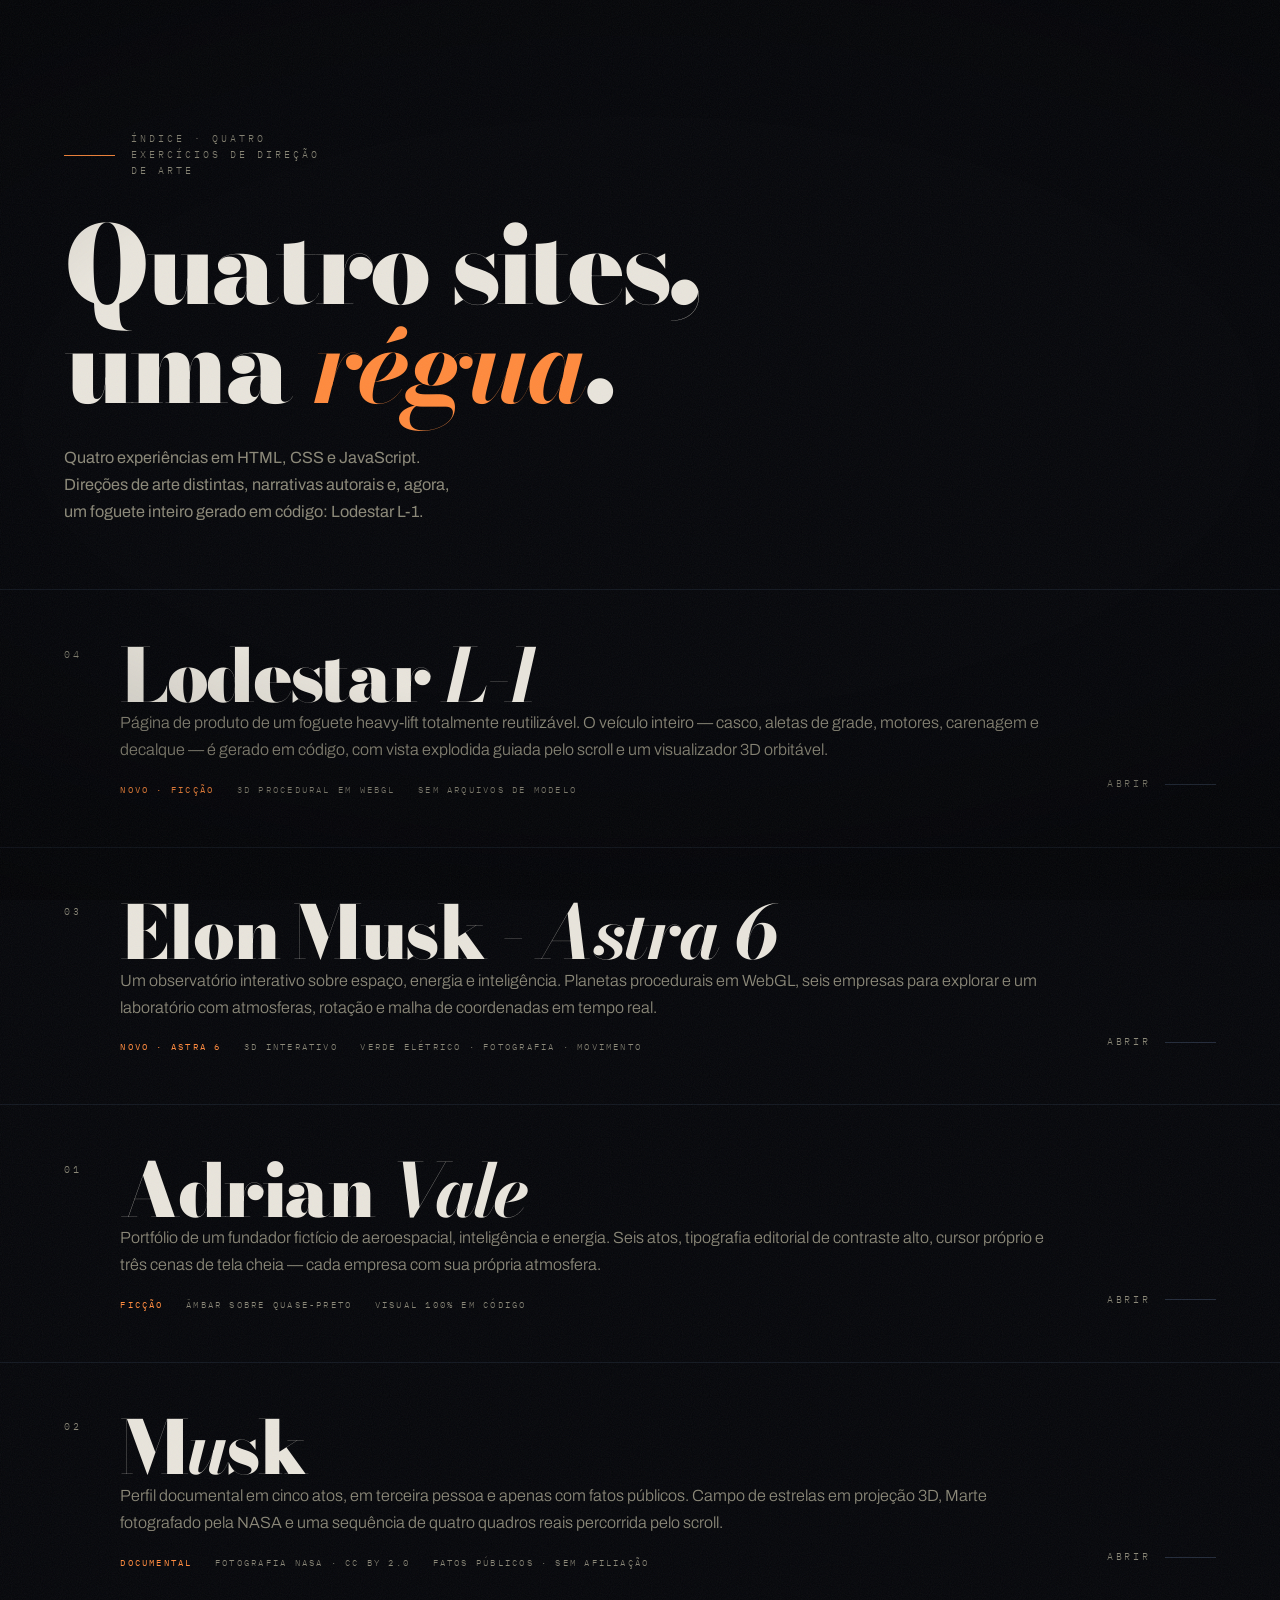
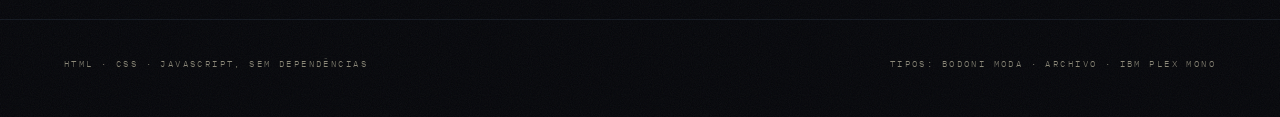
<file: index.html>
<!DOCTYPE html>
<html lang="pt-BR">
<head>
<meta charset="UTF-8">
<meta name="viewport" content="width=device-width, initial-scale=1">
<title>Índice — Experimentos de direção de arte</title>
<meta name="description" content="Experimentos de direção de arte: Lodestar L-1, Elon Musk - Astra 6, Adrian Vale e MUSK.">
<meta name="color-scheme" content="dark">
<link rel="preconnect" href="https://fonts.googleapis.com">
<link rel="preconnect" href="https://fonts.gstatic.com" crossorigin>
<link href="https://fonts.googleapis.com/css2?family=Bodoni+Moda:ital,opsz,wght@0,6..96,700;0,6..96,900;1,6..96,700&family=Archivo:wght@300;400&family=IBM+Plex+Mono:wght@300;400&display=swap" rel="stylesheet">
<style>
/* ==============================================================
   INDICE - porta de entrada dos dois projetos
   ============================================================== */

:root{
  --void:  #06070b;
  --deep:  #0b0d14;
  --ink:   #e9e5dc;
  --dim:   #8b8878;
  --burn:  #ff8a3d;
  --line:      rgba(61,74,99,.55);
  --line-soft: rgba(61,74,99,.26);

  --display: "Bodoni Moda", "Didot", Georgia, serif;
  --body:    "Archivo", "Helvetica Neue", Arial, sans-serif;
  --tele:    "IBM Plex Mono", ui-monospace, "Courier New", monospace;

  --exp: cubic-bezier(.16,1,.3,1);
  --pad: clamp(1.25rem, 5vw, 6rem);
}

*,*::before,*::after{ box-sizing:border-box; }

html{ background:var(--void); -webkit-text-size-adjust:100%; }

body{
  margin:0;
  min-height:100svh;
  background:var(--void);
  color:var(--ink);
  font-family:var(--body);
  font-weight:300;
  font-size:clamp(1rem,.68rem + .42vw,1.075rem);
  line-height:1.66;
  overflow-x:hidden;
  display:flex; flex-direction:column;
  -webkit-font-smoothing:antialiased;
  -moz-osx-font-smoothing:grayscale;
}

::selection{ background:var(--burn); color:var(--void); }
:focus-visible{ outline:2px solid var(--burn); outline-offset:6px; }

h1,h2,h3,p{ margin:0; font-weight:400; }
img{ display:block; }
a{ color:inherit; text-decoration:none; }

/* -- textura ---------------------------------------------------- */

.grain,.vignette{ position:fixed; pointer-events:none; }

.grain{
  inset:-120%; z-index:9999;
  background-image:url("data:image/svg+xml;utf8,%3Csvg xmlns='http://www.w3.org/2000/svg' width='320' height='320'%3E%3Cfilter id='g'%3E%3CfeTurbulence type='fractalNoise' baseFrequency='0.9' numOctaves='4' stitchTiles='stitch'/%3E%3CfeComponentTransfer%3E%3CfeFuncA type='linear' slope='0.06'/%3E%3C/feComponentTransfer%3E%3C/filter%3E%3Crect width='320' height='320' filter='url(%23g)'/%3E%3C/svg%3E");
  animation:grain-shift 900ms steps(1) infinite;
  will-change:transform;
}
@keyframes grain-shift{
  0%{transform:translate3d(0,0,0)}      20%{transform:translate3d(-4%,3%,0)}
  40%{transform:translate3d(3%,-4%,0)}  60%{transform:translate3d(-3%,-2%,0)}
  80%{transform:translate3d(4%,2%,0)}   100%{transform:translate3d(0,0,0)}
}

.vignette{
  inset:0; z-index:9998;
  background:radial-gradient(120% 82% at 50% 46%, transparent 40%, rgba(0,0,0,.28) 74%, rgba(0,0,0,.55) 100%);
}

/* -- cabecalho -------------------------------------------------- */

.tele{
  font-family:var(--tele); font-weight:300;
  font-size:.62rem; letter-spacing:.3em; text-transform:uppercase;
  color:var(--dim);
}

header{
  padding:clamp(3.5rem,11vh,7rem) var(--pad) clamp(2.5rem,7vh,4.5rem);
  position:relative; z-index:5;
}

.eyebrow{ display:flex; align-items:center; gap:1rem; }
.eyebrow::before{
  content:""; width:clamp(28px,4vw,64px); height:1px;
  background:var(--burn); flex:none;
}

header h1{
  margin-top:clamp(1.6rem,4vh,2.6rem);
  font-family:var(--display); font-weight:900;
  font-size:clamp(2.6rem,8.4vw,7.5rem);
  line-height:.92; letter-spacing:-.035em;
  max-width:14ch;
}
header h1 em{ font-style:italic; color:var(--burn); font-weight:700; }

header p{
  margin-top:clamp(1.4rem,3.5vh,2.2rem);
  max-width:44ch; color:var(--dim);
}

/* -- lista de projetos ------------------------------------------ */

.index{
  position:relative; z-index:5;
  border-top:1px solid var(--line-soft);
  margin-top:auto;
}

.row{
  position:relative;
  display:block;
  border-bottom:1px solid var(--line-soft);
  overflow:hidden;
  isolation:isolate;
}

/* plano de fundo que acende no hover */
.row .bg{
  position:absolute; inset:0; z-index:0;
  opacity:0;
  transition:opacity 900ms var(--exp);
  pointer-events:none;
}
.row .bg img{
  width:100%; height:100%;
  object-fit:cover; object-position:64% 50%;
  filter:grayscale(1) contrast(1.3) brightness(.42);
  transform:scale(1.08);
  transition:transform 1600ms var(--exp);
}
.row .bg::after{
  content:""; position:absolute; inset:0;
  background:
    linear-gradient(90deg, var(--void) 6%, rgba(6,7,11,.82) 42%, rgba(6,7,11,.45) 100%),
    radial-gradient(90% 120% at 8% 50%, rgba(255,138,61,.10), transparent 60%);
}
.row:hover .bg,.row:focus-visible .bg{ opacity:1; }
.row:hover .bg img{ transform:scale(1); }

/* a variante sem foto: luz e geometria */
.row .bg--art{
  background:
    radial-gradient(70% 130% at 78% 50%, rgba(255,138,61,.16), transparent 62%),
    linear-gradient(90deg, var(--void), var(--deep));
}
.row .bg--art svg{
  position:absolute; right:clamp(1rem,7vw,9rem); top:50%;
  translate:0 -50%;
  width:clamp(180px,26vw,340px); height:auto;
  opacity:.55;
}
.row .bg--art circle,.row .bg--art ellipse{ fill:none; stroke:rgba(255,138,61,.5); }

.row-inner{
  position:relative; z-index:2;
  display:grid;
  grid-template-columns:auto 1fr auto;
  align-items:center;
  gap:clamp(1rem,3vw,3rem);
  padding:clamp(2rem,5.5vh,3.4rem) var(--pad);
  transition:transform 900ms var(--exp);
}
.row:hover .row-inner{ transform:translateX(clamp(4px,1vw,18px)); }

.row .no{
  font-family:var(--tele); font-size:.62rem; letter-spacing:.3em;
  color:var(--dim);
  transition:color 700ms var(--exp);
  align-self:start;
  padding-top:.7em;
}
.row:hover .no{ color:var(--burn); }

.row h2{
  font-family:var(--display); font-weight:900;
  font-size:clamp(2rem,6.4vw,4.6rem);
  line-height:.96; letter-spacing:-.035em;
}
.row h2 em{ font-style:italic; font-weight:700; }

.row .sub{
  margin-top:.7rem;
  color:var(--dim);
  font-size:clamp(.92rem,.85rem + .2vw,1.02rem);
  max-width:52ch;
}
.row .meta{
  margin-top:1.1rem;
  display:flex; flex-wrap:wrap; gap:.4rem 1.4rem;
  font-family:var(--tele); font-size:.58rem;
  letter-spacing:.24em; text-transform:uppercase; color:var(--dim);
}
.row .meta b{ color:var(--burn); font-weight:400; }

.row .go{
  display:flex; align-items:center; gap:.9rem;
  font-family:var(--tele); font-size:.6rem;
  letter-spacing:.28em; text-transform:uppercase;
  color:var(--dim); white-space:nowrap;
  align-self:end; padding-bottom:.5em;
  transition:color 700ms var(--exp);
}
.row:hover .go{ color:var(--ink); }
.row .go i{
  display:block; width:clamp(28px,4vw,62px); height:1px;
  background:var(--line);
  transform-origin:0 50%;
  transition:transform 900ms var(--exp), background-color 700ms var(--exp);
}
.row:hover .go i{ transform:scaleX(1.5); background:var(--burn); }

@media (max-width:760px){
  .row-inner{ grid-template-columns:auto 1fr; }
  .row .go{ grid-column:2; justify-self:start; margin-top:1.4rem; align-self:auto; padding-bottom:0; }
  .row .bg--art svg{ opacity:.28; }
}

/* -- rodape ------------------------------------------------------ */

footer{
  position:relative; z-index:5;
  padding:clamp(1.6rem,4vh,2.4rem) var(--pad) clamp(2rem,5vh,3rem);
  display:flex; flex-wrap:wrap; gap:.7rem 2.2rem; justify-content:space-between;
  font-family:var(--tele); font-size:.58rem;
  letter-spacing:.26em; text-transform:uppercase; color:var(--dim);
}

/* -- entrada ----------------------------------------------------- */

.rise{
  opacity:0; transform:translateY(26px);
  animation:rise 1000ms var(--exp) forwards;
  animation-delay:var(--delay,0ms);
}
@keyframes rise{ to{ opacity:1; transform:none } }

@media (prefers-reduced-motion:reduce){
  *,*::before,*::after{ animation:none !important; transition:none !important; }
  .rise{ opacity:1; transform:none; }
  .row .bg{ opacity:.35; }
}
</style>
</head>
<body>

<div class="vignette" aria-hidden="true"></div>
<div class="grain" aria-hidden="true"></div>

<header>
  <p class="tele eyebrow rise">Índice · quatro exercícios de direção de arte</p>
  <h1 class="rise" style="--delay:120ms">Quatro sites,<br>uma <em>régua</em>.</h1>
  <p class="rise" style="--delay:240ms">
    Quatro experiências em HTML, CSS e JavaScript. Direções de arte distintas,
    narrativas autorais e, agora, um foguete inteiro gerado em código: Lodestar L-1.
  </p>
</header>

<nav class="index" aria-label="Projetos">

  <a class="row rise" style="--delay:300ms" href="lodestar/">
    <span class="bg bg--art" aria-hidden="true">
      <svg viewBox="0 0 400 400" aria-hidden="true">
        <circle cx="200" cy="200" r="176" stroke-width="1"/>
        <ellipse cx="200" cy="200" rx="176" ry="54" stroke-width="1" transform="rotate(-18 200 200)"/>
        <path d="M200 44 L226 118 L226 284 L174 284 L174 118 Z" fill="none"
              stroke="rgba(255,138,61,.5)" stroke-width="1"/>
        <path d="M174 152 H226 M174 212 H226" fill="none" stroke="rgba(255,138,61,.3)" stroke-width="1"/>
        <path d="M174 284 L156 308 M226 284 L244 308" fill="none" stroke="rgba(255,138,61,.5)" stroke-width="1"/>
        <path d="M150 332 H250" fill="none" stroke="rgba(236,232,225,.2)" stroke-width="1" stroke-dasharray="3 7"/>
        <circle cx="200" cy="200" r="5" fill="#ff8a3d" stroke="none"/>
      </svg>
    </span>

    <span class="row-inner">
      <span class="no">04</span>
      <span>
        <h2>Lodestar <em>L-1</em></h2>
        <span class="sub">
          Página de produto de um foguete heavy-lift totalmente
          reutilizável. O veículo inteiro — casco, aletas de grade,
          motores, carenagem e decalque — é gerado em código, com vista
          explodida guiada pelo scroll e um visualizador 3D orbitável.
        </span>
        <span class="meta">
          <span><b>Novo · Ficção</b></span>
          <span>3D procedural em WebGL</span>
          <span>Sem arquivos de modelo</span>
        </span>
      </span>
      <span class="go">Abrir <i></i></span>
    </span>
  </a>

  <a class="row rise" style="--delay:380ms" href="astra-6/">
    <span class="bg" aria-hidden="true">
      <img src="musk/img/earth-limb.jpg" width="1920" height="1280" alt="" loading="lazy" decoding="async">
    </span>
    <span class="row-inner">
      <span class="no">03</span>
      <span>
        <h2>Elon Musk - <em>Astra 6</em></h2>
        <span class="sub">Um observatório interativo sobre espaço, energia e inteligência.
          Planetas procedurais em WebGL, seis empresas para explorar e um laboratório
          com atmosferas, rotação e malha de coordenadas em tempo real.</span>
        <span class="meta"><span><b>Novo · Astra 6</b></span><span>3D interativo</span><span>Verde elétrico · fotografia · movimento</span></span>
      </span>
      <span class="go">Abrir <i></i></span>
    </span>
  </a>


  <a class="row rise" style="--delay:460ms" href="vale/">
    <span class="bg bg--art" aria-hidden="true">
      <svg viewBox="0 0 400 400" aria-hidden="true">
        <circle cx="200" cy="200" r="176" stroke-width="1"/>
        <circle cx="200" cy="200" r="119" stroke-width="1" transform="rotate(-24 200 200)"/>
        <ellipse cx="200" cy="200" rx="176" ry="62" stroke-width="1" transform="rotate(-24 200 200)"/>
        <ellipse cx="200" cy="200" rx="176" ry="112" stroke-width="1" transform="rotate(38 200 200)"/>
        <circle cx="200" cy="200" r="5" fill="#ff8a3d" stroke="none"/>
      </svg>
    </span>

    <span class="row-inner">
      <span class="no">01</span>
      <span>
        <h2>Adrian <em>Vale</em></h2>
        <span class="sub">
          Portfólio de um fundador fictício de aeroespacial, inteligência
          e energia. Seis atos, tipografia editorial de contraste alto,
          cursor próprio e três cenas de tela cheia — cada empresa com sua
          própria atmosfera.
        </span>
        <span class="meta">
          <span><b>Ficção</b></span>
          <span>Âmbar sobre quase-preto</span>
          <span>Visual 100% em código</span>
        </span>
      </span>
      <span class="go">Abrir <i></i></span>
    </span>
  </a>

  <a class="row rise" style="--delay:540ms" href="musk/">
    <span class="bg" aria-hidden="true">
      <img src="musk/img/launch-streak.jpg" width="1920" height="1280" alt="" loading="lazy" decoding="async">
    </span>

    <span class="row-inner">
      <span class="no">02</span>
      <span>
        <h2>M<em>u</em>sk</h2>
        <span class="sub">
          Perfil documental em cinco atos, em terceira pessoa e apenas com
          fatos públicos. Campo de estrelas em projeção 3D, Marte
          fotografado pela NASA e uma sequência de quatro quadros reais
          percorrida pelo scroll.
        </span>
        <span class="meta">
          <span><b>Documental</b></span>
          <span>Fotografia NASA · CC BY 2.0</span>
          <span>Fatos públicos · sem afiliação</span>
        </span>
      </span>
      <span class="go">Abrir <i></i></span>
    </span>
  </a>

</nav>

<footer>
  <span>HTML · CSS · JavaScript, sem dependências</span>
  <span>Tipos: Bodoni Moda · Archivo · IBM Plex Mono</span>
</footer>

</body>
</html>
</file>
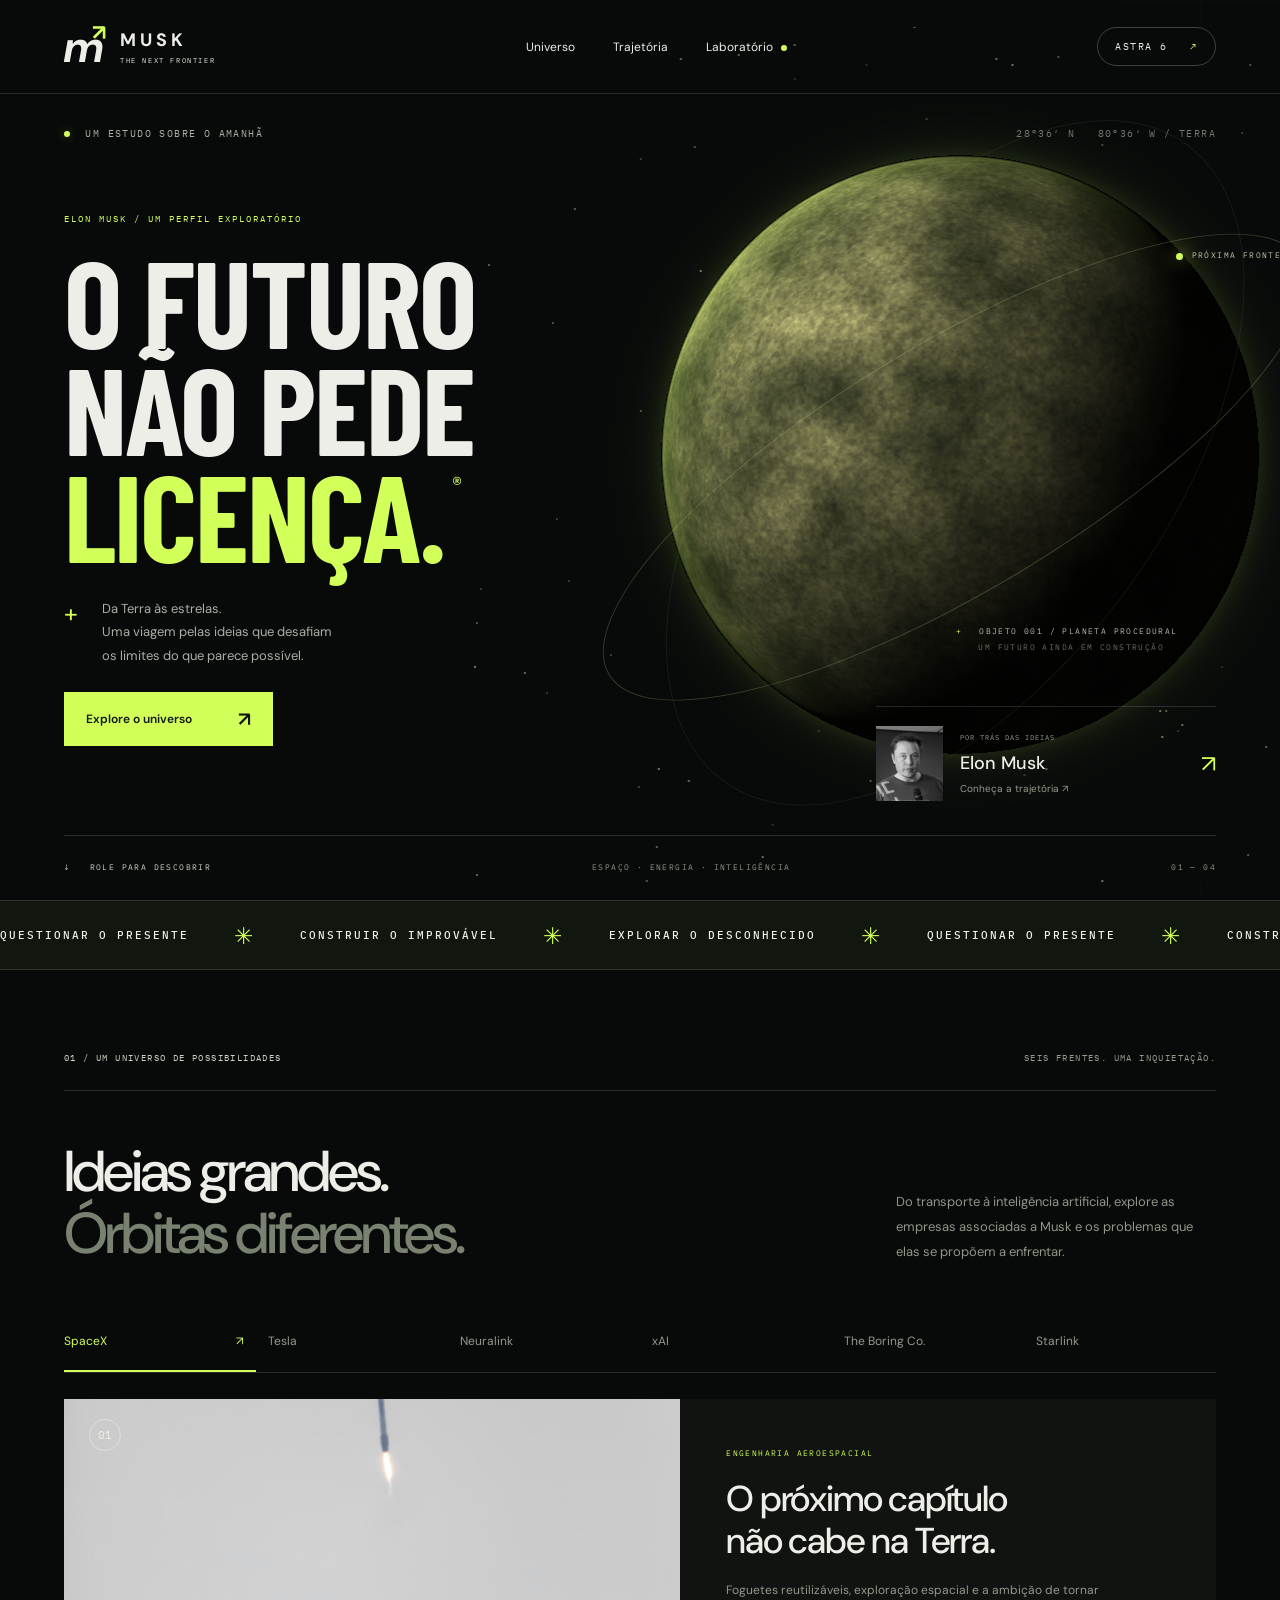
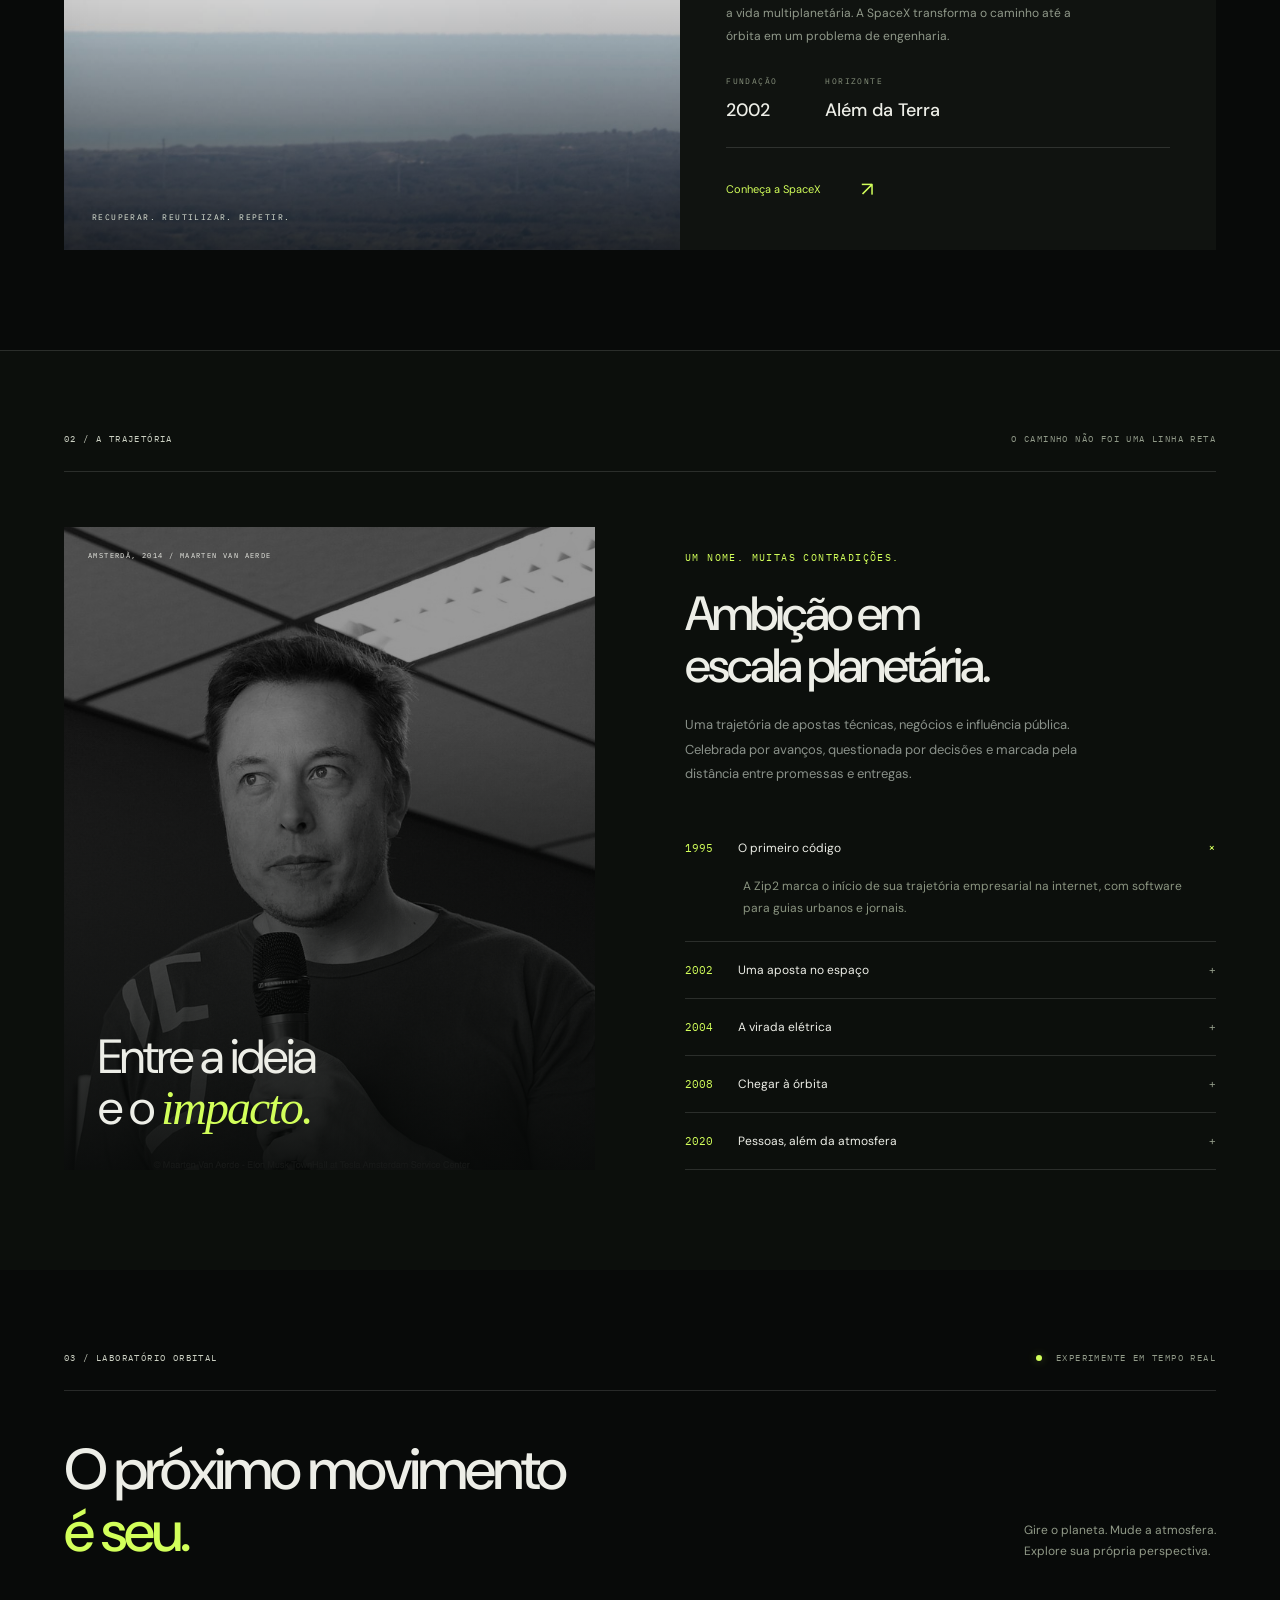
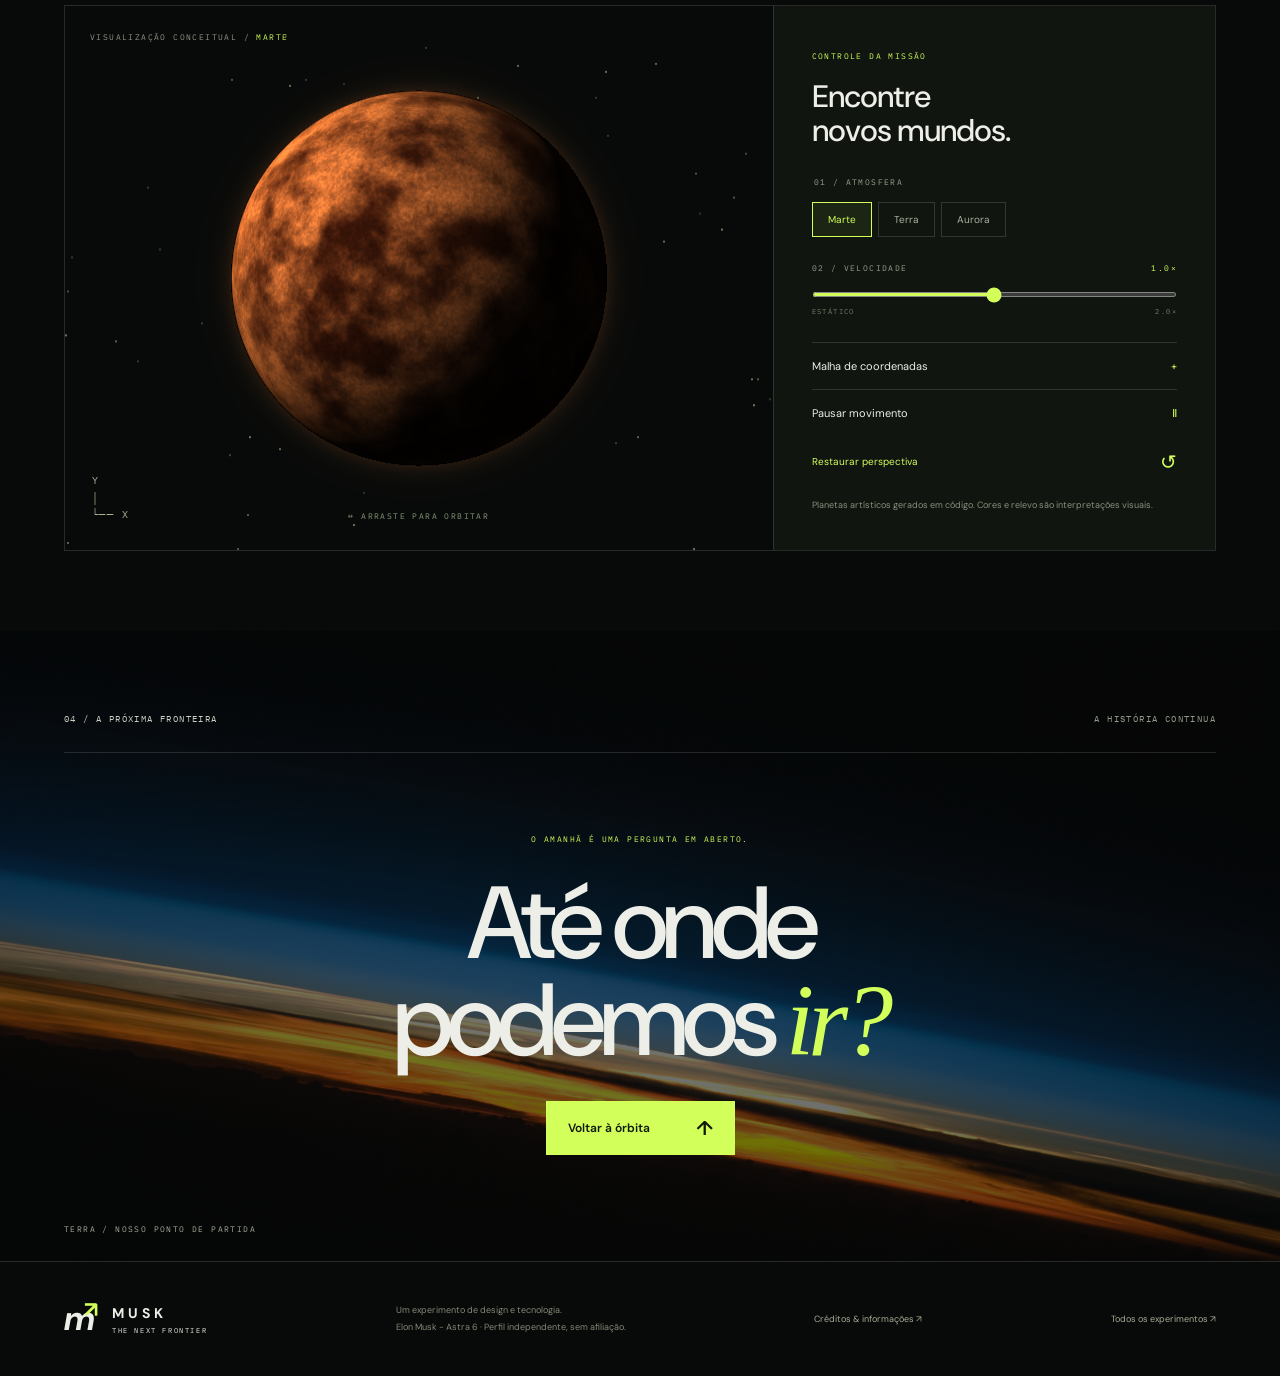
<file: astra-6/index.html>
<!DOCTYPE html>
<html lang="pt-BR">
<head>
<meta charset="UTF-8">
<meta name="viewport" content="width=device-width, initial-scale=1">
<meta name="theme-color" content="#080a09">
<meta name="description" content="Elon Musk - Astra 6. Uma experiência interativa sobre espaço, energia e as ideias que tentam redesenhar o amanhã.">
<title>Elon Musk - Astra 6</title>
<link rel="stylesheet" href="style.css">
<script src="app.js" defer></script>
</head>
<body>
<a class="skip" href="#universo">Pular para o conteúdo</a>
<div class="progress" aria-hidden="true"></div>
<header class="header">
<a class="brand" href="#inicio" aria-label="Musk, início"><span class="brand-icon">m<span>↗</span></span><span>MUSK<span class="brand-edition">THE NEXT FRONTIER</span></span></a>
<nav aria-label="Navegação principal"><a href="#universo">Universo</a><a href="#trajetoria">Trajetória</a><a href="#laboratorio">Laboratório <span class="nav-dot"></span></a></nav>
<a class="edition" href="../index.html">ASTRA 6 <span>↗</span></a>
</header>
<main>
<section id="inicio" class="hero">
<div class="hero-grid" aria-hidden="true"></div>
<div class="hero-top mono"><span><i class="live-dot"></i> UM ESTUDO SOBRE O AMANHÃ</span><span class="hero-coordinate">28°36′ N &nbsp; 80°36′ W / TERRA</span></div>
<div class="planet-scene" id="hero-scene" aria-hidden="true"><div class="planet-fallback"></div><canvas id="planet"></canvas><div class="orbit orbit-one"></div><div class="orbit orbit-two"></div><div class="orbit-marker"><i></i><span class="mono">PRÓXIMA FRONTEIRA</span></div></div>
<div class="hero-copy"><p class="eyebrow">ELON MUSK / UM PERFIL EXPLORATÓRIO</p><h1>O FUTURO<br>NÃO PEDE<br><span>LICENÇA.</span><sup>®</sup></h1><div class="hero-description"><span class="cross">+</span><p>Da Terra às estrelas.<br>Uma viagem pelas ideias que desafiam<br>os limites do que parece possível.</p></div><a class="button primary" href="#universo">Explore o universo <span>↗</span></a></div>
<div class="hero-note mono"><span class="tiny-cross">+</span> OBJETO 001 / PLANETA PROCEDURAL<br><span>UM FUTURO AINDA EM CONSTRUÇÃO</span></div>
<a class="portrait-label" href="#trajetoria"><img src="../musk/img/pose-1.jpg" alt="Elon Musk em evento da Tesla em Amsterdã, 2014" width="1280" height="853"><span><small class="mono">POR TRÁS DAS IDEIAS</small><strong>Elon Musk</strong><small>Conheça a trajetória ↗</small></span><span class="portrait-arrow">↗</span></a>
<div class="hero-bottom mono"><a href="#universo">↓ &nbsp; ROLE PARA DESCOBRIR</a><span>ESPAÇO · ENERGIA · INTELIGÊNCIA</span><span>01 — 04</span></div>
</section>
<div class="ticker" aria-hidden="true"><div>QUESTIONAR O PRESENTE <span>✳</span> CONSTRUIR O IMPROVÁVEL <span>✳</span> EXPLORAR O DESCONHECIDO <span>✳</span> QUESTIONAR O PRESENTE <span>✳</span> CONSTRUIR O IMPROVÁVEL <span>✳</span> EXPLORAR O DESCONHECIDO <span>✳</span></div></div>
<section class="universe section" id="universo">
<div class="section-top mono"><span>01 / UM UNIVERSO DE POSSIBILIDADES</span><span>SEIS FRENTES. UMA INQUIETAÇÃO.</span></div>
<div class="section-heading reveal"><h2>Ideias grandes.<br><span>Órbitas diferentes.</span></h2><p>Do transporte à inteligência artificial, explore as empresas associadas a Musk e os problemas que elas se propõem a enfrentar.</p></div>
<div class="company-tabs" role="tablist" aria-label="Empresas"><button role="tab" id="tab-spacex" aria-selected="true" aria-controls="company-panel" data-company="spacex">SpaceX <span>↗</span></button><button role="tab" id="tab-tesla" aria-selected="false" aria-controls="company-panel" tabindex="-1" data-company="tesla">Tesla <span>↗</span></button><button role="tab" id="tab-neuralink" aria-selected="false" aria-controls="company-panel" tabindex="-1" data-company="neuralink">Neuralink <span>↗</span></button><button role="tab" id="tab-xai" aria-selected="false" aria-controls="company-panel" tabindex="-1" data-company="xai">xAI <span>↗</span></button><button role="tab" id="tab-boring" aria-selected="false" aria-controls="company-panel" tabindex="-1" data-company="boring">The Boring Co. <span>↗</span></button><button role="tab" id="tab-starlink" aria-selected="false" aria-controls="company-panel" tabindex="-1" data-company="starlink">Starlink <span>↗</span></button></div>
<div class="company-panel" id="company-panel" role="tabpanel" aria-labelledby="tab-spacex" tabindex="0">
<div class="company-art" data-art="spacex"><img id="company-image" src="../musk/img/booster-landing.jpg" alt="Primeiro estágio de um foguete em descida propulsada" width="1200" height="800" loading="lazy"><div class="technical-art" aria-hidden="true"><div class="tech-ring r1"></div><div class="tech-ring r2"></div><div class="tech-ring r3"></div><span class="tech-symbol">ϟ</span><div class="tech-grid"></div></div><span class="art-corner mono" id="art-caption">RECUPERAR. REUTILIZAR. REPETIR.</span><span class="art-number" id="art-number">01</span></div>
<div class="company-copy"><span class="eyebrow" id="company-sector">ENGENHARIA AEROESPACIAL</span><h3 id="company-title">O próximo capítulo<br>não cabe na Terra.</h3><p id="company-description">Foguetes reutilizáveis, exploração espacial e a ambição de tornar a vida multiplanetária. A SpaceX transforma o caminho até a órbita em um problema de engenharia.</p><div class="company-facts"><div><small class="mono" id="fact-label">FUNDAÇÃO</small><strong id="fact-value">2002</strong></div><div><small class="mono">HORIZONTE</small><strong id="company-horizon">Além da Terra</strong></div></div><a id="company-link" class="text-link" href="https://www.spacex.com/" target="_blank" rel="noopener noreferrer">Conheça a SpaceX <span>↗</span></a></div>
</div>
</section>
<section class="journey section" id="trajetoria">
<div class="section-top mono"><span>02 / A TRAJETÓRIA</span><span>O CAMINHO NÃO FOI UMA LINHA RETA</span></div>
<div class="journey-layout"><div class="journey-photo reveal"><img src="../musk/img/pose-3.jpg" alt="Elon Musk falando em encontro da Tesla em 2014" width="1280" height="853" loading="lazy"><span class="photo-caption mono">AMSTERDÃ, 2014 / MAARTEN VAN AERDE</span><div class="photo-title">Entre a ideia<br>e o <em>impacto.</em></div></div><div class="journey-copy"><span class="eyebrow">UM NOME. MUITAS CONTRADIÇÕES.</span><h2>Ambição em<br>escala planetária.</h2><p>Uma trajetória de apostas técnicas, negócios e influência pública. Celebrada por avanços, questionada por decisões e marcada pela distância entre promessas e entregas.</p><div class="timeline"><details open><summary><span>1995</span>O primeiro código <i>+</i></summary><p>A Zip2 marca o início de sua trajetória empresarial na internet, com software para guias urbanos e jornais.</p></details><details><summary><span>2002</span>Uma aposta no espaço <i>+</i></summary><p>Musk funda a SpaceX. A reutilização de foguetes se tornaria uma das principais frentes da empresa.</p></details><details><summary><span>2004</span>A virada elétrica <i>+</i></summary><p>Entra na Tesla como investidor e presidente do conselho. A empresa havia sido fundada em 2003.</p></details><details><summary><span>2008</span>Chegar à órbita <i>+</i></summary><p>O Falcon 1 alcança a órbita na quarta tentativa, após três lançamentos malsucedidos.</p></details><details><summary><span>2020</span>Pessoas, além da atmosfera <i>+</i></summary><p>A missão Demo-2 leva dois astronautas da NASA à Estação Espacial Internacional a bordo da Crew Dragon.</p></details></div></div></div>
</section>
<section class="lab section" id="laboratorio">
<div class="section-top mono"><span>03 / LABORATÓRIO ORBITAL</span><span><i class="live-dot"></i> EXPERIMENTE EM TEMPO REAL</span></div>
<div class="lab-heading"><h2>O próximo movimento<br><span>é seu.</span></h2><p>Gire o planeta. Mude a atmosfera.<br>Explore sua própria perspectiva.</p></div>
<div class="lab-console"><div class="lab-viewport"><div class="lab-grid" aria-hidden="true"></div><canvas id="lab-planet" tabindex="0" role="img" aria-label="Planeta 3D interativo. Arraste ou use as setas esquerda e direita para girar."></canvas><div class="lab-fallback" hidden>Visualização 3D indisponível neste navegador.</div><span class="mono view-tag">VISUALIZAÇÃO CONCEITUAL / <b id="view-name">MARTE</b></span><div class="view-axis mono" aria-hidden="true">Y<br>│<br>└── X</div><span class="drag-hint mono">↔ ARRASTE PARA ORBITAR</span></div><div class="lab-controls"><span class="eyebrow">CONTROLE DA MISSÃO</span><h3>Encontre<br>novos mundos.</h3><fieldset><legend class="mono">01 / ATMOSFERA</legend><div class="world-options"><button data-world="0" aria-pressed="true">Marte</button><button data-world="1" aria-pressed="false">Terra</button><button data-world="2" aria-pressed="false">Aurora</button></div></fieldset><label class="range-label mono" for="rotation">02 / VELOCIDADE <output id="speed-value" for="rotation">1.0×</output></label><input type="range" id="rotation" min="0" max="2" step="0.1" value="1"><div class="range-extremes mono"><span>ESTÁTICO</span><span>2.0×</span></div><button id="wireframe" class="control-button" aria-pressed="false">Malha de coordenadas <span>+</span></button><button id="pause" class="control-button" aria-pressed="false">Pausar movimento <span>Ⅱ</span></button><button id="reset" class="text-link">Restaurar perspectiva <span>↺</span></button><p class="lab-disclaimer">Planetas artísticos gerados em código. Cores e relevo são interpretações visuais.</p></div></div>
</section>
<section class="closing section"><div class="section-top mono"><span>04 / A PRÓXIMA FRONTEIRA</span><span>A HISTÓRIA CONTINUA</span></div><div class="closing-image" aria-hidden="true"></div><div class="closing-content reveal"><span class="eyebrow">O AMANHÃ É UMA PERGUNTA EM ABERTO.</span><h2>Até onde<br>podemos <em>ir?</em></h2><a class="button primary" href="#inicio">Voltar à órbita <span>↑</span></a></div><span class="closing-coordinates mono">TERRA / NOSSO PONTO DE PARTIDA</span></section>
</main>
<footer class="footer"><a class="brand" href="#inicio"><span class="brand-icon">m<span>↗</span></span><span>MUSK<span class="brand-edition">THE NEXT FRONTIER</span></span></a><p>Um experimento de design e tecnologia.<br>Elon Musk - Astra 6 · Perfil independente, sem afiliação.</p><button class="credits-button" id="open-credits">Créditos & informações ↗</button><a class="index-link" href="../index.html">Todos os experimentos ↗</a></footer>
<dialog id="credits"><div class="dialog-top"><span class="eyebrow">SOBRE ESTE EXPERIMENTO</span><button id="close-credits" aria-label="Fechar créditos">✕</button></div><h2>Design que<br>se pode explorar.</h2><p>Uma interpretação editorial do tema Elon Musk. O conteúdo não representa apoio, endosso ou comunicação oficial das pessoas e empresas citadas.</p><h3>Fotografias</h3><p>Retratos: Maarten Van Aerde / Tesla Owners Club Belgium, Amsterdã, 31.01.2014. <a href="https://creativecommons.org/licenses/by/2.0/" target="_blank" rel="noopener noreferrer">CC BY 2.0</a>. Imagens reenquadradas e exibidas em preto e branco.</p><p>Foguete: NASA / Kim Shiflett, KSC-20240130-PH-KLS01_0111. Terra: NASA, ISS023E057948. Lançamento: NASA, KSC-20250115-PH-FMX02_0001. Imagens em domínio público, reutilizadas do projeto MUSK deste repositório.</p><h3>Experiência</h3><p>Planetas procedurais em WebGL, iluminação em tempo real e interação por mouse, toque e teclado. Sem bibliotecas externas. A preferência por movimento reduzido é respeitada.</p></dialog>
</body>
</html>
</file>
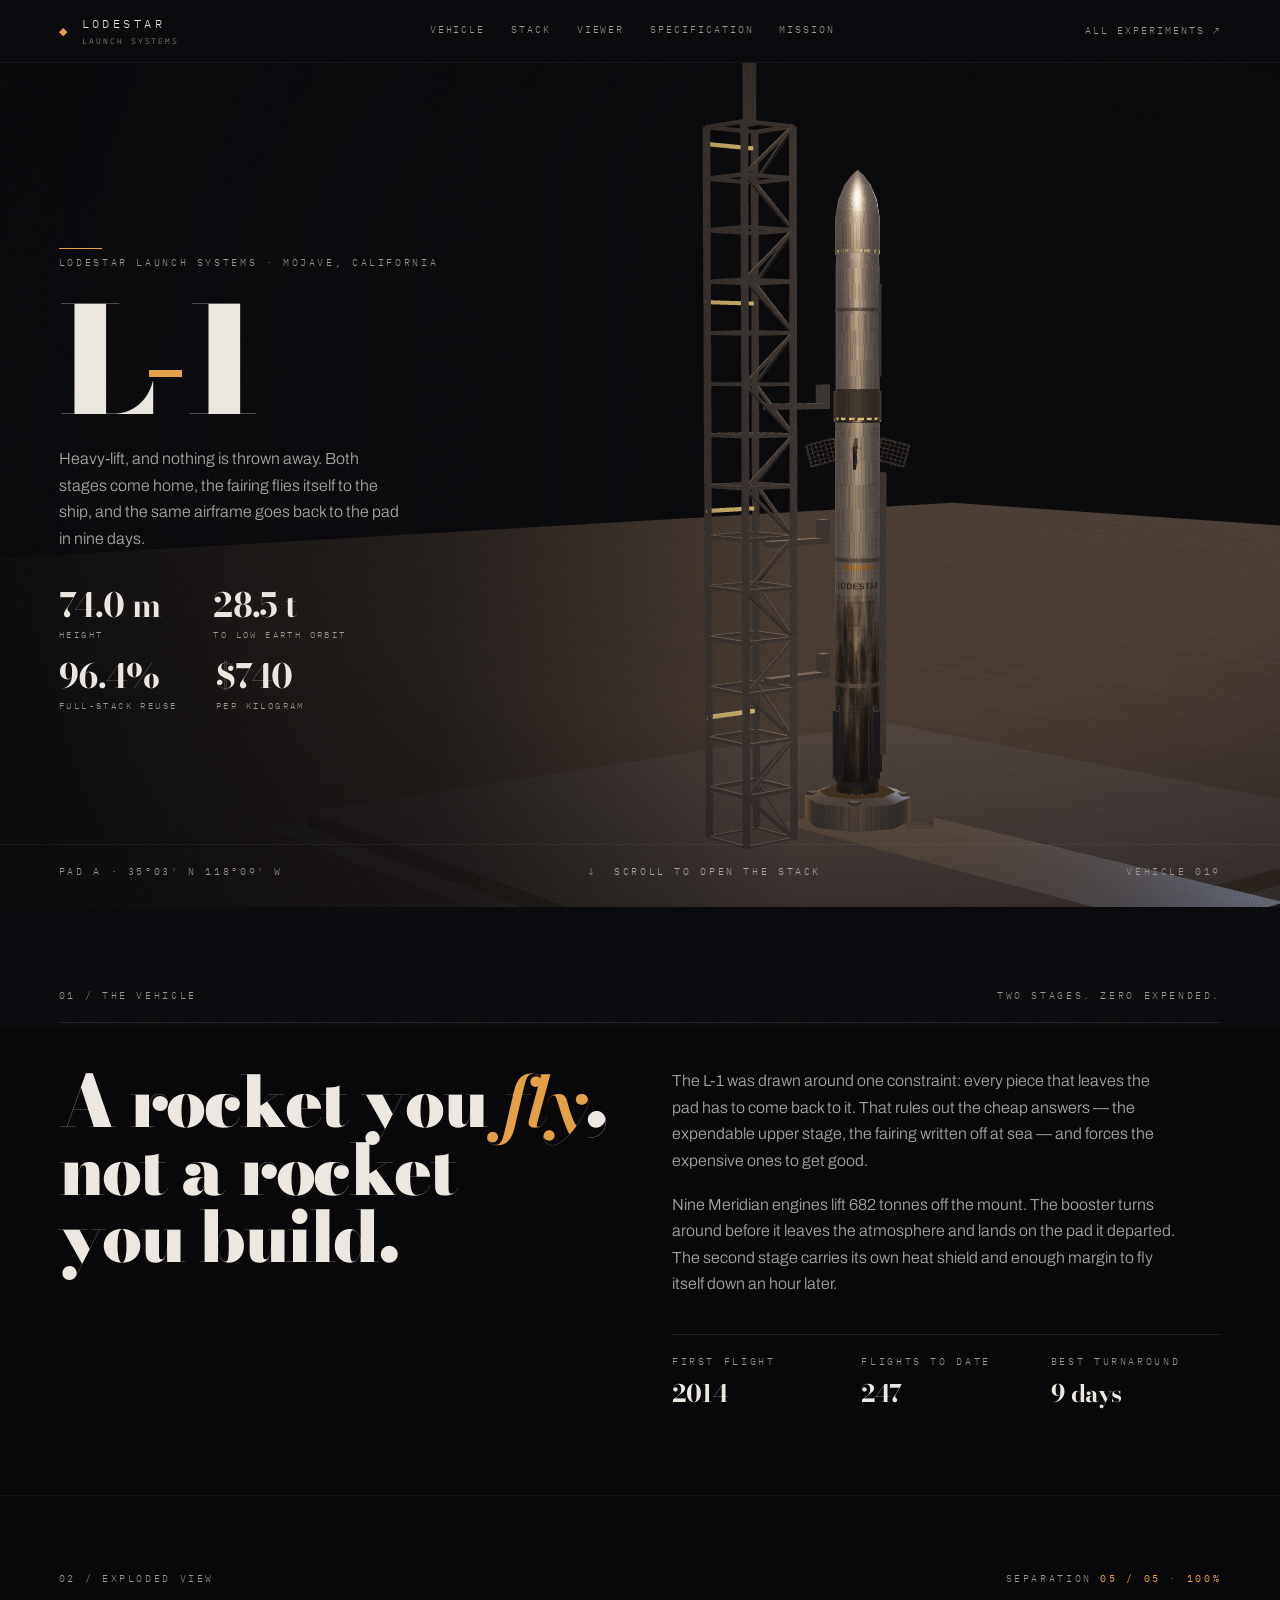
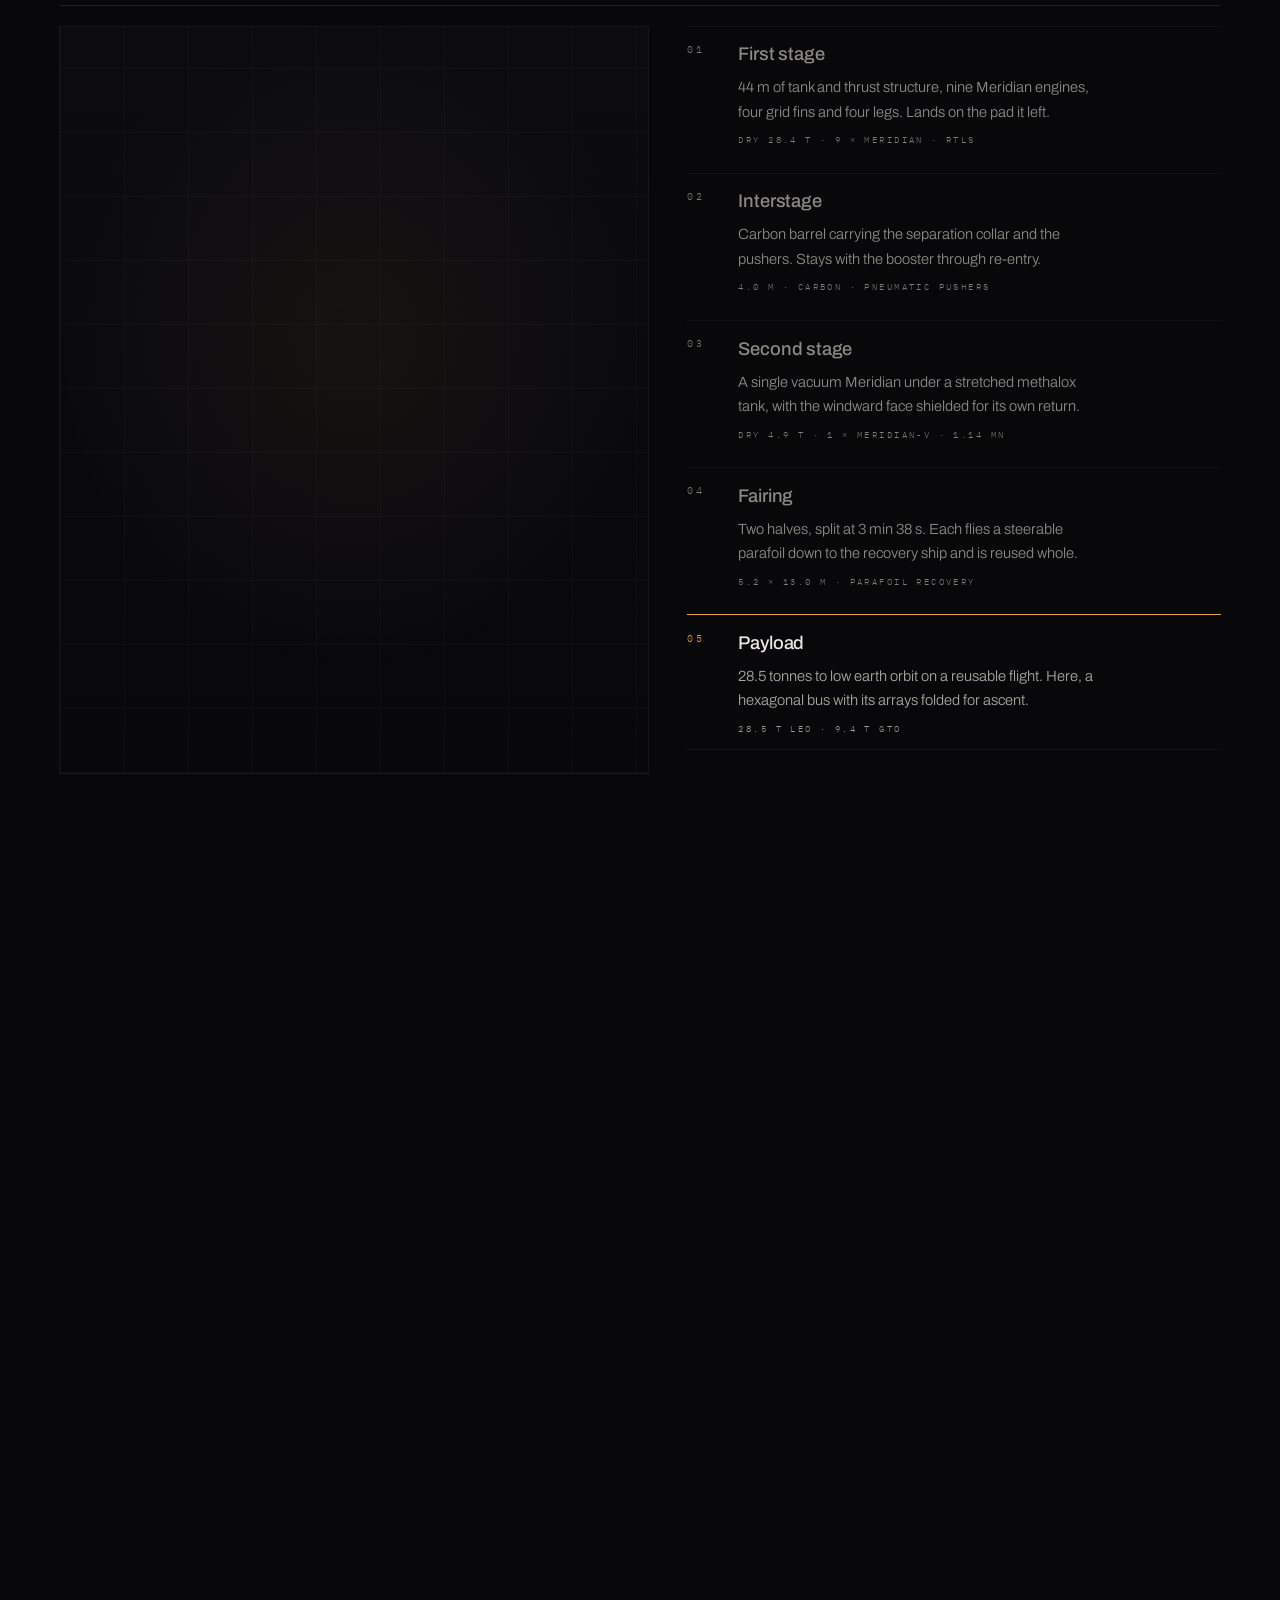
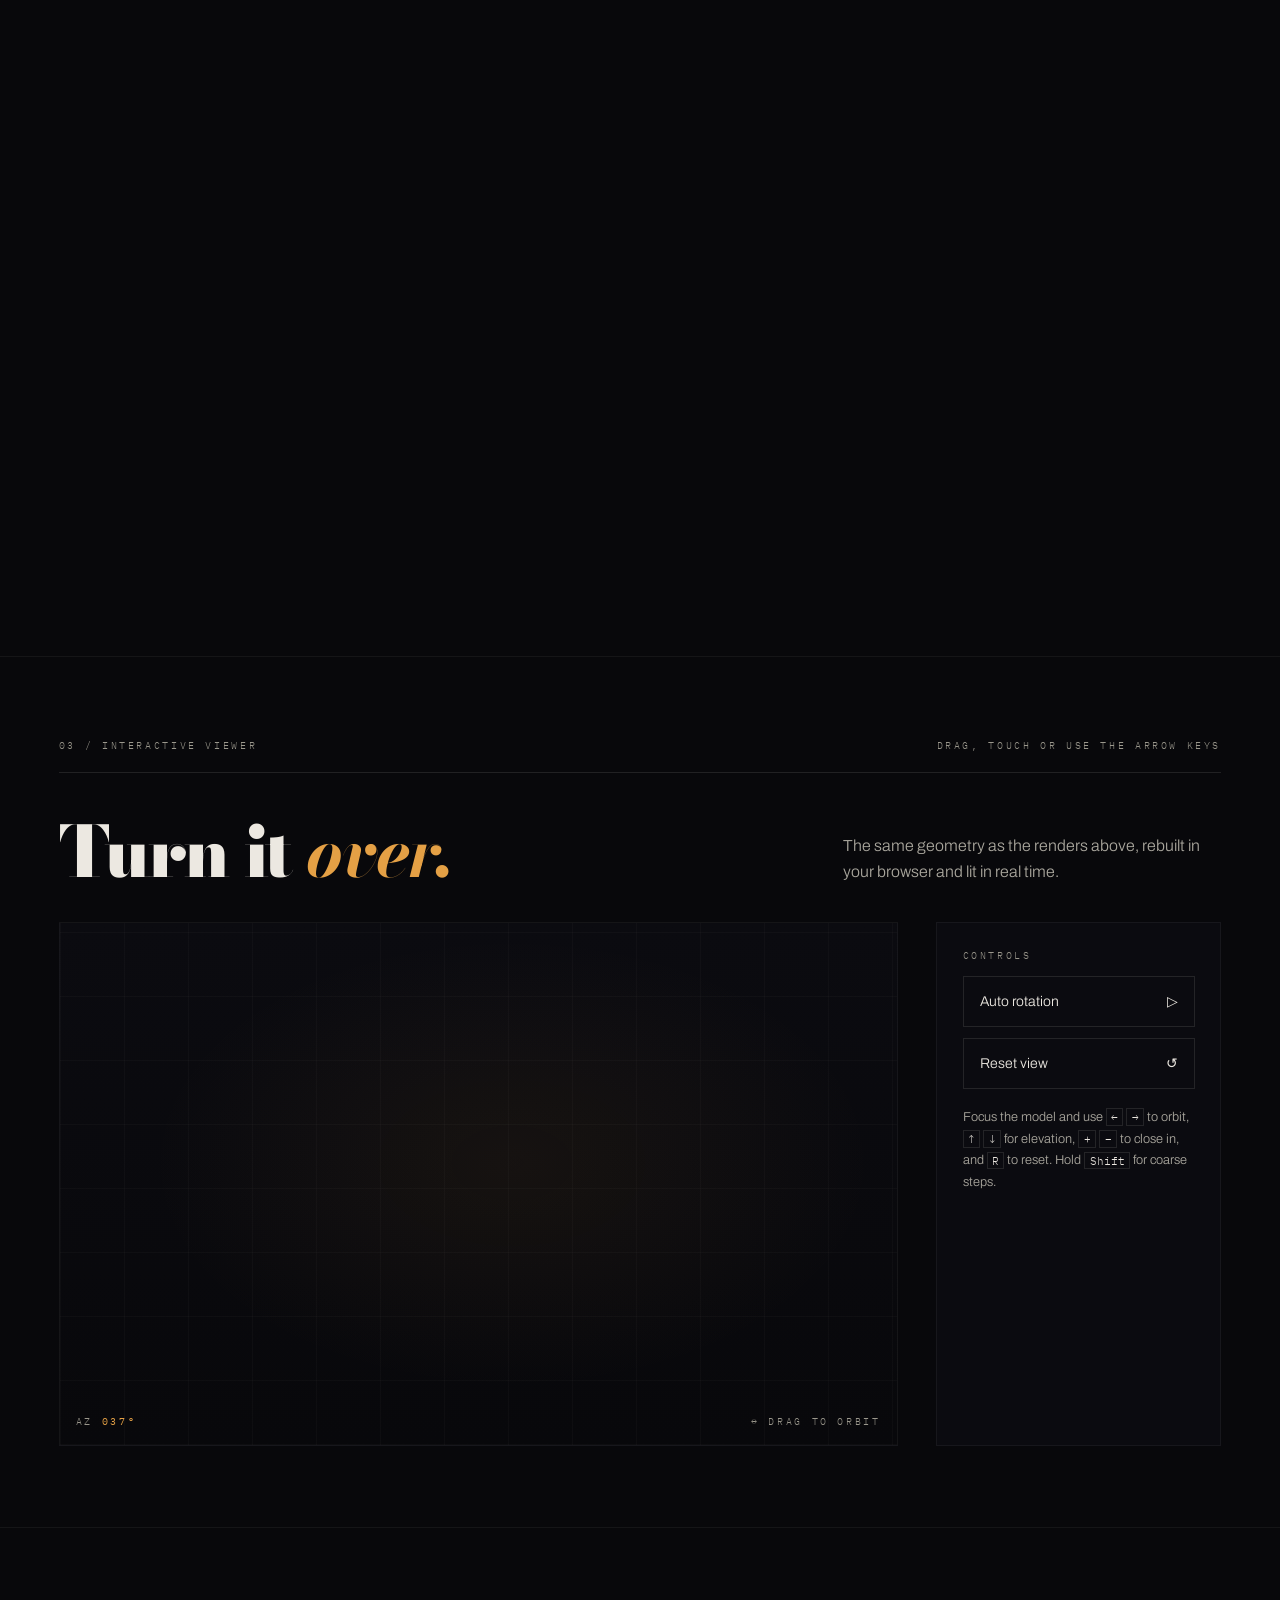
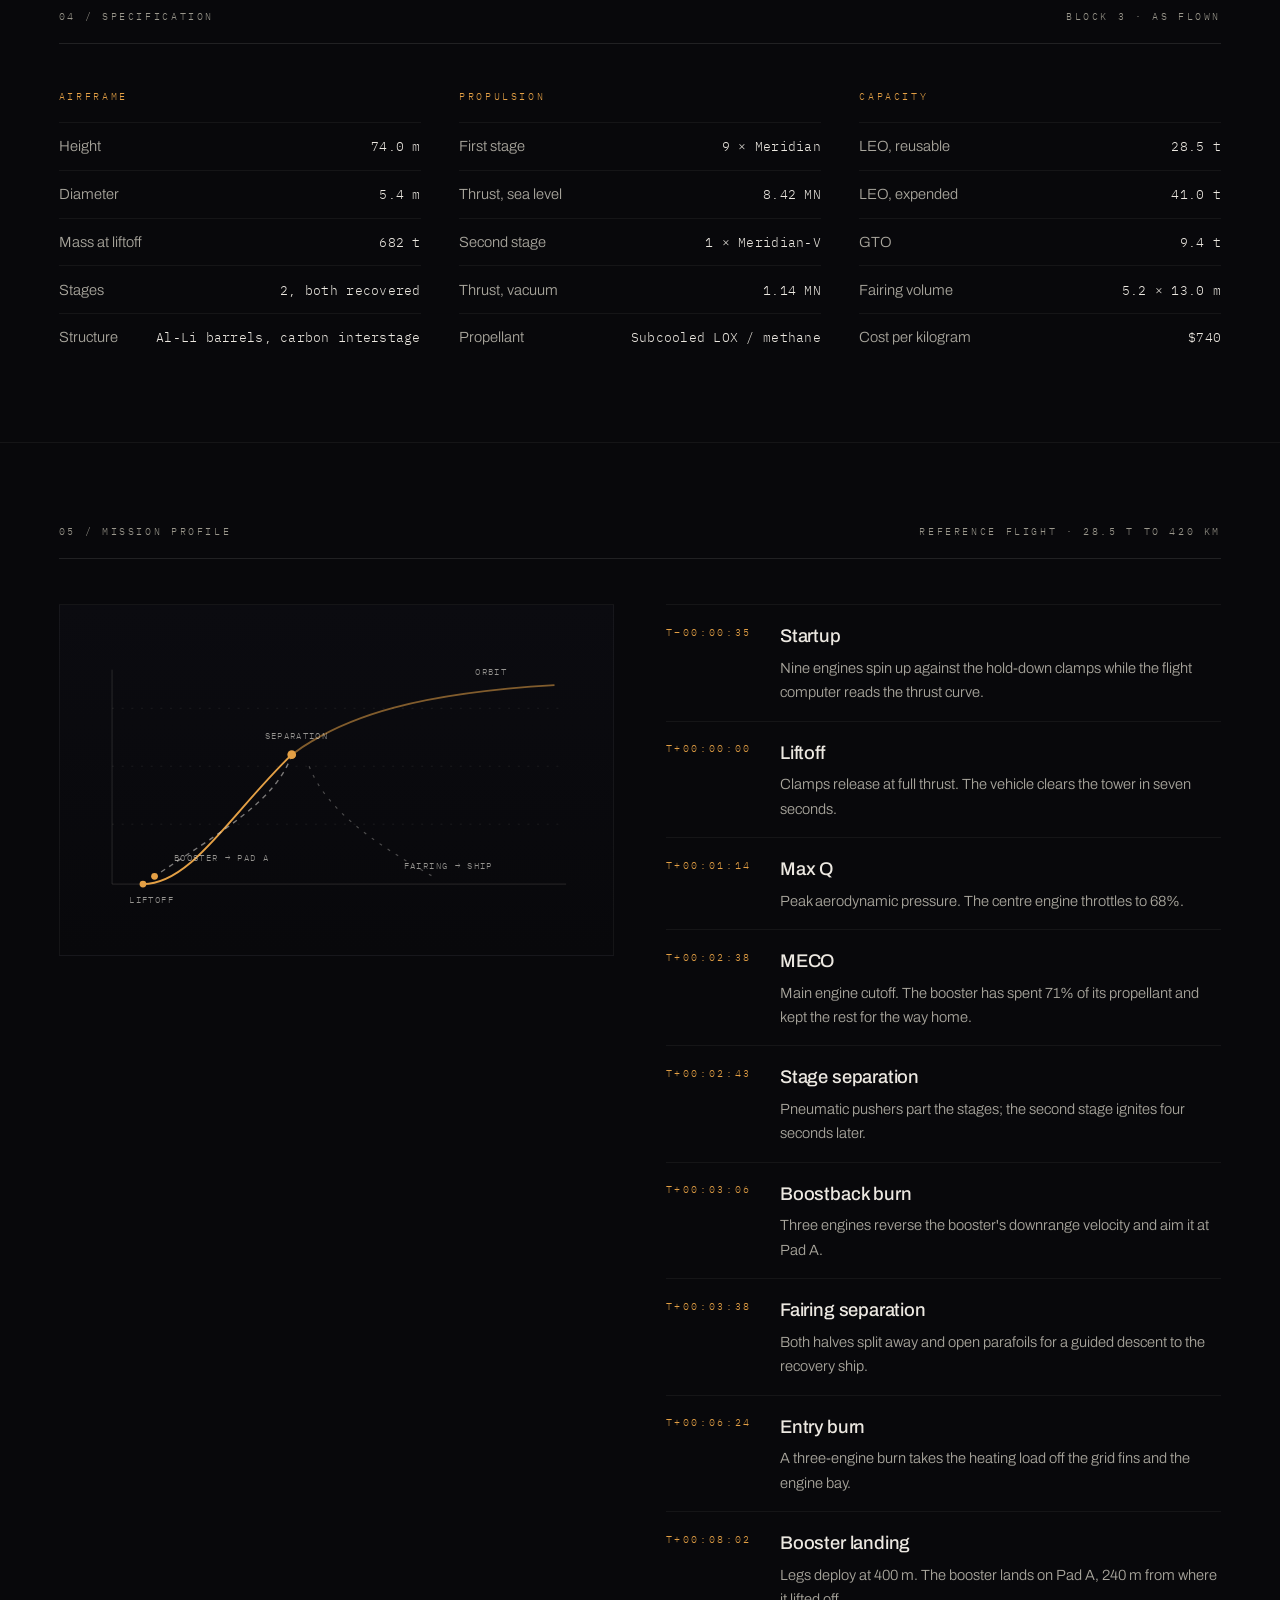
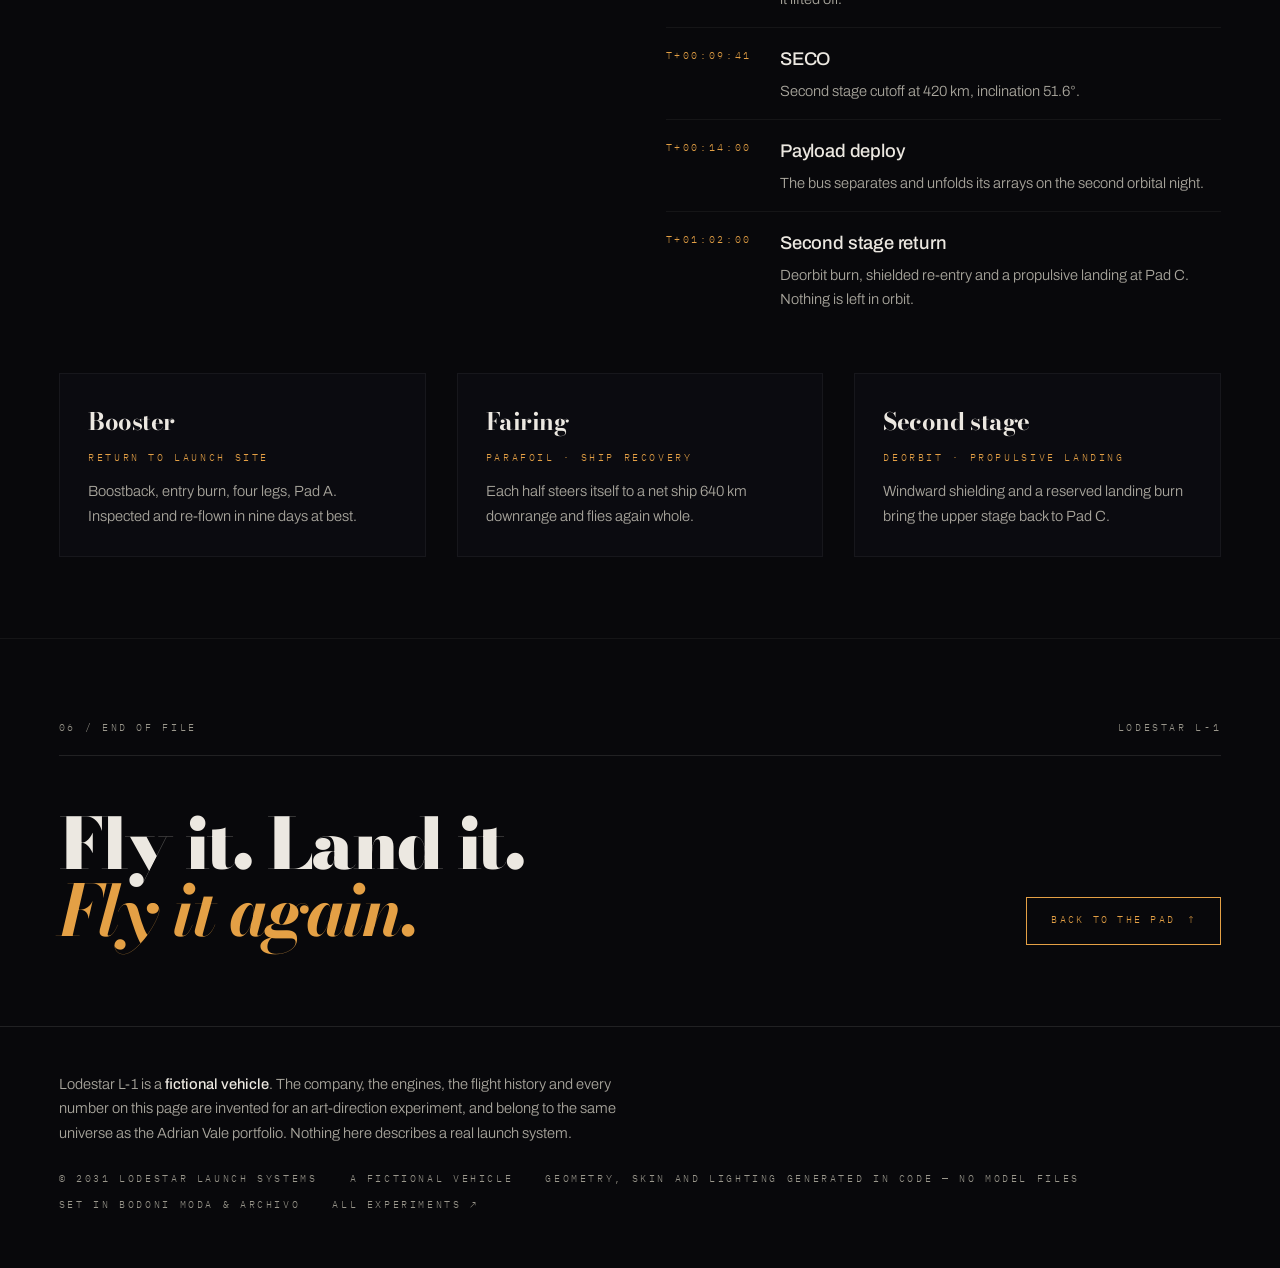
<file: lodestar/index.html>
<!DOCTYPE html>
<html lang="en">
<head>
<meta charset="UTF-8">
<meta name="viewport" content="width=device-width, initial-scale=1">
<meta name="theme-color" content="#08080b">
<meta name="color-scheme" content="dark">
<title>Lodestar L-1 — Fully reusable heavy-lift</title>
<meta name="description" content="Lodestar L-1: a fictional fully reusable heavy-lift launch vehicle. Procedural 3D in plain WebGL — hull, grid fins, engines and fairing generated in code.">
<link rel="icon" href="data:image/svg+xml,%3Csvg xmlns='http://www.w3.org/2000/svg' viewBox='0 0 32 32'%3E%3Crect width='32' height='32' fill='%2308080b'/%3E%3Cpath d='M16 4 L21 14 L21 26 L11 26 L11 14 Z' fill='%23e4a045'/%3E%3C/svg%3E">
<link rel="preconnect" href="https://fonts.googleapis.com">
<link rel="preconnect" href="https://fonts.gstatic.com" crossorigin>
<!-- The webfont sheet is the one render-blocking request worth dodging:
     display=swap means the page paints in the fallback stack either way. -->
<link rel="preload" as="style" href="https://fonts.googleapis.com/css2?family=Bodoni+Moda:ital,opsz,wght@0,6..96,700;0,6..96,900;1,6..96,700&amp;family=Archivo:wght@300;400;500;700&amp;family=IBM+Plex+Mono:wght@300;400&amp;display=swap">
<link rel="stylesheet" href="https://fonts.googleapis.com/css2?family=Bodoni+Moda:ital,opsz,wght@0,6..96,700;0,6..96,900;1,6..96,700&amp;family=Archivo:wght@300;400;500;700&amp;family=IBM+Plex+Mono:wght@300;400&amp;display=swap" media="print" onload="this.media='all'">
<noscript><link rel="stylesheet" href="https://fonts.googleapis.com/css2?family=Bodoni+Moda:ital,opsz,wght@0,6..96,700;0,6..96,900;1,6..96,700&amp;family=Archivo:wght@300;400;500;700&amp;family=IBM+Plex+Mono:wght@300;400&amp;display=swap"></noscript>
<link rel="stylesheet" href="style.css">
<script src="app.js" defer></script>
</head>
<body>

<a class="skip" href="#overview">Skip to content</a>
<div class="progress" aria-hidden="true"></div>
<div class="grain" aria-hidden="true"></div>

<header class="topbar">
  <a class="brand" href="#top">
    <span class="brand-mark" aria-hidden="true">◆</span>
    <span>LODESTAR<small>LAUNCH SYSTEMS</small></span>
  </a>
  <nav aria-label="Sections">
    <a href="#overview">Vehicle</a>
    <a href="#stack">Stack</a>
    <a href="#viewer">Viewer</a>
    <a href="#specs">Specification</a>
    <a href="#mission">Mission</a>
  </nav>
  <a class="back" href="../index.html">All experiments <span aria-hidden="true">↗</span></a>
</header>

<main>

<!-- ─────────────────────────────  HERO  ───────────────────────────── -->
<section class="hero" id="top">
  <div class="hero-stage">
    <canvas id="hero-canvas" role="img"
      aria-label="The Lodestar L-1 standing on Pad A at dawn: a 74-metre two-stage rocket with a sooted first stage, four grid fins near the top, nine engine bells over the launch mount, and the service tower to its left."></canvas>
    <div class="fallback" role="img" aria-label="Technical elevation of the Lodestar L-1: first stage, interstage, second stage, fairing and payload stacked bottom to top.">
      <svg viewBox="0 0 120 420" aria-hidden="true">
        <g fill="none" stroke="#e4a045" stroke-width="1" opacity=".8">
          <path d="M60 14 L78 72 L78 300 L72 356 L48 356 L42 300 L42 72 Z"/>
          <path d="M42 120 H78 M42 170 H78 M42 250 H78"/>
          <path d="M42 290 L30 300 L30 346 M78 290 L90 300 L90 346"/>
        </g>
        <g fill="none" stroke="rgba(236,232,225,.38)" stroke-width=".8">
          <path d="M48 356 L48 372 M60 356 L60 376 M72 356 L72 372"/>
          <path d="M26 388 H94"/>
          <path d="M42 96 L22 104 L22 126 L42 132 M78 96 L98 104 L98 126 L78 132"/>
        </g>
      </svg>
      <p>WebGL is unavailable, so the vehicle is drawn as a technical elevation.</p>
    </div>
    <div class="hero-vignette" aria-hidden="true"></div>
  </div>

  <div class="hero-copy">
    <p class="tele eyebrow"><span>Lodestar Launch Systems · Mojave, California</span></p>
    <h1>L<em>-</em>1</h1>
    <p class="lede">
      Heavy-lift, and nothing is thrown away. Both stages come home,
      the fairing flies itself to the ship, and the same airframe goes
      back to the pad in nine days.
    </p>
    <div class="hero-stats">
      <div><b>74.0 m</b><span class="tele">Height</span></div>
      <div><b>28.5 t</b><span class="tele">To low earth orbit</span></div>
      <div><b>96.4%</b><span class="tele">Full-stack reuse</span></div>
      <div><b>$740</b><span class="tele">Per kilogram</span></div>
    </div>
  </div>

  <div class="hero-foot tele">
    <span>Pad A · 35°03′ N 118°09′ W</span>
    <a href="#overview">↓ &nbsp;Scroll to open the stack</a>
    <span>Vehicle 019</span>
  </div>
</section>

<!-- ───────────────────────────  OVERVIEW  ─────────────────────────── -->
<section class="overview section" id="overview">
  <div class="section-top tele">
    <span>01 / The vehicle</span>
    <span>Two stages. Zero expended.</span>
  </div>
  <div class="overview-grid">
    <h2 class="reveal">A rocket you <em>fly</em>,<br>not a rocket<br>you build.</h2>
    <div class="overview-copy reveal">
      <p>
        The L-1 was drawn around one constraint: every piece that leaves
        the pad has to come back to it. That rules out the cheap answers —
        the expendable upper stage, the fairing written off at sea — and
        forces the expensive ones to get good.
      </p>
      <p>
        Nine Meridian engines lift 682 tonnes off the mount. The booster
        turns around before it leaves the atmosphere and lands on the pad
        it departed. The second stage carries its own heat shield and
        enough margin to fly itself down an hour later.
      </p>
      <dl class="overview-facts">
        <div><dt class="tele">First flight</dt><dd>2014</dd></div>
        <div><dt class="tele">Flights to date</dt><dd>247</dd></div>
        <div><dt class="tele">Best turnaround</dt><dd>9 days</dd></div>
      </dl>
    </div>
  </div>
</section>

<!-- ─────────────────────────  EXPLODED VIEW  ──────────────────────── -->
<section class="explode" id="stack">
  <div class="explode-track">
    <div class="explode-sticky">
      <div class="section-top tele">
        <span>02 / Exploded view</span>
        <span class="readout">SEPARATION <b id="readout-step">01 / 05</b> · <b id="readout-value">0%</b></span>
      </div>

      <div class="explode-layout">
        <div class="explode-stage">
          <canvas id="explode-canvas" role="img"
            aria-label="The L-1 stack separating: first stage, interstage, second stage, the two fairing halves and the payload drift apart along the flight axis as the page scrolls."></canvas>
          <div class="fallback" role="img" aria-label="Exploded diagram of the five assemblies of the L-1, separated along the vertical axis.">
            <svg viewBox="0 0 120 460" aria-hidden="true">
              <g fill="none" stroke="#e4a045" stroke-width="1" opacity=".85">
                <path d="M60 10 L74 46 L74 70 L46 70 L46 46 Z"/>
                <path d="M46 96 H74 V150 H46 Z"/>
                <path d="M46 176 H74 V246 H46 Z"/>
                <path d="M46 272 H74 V300 H46 Z"/>
                <path d="M44 326 H76 V436 H44 Z"/>
              </g>
              <g fill="none" stroke="rgba(236,232,225,.3)" stroke-width=".7" stroke-dasharray="2 6">
                <path d="M60 70 V96 M60 150 V176 M60 246 V272 M60 300 V326"/>
              </g>
            </svg>
            <p>WebGL is unavailable. The five assemblies are listed beside this diagram.</p>
          </div>
        </div>

        <div class="explode-side">
          <ol class="stage-list">
            <li class="stage-item is-active" aria-current="step">
              <span class="tele num">01</span>
              <h3>First stage</h3>
              <p>44 m of tank and thrust structure, nine Meridian engines, four grid fins and four legs. Lands on the pad it left.</p>
              <span class="tele spec">Dry 28.4 t · 9 × Meridian · RTLS</span>
            </li>
            <li class="stage-item" aria-current="false">
              <span class="tele num">02</span>
              <h3>Interstage</h3>
              <p>Carbon barrel carrying the separation collar and the pushers. Stays with the booster through re-entry.</p>
              <span class="tele spec">4.0 m · Carbon · Pneumatic pushers</span>
            </li>
            <li class="stage-item" aria-current="false">
              <span class="tele num">03</span>
              <h3>Second stage</h3>
              <p>A single vacuum Meridian under a stretched methalox tank, with the windward face shielded for its own return.</p>
              <span class="tele spec">Dry 4.9 t · 1 × Meridian-V · 1.14 MN</span>
            </li>
            <li class="stage-item" aria-current="false">
              <span class="tele num">04</span>
              <h3>Fairing</h3>
              <p>Two halves, split at 3 min 38 s. Each flies a steerable parafoil down to the recovery ship and is reused whole.</p>
              <span class="tele spec">5.2 × 13.0 m · Parafoil recovery</span>
            </li>
            <li class="stage-item" aria-current="false">
              <span class="tele num">05</span>
              <h3>Payload</h3>
              <p>28.5 tonnes to low earth orbit on a reusable flight. Here, a hexagonal bus with its arrays folded for ascent.</p>
              <span class="tele spec">28.5 t LEO · 9.4 t GTO</span>
            </li>
          </ol>

          <div class="stepper" role="group" aria-label="Separation steps">
            <p class="tele">Reduced motion · choose a frame</p>
            <div class="stepper-buttons">
              <button type="button" data-step="0" aria-pressed="true">Stacked</button>
              <button type="button" data-step="1" aria-pressed="false">Stage sep</button>
              <button type="button" data-step="2" aria-pressed="false">Upper stage</button>
              <button type="button" data-step="3" aria-pressed="false">Fairing</button>
              <button type="button" data-step="4" aria-pressed="false">Payload</button>
            </div>
          </div>
        </div>
      </div>
    </div>
  </div>
</section>

<!-- ────────────────────────────  VIEWER  ──────────────────────────── -->
<section class="viewer section" id="viewer">
  <div class="section-top tele">
    <span>03 / Interactive viewer</span>
    <span>Drag, touch or use the arrow keys</span>
  </div>

  <div class="viewer-heading reveal">
    <h2>Turn it <em>over.</em></h2>
    <p>The same geometry as the renders above, rebuilt in your browser and lit in real time.</p>
  </div>

  <div class="viewer-shell">
    <div class="viewer-stage">
      <canvas id="viewer-canvas" tabindex="0" role="img" aria-describedby="viewer-help"
        aria-label="Interactive 3D model of the Lodestar L-1. Drag with the pointer, or use the left and right arrow keys to orbit, up and down to change elevation, and R to reset the view."></canvas>
      <div class="fallback" role="img" aria-label="Technical elevation of the Lodestar L-1 shown in place of the interactive model.">
        <svg viewBox="0 0 120 420" aria-hidden="true">
          <g fill="none" stroke="#e4a045" stroke-width="1" opacity=".8">
            <path d="M60 14 L78 72 L78 300 L72 356 L48 356 L42 300 L42 72 Z"/>
            <path d="M42 120 H78 M42 170 H78 M42 250 H78"/>
            <path d="M42 290 L30 300 L30 346 M78 290 L90 300 L90 346"/>
          </g>
          <g fill="none" stroke="rgba(236,232,225,.38)" stroke-width=".8">
            <path d="M42 96 L22 104 L22 126 L42 132 M78 96 L98 104 L98 126 L78 132"/>
            <path d="M26 388 H94"/>
          </g>
        </svg>
        <p>WebGL is unavailable in this browser, so the interactive model is replaced by a static elevation.</p>
      </div>
      <span class="viewer-angle tele" aria-hidden="true">AZ <b id="viewer-angle">000°</b></span>
      <span class="viewer-hint tele" aria-hidden="true">↔ drag to orbit</span>
    </div>

    <div class="viewer-controls">
      <p class="tele">Controls</p>
      <button type="button" id="viewer-spin" class="control" aria-pressed="false">Auto rotation <span aria-hidden="true">▷</span></button>
      <button type="button" id="viewer-reset" class="control">Reset view <span aria-hidden="true">↺</span></button>
      <p class="help" id="viewer-help">
        Focus the model and use <kbd>←</kbd> <kbd>→</kbd> to orbit, <kbd>↑</kbd> <kbd>↓</kbd> for elevation,
        <kbd>+</kbd> <kbd>−</kbd> to close in, and <kbd>R</kbd> to reset. Hold <kbd>Shift</kbd> for coarse steps.
      </p>
    </div>
  </div>
</section>

<!-- ────────────────────────────  SPECS  ───────────────────────────── -->
<section class="specs section" id="specs">
  <div class="section-top tele">
    <span>04 / Specification</span>
    <span>Block 3 · as flown</span>
  </div>

  <div class="specs-grid">
    <div class="spec-group reveal">
      <h3 class="tele">Airframe</h3>
      <dl>
        <div><dt>Height</dt><dd>74.0 m</dd></div>
        <div><dt>Diameter</dt><dd>5.4 m</dd></div>
        <div><dt>Mass at liftoff</dt><dd>682 t</dd></div>
        <div><dt>Stages</dt><dd>2, both recovered</dd></div>
        <div><dt>Structure</dt><dd>Al-Li barrels, carbon interstage</dd></div>
      </dl>
    </div>

    <div class="spec-group reveal">
      <h3 class="tele">Propulsion</h3>
      <dl>
        <div><dt>First stage</dt><dd>9 × Meridian</dd></div>
        <div><dt>Thrust, sea level</dt><dd>8.42 MN</dd></div>
        <div><dt>Second stage</dt><dd>1 × Meridian-V</dd></div>
        <div><dt>Thrust, vacuum</dt><dd>1.14 MN</dd></div>
        <div><dt>Propellant</dt><dd>Subcooled LOX / methane</dd></div>
      </dl>
    </div>

    <div class="spec-group reveal">
      <h3 class="tele">Capacity</h3>
      <dl>
        <div><dt>LEO, reusable</dt><dd>28.5 t</dd></div>
        <div><dt>LEO, expended</dt><dd>41.0 t</dd></div>
        <div><dt>GTO</dt><dd>9.4 t</dd></div>
        <div><dt>Fairing volume</dt><dd>5.2 × 13.0 m</dd></div>
        <div><dt>Cost per kilogram</dt><dd>$740</dd></div>
      </dl>
    </div>
  </div>
</section>

<!-- ────────────────────────  MISSION PROFILE  ─────────────────────── -->
<section class="mission section" id="mission">
  <div class="section-top tele">
    <span>05 / Mission profile</span>
    <span>Reference flight · 28.5 t to 420 km</span>
  </div>

  <div class="mission-layout">
    <div class="mission-chart reveal">
      <svg viewBox="0 0 520 300" role="img" aria-labelledby="chart-title chart-desc">
        <title id="chart-title">Reference flight profile of the Lodestar L-1</title>
        <desc id="chart-desc">The vehicle climbs from the pad, the booster separates at two minutes thirty-eight and loops back to land at the pad, the fairing halves descend under parafoils to a ship, and the second stage continues to orbit before returning an hour later.</desc>
        <g stroke="rgba(236,232,225,.14)" stroke-width="1">
          <path d="M28 262 H498"/>
          <path d="M28 262 V40" />
        </g>
        <g stroke="rgba(236,232,225,.08)" stroke-width="1" stroke-dasharray="2 8">
          <path d="M28 200 H498 M28 140 H498 M28 80 H498"/>
        </g>
        <path d="M60 262 C 110 262, 150 190, 214 128" fill="none" stroke="#e4a045" stroke-width="2"/>
        <path d="M214 128 C 270 86, 350 64, 486 56" fill="none" stroke="#e4a045" stroke-width="2" opacity=".55"/>
        <path d="M214 128 C 198 176, 140 208, 72 254" fill="none" stroke="rgba(236,232,225,.5)" stroke-width="1.4" stroke-dasharray="5 5"/>
        <path d="M232 140 C 250 186, 300 220, 360 254" fill="none" stroke="rgba(236,232,225,.3)" stroke-width="1.2" stroke-dasharray="3 7"/>
        <g fill="#e4a045">
          <circle cx="60" cy="262" r="3.5"/>
          <circle cx="214" cy="128" r="4.5"/>
          <circle cx="72" cy="254" r="3.5"/>
        </g>
        <g fill="rgba(236,232,225,.62)" font-family="IBM Plex Mono, monospace" font-size="9" letter-spacing="1.4">
          <text x="46" y="282">LIFTOFF</text>
          <text x="186" y="112">SEPARATION</text>
          <text x="330" y="246">FAIRING → SHIP</text>
          <text x="404" y="46">ORBIT</text>
          <text x="92" y="238">BOOSTER → PAD A</text>
        </g>
      </svg>
    </div>

    <ol class="mission-list">
      <li class="reveal"><span class="tele t">T−00:00:35</span><div><h3>Startup</h3><p>Nine engines spin up against the hold-down clamps while the flight computer reads the thrust curve.</p></div></li>
      <li class="reveal"><span class="tele t">T+00:00:00</span><div><h3>Liftoff</h3><p>Clamps release at full thrust. The vehicle clears the tower in seven seconds.</p></div></li>
      <li class="reveal"><span class="tele t">T+00:01:14</span><div><h3>Max Q</h3><p>Peak aerodynamic pressure. The centre engine throttles to 68%.</p></div></li>
      <li class="reveal"><span class="tele t">T+00:02:38</span><div><h3>MECO</h3><p>Main engine cutoff. The booster has spent 71% of its propellant and kept the rest for the way home.</p></div></li>
      <li class="reveal"><span class="tele t">T+00:02:43</span><div><h3>Stage separation</h3><p>Pneumatic pushers part the stages; the second stage ignites four seconds later.</p></div></li>
      <li class="reveal"><span class="tele t">T+00:03:06</span><div><h3>Boostback burn</h3><p>Three engines reverse the booster's downrange velocity and aim it at Pad A.</p></div></li>
      <li class="reveal"><span class="tele t">T+00:03:38</span><div><h3>Fairing separation</h3><p>Both halves split away and open parafoils for a guided descent to the recovery ship.</p></div></li>
      <li class="reveal"><span class="tele t">T+00:06:24</span><div><h3>Entry burn</h3><p>A three-engine burn takes the heating load off the grid fins and the engine bay.</p></div></li>
      <li class="reveal"><span class="tele t">T+00:08:02</span><div><h3>Booster landing</h3><p>Legs deploy at 400 m. The booster lands on Pad A, 240 m from where it lifted off.</p></div></li>
      <li class="reveal"><span class="tele t">T+00:09:41</span><div><h3>SECO</h3><p>Second stage cutoff at 420 km, inclination 51.6°.</p></div></li>
      <li class="reveal"><span class="tele t">T+00:14:00</span><div><h3>Payload deploy</h3><p>The bus separates and unfolds its arrays on the second orbital night.</p></div></li>
      <li class="reveal"><span class="tele t">T+01:02:00</span><div><h3>Second stage return</h3><p>Deorbit burn, shielded re-entry and a propulsive landing at Pad C. Nothing is left in orbit.</p></div></li>
    </ol>
  </div>

  <div class="recovery">
    <article class="reveal"><h3>Booster</h3><p class="tele">RETURN TO LAUNCH SITE</p><p>Boostback, entry burn, four legs, Pad A. Inspected and re-flown in nine days at best.</p></article>
    <article class="reveal"><h3>Fairing</h3><p class="tele">PARAFOIL · SHIP RECOVERY</p><p>Each half steers itself to a net ship 640 km downrange and flies again whole.</p></article>
    <article class="reveal"><h3>Second stage</h3><p class="tele">DEORBIT · PROPULSIVE LANDING</p><p>Windward shielding and a reserved landing burn bring the upper stage back to Pad C.</p></article>
  </div>
</section>

<!-- ───────────────────────────  CLOSING  ──────────────────────────── -->
<section class="closing section">
  <div class="section-top tele"><span>06 / End of file</span><span>Lodestar L-1</span></div>
  <div class="closing-inner reveal">
    <h2>Fly it. Land it.<br><em>Fly it again.</em></h2>
    <a class="button" href="#top">Back to the pad <span aria-hidden="true">↑</span></a>
  </div>
</section>

</main>

<footer class="footer">
  <div class="footer-note">
    <p>
      Lodestar L-1 is a <strong>fictional vehicle</strong>. The company, the engines,
      the flight history and every number on this page are invented for an art-direction
      experiment, and belong to the same universe as the Adrian Vale portfolio.
      Nothing here describes a real launch system.
    </p>
  </div>
  <div class="colophon tele">
    <span>© 2031 Lodestar Launch Systems</span>
    <span>A fictional vehicle</span>
    <span>Geometry, skin and lighting generated in code — no model files</span>
    <span>Set in Bodoni Moda &amp; Archivo</span>
    <a href="../index.html">All experiments ↗</a>
  </div>
</footer>

</body>
</html>
</file>
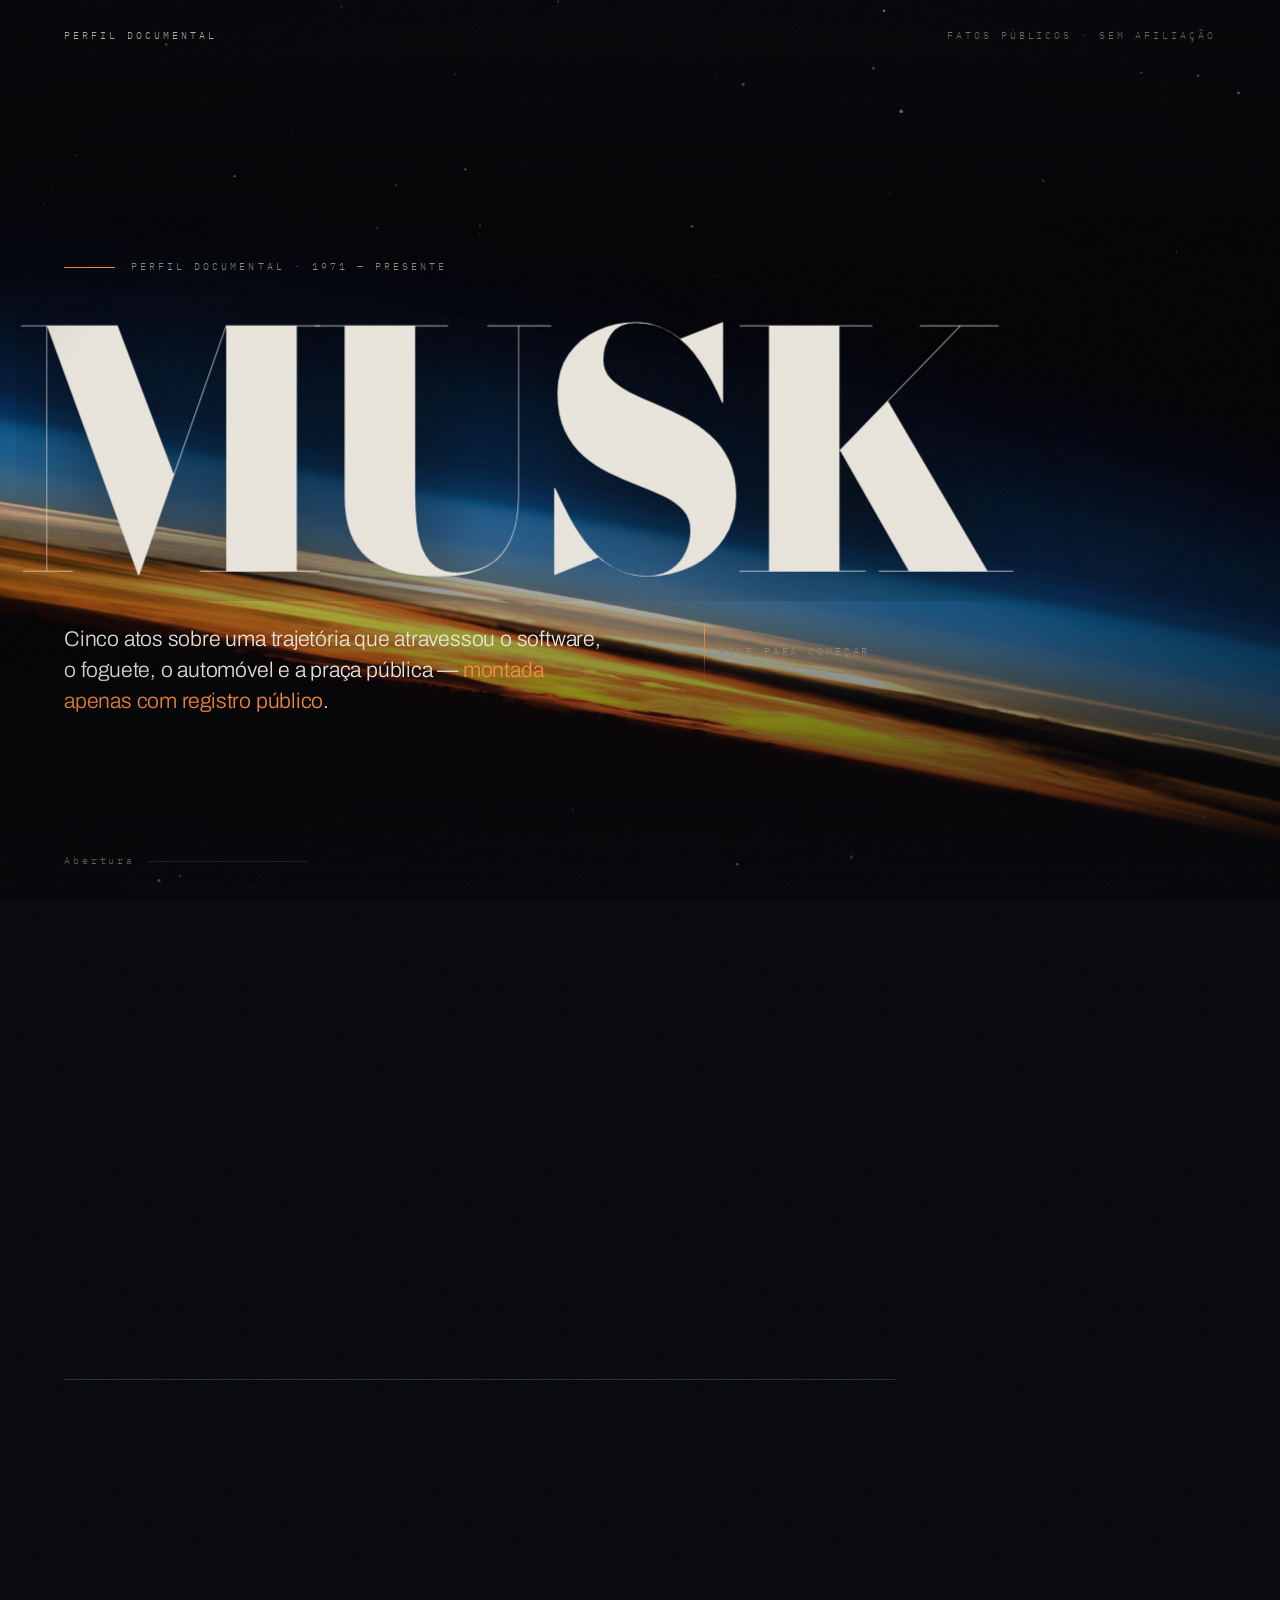
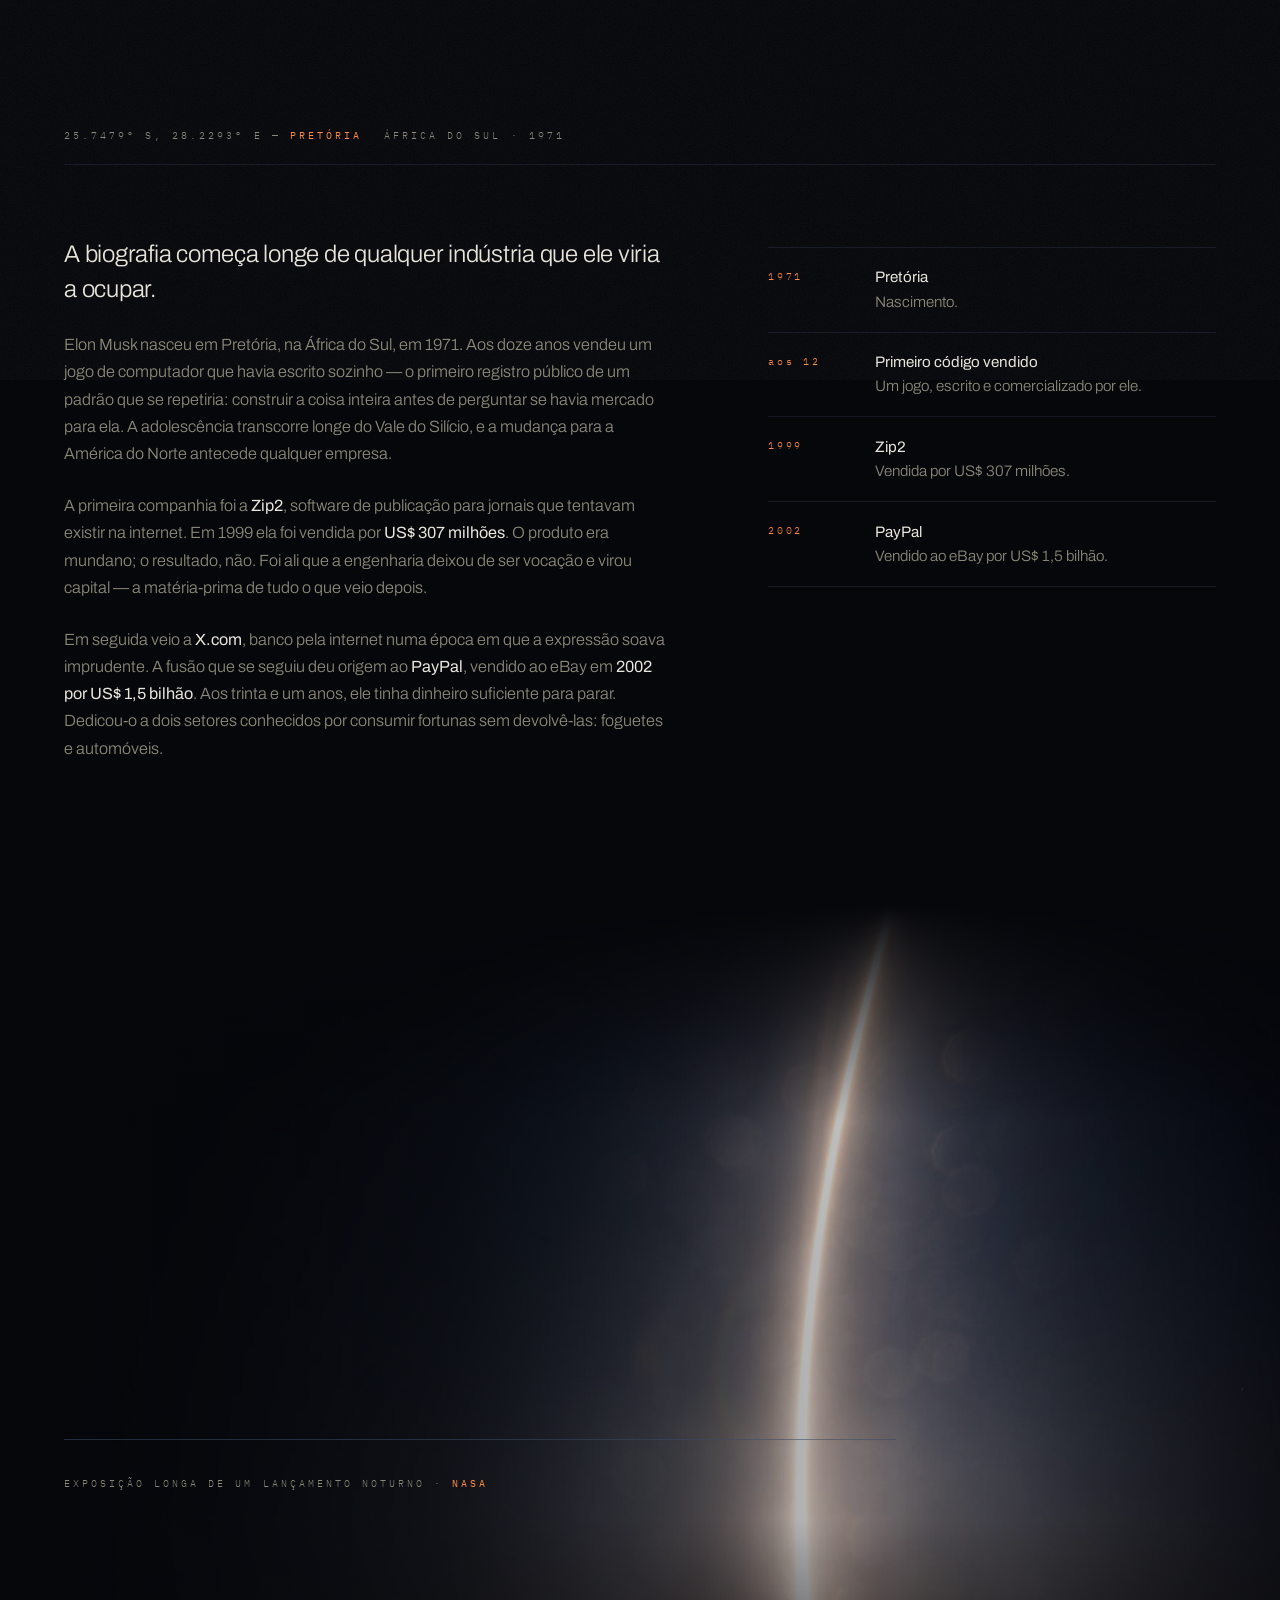
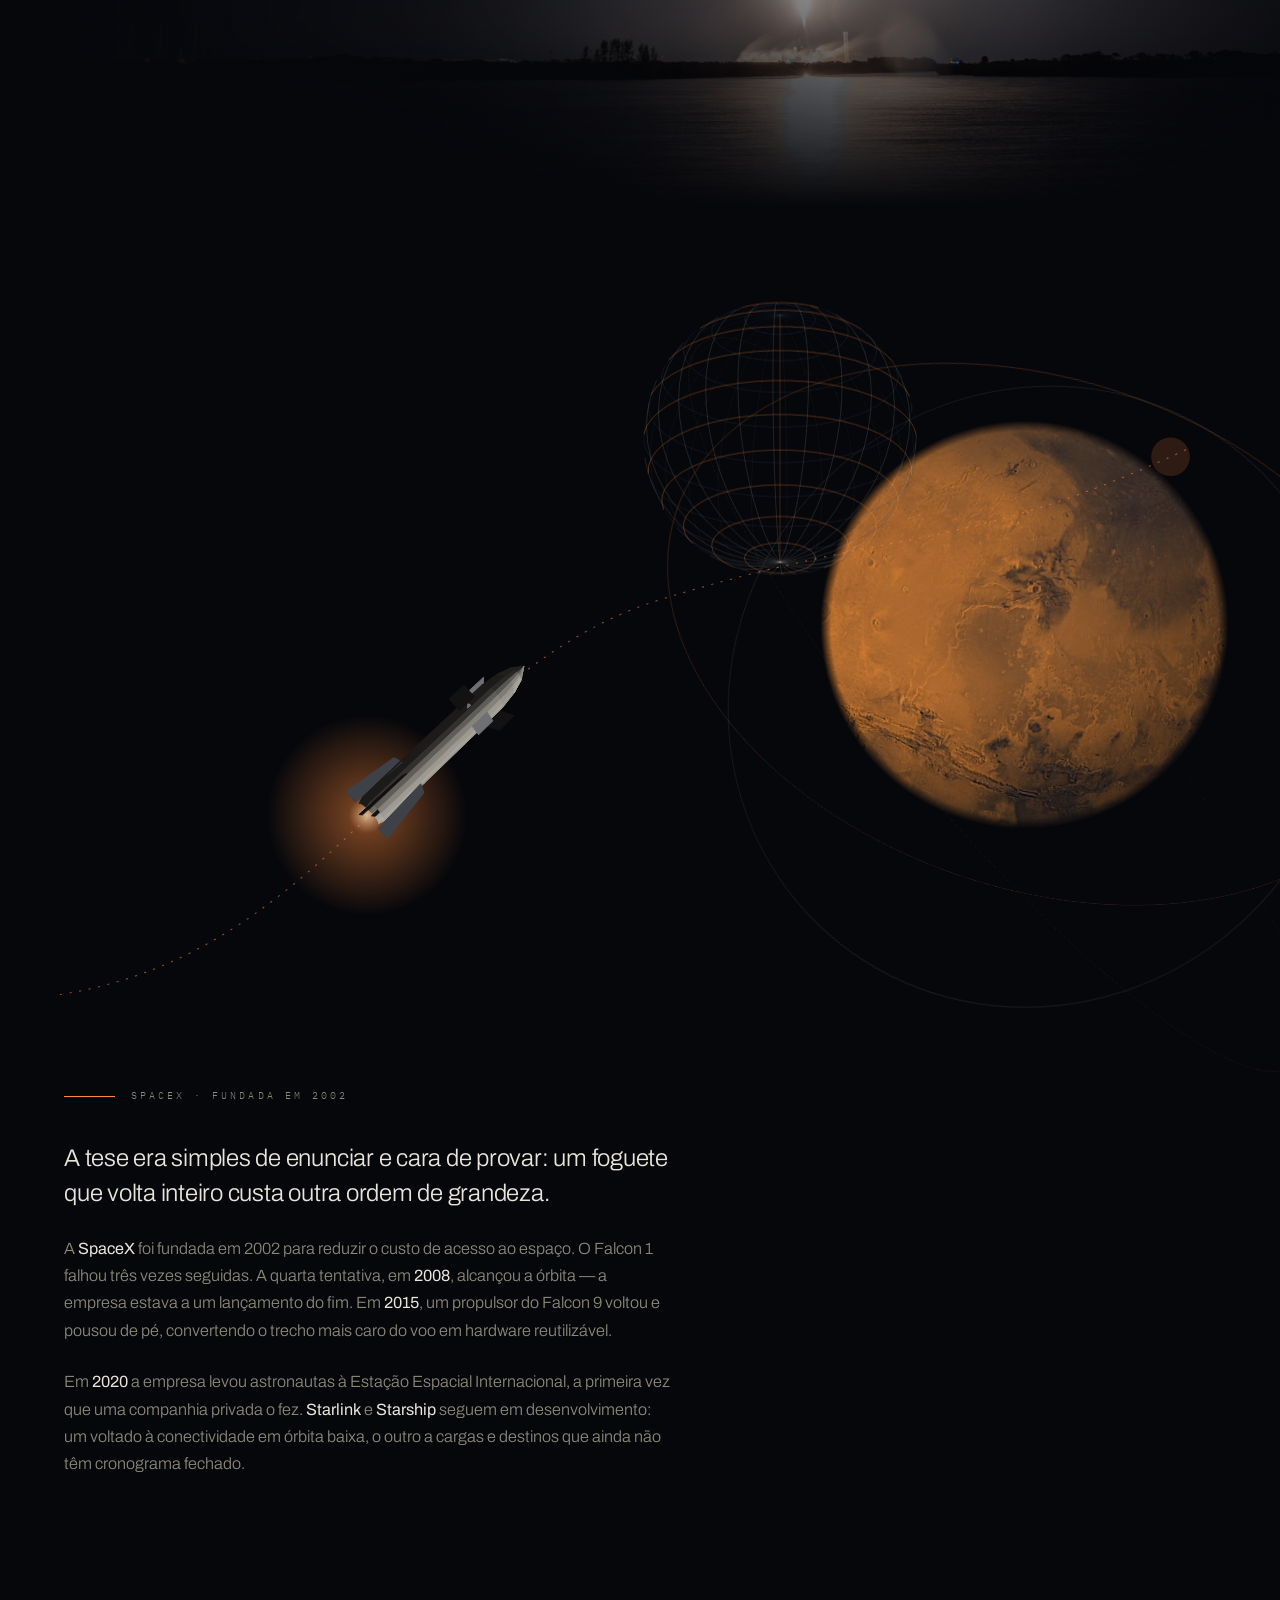
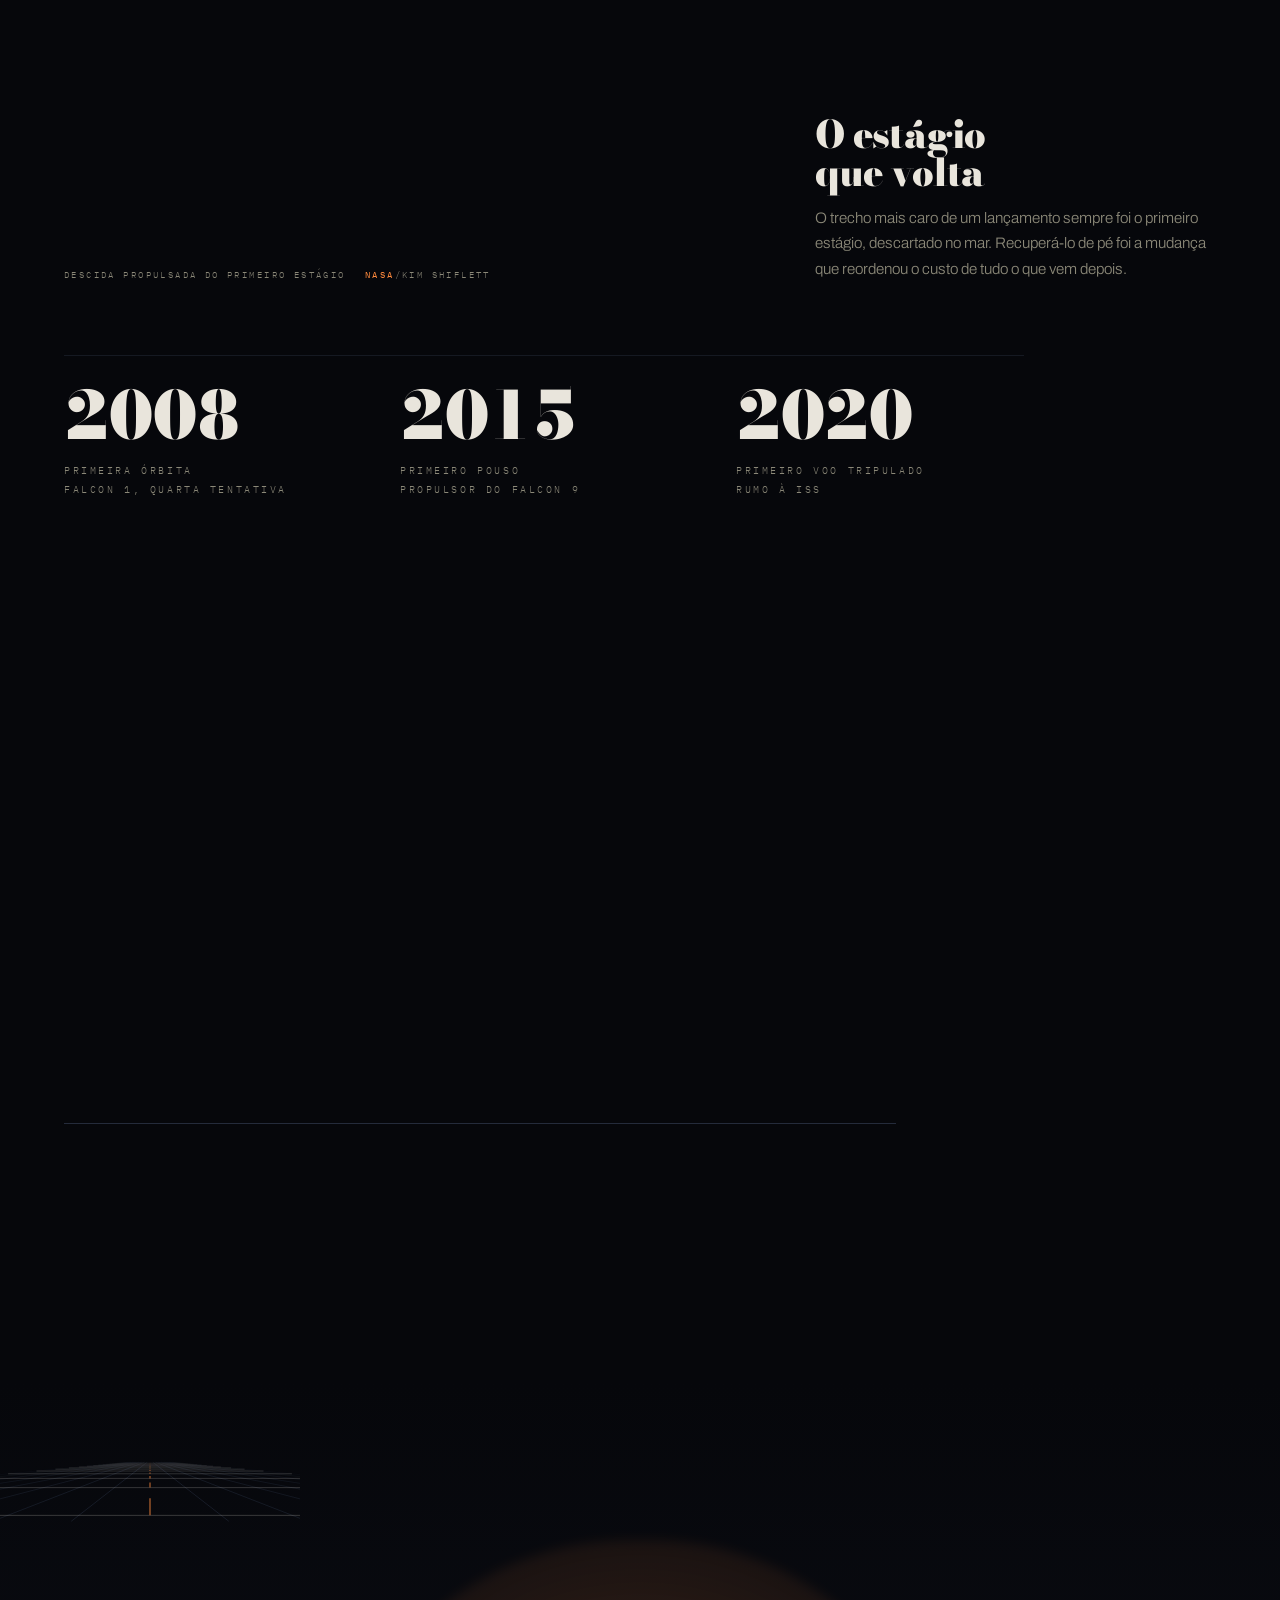
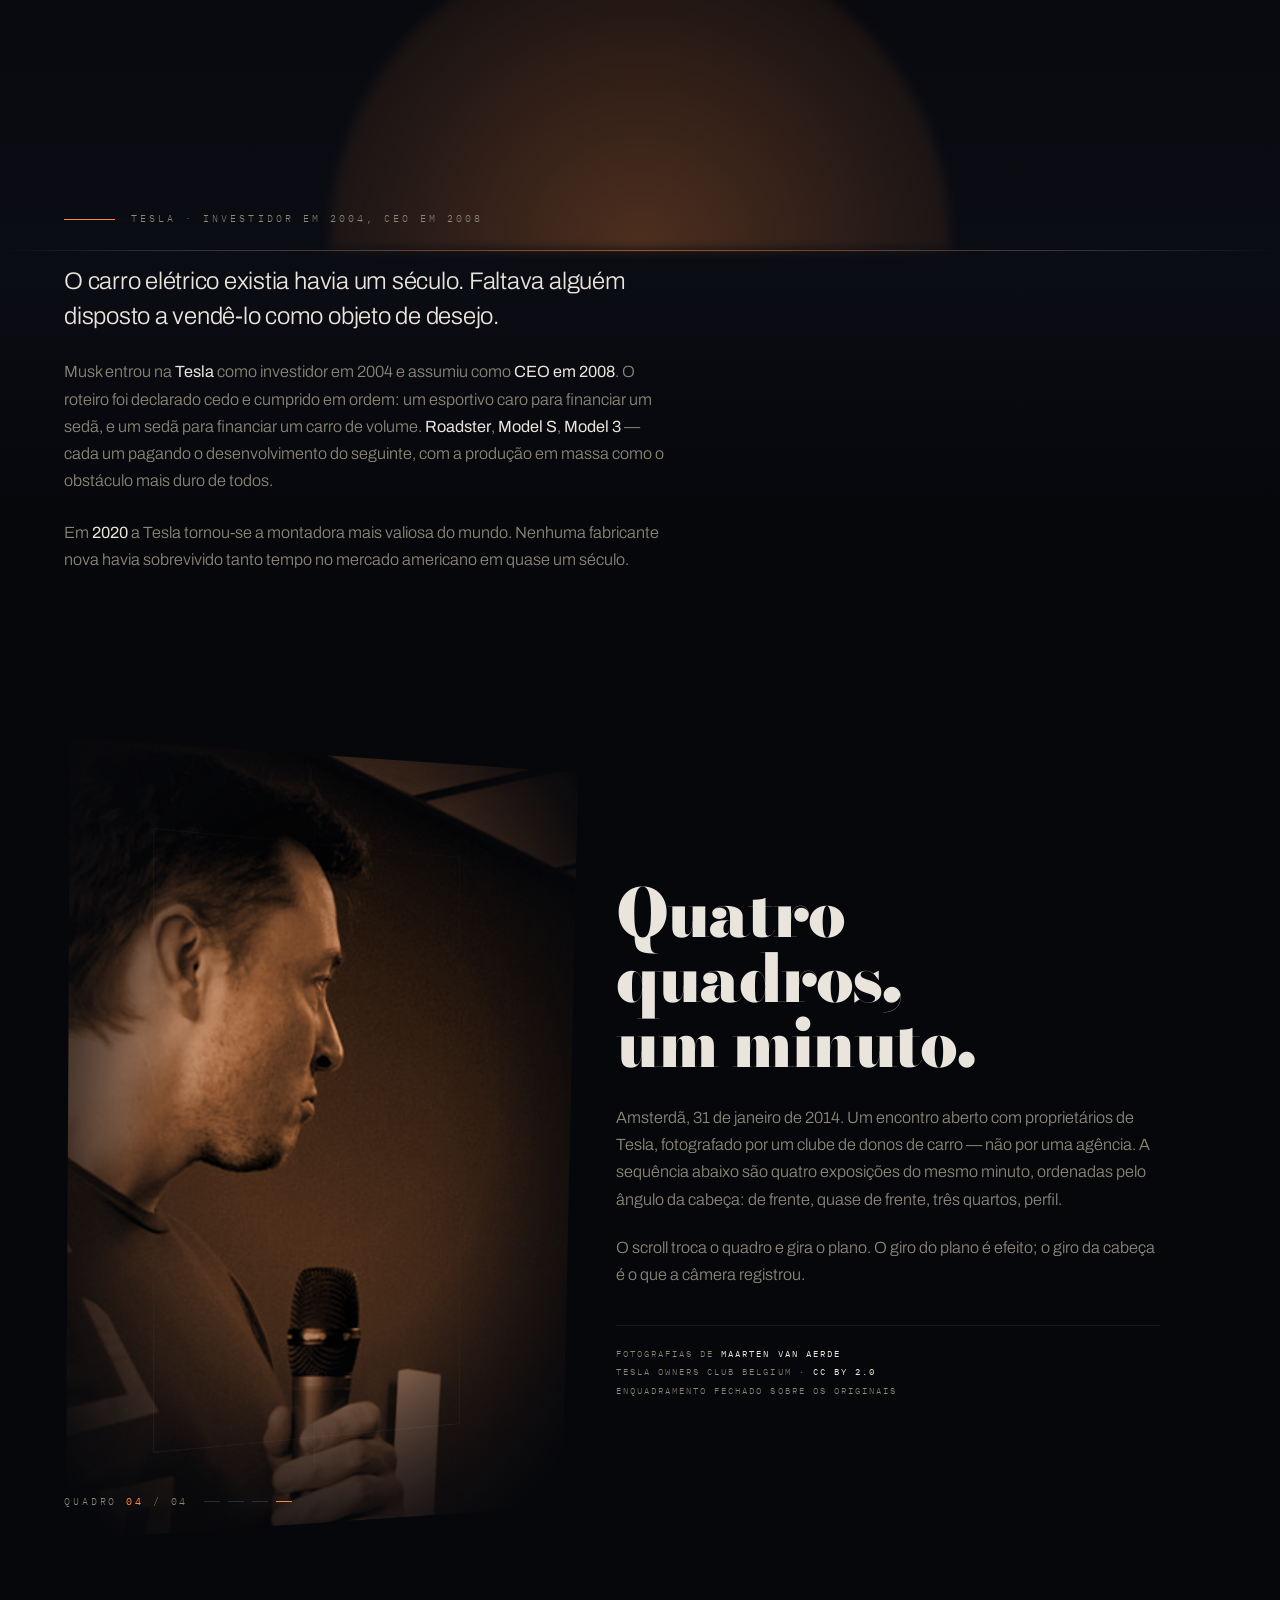
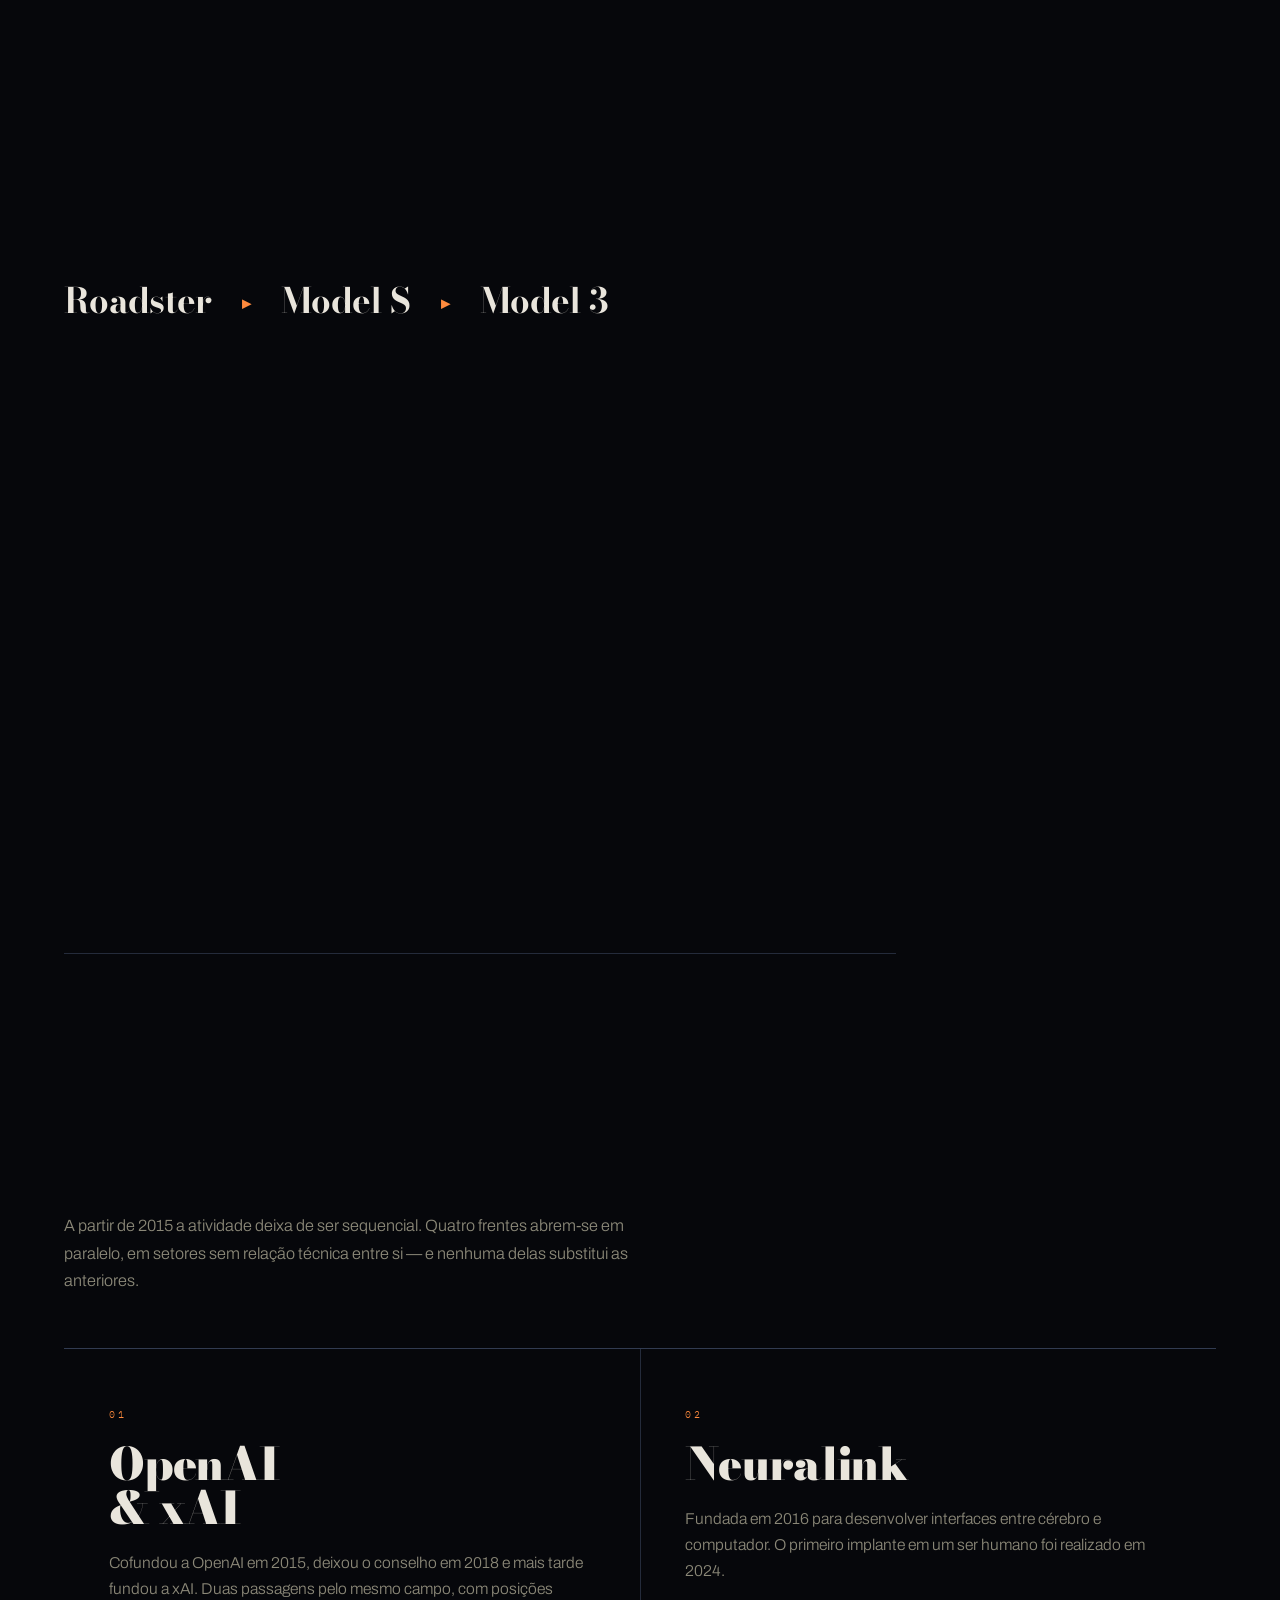
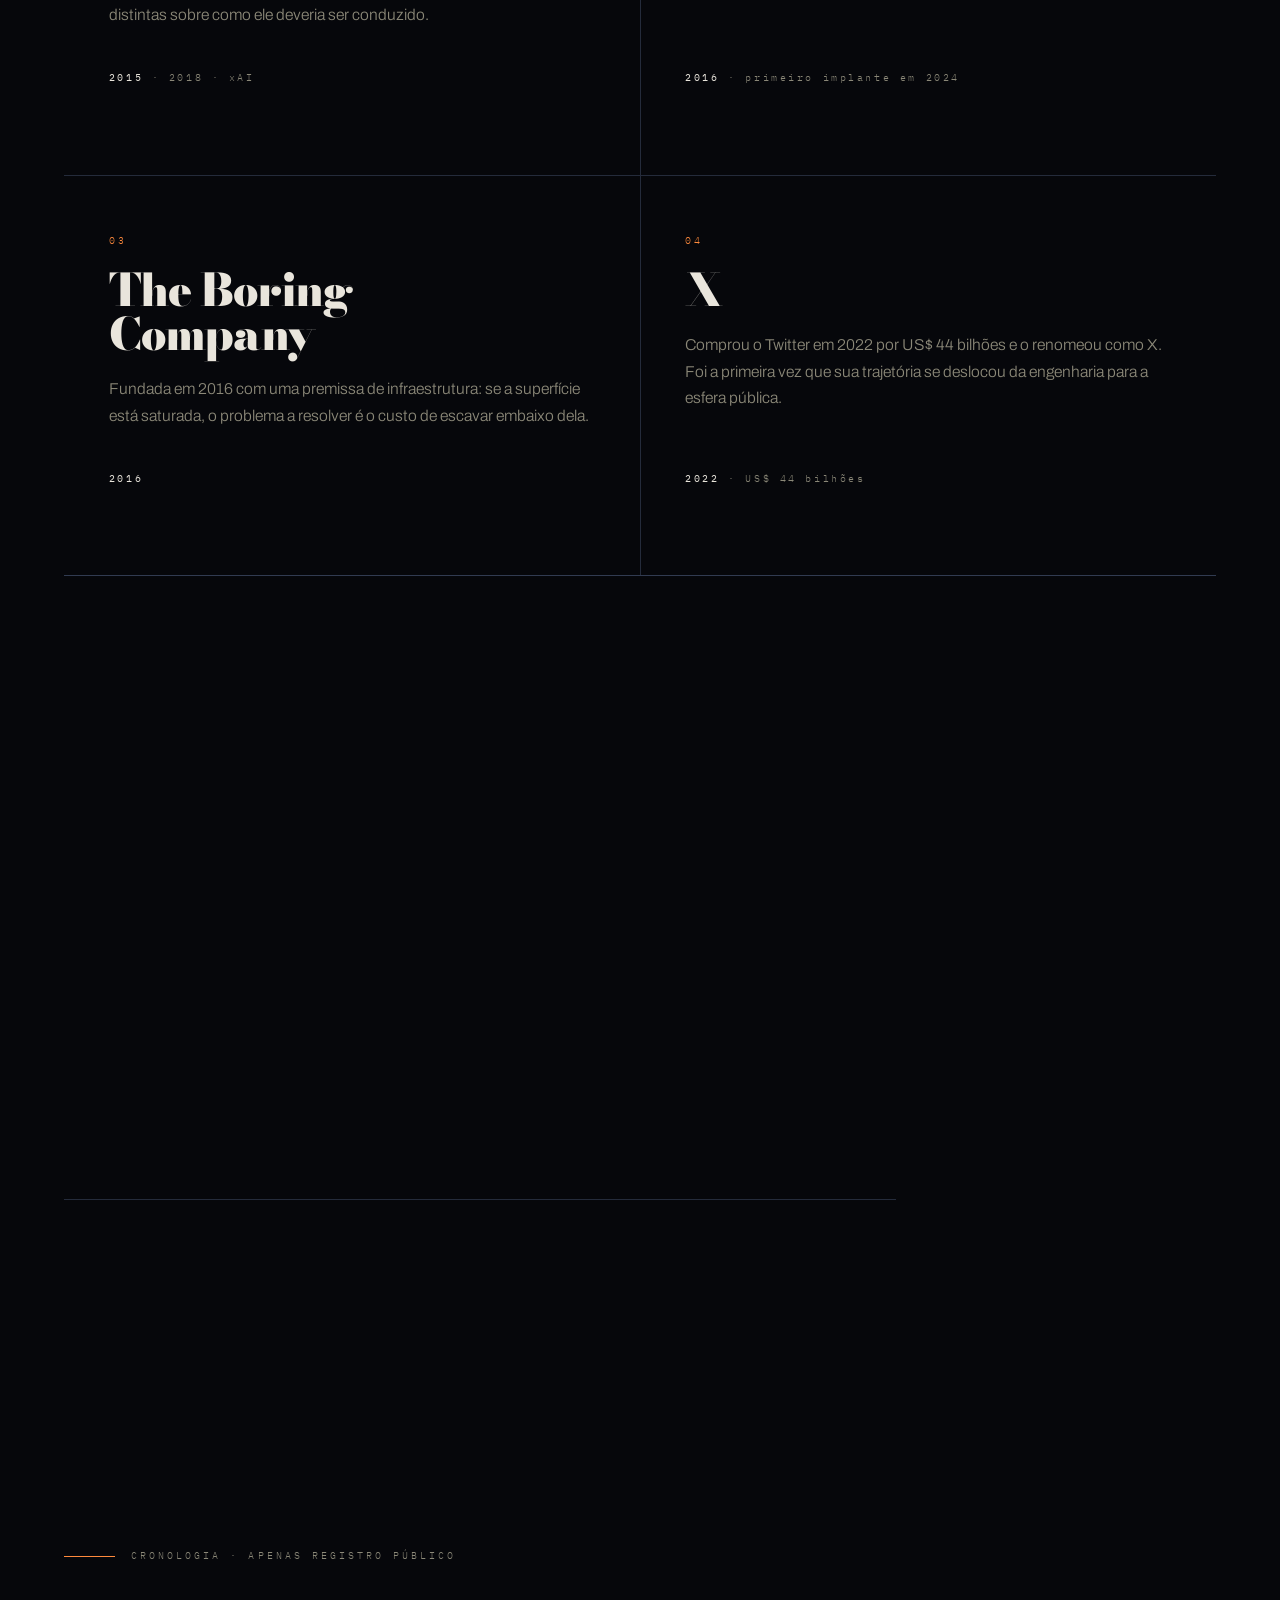
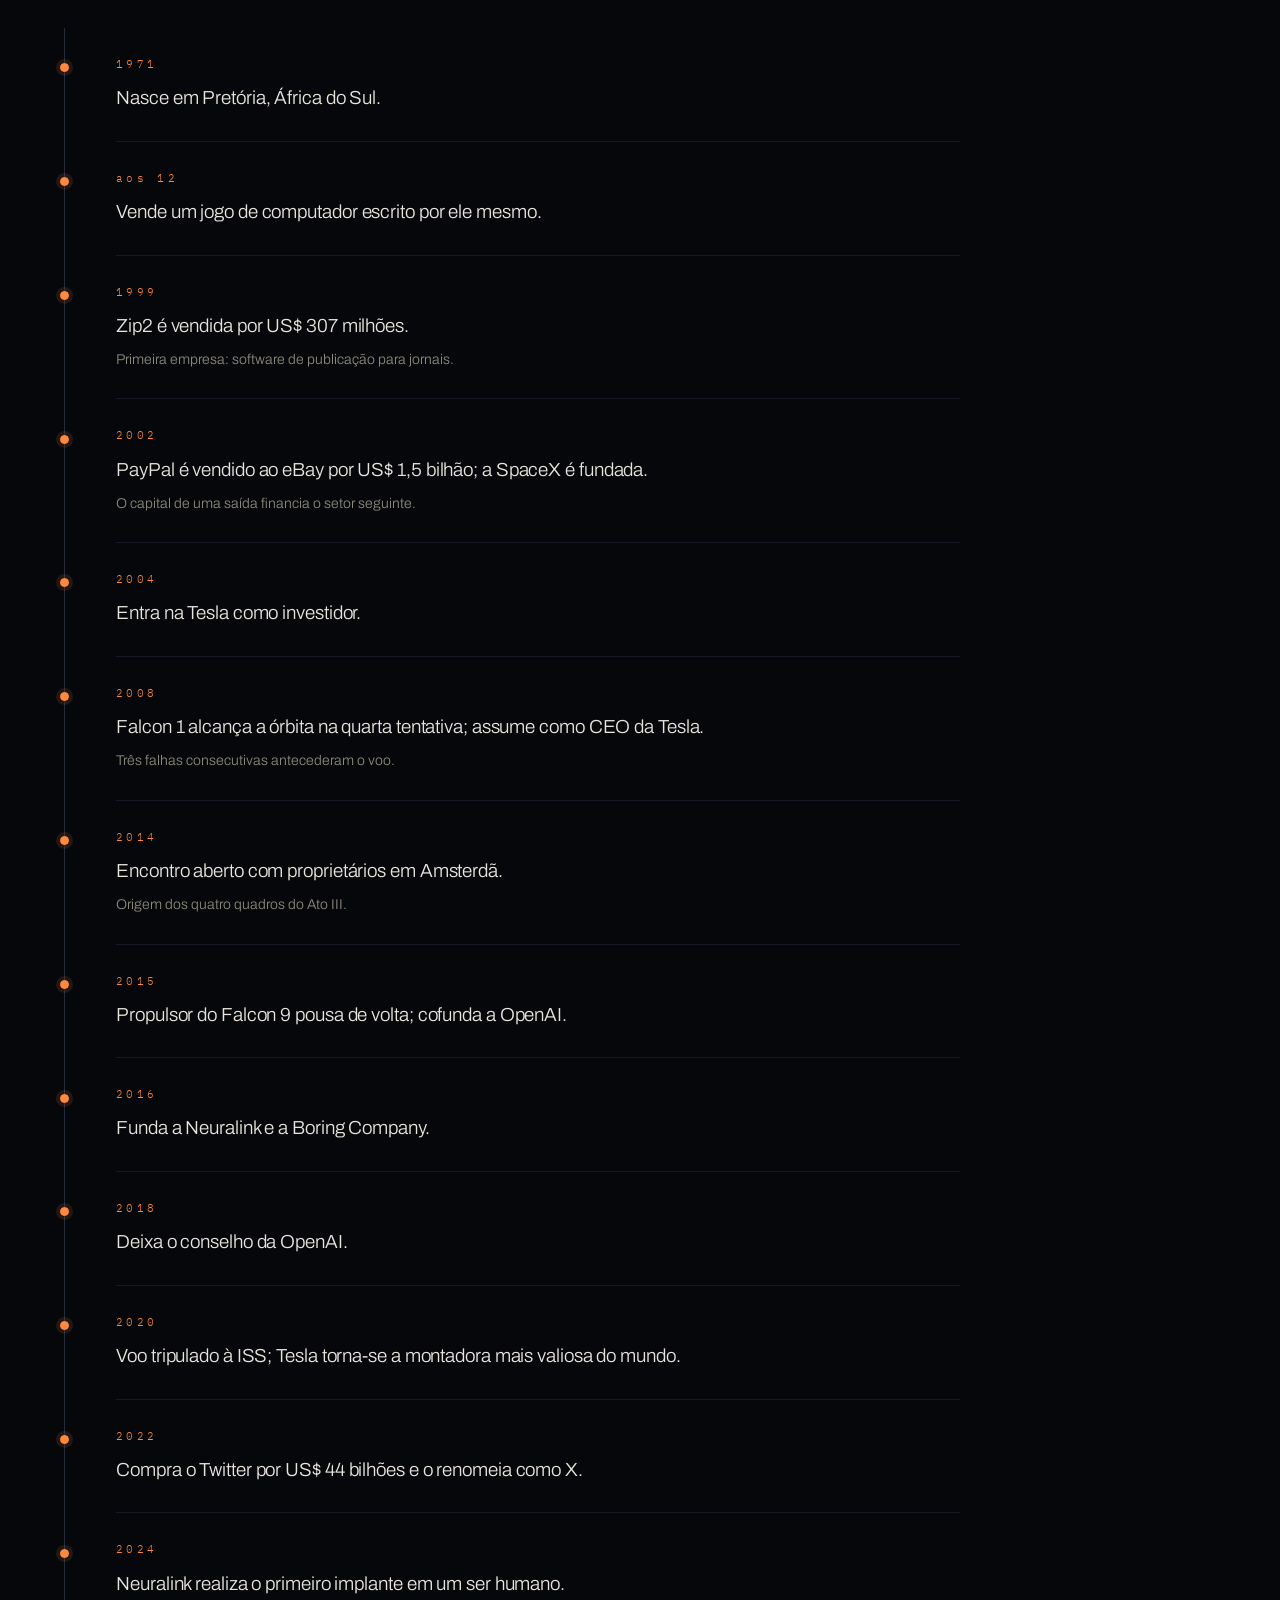
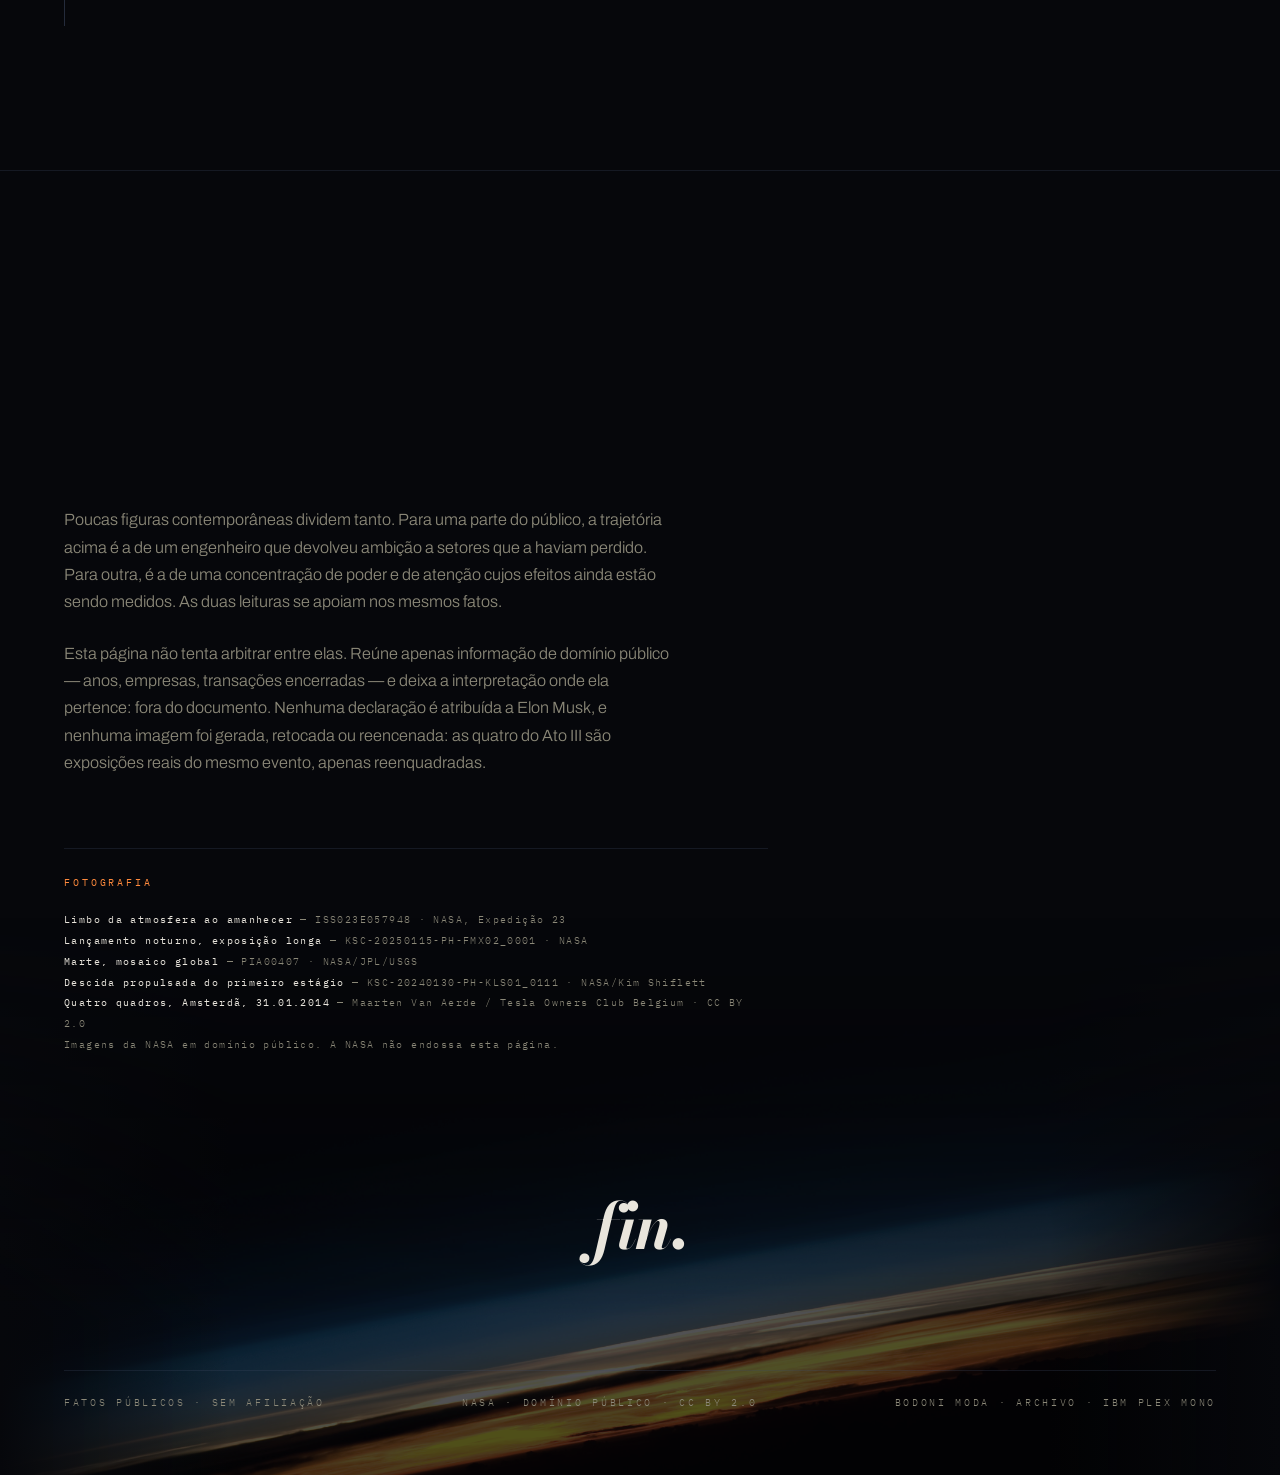
<file: musk/index.html>
<!DOCTYPE html>
<html lang="pt-BR">
<head>
<meta charset="UTF-8">
<meta name="viewport" content="width=device-width, initial-scale=1">
<title>MUSK — Perfil documental em cinco atos</title>
<meta name="description" content="Perfil documental de Elon Musk em cinco atos. Fatos públicos, sem afiliação.">
<meta name="color-scheme" content="dark">
<link rel="preconnect" href="https://fonts.googleapis.com">
<link rel="preconnect" href="https://fonts.gstatic.com" crossorigin>
<link rel="preload" as="image" href="img/earth-limb.jpg">
<link href="https://fonts.googleapis.com/css2?family=Bodoni+Moda:ital,opsz,wght@0,6..96,700;0,6..96,900;1,6..96,700&family=Archivo:wght@300;400&family=IBM+Plex+Mono:wght@300;400&display=swap" rel="stylesheet">
<style>
/* ==============================================================
   MUSK - perfil documental - cinco atos
   Fotografia: NASA (dominio publico) + CC BY 2.0 creditada.
   ============================================================== */

:root{
  --void:  #06070b;
  --deep:  #0b0d14;
  --ink:   #e9e5dc;
  --dim:   #8b8878;
  --burn:  #ff8a3d;
  --mars:  #c1543a;
  --steel: #3d4a63;

  --line:      rgba(61,74,99,.55);
  --line-soft: rgba(61,74,99,.28);

  --display: "Bodoni Moda", "Didot", Georgia, serif;
  --body:    "Archivo", "Helvetica Neue", Arial, sans-serif;
  --tele:    "IBM Plex Mono", ui-monospace, "Courier New", monospace;

  --exp: cubic-bezier(.16,1,.3,1);
  --pad: clamp(1.25rem, 5vw, 6rem);
  --measure: 38rem;
}

*,*::before,*::after{ box-sizing:border-box; }

html{ background:var(--void); -webkit-text-size-adjust:100%; }

body{
  margin:0;
  background:var(--void);
  color:var(--ink);
  font-family:var(--body);
  font-weight:300;
  font-size:clamp(1rem,.68rem + .42vw,1.125rem);
  line-height:1.68;
  overflow-x:hidden;
  -webkit-font-smoothing:antialiased;
  -moz-osx-font-smoothing:grayscale;
}

::selection{ background:var(--burn); color:var(--void); }
:focus-visible{ outline:2px solid var(--burn); outline-offset:4px; }

h1,h2,h3,h4,p,figure,blockquote{ margin:0; }
h1,h2,h3,h4{ font-weight:400; }
img,svg,canvas{ display:block; }
a{ color:inherit; text-decoration:none; }

/* -- textura: grao + vinheta ----------------------------------- */

.grain,.vignette{ position:fixed; pointer-events:none; }

.grain{
  inset:-120%;
  z-index:9999;
  background-image:url("data:image/svg+xml;utf8,%3Csvg xmlns='http://www.w3.org/2000/svg' width='320' height='320'%3E%3Cfilter id='g'%3E%3CfeTurbulence type='fractalNoise' baseFrequency='0.9' numOctaves='4' stitchTiles='stitch'/%3E%3CfeComponentTransfer%3E%3CfeFuncA type='linear' slope='0.06'/%3E%3C/feComponentTransfer%3E%3C/filter%3E%3Crect width='320' height='320' filter='url(%23g)'/%3E%3C/svg%3E");
  animation:grain-shift 900ms steps(1) infinite;
  will-change:transform;
}
@keyframes grain-shift{
  0%{transform:translate3d(0,0,0)}      20%{transform:translate3d(-4%,3%,0)}
  40%{transform:translate3d(3%,-4%,0)}  60%{transform:translate3d(-3%,-2%,0)}
  80%{transform:translate3d(4%,2%,0)}   100%{transform:translate3d(0,0,0)}
}

.vignette{
  inset:0; z-index:9998;
  background:radial-gradient(120% 82% at 50% 48%, transparent 38%, rgba(0,0,0,.30) 72%, rgba(0,0,0,.55) 100%);
}

/* -- starfield 3D ---------------------------------------------- */

#stars{ position:fixed; inset:0; width:100%; height:100%; z-index:0; }

/* ==============================================================
   SISTEMA DE TOMADAS
   Toda foto perde a borda: mascara de esfumado nas quatro bordas.
   ============================================================== */

.shot{ position:relative; overflow:hidden; background:var(--void); }
.shot img{ width:100%; height:100%; object-fit:cover; transform-origin:50% 50%; }

.shot--film img{ filter:contrast(1.08) saturate(.9) brightness(.92); }

.shot--duo img{ filter:grayscale(1) contrast(1.34) brightness(.62); }
.shot--duo::before{
  content:""; position:absolute; inset:0; z-index:2;
  background:var(--burn); mix-blend-mode:color; opacity:.55;
}

.shot::after{
  content:""; position:absolute; inset:0; z-index:3;
  background:radial-gradient(100% 78% at 50% 45%, transparent 34%, rgba(6,7,11,.62) 100%);
  pointer-events:none;
}

/* letterbox 2.39:1, com moldura assumida (hairline) em vez de corte seco */
.shot--scope{ aspect-ratio:2.39/1; box-shadow:inset 0 0 0 1px var(--line-soft); }
.shot--scope img{ object-position:50% 30%; }

.shot--reveal{ clip-path:inset(0 0 100% 0); transition:clip-path 1500ms var(--exp); }
.shot--reveal.on{ clip-path:inset(0 0 0 0); }

figcaption{
  margin-top:.9rem;
  font-family:var(--tele); font-weight:300;
  font-size:.58rem; letter-spacing:.26em; text-transform:uppercase;
  color:var(--dim);
  display:flex; flex-wrap:wrap; gap:.4rem 1.2rem;
}
figcaption b{ color:var(--burn); font-weight:400; }

/* -- HUD fixo -------------------------------------------------- */

.hud{
  position:fixed; top:0; left:0; right:0; z-index:60;
  padding:clamp(1rem,2.2vw,1.9rem) var(--pad);
  display:flex; justify-content:space-between; gap:1rem;
  font-family:var(--tele); font-weight:300; font-size:.62rem;
  letter-spacing:.3em; text-transform:uppercase;
  color:var(--dim); mix-blend-mode:difference;
}
.hud .id{ color:var(--ink); }
@media (max-width:560px){ .hud .sys{ display:none; } }

.rail{
  position:fixed; z-index:60;
  left:var(--pad); bottom:clamp(1rem,2.4vw,2rem);
  font-family:var(--tele); font-size:.6rem; letter-spacing:.3em;
  color:var(--dim);
  display:flex; align-items:center; gap:.75rem;
  mix-blend-mode:difference;
}
.rail .track{
  width:clamp(60px,14vw,160px); height:1px; background:var(--line);
  position:relative; overflow:hidden;
}
.rail .track i{
  position:absolute; inset:0; background:var(--burn);
  transform:scaleX(0); transform-origin:0 50%;
}
@media (max-width:560px){ .rail{ display:none; } }

/* -- tipografia ------------------------------------------------ */

.tele{
  font-family:var(--tele); font-weight:300;
  font-size:clamp(.6rem,.55rem + .1vw,.7rem);
  letter-spacing:.3em; text-transform:uppercase; color:var(--dim);
}
.tele b{ color:var(--burn); font-weight:400; }

.eyebrow{ display:flex; align-items:center; gap:1rem; }
.eyebrow::before{
  content:""; width:clamp(28px,4vw,64px); height:1px;
  background:var(--burn); flex:none;
}

.display{ font-family:var(--display); font-weight:900; line-height:.9; letter-spacing:-.02em; }

.prose{ max-width:var(--measure); }
.prose p + p{ margin-top:1.5em; }
.prose p{ color:var(--dim); }
.prose p.lead{
  color:var(--ink);
  font-size:clamp(1.15rem,.9rem + .8vw,1.5rem);
  line-height:1.45; font-weight:300; letter-spacing:-.01em;
}
.prose strong{ color:var(--ink); font-weight:400; }

section{ position:relative; z-index:2; }
.solid{ background:var(--void); }

/* -- primitivas de revelacao ----------------------------------- */

.mask{
  clip-path:inset(0 0 100% 0);
  transition:clip-path 1200ms var(--exp);
  transition-delay:var(--delay,0ms);
}
.mask.on{ clip-path:inset(0 0 0 0); }

.rise{
  opacity:0; transform:translateY(36px);
  transition:opacity 900ms var(--exp), transform 900ms var(--exp);
  transition-delay:var(--delay,0ms);
}
.rise.on{ opacity:1; transform:none; }

.draw{
  transform:scaleX(0); transform-origin:0 50%;
  transition:transform 1200ms var(--exp);
  transition-delay:var(--delay,0ms);
}
.draw.on{ transform:scaleX(1); }

/* == ABERTURA ================================================== */

.open{
  position:relative;
  min-height:100svh;
  padding:0 var(--pad);
  display:grid;
  grid-template-rows:1fr auto 1fr;
  align-content:center;
  perspective:1100px;               /* profundidade real do bloco de abertura */
  perspective-origin:50% 45%;
}

.open-shot{
  position:absolute; inset:0; z-index:1;
  overflow:hidden;
  /* esfuma topo E base: nenhuma aresta da foto encontra a secao */
  -webkit-mask-image:linear-gradient(180deg, transparent 0%, #000 42%, #000 88%, transparent 100%);
          mask-image:linear-gradient(180deg, transparent 0%, #000 42%, #000 88%, transparent 100%);
}
.open-shot img{
  position:absolute; left:0; top:0;
  width:100%; height:112%;          /* empurra a barra de ID para fora */
  object-fit:cover;
  object-position:50% 38%;
  filter:contrast(1.08) saturate(.88) brightness(.9);
}
.open-shot::after{
  content:""; position:absolute; inset:0;
  background:linear-gradient(180deg, transparent 45%, rgba(6,7,11,.55) 88%, var(--void) 100%);
}

.open > *:not(.open-shot){ position:relative; z-index:3; }

.open-top{ align-self:end; padding-bottom:clamp(1.5rem,4vh,3rem); }

.open h1{
  font-size:clamp(5rem,24vw,22rem);
  line-height:.9; letter-spacing:-.045em;
  margin-left:-.025em;
  text-shadow:0 0 90px rgba(6,7,11,.85);
  transform-style:preserve-3d;
  will-change:transform;
}

.open-bottom{
  align-self:start;
  padding-top:clamp(1.5rem,4vh,3rem);
  display:grid; gap:clamp(1.6rem,4vh,2.6rem);
}
@media (min-width:860px){
  .open-bottom{
    grid-template-columns:1fr minmax(0,32rem);
    align-items:start; gap:clamp(2rem,6vw,6rem);
  }
}

.open-sub{
  font-size:clamp(1.05rem,.85rem + .6vw,1.35rem);
  line-height:1.45; color:var(--ink);
  font-weight:300; letter-spacing:-.01em; max-width:34rem;
}
.open-sub em{ font-style:normal; color:var(--burn); }

.cue{
  display:flex; align-items:center; gap:.9rem;
  font-family:var(--tele); font-size:.6rem; letter-spacing:.3em;
  text-transform:uppercase; color:var(--dim);
}
.cue .bar{
  width:1px; height:56px;
  background:linear-gradient(var(--burn), rgba(255,138,61,0));
  transform-origin:50% 0;
  animation:cue 2800ms cubic-bezier(.16,1,.3,1) infinite;
}
@keyframes cue{
  0%,100%{ transform:scaleY(.28); opacity:.35 }
  45%    { transform:scaleY(1);   opacity:1 }
}

/* == CARTAO DE TITULO DE ATO =================================== */

.card{
  position:relative;
  min-height:82svh;
  padding:clamp(6rem,16vh,12rem) var(--pad);
  display:flex; flex-direction:column; justify-content:center;
  gap:clamp(1.5rem,4vh,2.4rem);
}
.card > *{ position:relative; z-index:3; }
.card .num{
  font-family:var(--display); font-weight:700; font-style:italic;
  font-size:clamp(1.4rem,1rem + 1.2vw,2.2rem);
  color:var(--burn); letter-spacing:.02em;
}
.card h2{
  font-family:var(--display); font-weight:900;
  font-size:clamp(2.8rem,8vw,7rem);
  line-height:.94; letter-spacing:-.03em; max-width:14ch;
}
.card .rule{ height:1px; background:var(--line); max-width:min(100%,52rem); }

/* -- tipografia extrudada: profundidade real, nao sombra --------
   O titulo do ato vira um solido: N camadas empilhadas em Z dentro
   de um contexto 3D proprio. Gira com o mouse e com o scroll.
   -------------------------------------------------------------- */

.x3d{ perspective:900px; perspective-origin:32% 50%; }
.x3d-stack{
  display:block; position:relative;
  transform-style:preserve-3d;
  will-change:transform;
}
.x3d-face{ display:block; position:relative; z-index:2; }
.x3d-layer{
  display:block;
  position:absolute; left:0; top:0; right:0;
  color:var(--void);
  pointer-events:none;
  user-select:none;
}
/* a camada mais rasa recebe o brilho ambar: a "quina" do solido */
.x3d-layer.edge{ color:var(--burn); }

.card--shot{ min-height:100svh; overflow:hidden; }
.card--shot .card-bg{ position:absolute; inset:0; z-index:1; overflow:hidden; }
.card--shot .card-bg img{
  width:100%; height:100%;
  object-fit:cover; object-position:62% 50%;
  filter:contrast(1.1) saturate(.86) brightness(.9);
}
/* dissolve a foto no --void pelos quatro lados: sem aresta visivel */
.card--shot .card-bg::after{
  content:""; position:absolute; inset:0;
  background:
    linear-gradient(90deg, var(--void) 0%, rgba(6,7,11,.72) 34%, rgba(6,7,11,.10) 70%, rgba(6,7,11,.62) 100%),
    linear-gradient(180deg, var(--void) 0%, transparent 24%, transparent 68%, var(--void) 100%);
}
.card--shot h2{ text-shadow:0 0 70px rgba(6,7,11,.9); }

/* == ATO I - ORIGEM ============================================ */

.act{ padding:clamp(4rem,10vh,9rem) var(--pad) clamp(6rem,16vh,13rem); }

.coords{
  display:flex; flex-wrap:wrap; align-items:center; gap:.6rem 1.4rem;
  padding-bottom:1.2rem;
  border-bottom:1px solid var(--line-soft);
  margin-bottom:clamp(3rem,8vh,6rem);
}

.origin-grid{ display:grid; gap:clamp(2.6rem,7vh,5rem); }
@media (min-width:900px){
  .origin-grid{
    grid-template-columns:minmax(0,7fr) minmax(0,5fr);
    gap:clamp(2rem,6vw,7rem); align-items:start;
  }
  .origin-grid .aside{ padding-top:.6rem; }
}

.ledger{ border-top:1px solid var(--line-soft); margin:0; }
.ledger div{
  display:grid; grid-template-columns:5.5rem 1fr; gap:1.2rem;
  padding:1.1rem 0; border-bottom:1px solid var(--line-soft);
}
.ledger dt{
  font-family:var(--tele); font-size:.62rem; letter-spacing:.28em;
  color:var(--burn); padding-top:.35em;
}
.ledger dd{ margin:0; color:var(--dim); font-size:.95rem; line-height:1.6; }
.ledger dd b{ color:var(--ink); font-weight:400; display:block; }

/* == ATO II - SPACEX ==========================================
   Marte real + armadura orbital em 3D (CSS preserve-3d)
   ============================================================ */

.space{ position:relative; overflow:hidden; }

.orbit-stage{
  position:relative;
  min-height:clamp(420px,74svh,780px);
  margin:clamp(2rem,6vh,4rem) 0 clamp(3rem,8vh,6rem);
}

/* geometria compartilhada entre o planeta e a armadura */
.mars,.rig{
  position:absolute;
  right:-8vw; top:50%;
  width:clamp(300px,46vw,620px);
  aspect-ratio:1;
  translate:0 -50%;
}
@media (max-width:900px){
  .mars,.rig{ right:-30vw; top:auto; bottom:-4%; translate:0 0; width:min(80vw,440px); }
}

/* malha esferica de arame: paralelos e meridianos projetados em 3D.
   Vive dentro de .rig, entao nasce concentrica ao planeta, e um
   pouco maior — circunscreve Marte em vez de sumir atras dele.
   O hemisferio de tras sai mais fraco: e o que da o volume. */
.globe{
  position:absolute; inset:-17%;
  width:auto; height:auto;
  z-index:2;
  pointer-events:none;
}

.mars{
  will-change:transform;
  mix-blend-mode:screen;
  /* recorta exatamente o disco: o preto do JPEG nao vira quadrado no screen */
  -webkit-mask-image:radial-gradient(circle at 50% 50%, #000 46.5%, transparent 49%);
          mask-image:radial-gradient(circle at 50% 50%, #000 46.5%, transparent 49%);
}
.mars img{ width:100%; height:100%; filter:contrast(1.06) saturate(.94) brightness(.86); }
.mars::after{
  content:""; position:absolute; inset:0; border-radius:50%;
  background:radial-gradient(circle at 32% 30%, transparent 34%, rgba(6,7,11,.62) 78%, rgba(6,7,11,.92) 100%);
  mix-blend-mode:multiply;
}

.rig{
  z-index:1;
  perspective:1400px;
  pointer-events:none;
}
.rig-inner{
  position:absolute; inset:-14%;
  transform-style:preserve-3d;
  will-change:transform;
}
.rig-inner i{
  position:absolute; inset:0;
  border:1px solid rgba(255,138,61,.20);
  border-radius:50%;
  transform:rotateX(var(--rx,0deg)) rotateY(var(--ry,0deg));
}
.rig-inner i:nth-child(2){ inset:8%;  border-color:rgba(233,229,220,.10); }
.rig-inner i:nth-child(3){ inset:-9%; border-style:dashed; border-color:rgba(255,138,61,.13); }

/* o veiculo: malha solida com sombreamento e descarte de faces
   traseiras, desenhada sobre a trajetoria */
.rocket{
  position:absolute; inset:0;
  width:100%; height:100%;
  z-index:3;
  pointer-events:none;
}

.traj{ position:absolute; inset:0; width:100%; height:100%; overflow:visible; z-index:2; }
.traj path{
  fill:none; stroke:var(--burn); stroke-width:1;
  stroke-dasharray:2 7; opacity:.55;
}
.traj .glow{ fill:rgba(255,138,61,.16); }

.space-text{ position:relative; z-index:3; max-width:var(--measure); }

.landing{
  position:relative; z-index:3;
  margin-top:clamp(3.5rem,9vh,6rem);
  display:grid; gap:clamp(1.5rem,4vw,3rem);
}
@media (min-width:900px){
  .landing{ grid-template-columns:minmax(0,7fr) minmax(0,4fr); align-items:end; }
}
.landing .note{ color:var(--dim); font-size:.95rem; max-width:30rem; }
.landing .note b{
  display:block;
  font-family:var(--display); font-weight:900;
  font-size:clamp(1.6rem,1.1rem + 1.6vw,2.6rem);
  color:var(--ink); letter-spacing:-.02em; line-height:1;
  margin-bottom:.9rem;
}

.counters{
  position:relative; z-index:3;
  display:grid; gap:clamp(1.6rem,4vw,3rem);
  grid-template-columns:repeat(auto-fit,minmax(190px,1fr));
  margin-top:clamp(3rem,8vh,5rem);
  padding-top:clamp(1.5rem,3vh,2.2rem);
  border-top:1px solid var(--line-soft);
  max-width:60rem;
}
.counter .n{
  font-family:var(--display); font-weight:900;
  font-size:clamp(2.6rem,1.4rem + 3.4vw,4.6rem);
  line-height:1; letter-spacing:-.03em;
  font-variant-numeric:tabular-nums lining-nums;
}
.counter .l{
  margin-top:.85rem;
  font-family:var(--tele); font-size:.62rem; letter-spacing:.26em;
  text-transform:uppercase; color:var(--dim); line-height:1.9;
}

/* == ATO III - TESLA =========================================== */

.road{
  position:relative; min-height:100svh; overflow:hidden;
  display:flex; align-items:flex-end;
  padding:0 var(--pad) clamp(4rem,12vh,9rem);
  background:linear-gradient(180deg, var(--void) 0%, var(--deep) 58%, var(--void) 100%);
}
.horizon{
  position:absolute; left:0; right:0; top:52%; height:1px;
  background:linear-gradient(90deg, transparent, var(--line) 12%, rgba(255,138,61,.55) 50%, var(--line) 88%, transparent);
}
.sun{
  position:absolute; left:50%; top:52%;
  translate:-50% -100%;
  width:min(64vw,620px); aspect-ratio:2/1;
  border-radius:300px 300px 0 0;
  background:radial-gradient(ellipse at 50% 100%, var(--burn), rgba(255,138,61,.35) 62%, rgba(255,138,61,0) 100%);
  filter:blur(6px); opacity:.28;
}
.asphalt{
  position:absolute; left:0; right:0; top:52%; bottom:0;
  background:linear-gradient(180deg, rgba(11,13,20,.2), var(--void) 70%);
}
/* estrada em perspectiva de verdade: um plano no espaco 3D,
   projetado a cada quadro. O ponto de fuga nao e desenhado —
   ele resulta da projecao. */
.roadgrid{
  position:absolute; left:0; right:0; top:0; bottom:0;
  z-index:1;
  pointer-events:none;
  -webkit-mask-image:linear-gradient(180deg, transparent 48%, #000 58%, #000 100%);
          mask-image:linear-gradient(180deg, transparent 48%, #000 58%, #000 100%);
}

.road-copy{ position:relative; z-index:3; max-width:var(--measure); }
.road-copy .tele{ margin-bottom:1.4rem; }

.arc{
  position:relative; z-index:3;
  display:flex; flex-wrap:wrap; align-items:baseline;
  gap:.5rem clamp(1rem,2.4vw,2rem);
  font-family:var(--display); font-weight:700;
  font-size:clamp(1.3rem,.9rem + 1.6vw,2.4rem);
  letter-spacing:-.02em;
}
.arc span{ color:var(--ink); }
.arc i{ color:var(--burn); font-style:normal; font-size:.5em; translate:0 -.25em; }

/* == SEQUENCIA DE QUADROS (scroll scrub, plano em 3D) ==========
   Quatro fotografias reais do mesmo evento, ordenadas pelo
   angulo da cabeca. O scroll troca o quadro; o plano gira de
   verdade em rotateY. Nenhum angulo foi sintetizado.
   ============================================================ */

.poses{ position:relative; height:300vh; background:var(--void); }

.poses-inner{
  position:sticky; top:0;
  height:100svh;
  display:grid; align-items:center;
  padding:clamp(4.5rem,10vh,7rem) var(--pad) clamp(3.5rem,8vh,5rem);
  gap:clamp(1.5rem,4vw,4rem);
  overflow:hidden;
}
@media (min-width:900px){
  .poses-inner{ grid-template-columns:minmax(0,5fr) minmax(0,6fr); }
}

.pose-stage{
  position:relative;
  height:100%;
  min-height:0;
  perspective:1500px;
  perspective-origin:50% 50%;
}

.pose-rig{
  position:absolute; inset:0;
  transform-style:preserve-3d;
  will-change:transform;
}

.pose{
  position:absolute; inset:0;
  overflow:hidden;
  opacity:0;
  backface-visibility:hidden;
  /* esfumado nas quatro bordas: o retrato emerge do fundo, sem moldura */
  -webkit-mask-image:radial-gradient(78% 72% at 50% 46%, #000 42%, transparent 92%);
          mask-image:radial-gradient(78% 72% at 50% 46%, #000 42%, transparent 92%);
}
.pose img{
  width:100%; height:100%;
  object-fit:cover;
  transform:scale(var(--z,1.3));
  transform-origin:50% 24%;
  filter:grayscale(1) contrast(1.3) brightness(.66);
}
.pose::before{
  content:""; position:absolute; inset:0; z-index:2;
  background:var(--burn); mix-blend-mode:color; opacity:.5;
}
.pose::after{
  content:""; position:absolute; inset:0; z-index:3;
  background:radial-gradient(72% 66% at 50% 44%, transparent 30%, rgba(6,7,11,.72) 100%);
}

/* eixo de referencia atras do retrato: da leitura de espaco 3D */
.pose-axis{
  position:absolute; inset:12% 18%;
  border:1px solid var(--line-soft);
  transform:rotateY(0deg);
  pointer-events:none;
}
.pose-axis::before,.pose-axis::after{
  content:""; position:absolute; background:var(--line-soft);
}
.pose-axis::before{ left:50%; top:-6%; bottom:-6%; width:1px; }
.pose-axis::after{ top:50%; left:-6%; right:-6%; height:1px; }

.pose-hud{
  position:absolute; left:0; bottom:0; z-index:6;
  display:flex; align-items:center; gap:1rem;
  font-family:var(--tele); font-size:.6rem; letter-spacing:.3em;
  text-transform:uppercase; color:var(--dim);
}
.pose-hud b{ color:var(--burn); font-weight:400; }
.pose-hud .ticks{ display:flex; gap:.5rem; }
.pose-hud .ticks i{
  width:16px; height:1px; background:var(--line);
  transition:background-color 500ms var(--exp);
}
.pose-hud .ticks i.on{ background:var(--burn); }

.poses-copy{ position:relative; z-index:4; }
.poses-copy h2{
  font-family:var(--display); font-weight:900;
  font-size:clamp(2rem,5.2vw,4.4rem);
  line-height:.98; letter-spacing:-.03em;
  margin-bottom:clamp(1.4rem,3vh,2.2rem);
  max-width:16ch;
}
.poses-copy p{ color:var(--dim); max-width:34rem; }
.poses-copy p + p{ margin-top:1.3em; }
.poses-copy .credit{
  margin-top:clamp(1.8rem,4vh,2.6rem);
  padding-top:1.2rem;
  border-top:1px solid var(--line-soft);
  font-family:var(--tele); font-size:.58rem;
  letter-spacing:.22em; text-transform:uppercase;
  color:var(--dim); line-height:2;
}
.poses-copy .credit b{ color:var(--ink); font-weight:400; }

@media (max-width:899px){
  .poses{ height:240vh; }
  .poses-inner{ grid-template-rows:minmax(0,1fr) auto; }
  .poses-copy h2{ font-size:clamp(1.6rem,7vw,2.4rem); }
  .poses-copy p:not(:first-of-type),.poses-copy .credit{ display:none; }
}

/* == ATO IV - FRENTES PARALELAS ================================ */

.fronts{
  display:grid; gap:1px;
  background:var(--line);
  border-top:1px solid var(--line);
  border-bottom:1px solid var(--line);
  margin-top:clamp(2rem,6vh,4rem);
  perspective:1600px;
  perspective-origin:50% 50%;
}
.fronts-inner{ display:contents; }
@media (min-width:720px){ .fronts{ grid-template-columns:repeat(2,minmax(0,1fr)); } }

.front{
  background:var(--void);
  padding:clamp(2rem,4.5vw,4rem) clamp(1.5rem,3.5vw,3.5rem) clamp(3rem,7vw,5.5rem);
  transition:background-color 1000ms var(--exp),
             opacity 900ms var(--exp), transform 900ms var(--exp);
  display:flex; flex-direction:column; gap:1.2rem;
  min-height:clamp(320px,42vh,440px);
}
.front:hover{
  background:var(--deep);
  transform:translateZ(46px);
  box-shadow:0 40px 90px -30px rgba(0,0,0,.9);
}
.front .ix{ font-family:var(--tele); font-size:.62rem; letter-spacing:.3em; color:var(--burn); }
.front h3{
  font-family:var(--display); font-weight:900;
  font-size:clamp(1.9rem,1.2rem + 2vw,3.2rem);
  line-height:.98; letter-spacing:-.025em;
}
.front p{ color:var(--dim); max-width:34rem; font-size:.98rem; }
.front .yr{
  margin-top:auto;
  font-family:var(--tele); font-size:.62rem; letter-spacing:.26em;
  color:var(--dim); padding-top:1.4rem;
}
.front .yr b{ color:var(--ink); font-weight:400; }

/* == ATO V - CRONOLOGIA ======================================== */

.log{
  margin-top:clamp(2.5rem,7vh,4.5rem);
  border-left:1px solid var(--line);
  padding-left:clamp(1.6rem,4vw,3.4rem);
  max-width:56rem;
}
.entry{ position:relative; padding:clamp(1.3rem,3vh,2rem) 0; }
.entry + .entry{ border-top:1px solid var(--line-soft); }
.entry .dot{
  position:absolute;
  left:calc(-1 * clamp(1.6rem,4vw,3.4rem) - 5px);
  top:calc(clamp(1.3rem,3vh,2rem) + .5em);
  width:9px; height:9px; border-radius:50%;
  border:1px solid var(--line); background:var(--void);
  transition:background-color 800ms var(--exp),
             border-color 800ms var(--exp), box-shadow 800ms var(--exp);
}
.entry.on .dot{
  background:var(--burn); border-color:var(--burn);
  box-shadow:0 0 0 4px rgba(255,138,61,.12);
}
.entry .yr{
  font-family:var(--tele); font-size:.68rem; letter-spacing:.3em;
  color:var(--dim); transition:color 800ms var(--exp);
}
.entry.on .yr{ color:var(--burn); }
.entry .ev{
  margin-top:.55rem;
  font-size:clamp(1.02rem,.9rem + .35vw,1.2rem);
  color:var(--ink); letter-spacing:-.005em; max-width:44rem;
}
.entry .ev small{
  display:block; margin-top:.4rem;
  font-size:.88rem; color:var(--dim); letter-spacing:0;
}

/* == CREDITOS ================================================== */

.credits{
  position:relative;
  padding:clamp(7rem,18vh,15rem) var(--pad) clamp(3rem,7vh,5rem);
  border-top:1px solid var(--line-soft);
  overflow:hidden;
}
.credits-bg{
  position:absolute; left:0; right:0; bottom:0;
  height:min(62vh,620px); z-index:0; overflow:hidden;
  -webkit-mask-image:linear-gradient(180deg, transparent 0%, #000 72%);
          mask-image:linear-gradient(180deg, transparent 0%, #000 72%);
}
/* esfumado lateral por sobreposicao: independe de mask-composite */
.credits-bg::after{
  content:""; position:absolute; inset:0; z-index:2;
  background:linear-gradient(90deg, var(--void) 0%, transparent 18%, transparent 82%, var(--void) 100%);
}
.credits-bg img{
  position:absolute; left:0; top:0;
  width:100%; height:112%;
  object-fit:cover; object-position:50% 42%;
  transform:scaleX(-1);
  filter:contrast(1.05) saturate(.7) brightness(.5);
  opacity:.62;
}
.credits > *:not(.credits-bg){ position:relative; z-index:2; }

.credits h2{
  font-family:var(--display); font-weight:900;
  font-size:clamp(2rem,5vw,4.2rem);
  line-height:1; letter-spacing:-.03em;
  margin-bottom:clamp(2rem,5vh,3.2rem); max-width:18ch;
}
.credits h2 em{ font-style:italic; color:var(--burn); font-weight:700; }

.sources{
  margin-top:clamp(3rem,8vh,5rem);
  padding-top:1.6rem;
  border-top:1px solid var(--line-soft);
  max-width:44rem;
}
.sources h3{
  font-family:var(--tele); font-size:.6rem; letter-spacing:.3em;
  text-transform:uppercase; color:var(--burn); margin-bottom:1.2rem;
}
.sources ul{ margin:0; padding:0; list-style:none; }
.sources li{
  font-family:var(--tele); font-weight:300;
  font-size:.62rem; letter-spacing:.14em;
  color:var(--dim); line-height:2.1;
}
.sources li b{ color:var(--ink); font-weight:400; }

.fin{
  margin-top:clamp(5rem,13vh,9rem);
  font-family:var(--display); font-style:italic; font-weight:700;
  font-size:clamp(2rem,6vw,4rem);
  letter-spacing:-.02em; color:var(--ink); text-align:center;
}

footer{
  margin-top:clamp(4rem,10vh,7rem);
  padding-top:1.5rem;
  border-top:1px solid var(--line-soft);
  display:flex; flex-wrap:wrap; gap:.8rem 2.2rem; justify-content:space-between;
  font-family:var(--tele);
  font-size:.6rem; letter-spacing:.28em; text-transform:uppercase;
  color:var(--dim);
}

/* == MOVIMENTO REDUZIDO ======================================== */

@media (prefers-reduced-motion:reduce){
  *,*::before,*::after{
    animation:none !important;
    transition:none !important;
    scroll-behavior:auto !important;
  }
  .mask{ clip-path:none; }
  .rise{ opacity:1; transform:none; }
  .draw{ transform:scaleX(1); }
  .shot--reveal{ clip-path:none; }
  .cue .bar{ transform:scaleY(1); opacity:1; }
  .entry .dot{ background:var(--burn); border-color:var(--burn); }
  .entry .yr{ color:var(--burn); }
  .mars{ will-change:auto; }
  .x3d-layer{ display:none; }        /* sem extrusao: so a face legivel */
  .front:hover{ transform:none; box-shadow:none; }

  /* a sequencia vira uma prancha de contato estatica */
  .poses{ height:auto; }
  .poses-inner{ position:static; height:auto; display:block; }
  .pose-stage{ height:auto; perspective:none; margin-bottom:2.5rem; }
  .pose-rig{
    position:static; display:grid; gap:1px;
    grid-template-columns:repeat(2,minmax(0,1fr));
    transform:none !important;
  }
  .pose{ position:relative; inset:auto; opacity:1 !important; aspect-ratio:4/5; }
  .pose-axis,.pose-hud{ display:none; }
}
</style>
</head>
<body>

<canvas id="stars" aria-hidden="true"></canvas>
<div class="vignette" aria-hidden="true"></div>
<div class="grain" aria-hidden="true"></div>

<div class="hud" aria-hidden="true">
  <span class="id">Perfil documental</span>
  <span class="sys">Fatos públicos · sem afiliação</span>
</div>

<div class="rail" aria-hidden="true">
  <span id="railAct">Abertura</span>
  <span class="track"><i id="railFill"></i></span>
</div>

<main>

<!-- == ABERTURA ============================================== -->
<section class="open" id="abertura">
  <div class="open-shot" aria-hidden="true">
    <img src="img/earth-limb.jpg" width="4256" height="2913" fetchpriority="high"
         alt="" data-kb="0.06">
  </div>

  <div class="open-top">
    <p class="tele eyebrow rise" style="--delay:120ms">Perfil documental · 1971 — presente</p>
  </div>

  <h1 class="display mask" id="heroTitle">MUSK</h1>

  <div class="open-bottom">
    <p class="open-sub rise" style="--delay:360ms">
      Cinco atos sobre uma trajetória que atravessou o software, o
      foguete, o automóvel e a praça pública — <em>montada apenas
      com registro público</em>.
    </p>
    <div class="cue rise" style="--delay:520ms">
      <span class="bar"></span>
      <span>Role para começar</span>
    </div>
  </div>
</section>

<!-- == ATO I ================================================= -->
<section class="card solid" id="ato-1">
  <p class="num mask">Ato I</p>
  <h2 class="display mask x3d" style="--delay:120ms"><span class="x3d-stack"><span class="x3d-face">Origem</span></span></h2>
  <div class="rule draw" style="--delay:280ms"></div>
</section>

<section class="act solid">
  <div class="coords">
    <span class="tele rise">25.7479° S, 28.2293° E — <b>Pretória</b></span>
    <span class="tele rise" style="--delay:120ms">África do Sul · 1971</span>
  </div>

  <div class="origin-grid">
    <div class="prose">
      <p class="lead rise">
        A biografia começa longe de qualquer indústria que ele viria
        a ocupar.
      </p>
      <p class="rise" style="--delay:120ms">
        Elon Musk nasceu em Pretória, na África do Sul, em 1971.
        Aos doze anos vendeu um jogo de computador que havia escrito
        sozinho — o primeiro registro público de um padrão que se
        repetiria: construir a coisa inteira antes de perguntar se
        havia mercado para ela. A adolescência transcorre longe do
        Vale do Silício, e a mudança para a América do Norte antecede
        qualquer empresa.
      </p>
      <p class="rise" style="--delay:240ms">
        A primeira companhia foi a <strong>Zip2</strong>, software de
        publicação para jornais que tentavam existir na internet. Em
        1999 ela foi vendida por <strong>US$ 307 milhões</strong>. O
        produto era mundano; o resultado, não. Foi ali que a engenharia
        deixou de ser vocação e virou capital — a matéria-prima de
        tudo o que veio depois.
      </p>
      <p class="rise" style="--delay:360ms">
        Em seguida veio a <strong>X.com</strong>, banco pela internet
        numa época em que a expressão soava imprudente. A fusão que se
        seguiu deu origem ao <strong>PayPal</strong>, vendido ao eBay
        em <strong>2002 por US$ 1,5 bilhão</strong>. Aos trinta e um
        anos, ele tinha dinheiro suficiente para parar. Dedicou-o a
        dois setores conhecidos por consumir fortunas sem devolvê-las:
        foguetes e automóveis.
      </p>
    </div>

    <div class="aside">
      <dl class="ledger">
        <div class="rise" style="--delay:120ms">
          <dt>1971</dt>
          <dd><b>Pretória</b>Nascimento.</dd>
        </div>
        <div class="rise" style="--delay:200ms">
          <dt>aos 12</dt>
          <dd><b>Primeiro código vendido</b>Um jogo, escrito e comercializado por ele.</dd>
        </div>
        <div class="rise" style="--delay:280ms">
          <dt>1999</dt>
          <dd><b>Zip2</b>Vendida por US$ 307 milhões.</dd>
        </div>
        <div class="rise" style="--delay:360ms">
          <dt>2002</dt>
          <dd><b>PayPal</b>Vendido ao eBay por US$ 1,5 bilhão.</dd>
        </div>
      </dl>
    </div>
  </div>
</section>

<!-- == ATO II ================================================ -->
<section class="card card--shot" id="ato-2">
  <div class="card-bg" aria-hidden="true">
    <img src="img/launch-streak.jpg" width="1920" height="1280" loading="lazy"
         decoding="async" alt="" data-kb="0.08">
  </div>
  <p class="num mask">Ato II</p>
  <h2 class="display mask x3d" style="--delay:120ms"><span class="x3d-stack"><span class="x3d-face">O foguete</span></span></h2>
  <div class="rule draw" style="--delay:280ms"></div>
  <p class="tele rise" style="--delay:420ms">
    Exposição longa de um lançamento noturno · <b>NASA</b>
  </p>
</section>

<section class="act space" id="spacex">
  <div class="orbit-stage">
    <div class="rig" aria-hidden="true">
      <div class="rig-inner" id="rigInner">
        <i style="--rx:76deg;--ry:0deg"></i>
        <i style="--rx:70deg;--ry:58deg"></i>
        <i style="--rx:22deg;--ry:-34deg"></i>
      </div>
      <canvas class="globe" id="globe"></canvas>
    </div>

    <div class="mars" id="mars" aria-hidden="true">
      <img src="img/mars.jpg" width="1920" height="1920" loading="lazy" decoding="async" alt="">
    </div>

    <svg class="traj" id="traj" viewBox="0 0 1000 620" preserveAspectRatio="xMidYMid meet" aria-hidden="true">
      <path id="trajPath" d="M -40 600 C 220 560, 300 300, 520 232 S 800 190, 1010 92"/>
      <circle id="shipGlow" class="glow" cx="-40" cy="600" r="18"/>
    </svg>

    <canvas class="rocket" id="rocket" aria-hidden="true"></canvas>
  </div>

  <div class="space-text prose">
    <p class="tele eyebrow rise" style="margin-bottom:1.6rem">SpaceX · fundada em 2002</p>
    <p class="lead rise" style="--delay:120ms">
      A tese era simples de enunciar e cara de provar: um foguete que
      volta inteiro custa outra ordem de grandeza.
    </p>
    <p class="rise" style="--delay:240ms">
      A <strong>SpaceX</strong> foi fundada em 2002 para reduzir o
      custo de acesso ao espaço. O Falcon 1 falhou três vezes
      seguidas. A quarta tentativa, em <strong>2008</strong>, alcançou
      a órbita — a empresa estava a um lançamento do fim. Em
      <strong>2015</strong>, um propulsor do Falcon 9 voltou e pousou
      de pé, convertendo o trecho mais caro do voo em hardware
      reutilizável.
    </p>
    <p class="rise" style="--delay:360ms">
      Em <strong>2020</strong> a empresa levou astronautas à Estação
      Espacial Internacional, a primeira vez que uma companhia privada
      o fez. <strong>Starlink</strong> e <strong>Starship</strong>
      seguem em desenvolvimento: um voltado à conectividade em órbita
      baixa, o outro a cargas e destinos que ainda não têm cronograma
      fechado.
    </p>
  </div>

  <div class="landing">
    <figure>
      <div class="shot shot--duo shot--scope shot--reveal">
        <img src="img/booster-landing.jpg" width="1280" height="1920" loading="lazy"
             decoding="async" data-kb="0.1"
             alt="Primeiro estágio de um Falcon 9 descendo sob acionamento de motor, visto de longe sobre a costa.">
      </div>
      <figcaption>
        <span>Descida propulsada do primeiro estágio</span>
        <span><b>NASA</b>/Kim Shiflett</span>
      </figcaption>
    </figure>

    <div class="note rise">
      <b>O estágio<br>que volta</b>
      O trecho mais caro de um lançamento sempre foi o primeiro
      estágio, descartado no mar. Recuperá-lo de pé foi a mudança
      que reordenou o custo de tudo o que vem depois.
    </div>
  </div>

  <div class="counters">
    <div class="counter rise">
      <div class="n" data-count="2008">1948</div>
      <div class="l">Primeira órbita<br>Falcon 1, quarta tentativa</div>
    </div>
    <div class="counter rise" style="--delay:140ms">
      <div class="n" data-count="2015">1955</div>
      <div class="l">Primeiro pouso<br>Propulsor do Falcon 9</div>
    </div>
    <div class="counter rise" style="--delay:280ms">
      <div class="n" data-count="2020">1960</div>
      <div class="l">Primeiro voo tripulado<br>Rumo à ISS</div>
    </div>
  </div>
</section>

<!-- == ATO III =============================================== -->
<section class="card solid" id="ato-3">
  <p class="num mask">Ato III</p>
  <h2 class="display mask x3d" style="--delay:120ms"><span class="x3d-stack"><span class="x3d-face">A estrada</span></span></h2>
  <div class="rule draw" style="--delay:280ms"></div>
</section>

<section class="road" id="tesla">
  <div class="sun" aria-hidden="true"></div>
  <div class="asphalt" aria-hidden="true"></div>
  <canvas class="roadgrid" id="roadgrid" aria-hidden="true"></canvas>
  <div class="horizon" aria-hidden="true"></div>

  <div class="road-copy prose">
    <p class="tele eyebrow rise">Tesla · investidor em 2004, CEO em 2008</p>
    <p class="lead rise" style="--delay:120ms">
      O carro elétrico existia havia um século. Faltava alguém
      disposto a vendê-lo como objeto de desejo.
    </p>
    <p class="rise" style="--delay:240ms">
      Musk entrou na <strong>Tesla</strong> como investidor em 2004 e
      assumiu como <strong>CEO em 2008</strong>. O roteiro foi
      declarado cedo e cumprido em ordem: um esportivo caro para
      financiar um sedã, e um sedã para financiar um carro de volume.
      <strong>Roadster</strong>, <strong>Model S</strong>,
      <strong>Model 3</strong> — cada um pagando o desenvolvimento do
      seguinte, com a produção em massa como o obstáculo mais duro de
      todos.
    </p>
    <p class="rise" style="--delay:360ms">
      Em <strong>2020</strong> a Tesla tornou-se a montadora mais
      valiosa do mundo. Nenhuma fabricante nova havia sobrevivido
      tanto tempo no mercado americano em quase um século.
    </p>
  </div>
</section>

<!-- == SEQUENCIA DE QUADROS ================================== -->
<section class="poses" id="poses">
  <div class="poses-inner">
    <div class="pose-stage">
      <div class="pose-axis" id="poseAxis" aria-hidden="true"></div>

      <div class="pose-rig" id="poseRig">
        <figure class="pose" style="--z:1.28">
          <img src="img/pose-1.jpg" width="1280" height="853" loading="lazy" decoding="async"
               style="object-position:48% 34%"
               alt="Elon Musk de frente para a câmera durante um encontro aberto da Tesla em Amsterdã, 2014.">
        </figure>
        <figure class="pose" style="--z:1.78">
          <img src="img/pose-2.jpg" width="1280" height="853" loading="lazy" decoding="async"
               style="object-position:46% 32%"
               alt="Elon Musk quase de frente, com o microfone na mão, no mesmo encontro.">
        </figure>
        <figure class="pose" style="--z:1.46">
          <img src="img/pose-3.jpg" width="1280" height="853" loading="lazy" decoding="async"
               style="object-position:50% 34%"
               alt="Elon Musk de três quartos, com o rosto voltado para a lateral.">
        </figure>
        <figure class="pose" style="--z:1.66">
          <img src="img/pose-4.jpg" width="1280" height="853" loading="lazy" decoding="async"
               style="object-position:34% 24%"
               alt="Elon Musk de perfil, falando ao microfone.">
        </figure>
      </div>

      <div class="pose-hud" aria-hidden="true">
        <span>Quadro <b id="poseNum">01</b> / 04</span>
        <span class="ticks" id="poseTicks"><i></i><i></i><i></i><i></i></span>
      </div>
    </div>

    <div class="poses-copy">
      <h2 class="display">Quatro<br>quadros,<br>um minuto.</h2>
      <p>
        Amsterdã, 31 de janeiro de 2014. Um encontro aberto com
        proprietários de Tesla, fotografado por um clube de donos de
        carro — não por uma agência. A sequência abaixo são quatro
        exposições do mesmo minuto, ordenadas pelo ângulo da cabeça:
        de frente, quase de frente, três quartos, perfil.
      </p>
      <p>
        O scroll troca o quadro e gira o plano. O giro do plano é
        efeito; o giro da cabeça é o que a câmera registrou.
      </p>
      <p class="credit">
        Fotografias de <b>Maarten Van Aerde</b><br>
        Tesla Owners Club Belgium · <b>CC BY 2.0</b><br>
        Enquadramento fechado sobre os originais
      </p>
    </div>
  </div>
</section>

<section class="act solid">
  <div class="arc">
    <span class="rise">Roadster</span><i class="rise" style="--delay:80ms">&#9656;</i>
    <span class="rise" style="--delay:160ms">Model S</span><i class="rise" style="--delay:240ms">&#9656;</i>
    <span class="rise" style="--delay:320ms">Model 3</span>
  </div>
</section>

<!-- == ATO IV ================================================ -->
<section class="card solid" id="ato-4">
  <p class="num mask">Ato IV</p>
  <h2 class="display mask x3d" style="--delay:120ms"><span class="x3d-stack"><span class="x3d-face">Frentes paralelas</span></span></h2>
  <div class="rule draw" style="--delay:280ms"></div>
</section>

<section class="act solid" style="padding-top:0">
  <div class="prose">
    <p class="rise">
      A partir de 2015 a atividade deixa de ser sequencial. Quatro
      frentes abrem-se em paralelo, em setores sem relação técnica
      entre si — e nenhuma delas substitui as anteriores.
    </p>
  </div>

  <div class="fronts">
    <article class="front rise">
      <p class="ix">01</p>
      <h3>OpenAI<br>&amp; xAI</h3>
      <p>Cofundou a OpenAI em 2015, deixou o conselho em 2018 e mais
         tarde fundou a xAI. Duas passagens pelo mesmo campo, com
         posições distintas sobre como ele deveria ser conduzido.</p>
      <p class="yr"><b>2015</b> · 2018 · xAI</p>
    </article>

    <article class="front rise" style="--delay:120ms">
      <p class="ix">02</p>
      <h3>Neuralink</h3>
      <p>Fundada em 2016 para desenvolver interfaces entre cérebro e
         computador. O primeiro implante em um ser humano foi
         realizado em 2024.</p>
      <p class="yr"><b>2016</b> · primeiro implante em 2024</p>
    </article>

    <article class="front rise" style="--delay:240ms">
      <p class="ix">03</p>
      <h3>The Boring<br>Company</h3>
      <p>Fundada em 2016 com uma premissa de infraestrutura: se a
         superfície está saturada, o problema a resolver é o custo de
         escavar embaixo dela.</p>
      <p class="yr"><b>2016</b></p>
    </article>

    <article class="front rise" style="--delay:360ms">
      <p class="ix">04</p>
      <h3>X</h3>
      <p>Comprou o Twitter em 2022 por US$ 44 bilhões e o renomeou
         como X. Foi a primeira vez que sua trajetória se deslocou da
         engenharia para a esfera pública.</p>
      <p class="yr"><b>2022</b> · US$ 44 bilhões</p>
    </article>
  </div>
</section>

<!-- == ATO V ================================================= -->
<section class="card solid" id="ato-5">
  <p class="num mask">Ato V</p>
  <h2 class="display mask x3d" style="--delay:120ms"><span class="x3d-stack"><span class="x3d-face">Registro de bordo</span></span></h2>
  <div class="rule draw" style="--delay:280ms"></div>
</section>

<section class="act solid">
  <p class="tele eyebrow rise">Cronologia · apenas registro público</p>

  <div class="log">
    <div class="entry"><span class="dot"></span>
      <p class="yr">1971</p>
      <p class="ev">Nasce em Pretória, África do Sul.</p>
    </div>
    <div class="entry"><span class="dot"></span>
      <p class="yr">aos 12</p>
      <p class="ev">Vende um jogo de computador escrito por ele mesmo.</p>
    </div>
    <div class="entry"><span class="dot"></span>
      <p class="yr">1999</p>
      <p class="ev">Zip2 é vendida por US$ 307 milhões.<small>Primeira empresa: software de publicação para jornais.</small></p>
    </div>
    <div class="entry"><span class="dot"></span>
      <p class="yr">2002</p>
      <p class="ev">PayPal é vendido ao eBay por US$ 1,5 bilhão; a SpaceX é fundada.<small>O capital de uma saída financia o setor seguinte.</small></p>
    </div>
    <div class="entry"><span class="dot"></span>
      <p class="yr">2004</p>
      <p class="ev">Entra na Tesla como investidor.</p>
    </div>
    <div class="entry"><span class="dot"></span>
      <p class="yr">2008</p>
      <p class="ev">Falcon 1 alcança a órbita na quarta tentativa; assume como CEO da Tesla.<small>Três falhas consecutivas antecederam o voo.</small></p>
    </div>
    <div class="entry"><span class="dot"></span>
      <p class="yr">2014</p>
      <p class="ev">Encontro aberto com proprietários em Amsterdã.<small>Origem dos quatro quadros do Ato III.</small></p>
    </div>
    <div class="entry"><span class="dot"></span>
      <p class="yr">2015</p>
      <p class="ev">Propulsor do Falcon 9 pousa de volta; cofunda a OpenAI.</p>
    </div>
    <div class="entry"><span class="dot"></span>
      <p class="yr">2016</p>
      <p class="ev">Funda a Neuralink e a Boring Company.</p>
    </div>
    <div class="entry"><span class="dot"></span>
      <p class="yr">2018</p>
      <p class="ev">Deixa o conselho da OpenAI.</p>
    </div>
    <div class="entry"><span class="dot"></span>
      <p class="yr">2020</p>
      <p class="ev">Voo tripulado à ISS; Tesla torna-se a montadora mais valiosa do mundo.</p>
    </div>
    <div class="entry"><span class="dot"></span>
      <p class="yr">2022</p>
      <p class="ev">Compra o Twitter por US$ 44 bilhões e o renomeia como X.</p>
    </div>
    <div class="entry"><span class="dot"></span>
      <p class="yr">2024</p>
      <p class="ev">Neuralink realiza o primeiro implante em um ser humano.</p>
    </div>
  </div>
</section>

<!-- == CREDITOS ============================================== -->
<section class="credits solid" id="creditos">
  <div class="credits-bg" aria-hidden="true">
    <img src="img/earth-limb.jpg" width="4256" height="2913" loading="lazy" decoding="async" alt="">
  </div>

  <h2 class="display mask">Um retrato,<br>não um <em>veredito</em>.</h2>

  <div class="prose">
    <p class="rise">
      Poucas figuras contemporâneas dividem tanto. Para uma parte do
      público, a trajetória acima é a de um engenheiro que devolveu
      ambição a setores que a haviam perdido. Para outra, é a de uma
      concentração de poder e de atenção cujos efeitos ainda estão
      sendo medidos. As duas leituras se apoiam nos mesmos fatos.
    </p>
    <p class="rise" style="--delay:140ms">
      Esta página não tenta arbitrar entre elas. Reúne apenas
      informação de domínio público — anos, empresas, transações
      encerradas — e deixa a interpretação onde ela pertence: fora do
      documento. Nenhuma declaração é atribuída a Elon Musk, e nenhuma
      imagem foi gerada, retocada ou reencenada: as quatro do Ato III
      são exposições reais do mesmo evento, apenas reenquadradas.
    </p>
  </div>

  <div class="sources rise">
    <h3>Fotografia</h3>
    <ul>
      <li><b>Limbo da atmosfera ao amanhecer</b> — ISS023E057948 · NASA, Expedição 23</li>
      <li><b>Lançamento noturno, exposição longa</b> — KSC-20250115-PH-FMX02_0001 · NASA</li>
      <li><b>Marte, mosaico global</b> — PIA00407 · NASA/JPL/USGS</li>
      <li><b>Descida propulsada do primeiro estágio</b> — KSC-20240130-PH-KLS01_0111 · NASA/Kim Shiflett</li>
      <li><b>Quatro quadros, Amsterdã, 31.01.2014</b> — Maarten Van Aerde / Tesla Owners Club Belgium · CC BY 2.0</li>
      <li>Imagens da NASA em domínio público. A NASA não endossa esta página.</li>
    </ul>
  </div>

  <p class="fin rise" style="--delay:280ms">fin.</p>

  <footer>
    <span>Fatos públicos · sem afiliação</span>
    <span>NASA · domínio público · CC BY 2.0</span>
    <span>Bodoni Moda · Archivo · IBM Plex Mono</span>
  </footer>
</section>

</main>

<script>
(function(){
  'use strict';

  var reduced = window.matchMedia('(prefers-reduced-motion: reduce)').matches;

  /* ============================================================
     1. STARFIELD 3D
     Pontos num tronco de piramide, projecao em perspectiva real.
     A camera avanca com o scroll; o mouse orbita em yaw/pitch.
     ============================================================ */

  var canvas = document.getElementById('stars');
  var ctx = canvas.getContext('2d');
  var stars = [];
  var W = 0, H = 0, DPR = 1;
  var DEPTH = 3.4;
  var mouse = { x: 0, y: 0, tx: 0, ty: 0 };

  function buildStars(){
    stars.length = 0;
    for (var i = 0; i < 460; i++){
      var z0 = 0.25 + Math.random() * DEPTH;
      stars.push({
        // x,y proporcionais a z0: cobertura uniforme em toda a profundidade
        x: (Math.random() * 2 - 1) * z0 * 1.25,
        y: (Math.random() * 2 - 1) * z0 * 1.25,
        z: z0,
        r: 0.4 + Math.random() * 1.05,
        phase: Math.random() * Math.PI * 2,
        warm: Math.random() < 0.07
      });
    }
  }

  function sizeCanvas(){
    DPR = Math.min(window.devicePixelRatio || 1, 2);
    W = window.innerWidth;
    H = window.innerHeight;
    canvas.width  = Math.round(W * DPR);
    canvas.height = Math.round(H * DPR);
    canvas.style.width  = W + 'px';
    canvas.style.height = H + 'px';
    ctx.setTransform(DPR, 0, 0, DPR, 0, 0);
  }

  function drawStars(t, scroll){
    ctx.clearRect(0, 0, W, H);

    var f  = Math.min(W, H) * 0.92;          // distancia focal, em pixels
    var cx = W / 2, cy = H / 2;
    var travel = (scroll * 0.0011) % DEPTH;  // camera avanca com o scroll

    var yaw = mouse.x * 0.15, pitch = mouse.y * -0.10;
    var cosY = Math.cos(yaw),   sinY = Math.sin(yaw);
    var cosX = Math.cos(pitch), sinX = Math.sin(pitch);

    for (var i = 0; i < stars.length; i++){
      var s = stars[i];

      var z = s.z - travel;
      if (z <= 0.08) z += DEPTH;             // wrap: volta ao fundo

      // rotacao em Y (yaw)
      var x1 = s.x * cosY - z * sinY;
      var z1 = s.x * sinY + z * cosY;
      // rotacao em X (pitch)
      var y1 = s.y * cosX - z1 * sinX;
      var z2 = s.y * sinX + z1 * cosX;
      if (z2 <= 0.08) continue;

      var sx = cx + (x1 / z2) * f;
      var sy = cy + (y1 / z2) * f;
      if (sx < -20 || sx > W + 20 || sy < -20 || sy > H + 20) continue;

      var near = 1 - Math.min(z2 / DEPTH, 1);          // 1 = colado na camera
      var r = s.r * (0.28 + near * 1.25);
      var a = (0.20 + 0.48 * Math.abs(Math.sin(t * 0.0008 + s.phase))) * (0.28 + near * 0.9);
      if (a > 1) a = 1;

      ctx.beginPath();
      ctx.arc(sx, sy, r, 0, 6.2832);
      ctx.fillStyle = s.warm
        ? 'rgba(255,138,61,' + a.toFixed(3) + ')'
        : 'rgba(233,229,220,' + a.toFixed(3) + ')';
      ctx.fill();
    }
  }

  sizeCanvas();
  buildStars();

  window.addEventListener('resize', function(){
    sizeCanvas();
    if (reduced){
      drawStars(0, 0);
      if (typeof drawGlobe === 'function'){ drawGlobe(0, 0.5); drawRoad(0); }
    }
  }, { passive: true });

  if (!reduced){
    window.addEventListener('mousemove', function(e){
      mouse.tx = (e.clientX / window.innerWidth  - 0.5) * 2;
      mouse.ty = (e.clientY / window.innerHeight - 0.5) * 2;
    }, { passive: true });
  }

  /* ============================================================
     2. CENAS LIGADAS AO SCROLL
     ============================================================ */

  function progress(rect){
    var p = (window.innerHeight - rect.top) / (window.innerHeight + rect.height);
    return p < 0 ? 0 : (p > 1 ? 1 : p);
  }

  var mars     = document.getElementById('mars');
  var rigInner = document.getElementById('rigInner');
  var spacex   = document.getElementById('spacex');
  var path     = document.getElementById('trajPath');
  var shipGlow = document.getElementById('shipGlow');
  var pathLen  = path.getTotalLength();

  var heroTitle = document.getElementById('heroTitle');
  var railFill  = document.getElementById('railFill');
  var railAct   = document.getElementById('railAct');

  var kb = Array.prototype.map.call(
    document.querySelectorAll('img[data-kb]'),
    function(img){ return { img: img, amp: parseFloat(img.getAttribute('data-kb')) }; }
  );

  function updateShots(){
    for (var i = 0; i < kb.length; i++){
      var host = kb[i].img.parentNode;
      var r = host.getBoundingClientRect();
      if (r.bottom < -100 || r.top > window.innerHeight + 100) continue;
      var p = progress(r);
      var a = kb[i].amp;
      kb[i].img.style.transform =
        'scale(' + (1 + a * (1 - p)).toFixed(4) + ') translate3d(0,' + ((0.5 - p) * 26).toFixed(2) + 'px,0)';
    }
  }

  // titulo da abertura flutua em Z, seguindo o mouse: profundidade real
  function updateHero(){
    var r = heroTitle.getBoundingClientRect();
    if (r.bottom < 0) return;
    heroTitle.style.transform =
      'translateZ(70px) rotateY(' + (mouse.x * 3.2).toFixed(2) + 'deg) rotateX(' +
      (mouse.y * -2.2).toFixed(2) + 'deg) translate3d(' +
      (mouse.x * -14).toFixed(1) + 'px,' + (mouse.y * -8).toFixed(1) + 'px,0)';
  }

  function updateScene(){
    var rect = spacex.getBoundingClientRect();
    if (rect.bottom < -200 || rect.top > window.innerHeight + 200) return;

    var p = progress(rect);

    mars.style.transform =
      'translateY(' + ((0.5 - p) * 120).toFixed(2) + 'px) rotate(' + (p * 8).toFixed(2) + 'deg)';

    // armadura orbital: gira de verdade nos tres eixos
    rigInner.style.transform =
      'rotateX(' + (10 + p * 26).toFixed(2) + 'deg) rotateY(' + (p * 120 - 30).toFixed(2) +
      'deg) rotateZ(' + (p * 14 - 7).toFixed(2) + 'deg)';

    var pt = path.getPointAtLength(p * pathLen);
    shipGlow.setAttribute('cx', pt.x);
    shipGlow.setAttribute('cy', pt.y);
  }

  /* ============================================================
     3. SEQUENCIA DE QUADROS
     O scroll dissolve entre quatro exposicoes reais e gira o
     plano que as sustenta. Nenhum angulo e sintetizado.
     ============================================================ */

  var poses   = document.getElementById('poses');
  var poseRig = document.getElementById('poseRig');
  var poseAxis= document.getElementById('poseAxis');
  var poseNum = document.getElementById('poseNum');
  var frames  = poses ? poses.querySelectorAll('.pose') : [];
  var ticks   = document.getElementById('poseTicks');
  var tickEls = ticks ? ticks.querySelectorAll('i') : [];
  var lastIdx = -1;

  function updatePoses(){
    var r = poses.getBoundingClientRect();
    if (r.bottom < 0 || r.top > window.innerHeight) return;

    var span = r.height - window.innerHeight;
    var p = span > 0 ? (-r.top) / span : 0;
    if (p < 0) p = 0; else if (p > 1) p = 1;

    // dissolve continuo entre quadros adjacentes
    var f = p * (frames.length - 1);
    var i = Math.min(Math.floor(f), frames.length - 2);
    var frac = f - i;

    for (var k = 0; k < frames.length; k++){
      var o = 0;
      if (k === i) o = 1 - frac;
      else if (k === i + 1) o = frac;
      frames[k].style.opacity = o.toFixed(3);
    }

    // o plano gira: o retrato atravessa o espaco, nao so troca
    var ry = (p - 0.5) * 30;
    poseRig.style.transform =
      'rotateY(' + ry.toFixed(2) + 'deg) rotateX(' + ((0.5 - p) * 6).toFixed(2) +
      'deg) translateZ(' + (-60 + p * 120).toFixed(1) + 'px)';
    poseAxis.style.transform = 'rotateY(' + (ry * 1.7).toFixed(2) + 'deg) scale(' + (1 + p * 0.06).toFixed(3) + ')';

    var idx = Math.round(f);
    if (idx !== lastIdx){
      lastIdx = idx;
      poseNum.textContent = '0' + (idx + 1);
      for (var m = 0; m < tickEls.length; m++){
        tickEls[m].classList.toggle('on', m === idx);
      }
    }
  }

  /* ============================================================
     3b. TIPOGRAFIA EXTRUDADA
     Cada titulo de ato vira um solido: camadas empilhadas em Z
     dentro de um contexto preserve-3d. A face de cima continua
     sendo o unico texto lido por leitor de tela.
     ============================================================ */

  var LAYERS = 15;
  var stacks = [];

  Array.prototype.forEach.call(document.querySelectorAll('.x3d-stack'), function(stack){
    var face = stack.querySelector('.x3d-face');
    if (!face) return;
    var text = face.textContent;

    for (var i = LAYERS; i >= 1; i--){
      var layer = document.createElement('span');
      layer.className = 'x3d-layer' + (i === 1 ? ' edge' : '');
      layer.textContent = text;
      layer.setAttribute('aria-hidden', 'true');
      layer.style.transform = 'translateZ(' + (-i * 2.3).toFixed(1) + 'px)';

      var k = i / LAYERS;                       // 0 = colado na face
      layer.style.color = (i === 1)
        ? 'rgba(255,138,61,.5)'                 // a quina pega a luz ambar
        : 'rgba(61,74,99,' + (0.44 * (1 - k) + 0.05).toFixed(3) + ')';

      stack.insertBefore(layer, face);
    }
    stacks.push(stack);
  });

  function updateType(){
    for (var i = 0; i < stacks.length; i++){
      var r = stacks[i].getBoundingClientRect();
      if (r.bottom < -80 || r.top > window.innerHeight + 80) continue;
      var p = progress(r);
      stacks[i].style.transform =
        'rotateY(' + (mouse.x * 7 + (p - 0.5) * 11).toFixed(2) + 'deg) rotateX(' +
        (mouse.y * -4.5 + (0.5 - p) * 4).toFixed(2) + 'deg)';
    }
  }

  /* ============================================================
     3c. MALHA ESFERICA DE ARAME
     Paralelos e meridianos de uma esfera unitaria, girados em
     dois eixos e projetados. O hemisferio de tras sai mais fraco:
     e o que da a leitura de volume.
     ============================================================ */

  var globeEl = document.getElementById('globe');
  var gctx = globeEl.getContext('2d');
  var GS = 0;                                   // lado do canvas, em CSS px

  function sizeGlobe(){
    var r = globeEl.getBoundingClientRect();
    if (!r.width) return false;
    GS = r.width;
    globeEl.width  = Math.round(GS * DPR);
    globeEl.height = Math.round(GS * DPR);
    gctx.setTransform(DPR, 0, 0, DPR, 0, 0);
    return true;
  }

  function drawGlobe(t, p){
    if (!GS && !sizeGlobe()) return;
    var r = globeEl.getBoundingClientRect();
    if (Math.abs(r.width - GS) > 1) sizeGlobe();

    gctx.clearRect(0, 0, GS, GS);

    var R = GS * 0.455, c = GS / 2;
    var tilt = -0.44;                           // eixo inclinado, fixo
    var spin = t * 0.00011 + p * 1.7;           // gira no tempo e no scroll
    var ct = Math.cos(tilt), st = Math.sin(tilt);
    var cs = Math.cos(spin), ss = Math.sin(spin);

    // ponto da esfera -> tela, guardando z para saber o hemisferio
    function pt(laDeg, loDeg, out){
      var la = laDeg * 0.0174533, lo = loDeg * 0.0174533;
      var cl = Math.cos(la);
      var x = cl * Math.cos(lo), y = Math.sin(la), z = cl * Math.sin(lo);
      var x1 = x * cs - z * ss, z1 = x * ss + z * cs;   // giro em Y
      var y1 = y * ct - z1 * st, z2 = y * st + z1 * ct; // inclinacao em X
      out.x = c + x1 * R; out.y = c - y1 * R; out.z = z2;
    }

    var q = { x:0, y:0, z:0 };

    // desenha um anel em dois passes: fundo fraco, frente forte
    function ring(fixed, isParallel, front){
      gctx.beginPath();
      var open = false;
      for (var i = 0; i <= 48; i++){
        var a = i * 7.5;
        if (isParallel) pt(fixed, a, q); else pt(a - 90, fixed, q);
        if ((q.z >= 0) === front){
          if (open) gctx.lineTo(q.x, q.y);
          else { gctx.moveTo(q.x, q.y); open = true; }
        } else open = false;
      }
      gctx.stroke();
    }

    for (var pass = 0; pass < 2; pass++){
      var front = pass === 1;
      gctx.lineWidth = front ? 1 : 0.8;
      gctx.strokeStyle = front ? 'rgba(255,138,61,.30)' : 'rgba(61,74,99,.30)';
      for (var lat = -75; lat <= 75; lat += 15) ring(lat, true, front);
      gctx.strokeStyle = front ? 'rgba(233,229,220,.13)' : 'rgba(61,74,99,.16)';
      for (var lon = 0; lon < 180; lon += 15) ring(lon, false, front);
    }

    // eixo de rotacao, atravessando os polos
    gctx.beginPath();
    pt(90, 0, q);  gctx.moveTo(q.x, q.y);
    pt(-90, 0, q); gctx.lineTo(q.x, q.y);
    gctx.strokeStyle = 'rgba(255,138,61,.22)';
    gctx.stroke();
  }

  /* ============================================================
     3d. PLANO DA ESTRADA EM PERSPECTIVA
     Um plano no espaco 3D, projetado quadro a quadro. O ponto de
     fuga nao e desenhado: ele cai onde a projecao manda.
     ============================================================ */

  var roadEl = document.getElementById('roadgrid');
  var rctx = roadEl.getContext('2d');
  var RW = 0, RH = 0;

  function sizeRoad(){
    var r = roadEl.getBoundingClientRect();
    if (!r.width || !r.height) return false;
    RW = r.width; RH = r.height;
    roadEl.width  = Math.round(RW * DPR);
    roadEl.height = Math.round(RH * DPR);
    rctx.setTransform(DPR, 0, 0, DPR, 0, 0);
    return true;
  }

  var Z_NEAR = 0.9, Z_FAR = 26, CAM_Y = 0.35;

  function drawRoad(t){
    if (!RW && !sizeRoad()) return;
    var rect = roadEl.getBoundingClientRect();
    if (Math.abs(rect.width - RW) > 1 || Math.abs(rect.height - RH) > 1) sizeRoad();

    rctx.clearRect(0, 0, RW, RH);

    var f = RH * 1.05;                 // distancia focal
    var cx = RW / 2, cy = RH * 0.52;   // o horizonte da projecao coincide com .horizon
    var travel = (t * 0.00075) % 1;    // o plano corre em direcao a camera

    function px(x, z){ return cx + (x / z) * f; }
    function py(z){    return cy + (CAM_Y / z) * f; }

    // longitudinais: retas no espaco, retas na tela — bastam dois pontos
    for (var i = -8; i <= 8; i++){
      if (i === 0) continue;
      var x = i * 0.45;
      var fade = 1 - Math.min(Math.abs(i) / 9, 1);
      rctx.beginPath();
      rctx.moveTo(px(x, Z_NEAR), py(Z_NEAR));
      rctx.lineTo(px(x, Z_FAR),  py(Z_FAR));
      rctx.strokeStyle = 'rgba(61,74,99,' + (0.30 * fade + 0.04).toFixed(3) + ')';
      rctx.lineWidth = 1;
      rctx.stroke();
    }

    // travessas: aproximam-se da camera e somem no horizonte
    for (var k = 0; k < 30; k++){
      var z = Z_NEAR + k - travel;
      if (z < Z_NEAR || z > Z_FAR) continue;
      var a = Math.pow(1 - (z - Z_NEAR) / (Z_FAR - Z_NEAR), 1.7);
      rctx.beginPath();
      rctx.moveTo(px(-3.6, z), py(z));
      rctx.lineTo(px( 3.6, z), py(z));
      rctx.strokeStyle = 'rgba(233,229,220,' + (0.22 * a).toFixed(3) + ')';
      rctx.stroke();
    }

    // eixo central, em ambar, com a mesma cadencia
    for (var m = 0; m < 30; m++){
      var z0 = Z_NEAR + m - travel;
      var z1 = z0 + 0.45;
      if (z1 < Z_NEAR || z0 > Z_FAR) continue;
      if (z0 < Z_NEAR) z0 = Z_NEAR;
      var af = Math.pow(1 - (z0 - Z_NEAR) / (Z_FAR - Z_NEAR), 1.5);
      rctx.beginPath();
      rctx.moveTo(px(0, z0), py(z0));
      rctx.lineTo(px(0, z1), py(z1));
      rctx.strokeStyle = 'rgba(255,138,61,' + (0.55 * af).toFixed(3) + ')';
      rctx.lineWidth = 1.6;
      rctx.stroke();
    }
  }

  /* ============================================================
     3e. O VEICULO
     Malha solida de revolucao, montada uma vez. A cada quadro:
     gira em torno do proprio eixo, aponta para a tangente da
     trajetoria, descarta as faces de tras e sombreia as que
     sobram pelo angulo com a luz. Painter's algorithm no fim.
     ============================================================ */

  var rocketEl = document.getElementById('rocket');
  var kctx = rocketEl.getContext('2d');
  var KW = 0, KH = 0;

  function sizeRocket(){
    var r = rocketEl.getBoundingClientRect();
    if (!r.width || !r.height) return false;
    KW = r.width; KH = r.height;
    rocketEl.width  = Math.round(KW * DPR);
    rocketEl.height = Math.round(KH * DPR);
    kctx.setTransform(DPR, 0, 0, DPR, 0, 0);
    return true;
  }

  // perfil de revolucao: [altura, raio]. Primeiro estagio + coifa.
  var PROFILE = [
    [-1.30, 0.000], [-1.27, 0.150], [-1.20, 0.175], [-0.60, 0.180],
    [ 0.40, 0.180], [ 0.72, 0.180], [ 0.96, 0.150], [ 1.14, 0.098],
    [ 1.30, 0.000]
  ];
  var SEG = 18;
  var MESH = [];          // {v:[4 vertices], kind}

  (function buildRocket(){
    var i, j, ring = [];

    for (i = 0; i < PROFILE.length; i++){
      var y = PROFILE[i][0], rad = PROFILE[i][1], row = [];
      for (j = 0; j < SEG; j++){
        var a = (j / SEG) * Math.PI * 2;
        row.push([Math.cos(a) * rad, y, Math.sin(a) * rad]);
      }
      ring.push(row);
    }

    for (i = 0; i < ring.length - 1; i++){
      for (j = 0; j < SEG; j++){
        var k = (j + 1) % SEG;
        MESH.push({
          v: [ring[i][j], ring[i][k], ring[i + 1][k], ring[i + 1][j]],
          kind: (i >= PROFILE.length - 3) ? 'nose' : 'body'
        });
      }
    }

    // quatro aletas-grade, no alto do estagio
    for (i = 0; i < 4; i++){
      var an = i * Math.PI / 2 + Math.PI / 4;
      var cx = Math.cos(an), cz = Math.sin(an);
      MESH.push({
        v: [
          [cx * 0.17, 0.60, cz * 0.17], [cx * 0.40, 0.66, cz * 0.40],
          [cx * 0.40, 0.40, cz * 0.40], [cx * 0.17, 0.34, cz * 0.17]
        ],
        kind: 'fin'
      });
    }

    // quatro pernas de pouso, recolhidas contra o corpo
    for (i = 0; i < 4; i++){
      var ab = i * Math.PI / 2;
      var bx = Math.cos(ab), bz = Math.sin(ab);
      MESH.push({
        v: [
          [bx * 0.16, -0.62, bz * 0.16], [bx * 0.26, -0.66, bz * 0.26],
          [bx * 0.34, -1.30, bz * 0.34], [bx * 0.19, -1.30, bz * 0.19]
        ],
        kind: 'leg'
      });
    }
  })();

  var TONE = {
    body: [176, 172, 163],
    nose: [206, 202, 192],
    fin:  [116, 118, 124],
    leg:  [96, 100, 110]
  };
  // luz vinda de cima, a esquerda e a frente
  var LX = -0.46, LY = 0.72, LZ = 0.52;

  function drawRocket(t, p){
    if (!KW && !sizeRocket()) return;
    var box = rocketEl.getBoundingClientRect();
    if (Math.abs(box.width - KW) > 1 || Math.abs(box.height - KH) > 1) sizeRocket();

    kctx.clearRect(0, 0, KW, KH);
    if (p <= 0.001) return;

    // posicao e tangente sobre a mesma curva do SVG
    var L = pathLen;
    var a1 = path.getPointAtLength(Math.max(p * L - 3, 0));
    var a2 = path.getPointAtLength(Math.min(p * L + 3, L));
    var here = path.getPointAtLength(p * L);

    // viewBox 1000x620 com preserveAspectRatio="xMidYMid meet"
    var s = Math.min(KW / 1000, KH / 620);
    var ox = (KW - 1000 * s) / 2, oy = (KH - 620 * s) / 2;
    var cx = ox + here.x * s, cy = oy + here.y * s;

    var dx = a2.x - a1.x, dy = a2.y - a1.y;
    var rotZ = Math.atan2(-dx, -dy);          // eixo local +Y sobre a tangente
    var spin = t * 0.00035 + p * 3.0;         // giro em torno do proprio eixo
    var tilt = 0.34;                          // inclinacao para revelar volume

    var cS = Math.cos(spin), sS = Math.sin(spin);
    var cT = Math.cos(tilt), sT = Math.sin(tilt);
    var cZ = Math.cos(rotZ), sZ = Math.sin(rotZ);

    var scale = Math.max(46, Math.min(KH * 0.15, 88));   // ~120 a 230px de altura
    var FOC = 7.5;                            // perspectiva fraca, sem distorcer

    function xf(v){
      // giro no proprio eixo (Y)
      var x = v[0] * cS - v[2] * sS;
      var z = v[0] * sS + v[2] * cS;
      var y = v[1];
      // inclinacao (X)
      var y2 = y * cT - z * sT;
      var z2 = y * sT + z * cT;
      // alinhamento com a tangente (Z)
      var x3 = x * cZ - y2 * sZ;
      var y3 = x * sZ + y2 * cZ;
      return { x: x3, y: y3, z: z2 };
    }

    var faces = [], n;

    for (n = 0; n < MESH.length; n++){
      var f = MESH[n];
      var A = xf(f.v[0]), B = xf(f.v[1]), C = xf(f.v[2]), D = xf(f.v[3]);

      // normal pelo produto vetorial de duas arestas
      var ux = B.x - A.x, uy = B.y - A.y, uz = B.z - A.z;
      var wx = D.x - A.x, wy = D.y - A.y, wz = D.z - A.z;
      var nx = uy * wz - uz * wy;
      var ny = uz * wx - ux * wz;
      var nz = ux * wy - uy * wx;
      var len = Math.sqrt(nx * nx + ny * ny + nz * nz) || 1;
      nx /= len; ny /= len; nz /= len;

      var twoSided = (f.kind === 'fin' || f.kind === 'leg');
      if (!twoSided && nz <= 0) continue;                 // descarte de face traseira
      if (twoSided && nz < 0){ nx = -nx; ny = -ny; nz = -nz; }

      var lam = nx * LX + ny * LY + nz * LZ;
      var lit = 0.16 + 0.84 * (lam > 0 ? lam : 0);
      var base = TONE[f.kind];

      faces.push({
        pts: [A, B, C, D],
        depth: (A.z + B.z + C.z + D.z) / 4,
        fill: 'rgb(' + ((base[0] * lit) | 0) + ',' + ((base[1] * lit) | 0) + ',' + ((base[2] * lit) | 0) + ')'
      });
    }

    faces.sort(function(a, b){ return a.depth - b.depth; });   // longe primeiro

    function px(v){ var w = FOC / (FOC + v.z); return cx + v.x * w * scale; }
    function py(v){ var w = FOC / (FOC + v.z); return cy - v.y * w * scale; }

    // pluma: sai da base, no sentido oposto ao da tangente
    var baseV = xf([0, -1.30, 0]);
    var bx = px(baseV), by = py(baseV);
    var plume = kctx.createRadialGradient(bx, by, 0, bx, by, scale * 1.15);
    plume.addColorStop(0,   'rgba(255,214,170,.85)');
    plume.addColorStop(0.18,'rgba(255,138,61,.42)');
    plume.addColorStop(1,   'rgba(255,138,61,0)');
    kctx.fillStyle = plume;
    kctx.beginPath();
    kctx.arc(bx, by, scale * 1.15, 0, 6.2832);
    kctx.fill();

    for (n = 0; n < faces.length; n++){
      var q = faces[n].pts;
      kctx.beginPath();
      kctx.moveTo(px(q[0]), py(q[0]));
      kctx.lineTo(px(q[1]), py(q[1]));
      kctx.lineTo(px(q[2]), py(q[2]));
      kctx.lineTo(px(q[3]), py(q[3]));
      kctx.closePath();
      kctx.fillStyle = faces[n].fill;
      // contorno na mesma cor: fecha as fissuras do antialias entre faces
      kctx.strokeStyle = faces[n].fill;
      kctx.lineWidth = 1;
      kctx.fill();
      kctx.stroke();
    }
  }

  var tesla = document.getElementById('tesla');

  function updateVolumes(t){
    var g = globeEl.getBoundingClientRect();
    if (g.bottom > -120 && g.top < window.innerHeight + 120){
      var p = progress(spacex.getBoundingClientRect());
      drawGlobe(t, p);
      drawRocket(t, p);
    }
    var r = tesla.getBoundingClientRect();
    if (r.bottom > -120 && r.top < window.innerHeight + 120) drawRoad(t);
  }

  function updateRail(){
    var max = document.documentElement.scrollHeight - window.innerHeight;
    var g = max > 0 ? window.scrollY / max : 0;
    railFill.style.transform = 'scaleX(' + g.toFixed(4) + ')';
  }

  /* ============================================================
     4. LOOP UNICO
     ============================================================ */

  if (reduced){
    drawStars(0, 0);
    updateScene();
    drawGlobe(0, 0.5);
    drawRocket(0, 0.5);
    drawRoad(0);
    updateRail();
  } else {
    requestAnimationFrame(function frame(t){
      mouse.x += (mouse.tx - mouse.x) * 0.045;
      mouse.y += (mouse.ty - mouse.y) * 0.045;
      drawStars(t, window.scrollY);
      updateShots();
      updateHero();
      updateType();
      updateScene();
      updateVolumes(t);
      updatePoses();
      updateRail();
      requestAnimationFrame(frame);
    });
  }

  /* ============================================================
     5. REVELACOES
     ============================================================ */

  var revealables = document.querySelectorAll('.mask, .rise, .draw, .entry, .shot--reveal');

  if (reduced || !('IntersectionObserver' in window)){
    Array.prototype.forEach.call(revealables, function(el){ el.classList.add('on'); });
  } else {
    var io = new IntersectionObserver(function(entries){
      entries.forEach(function(entry){
        if (!entry.isIntersecting) return;
        entry.target.classList.add('on');
        io.unobserve(entry.target);
      });
    }, { threshold: 0.25 });
    Array.prototype.forEach.call(revealables, function(el){ io.observe(el); });

    requestAnimationFrame(function(){ heroTitle.classList.add('on'); });
  }

  /* ============================================================
     6. CONTADORES - easeOutQuart, 1600ms
     ============================================================ */

  function easeOutQuart(x){ return 1 - Math.pow(1 - x, 4); }

  function runCounter(el){
    var end   = parseInt(el.getAttribute('data-count'), 10);
    var start = parseInt(el.textContent, 10);
    var t0 = null;

    requestAnimationFrame(function step(ts){
      if (t0 === null) t0 = ts;
      var k = Math.min((ts - t0) / 1600, 1);
      el.textContent = String(Math.round(start + (end - start) * easeOutQuart(k)));
      if (k < 1) requestAnimationFrame(step);
      else el.textContent = String(end);
    });
  }

  var counters = document.querySelectorAll('[data-count]');

  if (reduced || !('IntersectionObserver' in window)){
    Array.prototype.forEach.call(counters, function(el){
      el.textContent = el.getAttribute('data-count');
    });
  } else {
    var cio = new IntersectionObserver(function(entries){
      entries.forEach(function(entry){
        if (!entry.isIntersecting) return;
        runCounter(entry.target);
        cio.unobserve(entry.target);
      });
    }, { threshold: 0.5 });
    Array.prototype.forEach.call(counters, function(el){ cio.observe(el); });
  }

  /* ============================================================
     7. INDICADOR DE ATO
     ============================================================ */

  var names = {
    'abertura'  : 'Abertura',
    'ato-1'     : 'Ato I · Origem',
    'ato-2'     : 'Ato II · O foguete',
    'ato-3'     : 'Ato III · A estrada',
    'poses'     : 'Ato III · Quatro quadros',
    'ato-4'     : 'Ato IV · Frentes',
    'ato-5'     : 'Ato V · Registro',
    'creditos'  : 'Créditos'
  };

  if ('IntersectionObserver' in window){
    var aio = new IntersectionObserver(function(entries){
      entries.forEach(function(entry){
        if (entry.isIntersecting && names[entry.target.id]){
          railAct.textContent = names[entry.target.id];
        }
      });
    }, { rootMargin: '-40% 0px -55% 0px' });

    Object.keys(names).forEach(function(id){
      var el = document.getElementById(id);
      if (el) aio.observe(el);
    });
  }

})();
</script>
</body>
</html>
</file>
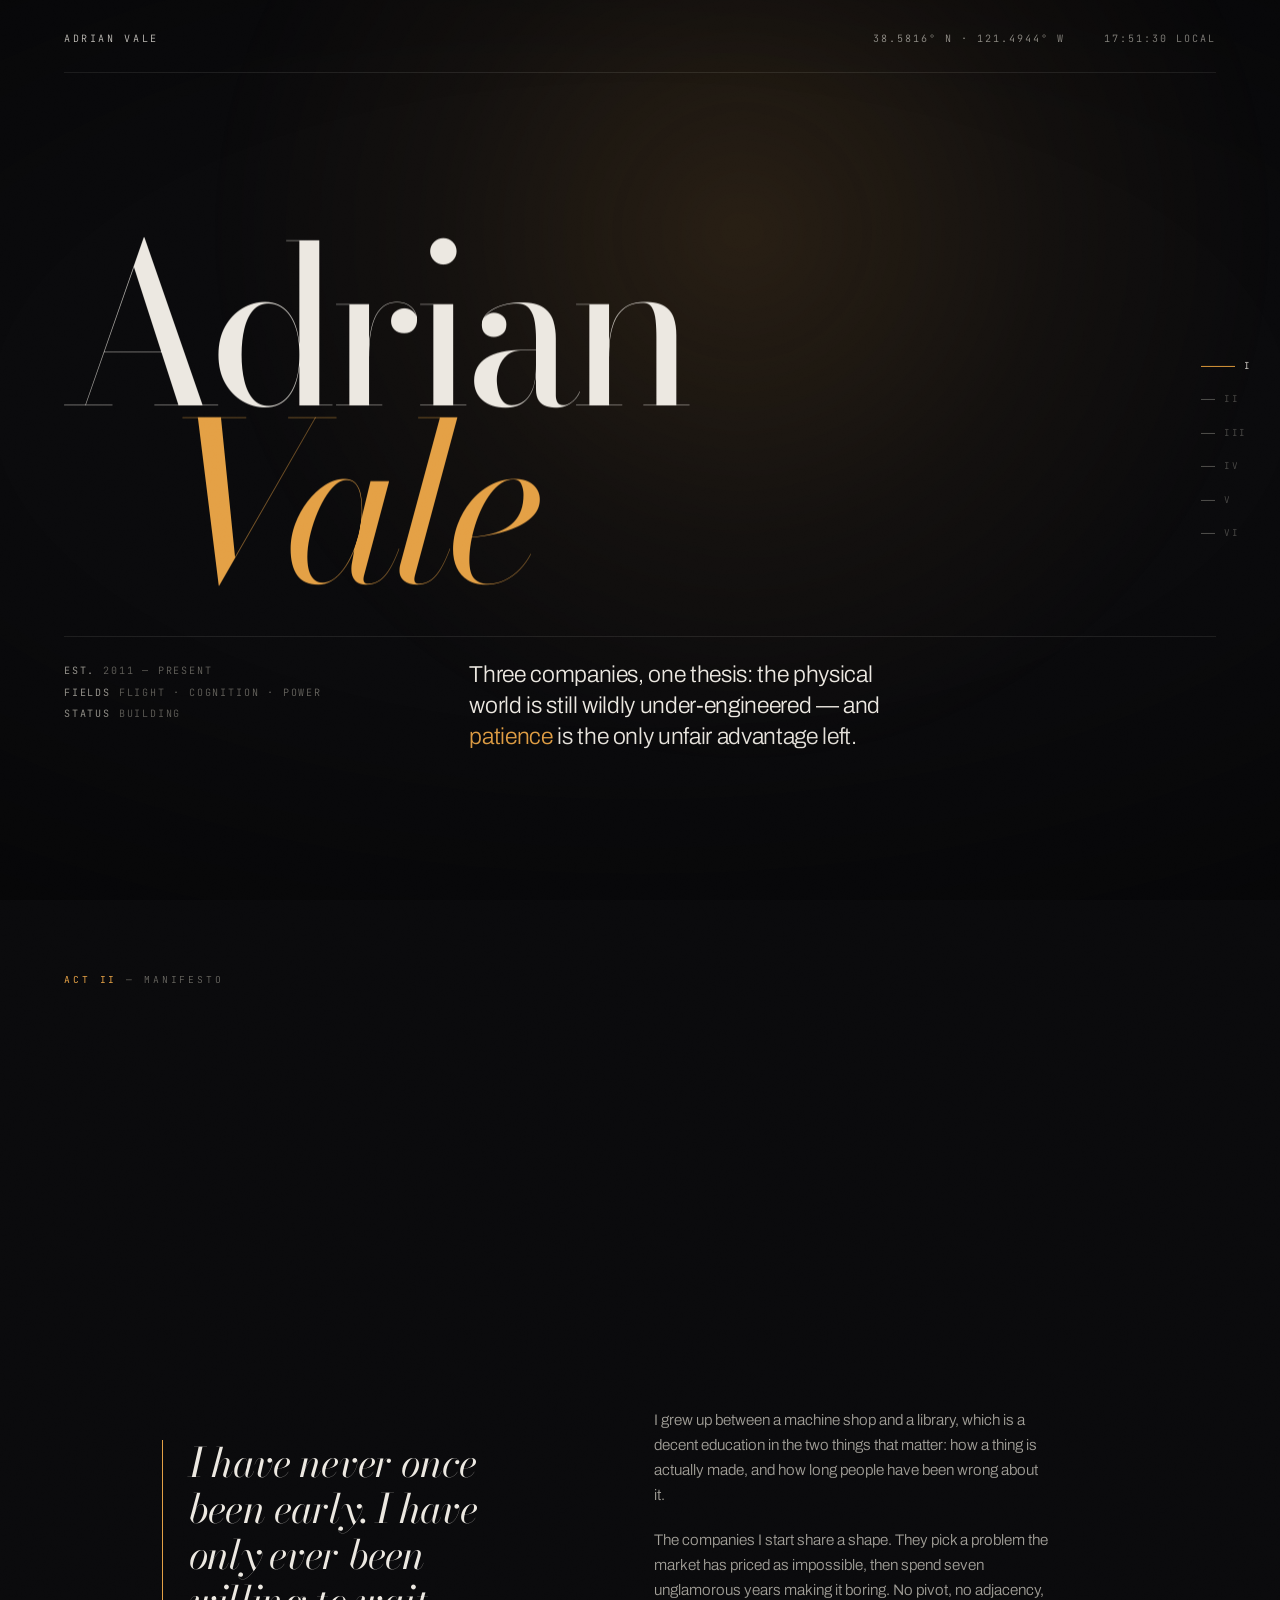
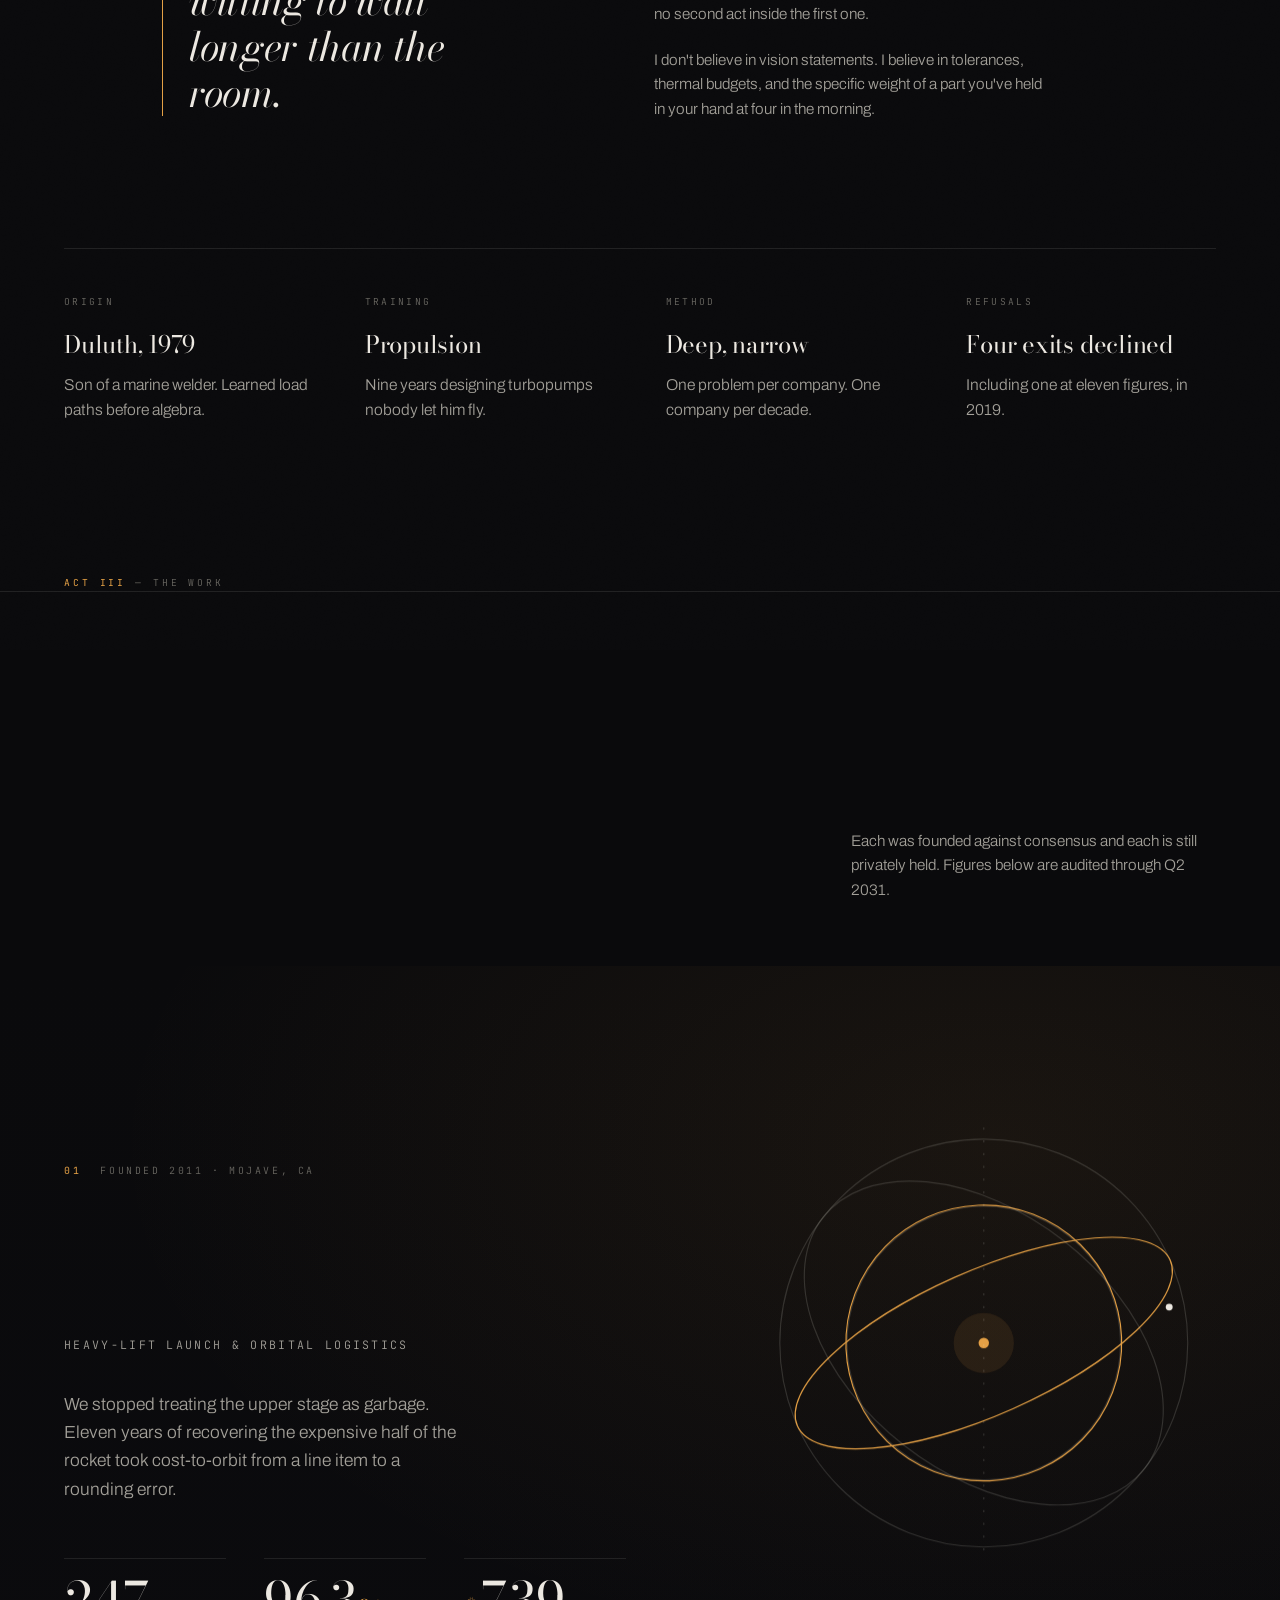
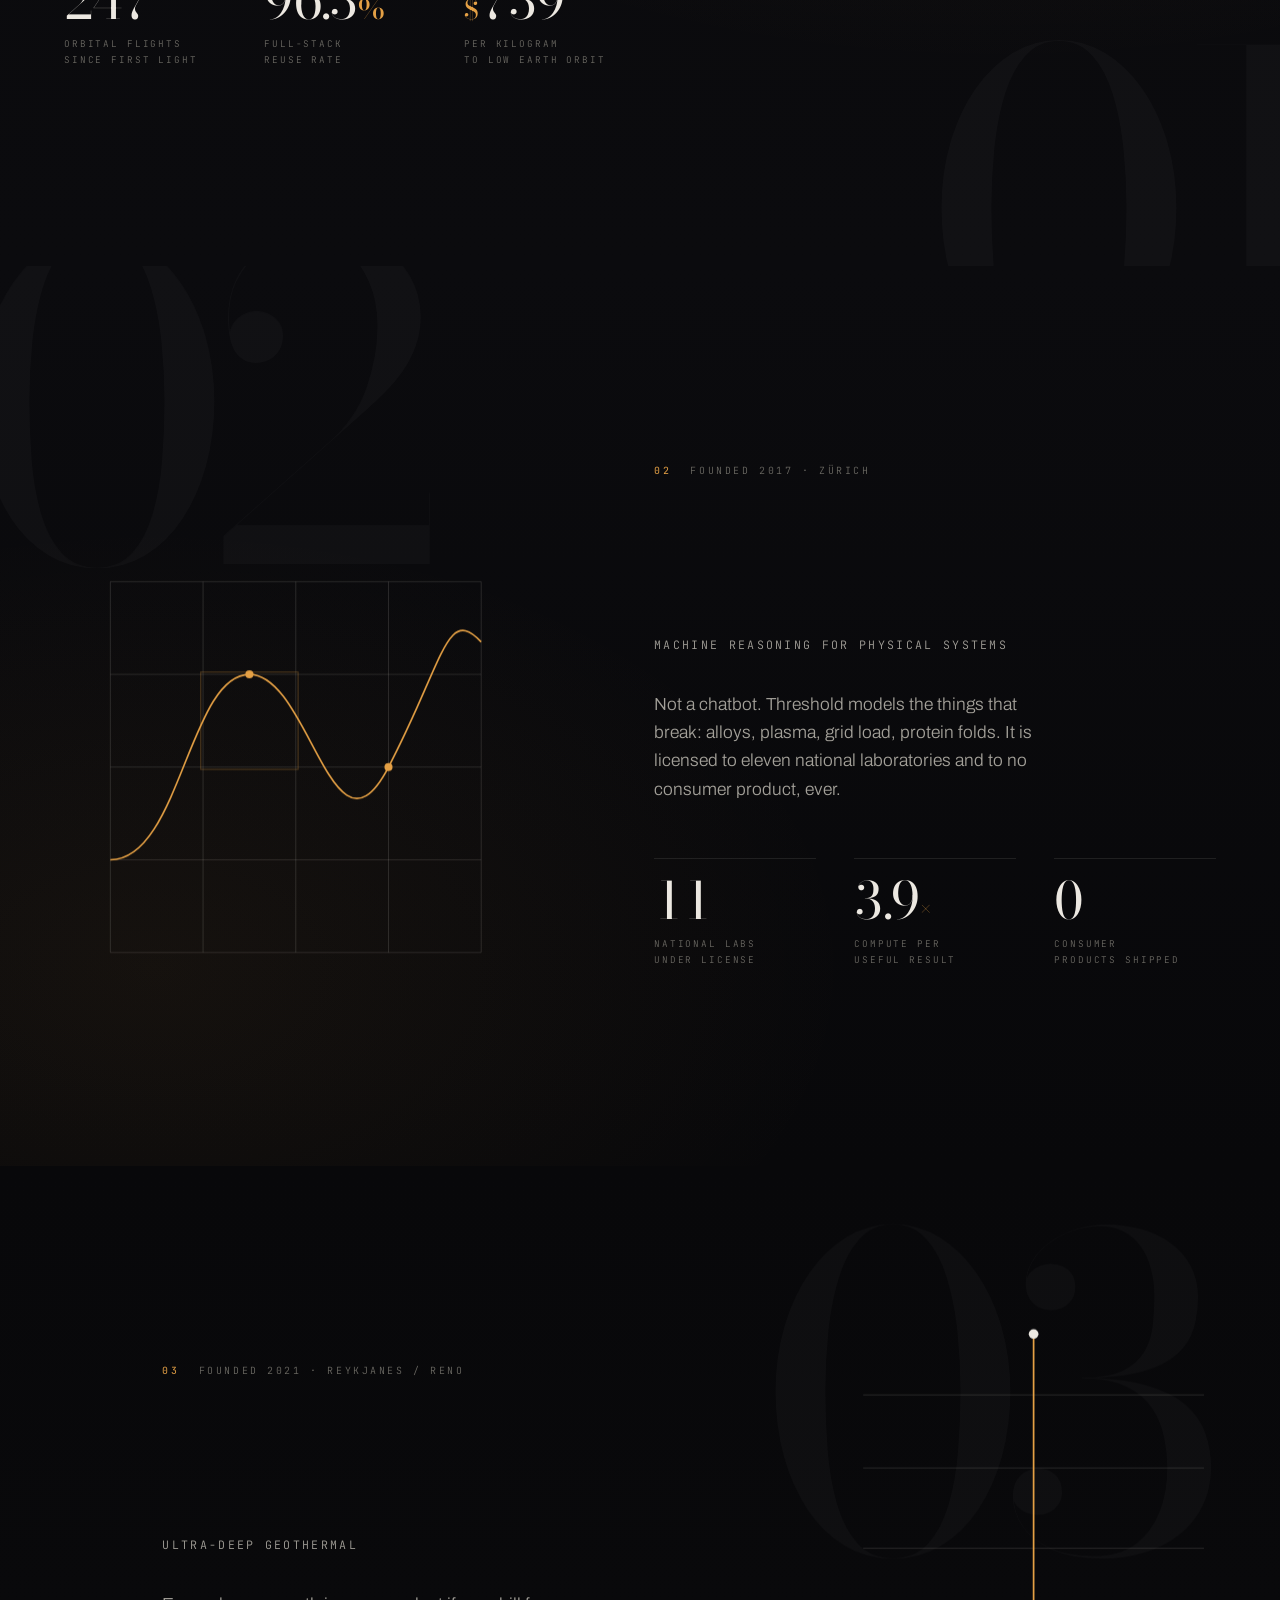
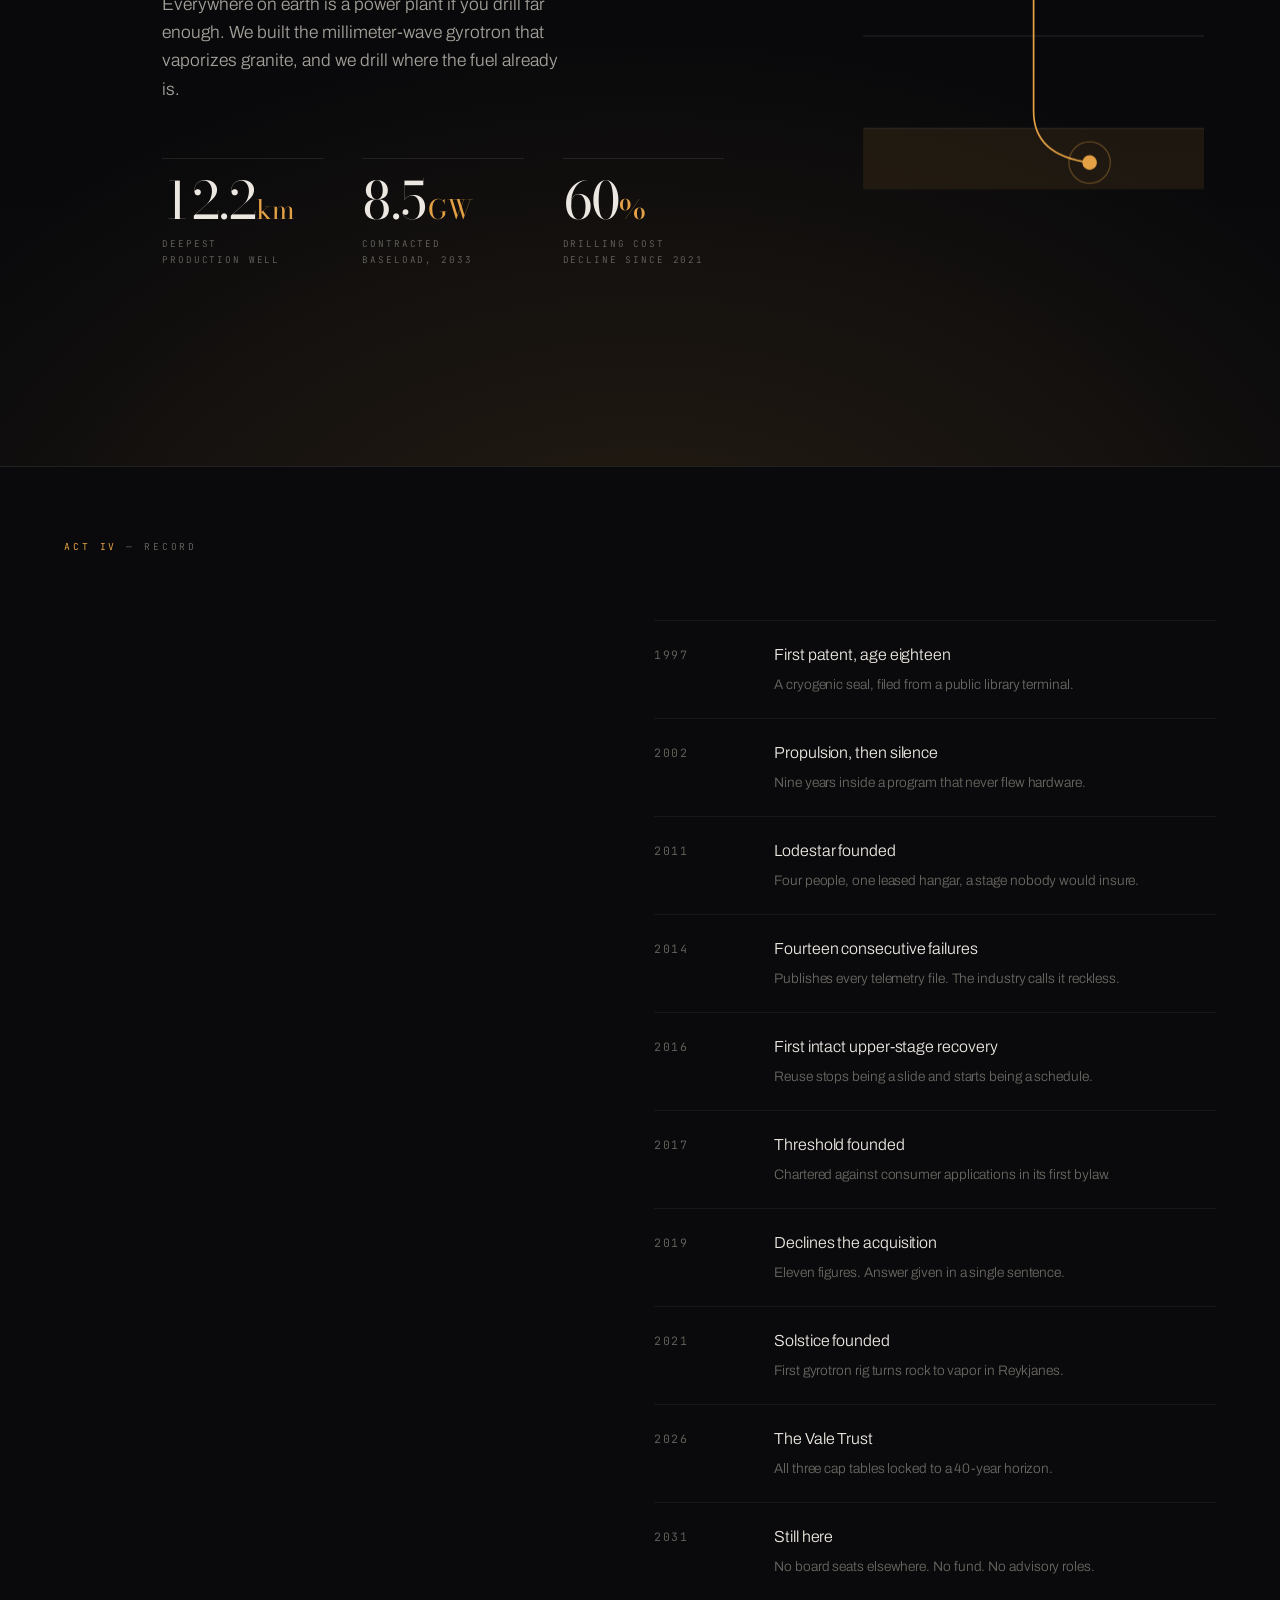
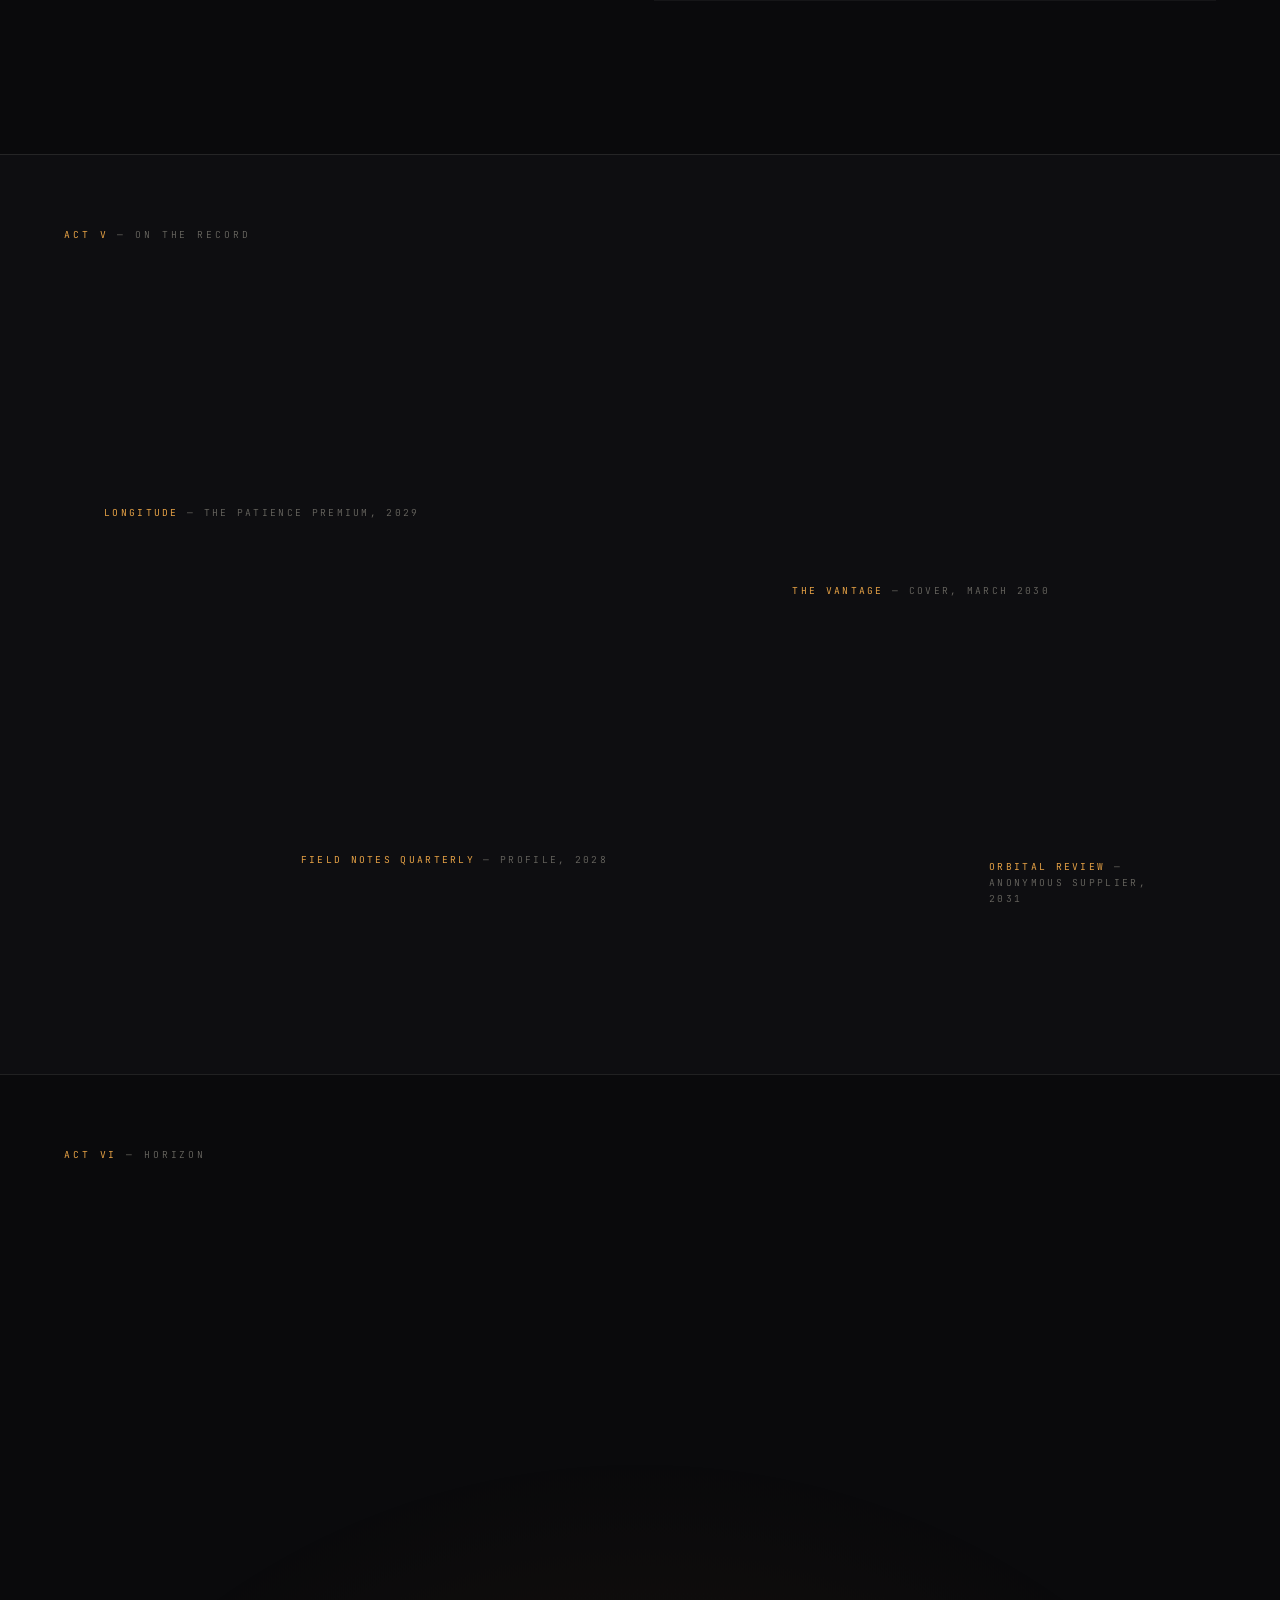
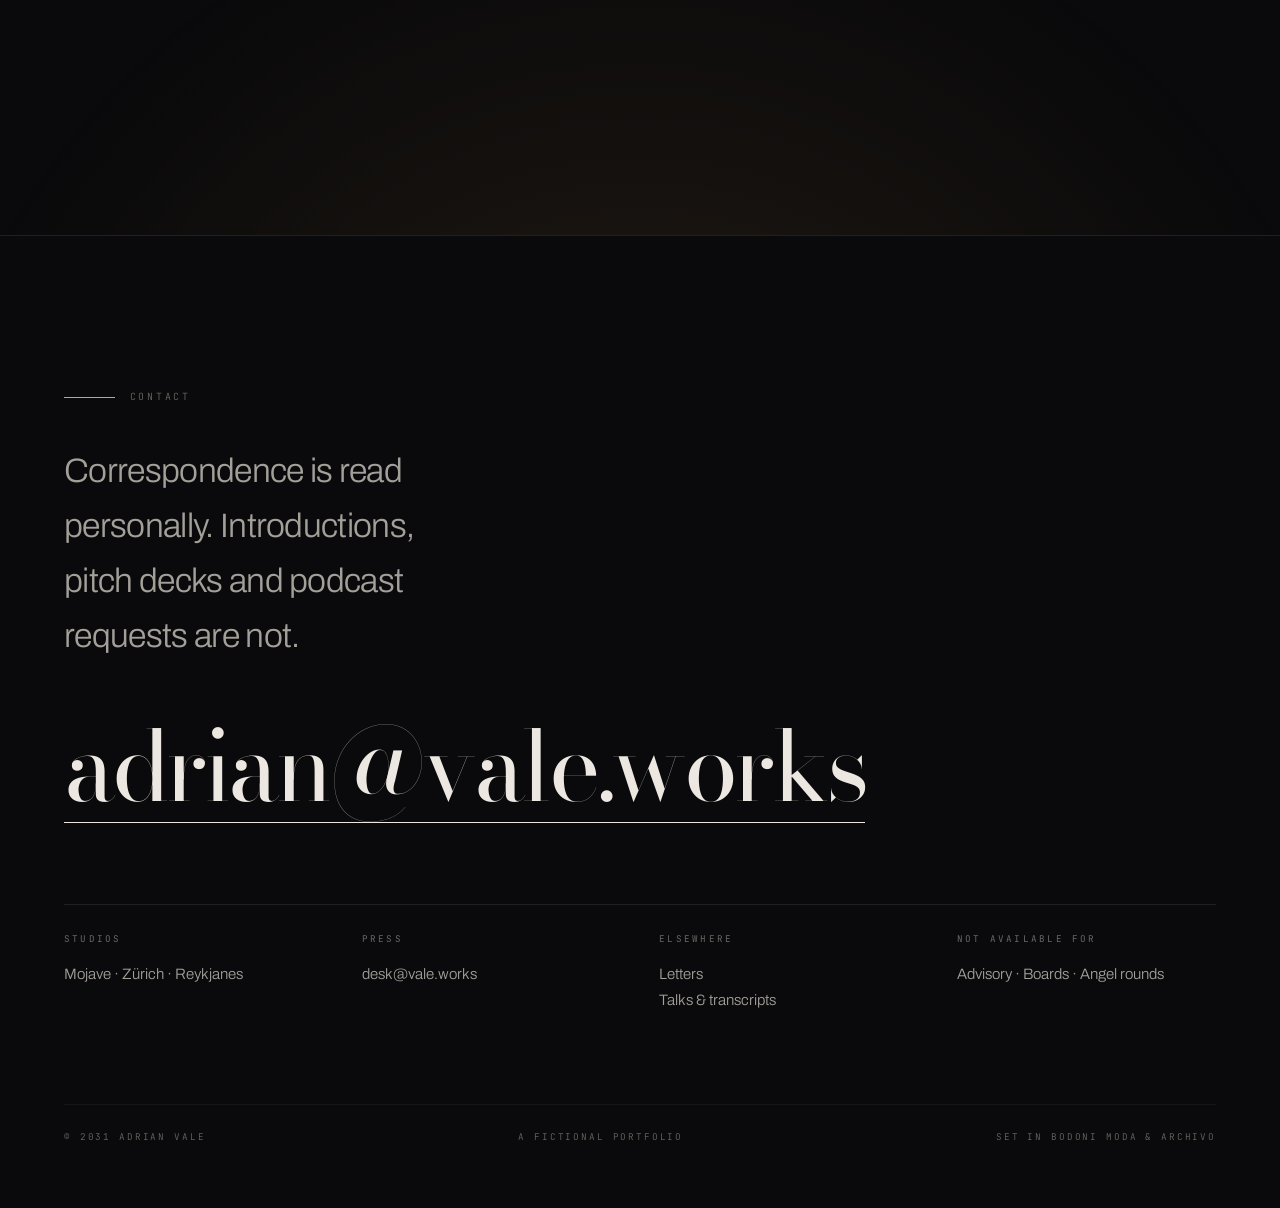
<file: vale/index.html>
<!DOCTYPE html>
<html lang="en">
<head>
<meta charset="UTF-8">
<meta name="viewport" content="width=device-width, initial-scale=1.0">
<title>Adrian Vale — Aerospace · Intelligence · Energy</title>
<meta name="description" content="Adrian Vale. Founder of Lodestar, Threshold and Solstice. Building the machinery of the next century.">
<link rel="preconnect" href="https://fonts.googleapis.com">
<link rel="preconnect" href="https://fonts.gstatic.com" crossorigin>
<link href="https://fonts.googleapis.com/css2?family=Bodoni+Moda:ital,opsz,wght@0,6..96,400;0,6..96,500;0,6..96,700;1,6..96,400&family=Archivo:wght@300;400;500;600&family=JetBrains+Mono:wght@300;400;500&display=swap" rel="stylesheet">
<style>
/* ─────────────────────────────────────────────────────────────
   ADRIAN VALE — one page, six acts
   ───────────────────────────────────────────────────────────── */

:root{
  --bg:        #0a0a0c;
  --bg-lift:   #0e0e11;
  --ink:       #ece8e1;
  --ink-soft:  #a3a099;
  --ink-mute:  #6a6862;
  --rule:      rgba(236,232,225,.10);
  --rule-soft: rgba(236,232,225,.055);
  --amber:     #e4a045;
  --amber-hot: #f6b962;
  --amber-veil:rgba(228,160,69,.14);

  --display: "Bodoni Moda", "Didot", "Big Caslon", Georgia, serif;
  --grotesk: "Archivo", "Helvetica Neue", Helvetica, Arial, sans-serif;
  --mono:    "JetBrains Mono", "SF Mono", ui-monospace, monospace;

  --ease:  cubic-bezier(.16,1,.3,1);
  --ease-io: cubic-bezier(.65,0,.35,1);
  --slow: 1200ms;

  --pad: clamp(1.5rem, 5vw, 6.5rem);
  --col: minmax(0,1fr);
}

*,*::before,*::after{ box-sizing:border-box; }

html{
  background:var(--bg);
  scroll-behavior:auto;
  -webkit-font-smoothing:antialiased;
  -moz-osx-font-smoothing:grayscale;
  text-rendering:optimizeLegibility;
}

body{
  margin:0;
  background:var(--bg);
  color:var(--ink);
  font-family:var(--grotesk);
  font-weight:300;
  font-size:clamp(.95rem,.62rem + .42vw,1.075rem);
  line-height:1.62;
  overflow-x:hidden;
}

body.is-locked{ overflow:hidden; height:100vh; }

::selection{ background:var(--amber); color:#0a0a0c; }

img,svg{ display:block; max-width:100%; }

a{ color:inherit; text-decoration:none; }

h1,h2,h3,h4{ margin:0; font-weight:400; }

p{ margin:0; }

/* ── texture: film grain + vignette ─────────────────────────── */

.grain,
.vignette{
  position:fixed; inset:-150%;
  pointer-events:none;
  z-index:9000;
}

.grain{
  background-image:url("data:image/svg+xml,%3Csvg xmlns='http://www.w3.org/2000/svg' width='300' height='300'%3E%3Cfilter id='n'%3E%3CfeTurbulence type='fractalNoise' baseFrequency='.82' numOctaves='4' stitchTiles='stitch'/%3E%3CfeColorMatrix type='saturate' values='0'/%3E%3C/filter%3E%3Crect width='300' height='300' filter='url(%23n)' opacity='.55'/%3E%3C/svg%3E");
  opacity:.055;
  mix-blend-mode:overlay;
  animation:grain 700ms steps(1) infinite;
  will-change:transform;
}

@keyframes grain{
  0%  { transform:translate3d(0,0,0) }
  10% { transform:translate3d(-3%,-2%,0) }
  20% { transform:translate3d(-8%,2%,0) }
  30% { transform:translate3d(3%,-8%,0) }
  40% { transform:translate3d(-3%,7%,0) }
  50% { transform:translate3d(-8%,3%,0) }
  60% { transform:translate3d(6%,0,0) }
  70% { transform:translate3d(0,4%,0) }
  80% { transform:translate3d(3%,-3%,0) }
  90% { transform:translate3d(-2%,6%,0) }
  100%{ transform:translate3d(2%,-1%,0) }
}

.vignette{
  inset:0;
  background:
    radial-gradient(120% 85% at 50% 45%, transparent 42%, rgba(0,0,0,.42) 82%, rgba(0,0,0,.7) 100%);
  z-index:8999;
}

/* ── custom cursor ──────────────────────────────────────────── */

.cursor-dot,
.cursor-ring{
  position:fixed; top:0; left:0;
  pointer-events:none;
  z-index:9500;
  border-radius:50%;
  opacity:0;
  transition:opacity 500ms var(--ease);
}
.cursor-dot{
  width:5px; height:5px;
  background:var(--amber);
  margin:-2.5px 0 0 -2.5px;
}
.cursor-ring{
  width:38px; height:38px;
  margin:-19px 0 0 -19px;
  border:1px solid rgba(236,232,225,.3);
  transition:opacity 500ms var(--ease),
             width 600ms var(--ease), height 600ms var(--ease),
             margin 600ms var(--ease),
             border-color 600ms var(--ease),
             background-color 600ms var(--ease);
}
body.cursor-ready .cursor-dot,
body.cursor-ready .cursor-ring{ opacity:1; }

body.cursor-hover .cursor-ring{
  width:74px; height:74px; margin:-37px 0 0 -37px;
  border-color:rgba(228,160,69,.55);
  background:rgba(228,160,69,.06);
}
body.cursor-hover .cursor-dot{ opacity:.25; }

@media (hover:none),(pointer:coarse){
  .cursor-dot,.cursor-ring{ display:none; }
}

/* ── scroll progress + act index ────────────────────────────── */

.progress{
  position:fixed; top:0; left:0; height:1px; width:100%;
  background:var(--amber);
  transform:scaleX(0); transform-origin:0 50%;
  z-index:9100;
  box-shadow:0 0 14px rgba(228,160,69,.55);
}

.acts{
  position:fixed; right:clamp(1rem,2.2vw,2.6rem); top:50%;
  transform:translateY(-50%);
  z-index:900;
  display:flex; flex-direction:column; gap:1.15rem;
  mix-blend-mode:difference;
}
.acts a{
  font-family:var(--mono);
  font-size:.58rem; letter-spacing:.16em;
  color:rgba(236,232,225,.32);
  display:flex; align-items:center; gap:.6rem;
  transition:color 700ms var(--ease);
}
.acts a span.tick{
  width:14px; height:1px; background:currentColor;
  transition:width 800ms var(--ease), background-color 700ms var(--ease);
}
.acts a.on{ color:var(--ink); }
.acts a.on span.tick{ width:34px; background:var(--amber); }

@media (max-width:900px){ .acts{ display:none; } }

/* ── shell / masthead ───────────────────────────────────────── */

.mast{
  position:fixed; top:0; left:0; right:0;
  padding:clamp(1.1rem,2.4vw,2rem) var(--pad);
  display:flex; justify-content:space-between; align-items:baseline;
  z-index:1000;
  font-family:var(--mono);
  font-size:.63rem; letter-spacing:.2em; text-transform:uppercase;
  color:var(--ink-soft);
  transition:opacity 800ms var(--ease), transform 800ms var(--ease);
}
.mast .sig{ color:var(--ink); letter-spacing:.26em; }
.mast .loc{ display:flex; gap:clamp(1rem,3vw,3rem); }
@media (max-width:640px){ .mast .loc span:nth-child(2){ display:none; } }

/* ── shared type ────────────────────────────────────────────── */

.eyebrow{
  font-family:var(--mono);
  font-size:.62rem; letter-spacing:.28em; text-transform:uppercase;
  color:var(--ink-mute);
  display:flex; align-items:center; gap:.9rem;
}
.eyebrow::before{
  content:""; width:clamp(24px,4vw,56px); height:1px; background:var(--amber);
  flex:none;
}

.display{
  font-family:var(--display);
  font-weight:400;
  line-height:.86;
  letter-spacing:-.025em;
}

.lede{
  font-size:clamp(1.15rem,.85rem + .95vw,1.75rem);
  line-height:1.42;
  font-weight:300;
  color:var(--ink);
  letter-spacing:-.012em;
}

.body-x{ color:var(--ink-soft); max-width:44ch; }
.body-x + .body-x{ margin-top:1.35em; }

em.amber{ font-style:normal; color:var(--amber); }

.serif-it{ font-family:var(--display); font-style:italic; font-weight:400; }

/* ── reveal primitives (IntersectionObserver driven) ────────── */

.rv{
  clip-path:inset(0 0 102% 0);
  transform:translateY(1.1em);
  opacity:.001;
  transition:
    clip-path 1250ms var(--ease),
    transform 1250ms var(--ease),
    opacity 900ms var(--ease);
  transition-delay:calc(var(--d,0) * 105ms);
}
.rv.in{
  clip-path:inset(-25% -25% -25% -25%);
  transform:none;
  opacity:1;
}

.fade{
  opacity:0; transform:translateY(26px);
  transition:opacity 1100ms var(--ease), transform 1100ms var(--ease);
  transition-delay:calc(var(--d,0) * 105ms);
}
.fade.in{ opacity:1; transform:none; }

.wipe{
  transform:scaleX(0); transform-origin:0 50%;
  transition:transform 1400ms var(--ease);
  transition-delay:calc(var(--d,0) * 105ms);
}
.wipe.in{ transform:scaleX(1); }

.scale-in{
  transform:scale(1.16); opacity:0;
  transition:transform 1800ms var(--ease), opacity 1400ms var(--ease);
}
.scale-in.in{ transform:scale(1); opacity:1; }

/* ═══════════════════════════════════════════════════════════════
   ACT I — HERO
   ═══════════════════════════════════════════════════════════════ */

.hero{
  position:relative;
  min-height:100svh;
  padding:0 var(--pad);
  display:grid;
  grid-template-rows:1fr auto auto;
  align-items:end;
  overflow:hidden;
}

.hero-glow{
  position:absolute;
  width:min(90vw,1200px); aspect-ratio:1;
  left:58%; top:22%;
  translate:-50% -50%;
  background:radial-gradient(circle, rgba(228,160,69,.14), rgba(228,160,69,.045) 38%, transparent 66%);
  filter:blur(10px);
  pointer-events:none;
}

.hero-rule{
  position:absolute; left:var(--pad); right:var(--pad); top:0;
  height:1px; background:var(--rule);
  transform:translateY(clamp(4.2rem,8vh,7rem));
}

.hero-name{
  position:relative;
  font-size:clamp(4.2rem,17.2vw,19rem);
  line-height:.8;
  letter-spacing:-.045em;
  margin:0 0 .06em -.02em;
  padding-top:.12em;
}
.hero-name .ln{ display:block; overflow:hidden; }
.hero-name .ln > span{
  display:block;
  transform:translateY(105%);
  transition:transform 1500ms var(--ease);
}
.hero-name .ln:nth-child(2) > span{ transition-delay:110ms; }
body.booted .hero-name .ln > span{ transform:none; }

.hero-name .ln:nth-child(2){
  margin-left:clamp(0px,7.5vw,9.5rem);
}
.hero-name em{
  font-style:italic;
  color:var(--amber);
}

.hero-foot{
  position:relative;
  display:grid;
  grid-template-columns:1fr;
  gap:2rem;
  padding-bottom:clamp(2.2rem,5vh,3.6rem);
  border-top:1px solid var(--rule);
  padding-top:clamp(1.4rem,2.6vh,2.2rem);
  margin-top:clamp(1.6rem,4vh,3rem);
}
@media (min-width:900px){
  .hero-foot{
    grid-template-columns: 1fr 1fr 1fr;
    align-items:start;
    gap:clamp(2rem,5vw,6rem);
  }
}

.hero-claim{
  font-size:clamp(1.05rem,.8rem + .8vw,1.5rem);
  line-height:1.34;
  letter-spacing:-.015em;
  max-width:26ch;
  grid-column:1;
}
@media (min-width:900px){ .hero-claim{ grid-column:2 / span 2; max-width:34ch; } }

.hero-meta{
  font-family:var(--mono);
  font-size:.63rem; letter-spacing:.18em; text-transform:uppercase;
  color:var(--ink-mute);
  line-height:2.1;
}
.hero-meta b{ color:var(--ink-soft); font-weight:400; }

.scroll-cue{
  position:absolute; left:var(--pad); bottom:clamp(2.2rem,5vh,3.6rem);
  font-family:var(--mono); font-size:.6rem; letter-spacing:.24em;
  text-transform:uppercase; color:var(--ink-mute);
  display:flex; align-items:center; gap:.8rem;
}
@media (min-width:900px){ .scroll-cue{ position:static; } }
.scroll-cue i{
  display:block; width:1px; height:38px; background:linear-gradient(var(--amber),transparent);
  animation:cue 2600ms var(--ease-io) infinite;
  transform-origin:0 0;
}
@keyframes cue{
  0%,100%{ transform:scaleY(.35); opacity:.4 }
  45%{ transform:scaleY(1); opacity:1 }
}

/* ═══════════════════════════════════════════════════════════════
   SHARED SECTION SHELL
   ═══════════════════════════════════════════════════════════════ */

section{ position:relative; }

.act{
  padding:clamp(7rem,17vh,15rem) var(--pad);
  position:relative;
}

.grid12{
  display:grid;
  grid-template-columns:repeat(12,var(--col));
  column-gap:clamp(1rem,2.2vw,2.4rem);
}
@media (max-width:840px){
  .grid12{ grid-template-columns:repeat(6,var(--col)); }
}

.act-tag{
  position:absolute;
  top:clamp(3rem,8vh,7rem);
  left:var(--pad);
  font-family:var(--mono);
  font-size:.6rem; letter-spacing:.3em; text-transform:uppercase;
  color:var(--ink-mute);
}
.act-tag b{ color:var(--amber); font-weight:400; }

/* ═══════════════════════════════════════════════════════════════
   ACT II — MANIFESTO / ORIGIN
   ═══════════════════════════════════════════════════════════════ */

.manifesto{ background:var(--bg); }

.manifesto-head{
  grid-column:1 / span 9;
  font-size:clamp(2.6rem,7.6vw,7.4rem);
  line-height:.94;
  letter-spacing:-.03em;
  margin-bottom:clamp(3rem,9vh,7rem);
}
@media (max-width:840px){ .manifesto-head{ grid-column:1 / -1; } }
.manifesto-head .ln{ display:block; }
.manifesto-head .ln:nth-child(2){ margin-left:clamp(0px,10vw,12rem); }
.manifesto-head .ln:nth-child(3){ margin-left:clamp(0px,4vw,5rem); }

.manifesto-body{ grid-column:7 / span 5; }
@media (max-width:840px){ .manifesto-body{ grid-column:1 / -1; } }

.manifesto-side{
  grid-column:2 / span 4;
  align-self:end;
  padding-bottom:.4rem;
}
@media (max-width:840px){
  .manifesto-side{ grid-column:1 / -1; margin-bottom:3rem; order:-1; }
}

.pull{
  font-family:var(--display);
  font-size:clamp(1.5rem,1rem + 1.9vw,2.9rem);
  line-height:1.14;
  letter-spacing:-.02em;
  font-style:italic;
  color:var(--ink);
  border-left:1px solid var(--amber);
  padding-left:clamp(1rem,2vw,2rem);
}

.origin{
  margin-top:clamp(6rem,14vh,12rem);
  border-top:1px solid var(--rule);
  padding-top:clamp(2.4rem,5vh,4rem);
}
.origin dl{
  margin:0;
  display:grid;
  grid-template-columns:repeat(auto-fit,minmax(200px,1fr));
  gap:clamp(2rem,4vw,4.5rem);
}
.origin dt{
  font-family:var(--mono);
  font-size:.6rem; letter-spacing:.24em; text-transform:uppercase;
  color:var(--ink-mute);
  margin-bottom:1rem;
}
.origin dd{
  margin:0;
  font-size:.98rem;
  color:var(--ink-soft);
  line-height:1.6;
}
.origin dd strong{
  display:block;
  font-family:var(--display);
  font-size:1.5rem;
  font-weight:400;
  color:var(--ink);
  letter-spacing:-.01em;
  margin-bottom:.5rem;
}

/* ═══════════════════════════════════════════════════════════════
   ACT III — VENTURES (three fullscreen scenes)
   ═══════════════════════════════════════════════════════════════ */

.ventures-intro{
  padding:clamp(5rem,12vh,10rem) var(--pad) clamp(3rem,7vh,6rem);
  border-top:1px solid var(--rule);
}
.ventures-intro h2{
  grid-column:1 / span 7;
  font-size:clamp(2rem,5.4vw,5rem);
  line-height:.98;
  letter-spacing:-.03em;
}
.ventures-intro p{
  grid-column:9 / span 4;
  align-self:end;
  color:var(--ink-soft);
}
@media (max-width:840px){
  .ventures-intro h2,.ventures-intro p{ grid-column:1 / -1; }
  .ventures-intro p{ margin-top:2rem; }
}

.scene{
  position:relative;
  min-height:100svh;
  display:flex;
  align-items:center;
  padding:clamp(6rem,12vh,9rem) var(--pad);
  overflow:hidden;
  isolation:isolate;
}

.scene::before{
  content:"";
  position:absolute; inset:0;
  background:var(--scene-wash);
  z-index:-2;
}

.scene-no{
  position:absolute;
  font-family:var(--display);
  font-size:clamp(11rem,34vw,32rem);
  line-height:.7;
  color:rgba(236,232,225,.028);
  letter-spacing:-.06em;
  pointer-events:none;
  user-select:none;
  z-index:-1;
}

.scene-inner{ width:100%; position:relative; z-index:2; }

.v-kicker{
  display:flex; align-items:baseline; gap:1.2rem;
  font-family:var(--mono);
  font-size:.62rem; letter-spacing:.26em; text-transform:uppercase;
  color:var(--ink-mute);
  margin-bottom:clamp(1.2rem,3vh,2rem);
}
.v-kicker b{ color:var(--amber); font-weight:400; }

.v-name{
  font-size:clamp(3rem,10.5vw,10.5rem);
  line-height:.85;
  letter-spacing:-.04em;
  margin-bottom:.12em;
}
.v-name em{ font-style:italic; }

.v-role{
  font-family:var(--mono);
  font-size:clamp(.66rem,.5rem + .28vw,.8rem);
  letter-spacing:.2em;
  text-transform:uppercase;
  color:var(--ink-soft);
}

.v-copy{
  margin-top:clamp(1.6rem,4vh,2.8rem);
  max-width:40ch;
  color:var(--ink-soft);
  font-size:clamp(1rem,.85rem + .3vw,1.15rem);
}

/* metric strip */
.metrics{
  display:grid;
  gap:clamp(1.4rem,3vw,3.2rem);
  margin-top:clamp(2.4rem,6vh,4rem);
  grid-template-columns:repeat(auto-fit,minmax(150px,1fr));
}
.metrics.stack{ grid-template-columns:1fr; gap:clamp(1.6rem,3.4vh,2.6rem); }

.metric{
  border-top:1px solid var(--rule);
  padding-top:1rem;
}
.metric .num{
  font-family:var(--display);
  font-size:clamp(2.1rem,1.2rem + 2.5vw,3.9rem);
  line-height:1;
  letter-spacing:-.03em;
  color:var(--ink);
  font-variant-numeric:lining-nums tabular-nums;
}
.metric .num i{ font-style:normal; color:var(--amber); font-size:.52em; letter-spacing:0; }
.metric .lbl{
  margin-top:.7rem;
  font-family:var(--mono);
  font-size:.58rem; letter-spacing:.2em; text-transform:uppercase;
  color:var(--ink-mute);
  line-height:1.7;
}

/* scene visuals (pure CSS/SVG art) */
.visual{
  position:relative;
  aspect-ratio:1;
  width:100%;
  will-change:transform;
}
.visual svg{ width:100%; height:100%; overflow:visible; }
.visual .stroke{ stroke:var(--amber); fill:none; }
.visual .faint{ stroke:rgba(236,232,225,.16); fill:none; }

.dash{
  stroke-dasharray:var(--len,1200);
  stroke-dashoffset:var(--len,1200);
  transition:stroke-dashoffset 2600ms var(--ease);
  transition-delay:calc(var(--d,0) * 140ms);
}
.in .dash, .dash.in{ stroke-dashoffset:0; }

/* scene layouts */
.scene-a .scene-inner{
  display:grid; grid-template-columns:repeat(12,var(--col));
  column-gap:clamp(1rem,2.2vw,2.4rem); align-items:center;
}
.scene-a .v-text{ grid-column:1 / span 6; }
.scene-a .v-art{ grid-column:8 / span 5; }
.scene-a .scene-no{ right:-4vw; bottom:-4vh; }

.scene-b .scene-inner{
  display:grid; grid-template-columns:repeat(12,var(--col));
  column-gap:clamp(1rem,2.2vw,2.4rem); align-items:center;
}
.scene-b .v-art{ grid-column:1 / span 5; grid-row:1; }
.scene-b .v-text{ grid-column:7 / span 6; grid-row:1; }
.scene-b .scene-no{ left:-3vw; top:2vh; }

.scene-c .scene-inner{
  display:grid; grid-template-columns:repeat(12,var(--col));
  column-gap:clamp(1rem,2.2vw,2.4rem); align-items:center;
}
.scene-c .v-text{ grid-column:2 / span 6; }
.scene-c .v-art{ grid-column:9 / span 4; }
.scene-c .scene-no{ right:6vw; top:6vh; }

@media (max-width:960px){
  .scene-a .v-text,.scene-b .v-text,.scene-c .v-text{ grid-column:1 / -1; grid-row:1; }
  .scene-a .v-art,.scene-b .v-art,.scene-c .v-art{
    grid-column:1 / -1; grid-row:2; margin-top:3rem; max-width:340px;
  }
  .scene{ align-items:center; }
}

/* ═══════════════════════════════════════════════════════════════
   ACT IV — TIMELINE
   ═══════════════════════════════════════════════════════════════ */

.timeline{ border-top:1px solid var(--rule); }

.tl-head{
  grid-column:1 / span 5;
  font-size:clamp(2rem,5vw,4.6rem);
  line-height:.96; letter-spacing:-.03em;
  position:sticky; top:22vh; align-self:start;
}
@media (max-width:840px){
  .tl-head{ position:static; grid-column:1 / -1; margin-bottom:3.5rem; }
}

.tl-list{ grid-column:7 / span 6; }
@media (max-width:840px){ .tl-list{ grid-column:1 / -1; } }

.tl-row{
  display:grid;
  grid-template-columns:5.5rem 1fr;
  gap:clamp(1rem,2.5vw,2.5rem);
  padding:clamp(1.15rem,2.4vh,1.7rem) 0;
  border-bottom:1px solid var(--rule-soft);
  transition:border-color 700ms var(--ease);
}
.tl-row:first-child{ border-top:1px solid var(--rule-soft); }
.tl-row:hover{ border-bottom-color:rgba(228,160,69,.4); }
.tl-year{
  font-family:var(--mono);
  font-size:.72rem; letter-spacing:.14em;
  color:var(--ink-mute);
  padding-top:.3em;
  transition:color 700ms var(--ease);
}
.tl-row:hover .tl-year{ color:var(--amber); }
.tl-what{ font-size:1rem; color:var(--ink); letter-spacing:-.005em; }
.tl-what small{
  display:block;
  margin-top:.35rem;
  font-size:.86rem;
  color:var(--ink-mute);
  font-weight:300;
}

/* ═══════════════════════════════════════════════════════════════
   ACT V — PRESS
   ═══════════════════════════════════════════════════════════════ */

.press{
  border-top:1px solid var(--rule);
  background:var(--bg-lift);
}

.press-grid{
  display:grid;
  grid-template-columns:repeat(12,var(--col));
  column-gap:clamp(1rem,2.2vw,2.4rem);
  row-gap:clamp(3.5rem,9vh,7rem);
}
@media (max-width:840px){ .press-grid{ grid-template-columns:repeat(6,var(--col)); } }

.quote{ position:relative; }
.quote:nth-child(1){ grid-column:1 / span 6; }
.quote:nth-child(2){ grid-column:8 / span 5; margin-top:clamp(0px,6vh,5rem); }
.quote:nth-child(3){ grid-column:3 / span 6; }
.quote:nth-child(4){ grid-column:10 / span 3; align-self:end; }
@media (max-width:840px){
  .quote:nth-child(n){ grid-column:1 / -1; margin-top:0; }
}

.quote blockquote{
  margin:0;
  font-family:var(--display);
  font-size:clamp(1.35rem,1rem + 1.3vw,2.35rem);
  line-height:1.22;
  letter-spacing:-.02em;
  color:var(--ink);
}
.quote:nth-child(4) blockquote{
  font-size:clamp(1.05rem,.9rem + .5vw,1.4rem);
  font-style:italic;
  color:var(--ink-soft);
}
.quote cite{
  display:block;
  margin-top:1.4rem;
  font-family:var(--mono);
  font-style:normal;
  font-size:.6rem; letter-spacing:.24em; text-transform:uppercase;
  color:var(--ink-mute);
}
.quote cite b{ color:var(--amber); font-weight:400; }

/* ═══════════════════════════════════════════════════════════════
   ACT VI — HORIZON + CONTACT
   ═══════════════════════════════════════════════════════════════ */

.horizon{
  border-top:1px solid var(--rule);
  position:relative;
  overflow:hidden;
}
.horizon-glow{
  position:absolute; left:50%; bottom:-40%;
  width:min(140vw,1500px); aspect-ratio:2/1;
  translate:-50% 0;
  background:radial-gradient(ellipse at 50% 100%, rgba(228,160,69,.16), rgba(228,160,69,.05) 40%, transparent 70%);
  pointer-events:none;
}
.horizon-inner{ position:relative; }

.horizon h2{
  font-size:clamp(2.4rem,7.4vw,7.2rem);
  line-height:.94; letter-spacing:-.032em;
  max-width:16ch;
}
.horizon h2 em{ font-style:italic; color:var(--amber); }
.horizon .cols{
  margin-top:clamp(3.5rem,9vh,7rem);
  display:grid;
  grid-template-columns:repeat(auto-fit,minmax(240px,1fr));
  gap:clamp(2rem,4vw,5rem);
  max-width:1100px;
}
.horizon .cols div p{ color:var(--ink-soft); }
.horizon .cols h3{
  font-family:var(--mono);
  font-size:.6rem; letter-spacing:.24em; text-transform:uppercase;
  color:var(--amber);
  margin-bottom:1rem;
}

.contact{
  border-top:1px solid var(--rule);
  padding-bottom:clamp(3rem,7vh,5rem);
}
.contact-inner{ position:relative; }

.contact h2{
  font-size:clamp(1.4rem,1rem + 1.4vw,2.2rem);
  letter-spacing:-.02em;
  max-width:20ch;
  font-family:var(--grotesk);
  font-weight:300;
  color:var(--ink-soft);
  margin-bottom:clamp(2.5rem,6vh,4rem);
}

.mail{
  display:inline-block;
  font-family:var(--display);
  font-size:clamp(2rem,7.6vw,7rem);
  line-height:1;
  letter-spacing:-.035em;
  position:relative;
  padding-bottom:.08em;
}
.mail .u{
  position:absolute; left:0; right:0; bottom:0; height:1px;
  background:var(--ink);
  transform:scaleX(1); transform-origin:100% 50%;
  transition:transform 700ms var(--ease);
}
.mail:hover{ color:var(--amber); transition:color 600ms var(--ease); }
.mail:hover .u{ transform:scaleX(0); }
.mail::after{
  content:""; position:absolute; left:0; right:0; bottom:0; height:1px;
  background:var(--amber);
  transform:scaleX(0); transform-origin:0 50%;
  transition:transform 700ms var(--ease) 120ms;
}
.mail:hover::after{ transform:scaleX(1); }

.contact-rows{
  margin-top:clamp(3.5rem,9vh,6rem);
  display:grid;
  grid-template-columns:repeat(auto-fit,minmax(210px,1fr));
  gap:clamp(1.6rem,3vw,3rem);
  border-top:1px solid var(--rule);
  padding-top:clamp(1.6rem,3vh,2.4rem);
}
.contact-rows h4{
  font-family:var(--mono);
  font-size:.58rem; letter-spacing:.24em; text-transform:uppercase;
  color:var(--ink-mute); margin-bottom:.9rem;
}
.contact-rows p, .contact-rows a{ color:var(--ink-soft); font-size:.94rem; line-height:1.75; }

/* animated link underline */
.ln-a{
  position:relative; display:inline-block;
  color:var(--ink-soft);
  transition:color 600ms var(--ease);
}
.ln-a::after{
  content:""; position:absolute; left:0; bottom:-2px; height:1px; width:100%;
  background:var(--amber);
  transform:scaleX(0); transform-origin:100% 50%;
  transition:transform 650ms var(--ease);
}
.ln-a:hover{ color:var(--ink); }
.ln-a:hover::after{ transform:scaleX(1); transform-origin:0 50%; }

.colophon{
  margin-top:clamp(4rem,10vh,7rem);
  padding-top:1.6rem;
  border-top:1px solid var(--rule-soft);
  display:flex; flex-wrap:wrap; gap:1.2rem 2.4rem; justify-content:space-between;
  font-family:var(--mono);
  font-size:.58rem; letter-spacing:.2em; text-transform:uppercase;
  color:var(--ink-mute);
}

/* ── parallax helper ─────────────────────────────────────────── */
[data-para]{ will-change:transform; }

/* ── reduced motion ─────────────────────────────────────────── */
@media (prefers-reduced-motion:reduce){
  *,*::before,*::after{
    animation-duration:.001ms !important;
    animation-iteration-count:1 !important;
    transition-duration:.001ms !important;
  }
  .rv,.fade,.scale-in{ clip-path:none; opacity:1; transform:none; }
  .wipe{ transform:scaleX(1); }
  .dash{ stroke-dashoffset:0; }
  .hero-name .ln > span{ transform:none; }
  .grain{ animation:none; }
}
</style>
</head>
<body>

<div class="grain" aria-hidden="true"></div>
<div class="vignette" aria-hidden="true"></div>
<div class="progress" id="progress" aria-hidden="true"></div>
<div class="cursor-ring" id="cursorRing" aria-hidden="true"></div>
<div class="cursor-dot" id="cursorDot" aria-hidden="true"></div>

<nav class="acts" aria-label="Chapters">
  <a href="#hero"      data-act><span class="tick"></span>I</a>
  <a href="#manifesto" data-act><span class="tick"></span>II</a>
  <a href="#ventures"  data-act><span class="tick"></span>III</a>
  <a href="#timeline"  data-act><span class="tick"></span>IV</a>
  <a href="#press"     data-act><span class="tick"></span>V</a>
  <a href="#contact"   data-act><span class="tick"></span>VI</a>
</nav>

<header class="mast">
  <div class="sig">Adrian Vale</div>
  <div class="loc">
    <span>38.5816° N · 121.4944° W</span>
    <span id="clock">—</span>
  </div>
</header>

<main>

<!-- ══ ACT I ═══════════════════════════════════════════════════ -->
<section class="hero" id="hero">
  <div class="hero-glow" data-para="-0.14" aria-hidden="true"></div>
  <div class="hero-rule" aria-hidden="true"></div>

  <div></div>

  <h1 class="hero-name display" data-para="-0.06">
    <span class="ln"><span>Adrian</span></span>
    <span class="ln"><span><em>Vale</em></span></span>
  </h1>

  <div class="hero-foot">
    <div class="hero-meta fade" style="--d:8">
      <div><b>Est.</b> 2011 — present</div>
      <div><b>Fields</b> Flight · Cognition · Power</div>
      <div><b>Status</b> Building</div>
    </div>

    <p class="hero-claim fade" style="--d:9">
      Three companies, one thesis: the physical world is still
      wildly under-engineered — and <em class="amber">patience</em> is the only
      unfair advantage left.
    </p>

    <div class="scroll-cue fade" style="--d:11">
      <i></i>
      <span>Scroll — six acts</span>
    </div>
  </div>
</section>

<!-- ══ ACT II ══════════════════════════════════════════════════ -->
<section class="act manifesto" id="manifesto">
  <div class="act-tag"><b>Act II</b> — Manifesto</div>

  <div class="grid12">
    <h2 class="manifesto-head display">
      <span class="ln rv" style="--d:0">Everything</span>
      <span class="ln rv" style="--d:1">worth building</span>
      <span class="ln rv" style="--d:2">takes <em class="serif-it" style="color:var(--amber)">a decade</em>.</span>
    </h2>

    <div class="manifesto-side">
      <p class="pull fade" style="--d:3">
        I have never once been early. I have only ever been
        willing to wait longer than the room.
      </p>
    </div>

    <div class="manifesto-body">
      <p class="body-x fade" style="--d:2">
        I grew up between a machine shop and a library, which is
        a decent education in the two things that matter: how a
        thing is actually made, and how long people have been
        wrong about it.
      </p>
      <p class="body-x fade" style="--d:3">
        The companies I start share a shape. They pick a problem
        the market has priced as impossible, then spend seven
        unglamorous years making it boring. No pivot, no
        adjacency, no second act inside the first one.
      </p>
      <p class="body-x fade" style="--d:4">
        I don't believe in vision statements. I believe in
        tolerances, thermal budgets, and the specific weight of a
        part you've held in your hand at four in the morning.
      </p>
    </div>
  </div>

  <div class="origin">
    <dl>
      <div class="fade" style="--d:0">
        <dt>Origin</dt>
        <dd><strong>Duluth, 1979</strong>Son of a marine welder. Learned load paths before algebra.</dd>
      </div>
      <div class="fade" style="--d:1">
        <dt>Training</dt>
        <dd><strong>Propulsion</strong>Nine years designing turbopumps nobody let him fly.</dd>
      </div>
      <div class="fade" style="--d:2">
        <dt>Method</dt>
        <dd><strong>Deep, narrow</strong>One problem per company. One company per decade.</dd>
      </div>
      <div class="fade" style="--d:3">
        <dt>Refusals</dt>
        <dd><strong>Four exits declined</strong>Including one at eleven figures, in 2019.</dd>
      </div>
    </dl>
  </div>
</section>

<!-- ══ ACT III ═════════════════════════════════════════════════ -->
<section id="ventures">
  <div class="act-tag" style="position:relative;top:0;left:0;padding:0 var(--pad);"><b>Act III</b> — The Work</div>

  <div class="ventures-intro grid12">
    <h2 class="display rv">Three companies.<br>Thirty-one years<br>of runway.</h2>
    <p class="fade" style="--d:2">
      Each was founded against consensus and each is still
      privately held. Figures below are audited through Q2 2031.
    </p>
  </div>

  <!-- Scene 01 — LODESTAR -->
  <article class="scene scene-a" style="--scene-wash:radial-gradient(120% 100% at 78% 20%, rgba(228,160,69,.075), transparent 58%), linear-gradient(#0a0a0c, #0b0b0e)">
    <div class="scene-no display" data-para="-0.09" aria-hidden="true">01</div>
    <div class="scene-inner">
      <div class="v-text">
        <div class="v-kicker fade"><b>01</b><span>Founded 2011 · Mojave, CA</span></div>
        <h3 class="v-name display rv">Lode<em>star</em></h3>
        <div class="v-role fade" style="--d:2">Heavy-lift launch &amp; orbital logistics</div>
        <p class="v-copy fade" style="--d:3">
          We stopped treating the upper stage as garbage. Eleven
          years of recovering the expensive half of the rocket
          took cost-to-orbit from a line item to a rounding error.
        </p>
        <div class="metrics">
          <div class="metric fade" style="--d:4">
            <div class="num" data-count="247">0</div>
            <div class="lbl">Orbital flights<br>since first light</div>
          </div>
          <div class="metric fade" style="--d:5">
            <div class="num" data-count="96.4" data-dec="1"><i>%</i></div>
            <div class="lbl">Full-stack<br>reuse rate</div>
          </div>
          <div class="metric fade" style="--d:6">
            <div class="num"><i>$</i><span data-count="740">0</span></div>
            <div class="lbl">Per kilogram<br>to low earth orbit</div>
          </div>
        </div>
      </div>

      <div class="v-art">
        <div class="visual scale-in" data-para="0.07">
          <svg viewBox="0 0 400 400" role="img" aria-label="Concentric orbital paths">
            <circle class="faint" cx="200" cy="200" r="176"/>
            <circle class="faint" cx="200" cy="200" r="118"/>
            <circle class="stroke dash" style="--len:750;--d:1" cx="200" cy="200" r="119" stroke-width="1"
                    transform="rotate(-24 200 200)" pathLength="750"/>
            <ellipse class="stroke dash" style="--len:900;--d:2" cx="200" cy="200" rx="176" ry="62"
                     stroke-width="1" transform="rotate(-24 200 200)" pathLength="900"/>
            <ellipse class="faint dash" style="--len:900;--d:3" cx="200" cy="200" rx="176" ry="112"
                     stroke-width="1" transform="rotate(38 200 200)" pathLength="900"/>
            <circle cx="200" cy="200" r="26" fill="rgba(228,160,69,.10)"/>
            <circle cx="200" cy="200" r="4.5" fill="#e4a045"/>
            <circle cx="360" cy="169" r="3" fill="#ece8e1"/>
            <line class="faint" x1="200" y1="14" x2="200" y2="386" stroke-width="1" stroke-dasharray="2 9"/>
          </svg>
        </div>
      </div>
    </div>
  </article>

  <!-- Scene 02 — THRESHOLD -->
  <article class="scene scene-b" style="--scene-wash:radial-gradient(100% 90% at 12% 78%, rgba(228,160,69,.06), transparent 55%), linear-gradient(#0b0b0e, #08080a)">
    <div class="scene-no display" data-para="0.08" aria-hidden="true">02</div>
    <div class="scene-inner">
      <div class="v-art">
        <div class="visual scale-in" data-para="-0.05">
          <svg viewBox="0 0 400 400" role="img" aria-label="A lattice resolving into a signal">
            <g class="faint" stroke-width=".75">
              <path class="dash" style="--len:400;--d:0" d="M40 40 H360" pathLength="400"/>
              <path class="dash" style="--len:400;--d:0" d="M40 120 H360" pathLength="400"/>
              <path class="dash" style="--len:400;--d:1" d="M40 200 H360" pathLength="400"/>
              <path class="dash" style="--len:400;--d:1" d="M40 280 H360" pathLength="400"/>
              <path class="dash" style="--len:400;--d:2" d="M40 360 H360" pathLength="400"/>
              <path class="dash" style="--len:400;--d:0" d="M40 40 V360" pathLength="400"/>
              <path class="dash" style="--len:400;--d:1" d="M120 40 V360" pathLength="400"/>
              <path class="dash" style="--len:400;--d:1" d="M200 40 V360" pathLength="400"/>
              <path class="dash" style="--len:400;--d:2" d="M280 40 V360" pathLength="400"/>
              <path class="dash" style="--len:400;--d:2" d="M360 40 V360" pathLength="400"/>
            </g>
            <path class="stroke dash" style="--len:1000;--d:3" stroke-width="1.4" pathLength="1000"
                  d="M40 280 C 100 280, 108 120, 160 120 S 232 292, 280 200 S 330 60, 360 92"/>
            <circle cx="160" cy="120" r="3.5" fill="#e4a045"/>
            <circle cx="280" cy="200" r="3.5" fill="#e4a045"/>
            <rect x="118" y="118" width="84" height="84" fill="none" stroke="rgba(228,160,69,.28)" stroke-width="1"/>
          </svg>
        </div>
      </div>

      <div class="v-text">
        <div class="v-kicker fade"><b>02</b><span>Founded 2017 · Zürich</span></div>
        <h3 class="v-name display rv">Thresh<em>old</em></h3>
        <div class="v-role fade" style="--d:2">Machine reasoning for physical systems</div>
        <p class="v-copy fade" style="--d:3">
          Not a chatbot. Threshold models the things that break:
          alloys, plasma, grid load, protein folds. It is licensed
          to eleven national laboratories and to no consumer
          product, ever.
        </p>
        <div class="metrics">
          <div class="metric fade" style="--d:4">
            <div class="num" data-count="11">0</div>
            <div class="lbl">National labs<br>under license</div>
          </div>
          <div class="metric fade" style="--d:5">
            <div class="num" data-count="3.9" data-dec="1"><i>×</i></div>
            <div class="lbl">Compute per<br>useful result</div>
          </div>
          <div class="metric fade" style="--d:6">
            <div class="num" data-count="0">0</div>
            <div class="lbl">Consumer<br>products shipped</div>
          </div>
        </div>
      </div>
    </div>
  </article>

  <!-- Scene 03 — SOLSTICE -->
  <article class="scene scene-c" style="--scene-wash:radial-gradient(120% 120% at 50% 118%, rgba(228,160,69,.13), transparent 55%), linear-gradient(#08080a, #0a0a0c)">
    <div class="scene-no display" data-para="-0.06" aria-hidden="true">03</div>
    <div class="scene-inner">
      <div class="v-text">
        <div class="v-kicker fade"><b>03</b><span>Founded 2021 · Reykjanes / Reno</span></div>
        <h3 class="v-name display rv">Sol<em>stice</em></h3>
        <div class="v-role fade" style="--d:2">Ultra-deep geothermal</div>
        <p class="v-copy fade" style="--d:3">
          Everywhere on earth is a power plant if you drill far
          enough. We built the millimeter-wave gyrotron that
          vaporizes granite, and we drill where the fuel already is.
        </p>
        <div class="metrics">
          <div class="metric fade" style="--d:4">
            <div class="num" data-count="12.4" data-dec="1"><i>km</i></div>
            <div class="lbl">Deepest<br>production well</div>
          </div>
          <div class="metric fade" style="--d:5">
            <div class="num" data-count="8.6" data-dec="1"><i>GW</i></div>
            <div class="lbl">Contracted<br>baseload, 2033</div>
          </div>
          <div class="metric fade" style="--d:6">
            <div class="num" data-count="61">0<i>%</i></div>
            <div class="lbl">Drilling cost<br>decline since 2021</div>
          </div>
        </div>
      </div>

      <div class="v-art">
        <div class="visual scale-in" data-para="0.06" style="aspect-ratio:3/4">
          <svg viewBox="0 0 300 400" role="img" aria-label="Strata and a well descending into heat">
            <g class="faint" stroke-width=".75">
              <path class="dash" style="--len:300;--d:0" d="M10 70 H290" pathLength="300"/>
              <path class="dash" style="--len:300;--d:1" d="M10 130 H290" pathLength="300"/>
              <path class="dash" style="--len:300;--d:2" d="M10 196 H290" pathLength="300"/>
              <path class="dash" style="--len:300;--d:3" d="M10 268 H290" pathLength="300"/>
              <path class="dash" style="--len:300;--d:4" d="M10 344 H290" pathLength="300"/>
            </g>
            <rect x="10" y="344" width="280" height="50" fill="rgba(228,160,69,.09)"/>
            <path class="stroke dash" style="--len:400;--d:2" stroke-width="1.4" pathLength="400"
                  d="M150 20 V330 Q150 366 196 372"/>
            <circle cx="150" cy="20" r="4" fill="#ece8e1"/>
            <circle cx="196" cy="372" r="6" fill="#e4a045"/>
            <circle cx="196" cy="372" r="17" fill="none" stroke="rgba(228,160,69,.35)" stroke-width="1"/>
          </svg>
        </div>
      </div>
    </div>
  </article>
</section>

<!-- ══ ACT IV ══════════════════════════════════════════════════ -->
<section class="act timeline" id="timeline">
  <div class="act-tag"><b>Act IV</b> — Record</div>

  <div class="grid12">
    <h2 class="tl-head display rv">A quiet<br>chronology.</h2>

    <div class="tl-list">
      <div class="tl-row fade" style="--d:0">
        <div class="tl-year">1997</div>
        <div class="tl-what">First patent, age eighteen<small>A cryogenic seal, filed from a public library terminal.</small></div>
      </div>
      <div class="tl-row fade" style="--d:1">
        <div class="tl-year">2002</div>
        <div class="tl-what">Propulsion, then silence<small>Nine years inside a program that never flew hardware.</small></div>
      </div>
      <div class="tl-row fade" style="--d:2">
        <div class="tl-year">2011</div>
        <div class="tl-what">Lodestar founded<small>Four people, one leased hangar, a stage nobody would insure.</small></div>
      </div>
      <div class="tl-row fade" style="--d:3">
        <div class="tl-year">2014</div>
        <div class="tl-what">Fourteen consecutive failures<small>Publishes every telemetry file. The industry calls it reckless.</small></div>
      </div>
      <div class="tl-row fade" style="--d:4">
        <div class="tl-year">2016</div>
        <div class="tl-what">First intact upper-stage recovery<small>Reuse stops being a slide and starts being a schedule.</small></div>
      </div>
      <div class="tl-row fade" style="--d:5">
        <div class="tl-year">2017</div>
        <div class="tl-what">Threshold founded<small>Chartered against consumer applications in its first bylaw.</small></div>
      </div>
      <div class="tl-row fade" style="--d:6">
        <div class="tl-year">2019</div>
        <div class="tl-what">Declines the acquisition<small>Eleven figures. Answer given in a single sentence.</small></div>
      </div>
      <div class="tl-row fade" style="--d:7">
        <div class="tl-year">2021</div>
        <div class="tl-what">Solstice founded<small>First gyrotron rig turns rock to vapor in Reykjanes.</small></div>
      </div>
      <div class="tl-row fade" style="--d:8">
        <div class="tl-year">2026</div>
        <div class="tl-what">The Vale Trust<small>All three cap tables locked to a 40-year horizon.</small></div>
      </div>
      <div class="tl-row fade" style="--d:9">
        <div class="tl-year">2031</div>
        <div class="tl-what">Still here<small>No board seats elsewhere. No fund. No advisory roles.</small></div>
      </div>
    </div>
  </div>
</section>

<!-- ══ ACT V ═══════════════════════════════════════════════════ -->
<section class="act press" id="press">
  <div class="act-tag"><b>Act V</b> — On the record</div>

  <div class="press-grid">
    <figure class="quote">
      <blockquote class="rv">“Vale is the last founder in America who still measures progress in decades and lets you watch him fail in public.”</blockquote>
      <cite class="fade" style="--d:2"><b>Longitude</b> — The Patience Premium, 2029</cite>
    </figure>

    <figure class="quote">
      <blockquote class="rv">“Three hard-tech companies, zero acquisitions, and a refusal to build anything with a notification.”</blockquote>
      <cite class="fade" style="--d:2"><b>The Vantage</b> — Cover, March 2030</cite>
    </figure>

    <figure class="quote">
      <blockquote class="rv">“He talks about thermal margins the way other people talk about their children.”</blockquote>
      <cite class="fade" style="--d:2"><b>Field Notes Quarterly</b> — Profile, 2028</cite>
    </figure>

    <figure class="quote">
      <blockquote class="rv">“Difficult, uninterested in you, and almost always right about the physics.”</blockquote>
      <cite class="fade" style="--d:2"><b>Orbital Review</b> — Anonymous supplier, 2031</cite>
    </figure>
  </div>
</section>

<!-- ══ ACT VI ══════════════════════════════════════════════════ -->
<section class="act horizon">
  <div class="horizon-glow" data-para="-0.1" aria-hidden="true"></div>
  <div class="act-tag"><b>Act VI</b> — Horizon</div>

  <div class="horizon-inner">
    <h2 class="display">
      <span class="ln rv" style="--d:0">The next century</span>
      <span class="ln rv" style="--d:1">gets built by people</span>
      <span class="ln rv" style="--d:2">who are <em>still here</em>.</span>
    </h2>

    <div class="cols">
      <div class="fade" style="--d:0">
        <h3>2035</h3>
        <p>Orbit priced like freight. A ton to LEO costs less than a transatlantic charter, and nobody writes about it.</p>
      </div>
      <div class="fade" style="--d:1">
        <h3>2040</h3>
        <p>Materials discovery runs at the speed of simulation. The bottleneck moves from ideas back to furnaces.</p>
      </div>
      <div class="fade" style="--d:2">
        <h3>2050</h3>
        <p>Baseload comes from under your feet, everywhere, and the word "renewable" quietly stops meaning anything.</p>
      </div>
    </div>
  </div>
</section>

<section class="act contact" id="contact">
  <div class="contact-inner">
    <div class="eyebrow fade" style="margin-bottom:2.4rem">Contact</div>
    <h2 class="fade" style="--d:1">
      Correspondence is read personally. Introductions,
      pitch decks and podcast requests are not.
    </h2>

    <a class="mail display" href="mailto:adrian@vale.works" data-cursor>
      adrian@vale.works<span class="u"></span>
    </a>

    <div class="contact-rows">
      <div class="fade" style="--d:0">
        <h4>Studios</h4>
        <p>Mojave · Zürich · Reykjanes</p>
      </div>
      <div class="fade" style="--d:1">
        <h4>Press</h4>
        <p><a class="ln-a" href="mailto:desk@vale.works" data-cursor>desk@vale.works</a></p>
      </div>
      <div class="fade" style="--d:2">
        <h4>Elsewhere</h4>
        <p>
          <a class="ln-a" href="#" data-cursor>Letters</a><br>
          <a class="ln-a" href="#" data-cursor>Talks &amp; transcripts</a>
        </p>
      </div>
      <div class="fade" style="--d:3">
        <h4>Not available for</h4>
        <p>Advisory · Boards · Angel rounds</p>
      </div>
    </div>

    <div class="colophon">
      <span>© 2031 Adrian Vale</span>
      <span>A fictional portfolio</span>
      <span>Set in Bodoni Moda &amp; Archivo</span>
    </div>
  </div>
</section>

</main>

<script>
(function(){
  'use strict';

  const reduced = window.matchMedia('(prefers-reduced-motion: reduce)').matches;
  const fine    = window.matchMedia('(hover: hover) and (pointer: fine)').matches;

  /* ── boot: hero lines drop in once fonts are ready ─────────── */
  const boot = () => document.body.classList.add('booted');
  if (document.fonts && document.fonts.ready) {
    document.fonts.ready.then(() => setTimeout(boot, 120));
    setTimeout(boot, 1800);            // fallback if fonts hang
  } else {
    setTimeout(boot, 200);
  }

  /* ── local clock in the masthead ───────────────────────────── */
  const clock = document.getElementById('clock');
  const tick = () => {
    const d = new Date();
    clock.textContent = String(d.getHours()).padStart(2,'0') + ':' +
                        String(d.getMinutes()).padStart(2,'0') + ':' +
                        String(d.getSeconds()).padStart(2,'0') + ' LOCAL';
  };
  tick(); setInterval(tick, 1000);

  /* ── custom cursor ─────────────────────────────────────────── */
  if (fine) {
    const dot  = document.getElementById('cursorDot');
    const ring = document.getElementById('cursorRing');
    let mx = innerWidth/2, my = innerHeight/2, rx = mx, ry = my;

    addEventListener('mousemove', e => {
      mx = e.clientX; my = e.clientY;
      dot.style.transform = `translate3d(${mx}px,${my}px,0)`;
      if (!document.body.classList.contains('cursor-ready'))
        document.body.classList.add('cursor-ready');
    }, {passive:true});

    (function loop(){
      rx += (mx - rx) * 0.13;
      ry += (my - ry) * 0.13;
      ring.style.transform = `translate3d(${rx}px,${ry}px,0)`;
      requestAnimationFrame(loop);
    })();

    const hot = 'a, [data-cursor], .tl-row, .metric';
    document.querySelectorAll(hot).forEach(el => {
      el.addEventListener('mouseenter', () => document.body.classList.add('cursor-hover'));
      el.addEventListener('mouseleave', () => document.body.classList.remove('cursor-hover'));
    });
  }

  /* ── reveal on enter ───────────────────────────────────────── */
  const revealables = document.querySelectorAll('.rv, .fade, .wipe, .scale-in, .dash');
  const io = new IntersectionObserver((entries) => {
    entries.forEach(entry => {
      if (!entry.isIntersecting) return;
      entry.target.classList.add('in');
      io.unobserve(entry.target);
    });
  }, { rootMargin: '0px 0px -12% 0px', threshold: 0.12 });
  revealables.forEach(el => io.observe(el));

  /* ── counting numbers ──────────────────────────────────────── */
  const easeOut = t => 1 - Math.pow(1 - t, 3.2);

  function runCount(el){
    const target = parseFloat(el.dataset.count);
    const dec    = parseInt(el.dataset.dec || '0', 10);
    const dur    = 1900;
    // isolate the text node we own (leaves <i> suffixes untouched)
    const holder = el.firstChild && el.firstChild.nodeType === 3
      ? el.firstChild
      : el.insertBefore(document.createTextNode(''), el.firstChild);

    if (reduced) { holder.nodeValue = target.toFixed(dec); return; }

    let start = null;
    requestAnimationFrame(function step(ts){
      if (start === null) start = ts;
      const p = Math.min((ts - start) / dur, 1);
      holder.nodeValue = (target * easeOut(p)).toFixed(dec);
      if (p < 1) requestAnimationFrame(step);
      else holder.nodeValue = target.toFixed(dec);
    });
  }

  const counters = document.querySelectorAll('[data-count]');
  const cio = new IntersectionObserver((entries) => {
    entries.forEach(entry => {
      if (!entry.isIntersecting) return;
      runCount(entry.target);
      cio.unobserve(entry.target);
    });
  }, { threshold: 0.6 });
  counters.forEach(el => cio.observe(el));

  /* ── layered parallax + scroll progress (single rAF) ───────── */
  const layers = [].map.call(document.querySelectorAll('[data-para]'), el => ({
    el, speed: parseFloat(el.dataset.para), y: 0
  }));
  const bar = document.getElementById('progress');
  let ticking = false;

  function frame(){
    const vh = innerHeight;
    const scrolled = scrollY;
    const max = document.documentElement.scrollHeight - vh;
    bar.style.transform = 'scaleX(' + (max > 0 ? scrolled / max : 0) + ')';

    if (!reduced) {
      for (let i = 0; i < layers.length; i++){
        const L = layers[i];
        const r = L.el.getBoundingClientRect();
        if (r.bottom < -vh * 0.6 || r.top > vh * 1.6) continue;
        const centerOffset = (r.top + r.height / 2) - vh / 2;
        L.el.style.transform = 'translate3d(0,' + (centerOffset * L.speed).toFixed(2) + 'px,0)';
      }
    }
    ticking = false;
  }

  function onScroll(){
    if (!ticking){ ticking = true; requestAnimationFrame(frame); }
  }
  addEventListener('scroll', onScroll, {passive:true});
  addEventListener('resize', onScroll);
  frame();

  /* ── act index ─────────────────────────────────────────────── */
  const links = [].slice.call(document.querySelectorAll('.acts a[data-act]'));
  const targets = links
    .map(a => ({ a, sec: document.querySelector(a.getAttribute('href')) }))
    .filter(t => t.sec);

  const aio = new IntersectionObserver((entries) => {
    entries.forEach(entry => {
      if (!entry.isIntersecting) return;
      const hit = targets.find(t => t.sec === entry.target);
      if (!hit) return;
      links.forEach(l => l.classList.remove('on'));
      hit.a.classList.add('on');
    });
  }, { rootMargin: '-45% 0px -45% 0px' });
  targets.forEach(t => aio.observe(t.sec));

  links.forEach(a => a.addEventListener('click', e => {
    const sec = document.querySelector(a.getAttribute('href'));
    if (!sec) return;
    e.preventDefault();
    sec.scrollIntoView({ behavior: reduced ? 'auto' : 'smooth', block: 'start' });
  }));

})();
</script>
</body>
</html>
</file>
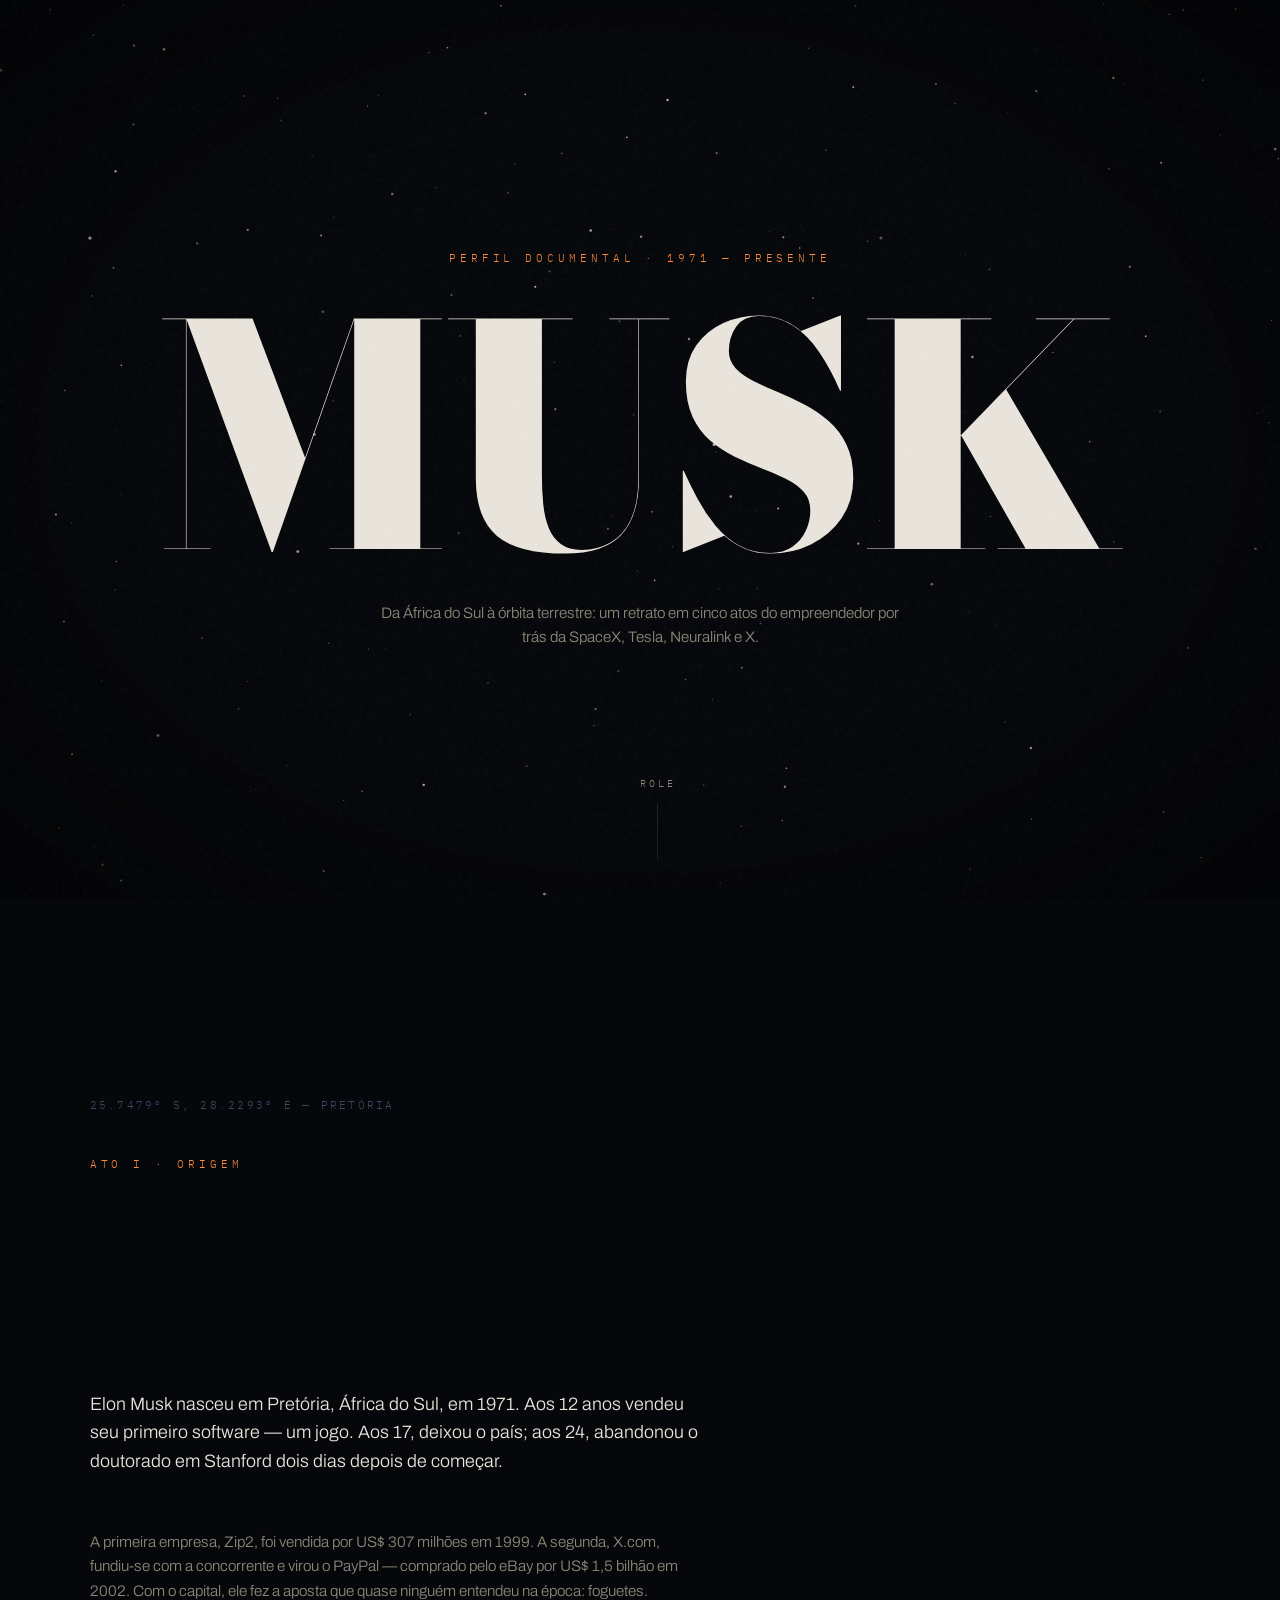
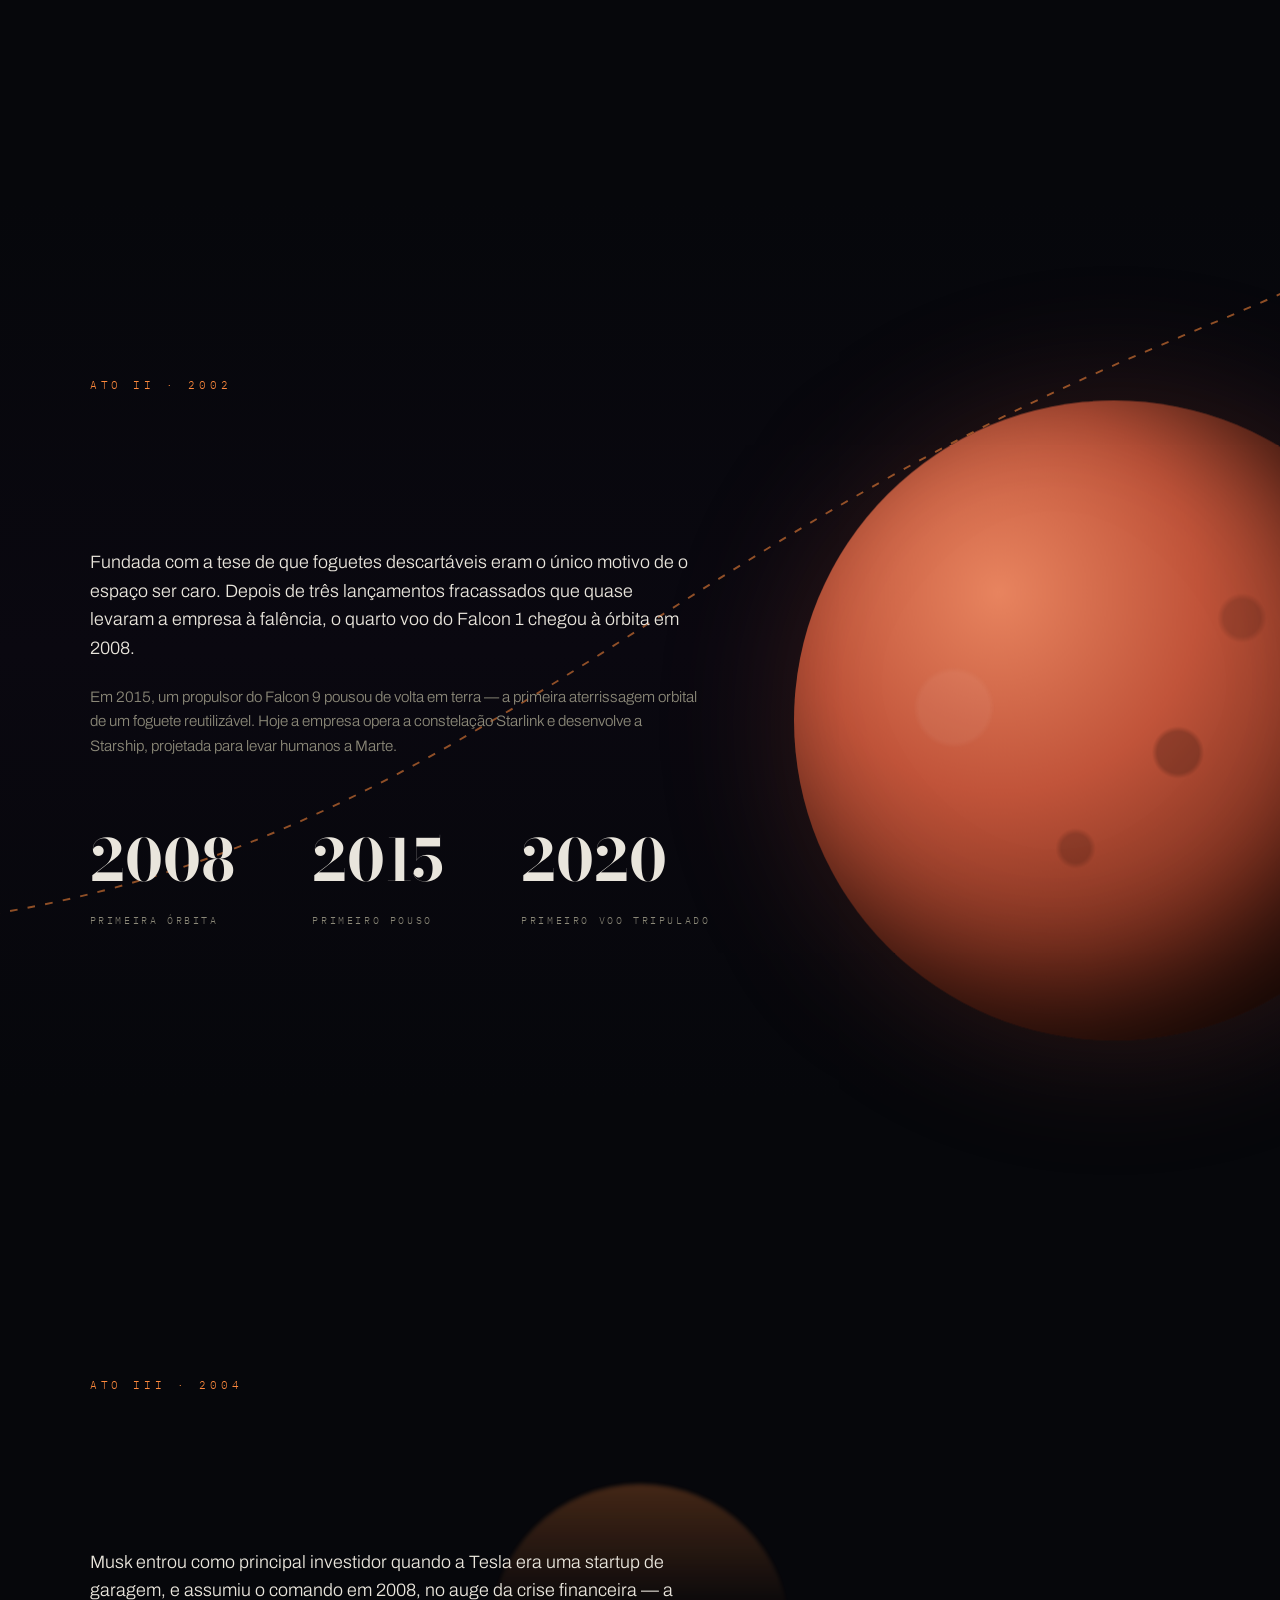
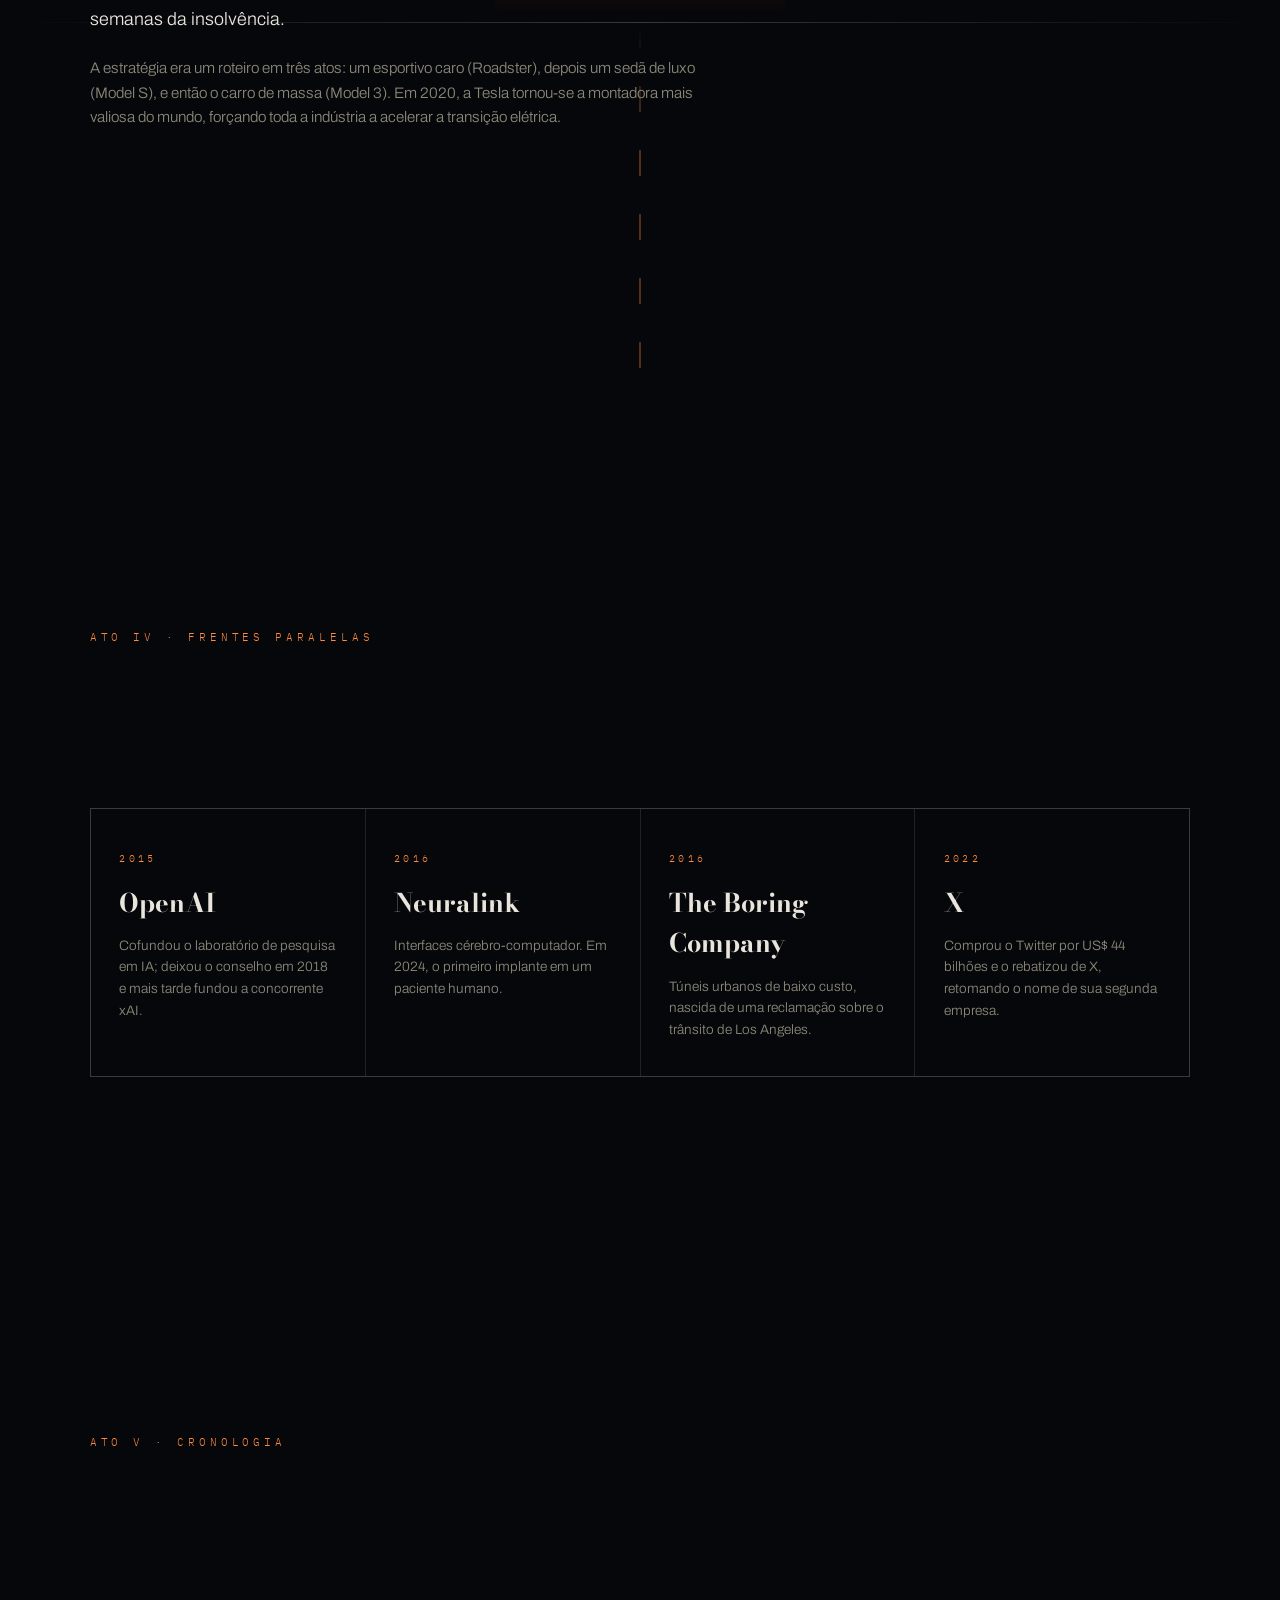
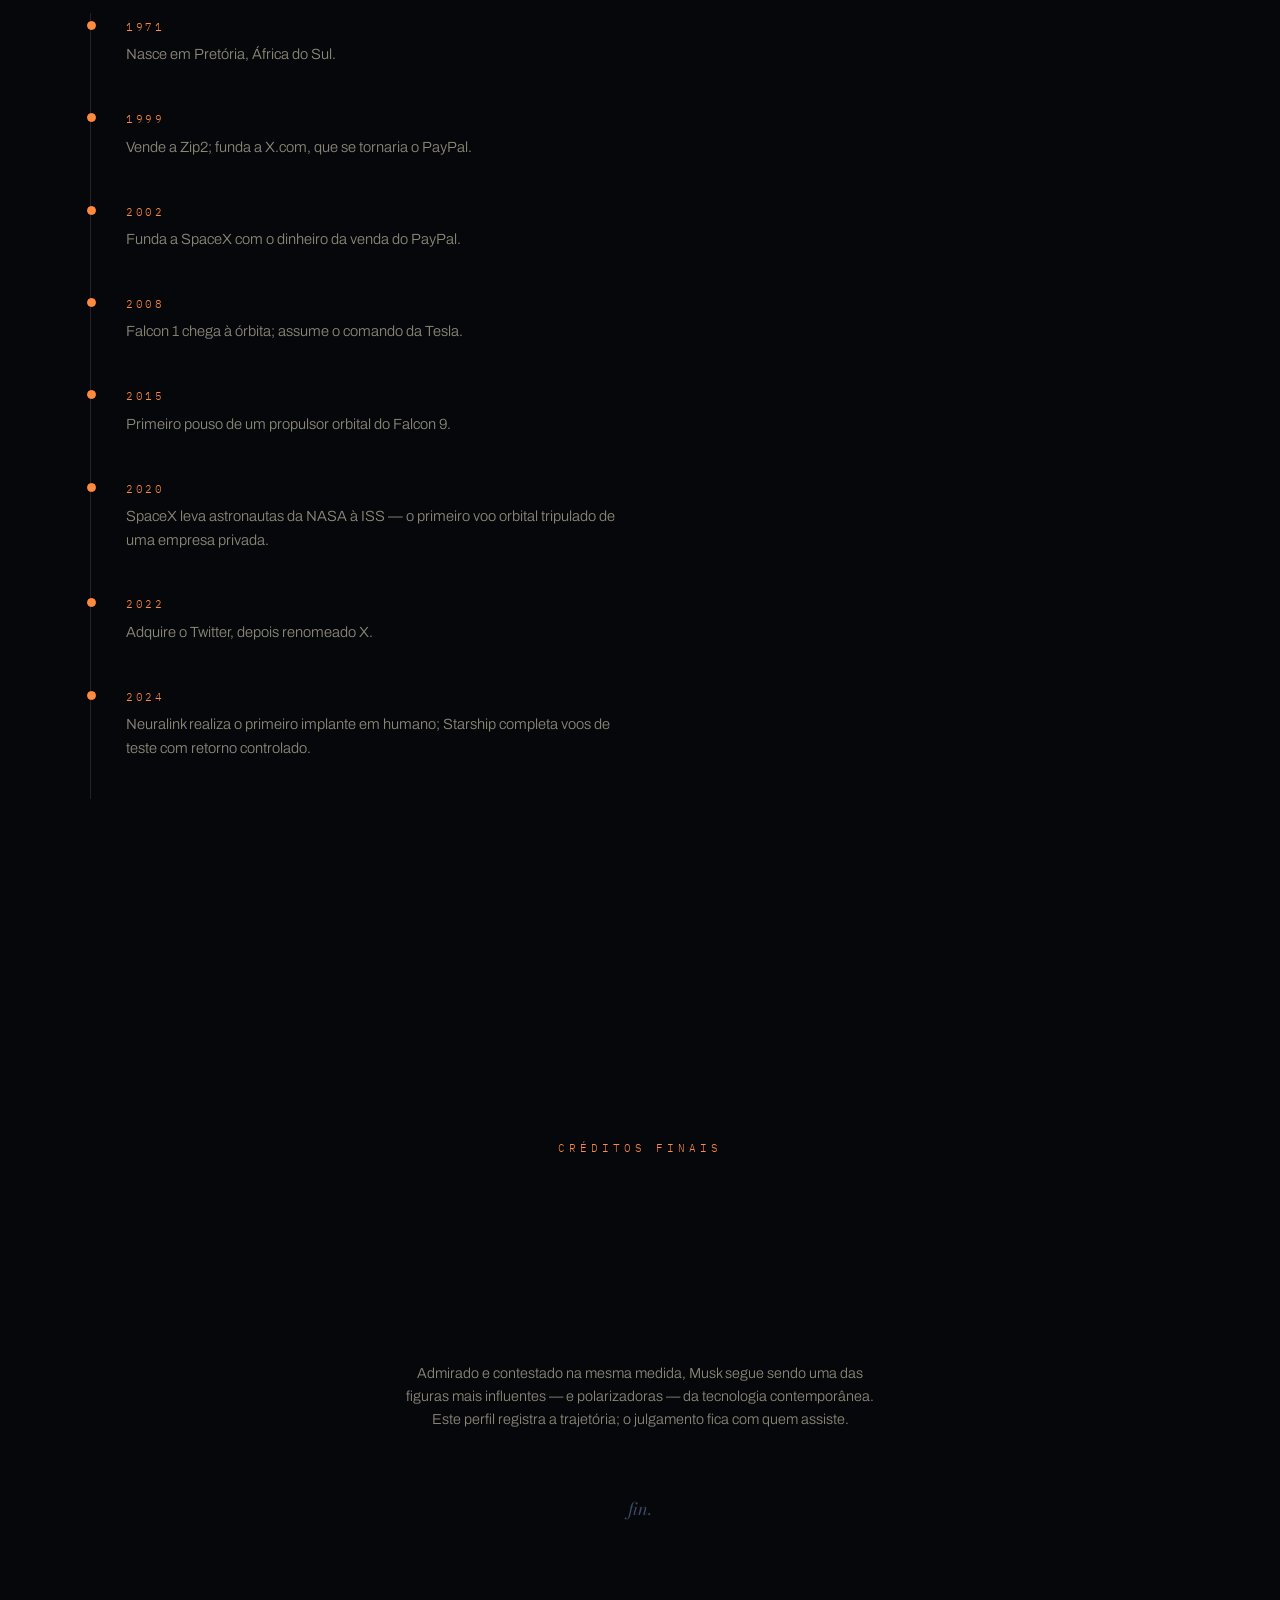
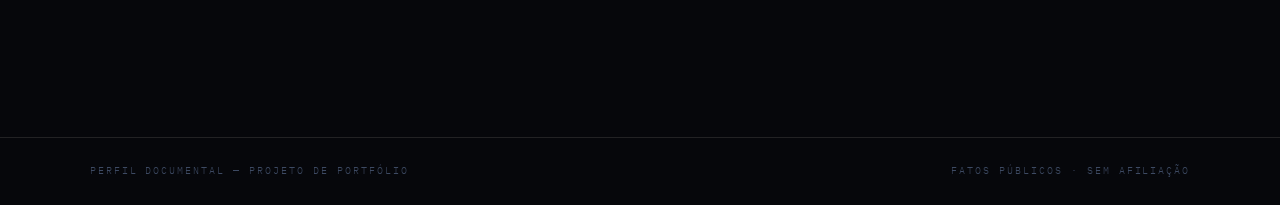
<file: musk-documentario.html>
<!DOCTYPE html>
<html lang="pt-BR">
<head>
<meta charset="UTF-8">
<meta name="viewport" content="width=device-width, initial-scale=1.0">
<title>MUSK — Um Perfil Documental</title>
<link rel="preconnect" href="https://fonts.googleapis.com">
<link href="https://fonts.googleapis.com/css2?family=Bodoni+Moda:opsz,wght@6..96,400;6..96,700;6..96,900&family=Archivo:wght@300;400;500&family=IBM+Plex+Mono:wght@300;400&display=swap" rel="stylesheet">
<style>
:root{
  --void:#06070b;
  --deep:#0b0d14;
  --ink:#e9e5dc;
  --dim:#8b8878;
  --burn:#ff8a3d;      /* queima de motor */
  --mars:#c1543a;
  --steel:#3d4a63;
  --line:rgba(233,229,220,.12);
}
*{margin:0;padding:0;box-sizing:border-box}
html{scroll-behavior:smooth}
body{
  background:var(--void);
  color:var(--ink);
  font-family:'Archivo',sans-serif;
  font-weight:300;
  overflow-x:hidden;
  line-height:1.6;
}
::selection{background:var(--burn);color:var(--void)}

/* ---------- textura de filme ---------- */
.grain{
  position:fixed;inset:0;pointer-events:none;z-index:90;opacity:.5;
  background-image:url("data:image/svg+xml,%3Csvg viewBox='0 0 200 200' xmlns='http://www.w3.org/2000/svg'%3E%3Cfilter id='n'%3E%3CfeTurbulence type='fractalNoise' baseFrequency='0.9' numOctaves='2'/%3E%3CfeColorMatrix type='saturate' values='0'/%3E%3CfeComponentTransfer%3E%3CfeFuncA type='linear' slope='0.06'/%3E%3C/feComponentTransfer%3E%3C/filter%3E%3Crect width='200' height='200' filter='url(%23n)'/%3E%3C/svg%3E");
}
.vignette{
  position:fixed;inset:0;pointer-events:none;z-index:89;
  background:radial-gradient(ellipse at center,transparent 55%,rgba(0,0,0,.55) 100%);
}

/* ---------- tipografia ---------- */
.eyebrow{
  font-family:'IBM Plex Mono',monospace;
  font-size:.7rem;letter-spacing:.35em;text-transform:uppercase;
  color:var(--burn);font-weight:300;
}
.display{
  font-family:'Bodoni Moda',serif;
  font-weight:900;line-height:.9;letter-spacing:-.01em;
}
.mono{font-family:'IBM Plex Mono',monospace;font-weight:300}

/* ---------- hero ---------- */
#stars{position:fixed;inset:0;z-index:0}
.hero{
  position:relative;min-height:100svh;z-index:2;
  display:flex;flex-direction:column;justify-content:center;align-items:center;
  text-align:center;padding:2rem;
}
.hero .eyebrow{margin-bottom:2rem;opacity:0;animation:fadeUp 1.4s .3s cubic-bezier(.16,1,.3,1) forwards}
.hero h1{
  font-size:clamp(5rem,24vw,22rem);
  color:var(--ink);
  opacity:0;animation:titleIn 2.2s .6s cubic-bezier(.16,1,.3,1) forwards;
}
.hero .sub{
  margin-top:1.5rem;max-width:34rem;color:var(--dim);font-size:.95rem;
  opacity:0;animation:fadeUp 1.4s 1.4s cubic-bezier(.16,1,.3,1) forwards;
}
.scroll-cue{
  position:absolute;bottom:2.5rem;left:50%;transform:translateX(-50%);
  display:flex;flex-direction:column;align-items:center;gap:.8rem;
  opacity:0;animation:fadeUp 1.4s 2.2s cubic-bezier(.16,1,.3,1) forwards;
}
.scroll-cue .line{width:1px;height:56px;background:var(--line);overflow:hidden;position:relative}
.scroll-cue .line::after{
  content:'';position:absolute;top:-100%;left:0;width:100%;height:100%;
  background:var(--burn);animation:drop 2.4s cubic-bezier(.16,1,.3,1) infinite;
}
@keyframes drop{0%{top:-100%}60%,100%{top:100%}}
@keyframes fadeUp{from{opacity:0;transform:translateY(24px)}to{opacity:1;transform:none}}
@keyframes titleIn{
  from{opacity:0;transform:translateY(40px);clip-path:inset(0 0 100% 0)}
  to{opacity:1;transform:none;clip-path:inset(0 0 0% 0)}
}

/* ---------- estrutura de capítulos ---------- */
main{position:relative;z-index:2}
.chapter{
  position:relative;min-height:100svh;
  display:flex;align-items:center;
  padding:clamp(4rem,10vw,9rem) clamp(1.5rem,7vw,8rem);
  background:linear-gradient(var(--void),var(--void));
}
.chapter .inner{max-width:72rem;margin:0 auto;width:100%;position:relative;z-index:3}
.chapter h2{
  font-size:clamp(2.8rem,8vw,7rem);margin:1.2rem 0 2.5rem;
}
.chapter p.lead{max-width:38rem;color:var(--ink);font-size:clamp(1rem,1.4vw,1.2rem)}
.chapter p.body-t{max-width:38rem;color:var(--dim);margin-top:1.4rem;font-size:.95rem}

/* reveal por máscara */
.reveal{opacity:0;transform:translateY(36px);transition:opacity 1.1s cubic-bezier(.16,1,.3,1),transform 1.1s cubic-bezier(.16,1,.3,1)}
.reveal.in{opacity:1;transform:none}
.reveal-mask{clip-path:inset(0 0 100% 0);transition:clip-path 1.3s cubic-bezier(.16,1,.3,1)}
.reveal-mask.in{clip-path:inset(0 0 0% 0)}
.d1{transition-delay:.12s}.d2{transition-delay:.24s}.d3{transition-delay:.36s}

/* ---------- prólogo ---------- */
.prologue .inner{display:grid;grid-template-columns:1fr;gap:2rem}
.coords{
  font-family:'IBM Plex Mono',monospace;font-size:.7rem;color:var(--steel);
  letter-spacing:.2em;margin-bottom:.6rem;
}

/* ---------- capítulo marte / spacex ---------- */
.ch-space{background:linear-gradient(180deg,var(--void) 0%,#0a0810 50%,var(--void) 100%)}
.mars{
  position:absolute;right:-12vw;top:50%;
  width:min(58vw,640px);height:min(58vw,640px);border-radius:50%;
  background:
    radial-gradient(circle at 32% 30%, #e8845f 0%, #c1543a 32%, #7a2f1e 62%, #3a140c 88%);
  box-shadow:
    inset -60px -40px 120px rgba(0,0,0,.75),
    0 0 140px rgba(193,84,58,.22);
  z-index:1;
  will-change:transform;
}
.mars::after{ /* crateras sugeridas */
  content:'';position:absolute;inset:0;border-radius:50%;
  background:
    radial-gradient(circle at 60% 55%, rgba(0,0,0,.22) 0 4%, transparent 5%),
    radial-gradient(circle at 44% 70%, rgba(0,0,0,.18) 0 2.5%, transparent 3.5%),
    radial-gradient(circle at 70% 34%, rgba(0,0,0,.15) 0 3%, transparent 4%),
    radial-gradient(circle at 25% 48%, rgba(255,255,255,.05) 0 6%, transparent 7%);
}
.trajectory{
  position:absolute;inset:0;z-index:2;pointer-events:none;overflow:visible;
}
.trajectory path{
  fill:none;stroke:var(--burn);stroke-width:1.5;stroke-dasharray:6 8;opacity:.55;
}
.traj-ship{fill:var(--ink)}

/* estatísticas */
.stats{display:flex;gap:clamp(2rem,6vw,5rem);margin-top:3.5rem;flex-wrap:wrap}
.stat .num{
  font-family:'Bodoni Moda',serif;font-weight:700;
  font-size:clamp(2.2rem,4.5vw,3.6rem);color:var(--ink);
}
.stat .lbl{font-family:'IBM Plex Mono',monospace;font-size:.65rem;letter-spacing:.25em;text-transform:uppercase;color:var(--dim);margin-top:.4rem}

/* ---------- capítulo estrada / tesla ---------- */
.ch-road{overflow:hidden}
.road-scene{
  position:absolute;inset:0;z-index:1;opacity:.9;
}
.horizon{
  position:absolute;left:0;right:0;top:58%;height:1px;
  background:linear-gradient(90deg,transparent,rgba(233,229,220,.25),transparent);
}
.road-lines{position:absolute;left:50%;top:58%;bottom:0;width:2px;transform:translateX(-50%);
  background:repeating-linear-gradient(180deg,var(--burn) 0 26px,transparent 26px 64px);
  opacity:.35;
  mask-image:linear-gradient(180deg,transparent,black 30%);
  -webkit-mask-image:linear-gradient(180deg,transparent,black 30%);
  animation:roadmove 1.2s linear infinite;
}
@keyframes roadmove{from{background-position-y:0}to{background-position-y:90px}}
.sun{
  position:absolute;left:50%;top:58%;transform:translate(-50%,-92%);
  width:min(34vw,300px);height:min(17vw,150px);border-radius:300px 300px 0 0;
  background:linear-gradient(180deg,var(--burn),transparent 90%);
  opacity:.28;filter:blur(2px);
}

/* ---------- ventures em cenas ---------- */
.scenes{display:grid;grid-template-columns:repeat(auto-fit,minmax(240px,1fr));gap:1px;background:var(--line);border:1px solid var(--line);margin-top:3rem}
.scene{background:var(--void);padding:2.2rem 1.8rem;transition:background 1s cubic-bezier(.16,1,.3,1)}
.scene:hover{background:var(--deep)}
.scene .yr{font-family:'IBM Plex Mono',monospace;font-size:.65rem;color:var(--burn);letter-spacing:.3em}
.scene h3{font-family:'Bodoni Moda',serif;font-weight:700;font-size:1.6rem;margin:.8rem 0 .7rem}
.scene p{font-size:.85rem;color:var(--dim)}

/* ---------- timeline ---------- */
.timeline{border-left:1px solid var(--line);margin-top:3rem;max-width:40rem}
.t-item{padding:0 0 2.4rem 2.2rem;position:relative}
.t-item::before{
  content:'';position:absolute;left:-4px;top:.5em;width:7px;height:7px;border-radius:50%;
  background:var(--void);border:1px solid var(--burn);
  transition:background .8s cubic-bezier(.16,1,.3,1);
}
.t-item.in::before{background:var(--burn)}
.t-item .yr{font-family:'IBM Plex Mono',monospace;font-size:.7rem;color:var(--burn);letter-spacing:.25em}
.t-item p{color:var(--dim);font-size:.92rem;margin-top:.3rem;max-width:32rem}

/* ---------- créditos ---------- */
.credits{
  min-height:90svh;display:flex;flex-direction:column;justify-content:center;align-items:center;
  text-align:center;padding:6rem 2rem;position:relative;z-index:2;
}
.credits .display{font-size:clamp(2.4rem,7vw,5.5rem);margin:1.4rem 0}
.credits p{color:var(--dim);max-width:30rem;font-size:.9rem}
.credits .fin{
  margin-top:4rem;font-family:'Bodoni Moda',serif;font-style:italic;font-weight:400;
  font-size:1.1rem;color:var(--steel);
}

footer{
  position:relative;z-index:2;border-top:1px solid var(--line);
  padding:1.6rem clamp(1.5rem,7vw,8rem);
  display:flex;justify-content:space-between;gap:1rem;flex-wrap:wrap;
  font-family:'IBM Plex Mono',monospace;font-size:.62rem;letter-spacing:.2em;
  text-transform:uppercase;color:var(--steel);
}

/* acessibilidade / mobile */
@media (max-width:720px){
  .mars{right:-40vw;opacity:.55}
  .stats{gap:1.6rem}
}
@media (prefers-reduced-motion:reduce){
  *,*::before,*::after{animation:none!important;transition:none!important}
  .reveal,.reveal-mask{opacity:1!important;clip-path:none!important;transform:none!important}
}
:focus-visible{outline:2px solid var(--burn);outline-offset:3px}
</style>
</head>
<body>

<canvas id="stars" aria-hidden="true"></canvas>
<div class="grain" aria-hidden="true"></div>
<div class="vignette" aria-hidden="true"></div>

<!-- ATO 0 — ABERTURA -->
<header class="hero">
  <span class="eyebrow">Perfil documental · 1971 — presente</span>
  <h1 class="display">MUSK</h1>
  <p class="sub">Da África do Sul à órbita terrestre: um retrato em cinco atos do
  empreendedor por trás da SpaceX, Tesla, Neuralink e X.</p>
  <div class="scroll-cue" aria-hidden="true">
    <span class="mono" style="font-size:.6rem;letter-spacing:.3em;color:var(--dim)">ROLE</span>
    <div class="line"></div>
  </div>
</header>

<main>

<!-- ATO I — PRÓLOGO -->
<section class="chapter prologue">
  <div class="inner">
    <div class="coords reveal">25.7479° S, 28.2293° E — PRETÓRIA</div>
    <span class="eyebrow reveal d1">Ato I · Origem</span>
    <h2 class="display reveal-mask d1">O ponto de partida</h2>
    <p class="lead reveal d2">Elon Musk nasceu em Pretória, África do Sul, em 1971.
    Aos 12 anos vendeu seu primeiro software — um jogo. Aos 17, deixou o país;
    aos 24, abandonou o doutorado em Stanford dois dias depois de começar.</p>
    <p class="body-t reveal d3">A primeira empresa, Zip2, foi vendida por US$ 307 milhões em 1999.
    A segunda, X.com, fundiu-se com a concorrente e virou o PayPal — comprado pelo eBay
    por US$ 1,5 bilhão em 2002. Com o capital, ele fez a aposta que quase ninguém entendeu na época:
    foguetes.</p>
  </div>
</section>

<!-- ATO II — SPACEX -->
<section class="chapter ch-space" id="space">
  <div class="mars" id="marsEl" aria-hidden="true"></div>
  <svg class="trajectory" viewBox="0 0 1000 600" preserveAspectRatio="none" aria-hidden="true">
    <path id="trajPath" d="M -20 560 C 250 520, 420 380, 620 260 S 900 120, 1030 60"/>
    <circle class="traj-ship" id="trajShip" r="4" cx="-20" cy="560"/>
  </svg>
  <div class="inner">
    <span class="eyebrow reveal">Ato II · 2002</span>
    <h2 class="display reveal-mask d1">SpaceX</h2>
    <p class="lead reveal d2">Fundada com a tese de que foguetes descartáveis eram o único
    motivo de o espaço ser caro. Depois de três lançamentos fracassados que quase levaram
    a empresa à falência, o quarto voo do Falcon 1 chegou à órbita em 2008.</p>
    <p class="body-t reveal d3">Em 2015, um propulsor do Falcon 9 pousou de volta em terra —
    a primeira aterrissagem orbital de um foguete reutilizável. Hoje a empresa opera a
    constelação Starlink e desenvolve a Starship, projetada para levar humanos a Marte.</p>
    <div class="stats reveal d3">
      <div class="stat"><div class="num" data-count="2008">0</div><div class="lbl">Primeira órbita</div></div>
      <div class="stat"><div class="num" data-count="2015">0</div><div class="lbl">Primeiro pouso</div></div>
      <div class="stat"><div class="num" data-count="2020">0</div><div class="lbl">Primeiro voo tripulado</div></div>
    </div>
  </div>
</section>

<!-- ATO III — TESLA -->
<section class="chapter ch-road" id="road">
  <div class="road-scene" aria-hidden="true">
    <div class="sun"></div>
    <div class="horizon"></div>
    <div class="road-lines"></div>
  </div>
  <div class="inner">
    <span class="eyebrow reveal">Ato III · 2004</span>
    <h2 class="display reveal-mask d1">Tesla</h2>
    <p class="lead reveal d2">Musk entrou como principal investidor quando a Tesla era uma
    startup de garagem, e assumiu o comando em 2008, no auge da crise financeira —
    a semanas da insolvência.</p>
    <p class="body-t reveal d3">A estratégia era um roteiro em três atos: um esportivo caro
    (Roadster), depois um sedã de luxo (Model S), e então o carro de massa (Model 3).
    Em 2020, a Tesla tornou-se a montadora mais valiosa do mundo, forçando toda a
    indústria a acelerar a transição elétrica.</p>
  </div>
</section>

<!-- ATO IV — AS OUTRAS FRENTES -->
<section class="chapter">
  <div class="inner">
    <span class="eyebrow reveal">Ato IV · Frentes paralelas</span>
    <h2 class="display reveal-mask d1">Cenas simultâneas</h2>
    <div class="scenes reveal d2">
      <div class="scene">
        <span class="yr">2015</span>
        <h3>OpenAI</h3>
        <p>Cofundou o laboratório de pesquisa em IA; deixou o conselho em 2018 e mais tarde fundou a concorrente xAI.</p>
      </div>
      <div class="scene">
        <span class="yr">2016</span>
        <h3>Neuralink</h3>
        <p>Interfaces cérebro-computador. Em 2024, o primeiro implante em um paciente humano.</p>
      </div>
      <div class="scene">
        <span class="yr">2016</span>
        <h3>The Boring Company</h3>
        <p>Túneis urbanos de baixo custo, nascida de uma reclamação sobre o trânsito de Los Angeles.</p>
      </div>
      <div class="scene">
        <span class="yr">2022</span>
        <h3>X</h3>
        <p>Comprou o Twitter por US$ 44 bilhões e o rebatizou de X, retomando o nome de sua segunda empresa.</p>
      </div>
    </div>
  </div>
</section>

<!-- ATO V — LINHA DO TEMPO -->
<section class="chapter">
  <div class="inner">
    <span class="eyebrow reveal">Ato V · Cronologia</span>
    <h2 class="display reveal-mask d1">Registro de bordo</h2>
    <div class="timeline">
      <div class="t-item"><span class="yr">1971</span><p>Nasce em Pretória, África do Sul.</p></div>
      <div class="t-item"><span class="yr">1999</span><p>Vende a Zip2; funda a X.com, que se tornaria o PayPal.</p></div>
      <div class="t-item"><span class="yr">2002</span><p>Funda a SpaceX com o dinheiro da venda do PayPal.</p></div>
      <div class="t-item"><span class="yr">2008</span><p>Falcon 1 chega à órbita; assume o comando da Tesla.</p></div>
      <div class="t-item"><span class="yr">2015</span><p>Primeiro pouso de um propulsor orbital do Falcon 9.</p></div>
      <div class="t-item"><span class="yr">2020</span><p>SpaceX leva astronautas da NASA à ISS — o primeiro voo orbital tripulado de uma empresa privada.</p></div>
      <div class="t-item"><span class="yr">2022</span><p>Adquire o Twitter, depois renomeado X.</p></div>
      <div class="t-item"><span class="yr">2024</span><p>Neuralink realiza o primeiro implante em humano; Starship completa voos de teste com retorno controlado.</p></div>
    </div>
  </div>
</section>

</main>

<!-- CRÉDITOS -->
<section class="credits">
  <span class="eyebrow reveal">Créditos finais</span>
  <h2 class="display reveal-mask d1">Um retrato,<br>não um veredito.</h2>
  <p class="reveal d2">Admirado e contestado na mesma medida, Musk segue sendo uma das figuras
  mais influentes — e polarizadoras — da tecnologia contemporânea. Este perfil registra a
  trajetória; o julgamento fica com quem assiste.</p>
  <div class="fin reveal d3">fin.</div>
</section>

<footer>
  <span>Perfil documental — projeto de portfólio</span>
  <span>Fatos públicos · sem afiliação</span>
</footer>

<script>
/* ---------- starfield com parallax ---------- */
const canvas = document.getElementById('stars');
const ctx = canvas.getContext('2d');
let W, H, stars = [], mx = 0, my = 0;
const reduced = matchMedia('(prefers-reduced-motion: reduce)').matches;

function resize(){
  W = canvas.width = innerWidth * devicePixelRatio;
  H = canvas.height = innerHeight * devicePixelRatio;
  canvas.style.width = innerWidth + 'px';
  canvas.style.height = innerHeight + 'px';
  stars = Array.from({length: Math.min(320, innerWidth)}, () => ({
    x: Math.random() * W,
    y: Math.random() * H,
    z: Math.random() * .8 + .2,        // profundidade -> parallax
    r: Math.random() * 1.4 + .3,
    tw: Math.random() * Math.PI * 2     // fase de cintilação
  }));
}
resize();
addEventListener('resize', resize);
addEventListener('mousemove', e => {
  mx = (e.clientX / innerWidth - .5);
  my = (e.clientY / innerHeight - .5);
});

let t = 0;
function draw(){
  ctx.clearRect(0, 0, W, H);
  t += .016;
  const scroll = scrollY * devicePixelRatio;
  for (const s of stars){
    const px = s.x + mx * 40 * s.z * devicePixelRatio;
    const py = ((s.y - scroll * s.z * .3) % H + H) % H + my * 40 * s.z * devicePixelRatio;
    const alpha = .35 + .45 * Math.abs(Math.sin(t * .8 + s.tw)) * s.z;
    ctx.globalAlpha = alpha;
    ctx.fillStyle = s.z > .75 ? '#e9e5dc' : '#9aa4bd';
    ctx.beginPath();
    ctx.arc(px, py, s.r * s.z * devicePixelRatio, 0, Math.PI * 2);
    ctx.fill();
  }
  ctx.globalAlpha = 1;
  if (!reduced) requestAnimationFrame(draw);
}
draw(); // com reduced-motion desenha 1 frame estático

/* ---------- reveals ---------- */
const io = new IntersectionObserver(entries => {
  for (const e of entries){
    if (e.isIntersecting){ e.target.classList.add('in'); io.unobserve(e.target); }
  }
}, { threshold: .25 });
document.querySelectorAll('.reveal, .reveal-mask, .t-item').forEach(el => io.observe(el));

/* ---------- contadores ---------- */
const ioNum = new IntersectionObserver(entries => {
  for (const e of entries){
    if (!e.isIntersecting) continue;
    ioNum.unobserve(e.target);
    const end = +e.target.dataset.count;
    if (reduced){ e.target.textContent = end; continue; }
    const start = end - 60, dur = 1600, t0 = performance.now();
    (function tick(now){
      const p = Math.min((now - t0) / dur, 1);
      const ease = 1 - Math.pow(1 - p, 4);          // easeOutQuart
      e.target.textContent = Math.round(start + (end - start) * ease);
      if (p < 1) requestAnimationFrame(tick);
    })(t0);
  }
}, { threshold: .6 });
document.querySelectorAll('[data-count]').forEach(el => ioNum.observe(el));

/* ---------- parallax de Marte + trajetória ---------- */
const marsEl = document.getElementById('marsEl');
const spaceSec = document.getElementById('space');
const ship = document.getElementById('trajShip');
const path = document.getElementById('trajPath');
const pathLen = path.getTotalLength();

function onScroll(){
  if (reduced) return;
  const r = spaceSec.getBoundingClientRect();
  // progresso 0→1 enquanto a seção cruza a viewport
  const p = Math.min(Math.max((innerHeight - r.top) / (innerHeight + r.height), 0), 1);
  marsEl.style.transform = `translateY(${(-50 + (p - .5) * -22)}%) rotate(${p * 8}deg)`;
  const pt = path.getPointAtLength(p * pathLen);
  ship.setAttribute('cx', pt.x);
  ship.setAttribute('cy', pt.y);
}
addEventListener('scroll', onScroll, { passive: true });
onScroll();
</script>
</body>
</html>
</file>
<file: astra-6/style.css>
@import url('https://fonts.googleapis.com/css2?family=Barlow+Condensed:wght@600;700;800&family=DM+Sans:wght@400;500;600;700&family=IBM+Plex+Mono:wght@400;500&display=swap');
:root{--bg:#080a09;--panel:#101310;--ink:#edeee7;--muted:#8a918a;--accent:#d2ff5a;--line:#ffffff21;--pad:clamp(24px,5vw,88px);--mono:'IBM Plex Mono',monospace;--body:'DM Sans',Arial,sans-serif;--display:'Barlow Condensed','Arial Narrow',Impact,sans-serif}*{box-sizing:border-box}html{scroll-behavior:smooth;scroll-padding-top:90px}body{margin:0;background:var(--bg);color:var(--ink);font-family:var(--body);-webkit-font-smoothing:antialiased}a{color:inherit;text-decoration:none}button,input{font:inherit}button,a,input,summary{-webkit-tap-highlight-color:transparent}button{color:inherit;cursor:pointer}button:focus-visible,a:focus-visible,input:focus-visible,summary:focus-visible,canvas:focus-visible{outline:2px solid var(--accent);outline-offset:6px}button{border:0}::selection{background:var(--accent);color:var(--bg)}h1,h2,h3,p{margin:0}img{display:block;max-width:100%;object-fit:cover}.mono,.eyebrow{font-family:var(--mono);font-size:10px;letter-spacing:1.4px;line-height:1.7}.eyebrow{color:var(--accent)}.skip{position:fixed;top:-100px;background:var(--accent);color:#000;padding:15px;z-index:100}.skip:focus{top:12px}.progress{position:fixed;top:0;left:0;height:2px;background:var(--accent);width:0;z-index:100}.header{height:94px;display:flex;align-items:center;justify-content:space-between;padding:0 var(--pad);border-bottom:1px solid var(--line);position:absolute;top:0;left:0;width:100%;z-index:10}.brand{display:flex;align-items:center;gap:14px;font-size:18px;font-weight:700;letter-spacing:4px}.brand-icon{font-size:44px;font-weight:700;line-height:1;letter-spacing:-10px;position:relative;padding-right:13px;font-style:italic}.brand-icon>span{font-size:22px;color:var(--accent);position:absolute;right:-1px;top:-3px;letter-spacing:0}.brand-edition{font:7px var(--mono);letter-spacing:1.6px;display:block;margin-top:4px}.header nav{display:flex;gap:38px;align-items:center;font-size:12px}.header nav a{transition:color .2s}.header nav a:hover{color:var(--accent)}.nav-dot,.live-dot{display:inline-block;width:6px;height:6px;border-radius:50%;background:var(--accent)}.nav-dot{margin-left:5px}.live-dot{margin-right:8px;box-shadow:0 0 10px #d2ff5a55;animation:blink 3s infinite}.edition{font:10px var(--mono);letter-spacing:1.5px;border:1px solid #ffffff38;padding:12px 17px;border-radius:30px}.edition span{color:var(--accent);margin-left:15px}.hero{position:relative;min-height:850px;height:100svh;max-height:1150px;overflow:hidden;padding:125px var(--pad) 0;isolation:isolate}.hero-grid{position:absolute;inset:0;z-index:-2;background-image:linear-gradient(#ffffff04 1px,transparent 1px),linear-gradient(90deg,#ffffff04 1px,transparent 1px);background-size:100px 100px;mask-image:linear-gradient(90deg,transparent,#000)}.hero-top{display:flex;justify-content:space-between;color:#a7afa2;position:relative;z-index:2}.hero-coordinate{color:#70796f}.hero-copy{position:relative;z-index:2;width:58%;margin-top:69px;pointer-events:none}.hero-copy a{pointer-events:auto}.hero-copy .eyebrow{font-size:9px;letter-spacing:2px;margin-bottom:21px}h1{font-family:var(--display);font-size:clamp(90px,9.6vw,165px);font-weight:700;line-height:.87;letter-spacing:-2px;position:relative;width:max-content}h1>span{color:var(--accent)}h1 sup{font:20px var(--body);vertical-align:top;display:inline-block;margin:10px 0 0 8px;color:var(--accent)}.hero-description{display:flex;gap:24px;margin:29px 0 25px}.hero-description p{font-size:13px;line-height:1.8;color:#a9afa5}.cross{color:var(--accent);font-size:25px}.button{display:inline-flex;justify-content:space-between;align-items:center;gap:46px;padding:17px 22px;font-size:12px;font-weight:600;transition:background .2s,transform .2s}.primary{background:var(--accent);color:#11170b}.primary:hover{background:#e6ff9e;transform:translateY(-3px)}.button span{font-size:20px;line-height:1}.planet-scene{position:absolute;width:76%;height:95%;right:-13%;top:3%;z-index:-1;transform:translate3d(var(--px,0px),var(--py,0px),0);transition:transform 1s ease-out;pointer-events:none}.planet-scene canvas{width:100%;height:100%;position:relative;z-index:1}.planet-fallback{position:absolute;width:60%;aspect-ratio:1;border-radius:50%;top:20%;left:20%;background:radial-gradient(circle at 28% 30%,#99936d,#383d28 34%,#070a08 70%);box-shadow:-7px -4px 30px #cadf7330}.webgl-ready .planet-fallback{display:none}.orbit{position:absolute;left:8%;top:37%;width:83%;height:29%;border:1px solid #c9e79b38;border-radius:50%;transform:rotate(-31deg);z-index:2}.orbit-two{transform:rotate(-54deg);width:81%;left:9%;border-color:#c9e79b15;height:50%;top:26%}.orbit-marker{position:absolute;top:26%;right:15%;z-index:3;display:flex;align-items:center;gap:9px;color:#c1c8b1}.orbit-marker i{width:7px;height:7px;background:var(--accent);box-shadow:0 0 18px var(--accent);border-radius:50%}.orbit-marker span{font-size:8px}.hero-note{position:absolute;right:8%;bottom:245px;font-size:8px;line-height:2;color:#b8beaf}.hero-note>span:last-child{color:#657060;padding-left:22px}.tiny-cross{color:var(--accent);padding-right:10px}.portrait-label{position:absolute;right:var(--pad);bottom:99px;display:flex;align-items:center;gap:17px;width:340px;border-top:1px solid var(--line);padding-top:19px}.portrait-label img{width:67px;height:75px;filter:grayscale(1);object-position:50% 30%}.portrait-label>span:nth-child(2){display:flex;flex-direction:column;gap:7px}.portrait-label small{font-size:10px;color:#939b8c}.portrait-label .mono{font-size:7px;letter-spacing:1px}.portrait-label strong{font-size:18px;font-weight:500}.portrait-arrow{margin-left:auto;font-size:24px;color:var(--accent)}.hero-bottom{position:absolute;bottom:0;left:var(--pad);right:var(--pad);border-top:1px solid var(--line);height:65px;display:flex;align-items:center;justify-content:space-between;font-size:8px;color:#919987}.hero-bottom a{color:#d2d7cb}.ticker{overflow:hidden;border-top:1px solid var(--line);border-bottom:1px solid var(--line);padding:19px 0;background:#11160e}.ticker>div{display:flex;align-items:center;gap:45px;white-space:nowrap;width:max-content;font:500 11px var(--mono);letter-spacing:2px;animation:ticker 38s linear infinite}.ticker span{font-size:23px;color:var(--accent)}.section{padding:80px var(--pad) 100px}.section-top{display:flex;justify-content:space-between;color:#919a89;padding-bottom:25px;border-bottom:1px solid var(--line);font-size:9px}.section-top>span:first-child{color:#cbd0c2}.section-heading{display:flex;justify-content:space-between;align-items:end;margin:50px 0 47px;gap:35px}h2{font-size:clamp(36px,4.5vw,70px);font-weight:500;line-height:1.07;letter-spacing:-3px}h2 span{color:#798271}.section-heading>p{max-width:320px;color:#8e9788;font-size:13px;line-height:1.9}.company-tabs{display:grid;grid-template-columns:repeat(6,1fr);border-bottom:1px solid var(--line);margin-bottom:26px}.company-tabs button{padding:21px 12px;background:none;font-size:12px;text-align:left;border-bottom:2px solid transparent;color:#919a8c;display:flex;justify-content:space-between;gap:5px;white-space:nowrap}.company-tabs button:first-child{padding-left:0}.company-tabs button[aria-selected=true]{color:var(--accent);border-color:var(--accent)}.company-tabs button span{opacity:0}.company-tabs button[aria-selected=true] span{opacity:1}.company-panel{display:grid;grid-template-columns:1.15fr 1fr;background:var(--panel);min-height:435px}.company-art{position:relative;overflow:hidden;min-height:435px;background:#131912}.company-art>img{width:100%;height:100%;position:absolute;inset:0;filter:saturate(.65);transition:opacity .3s}.company-art:after{content:'';position:absolute;inset:0;background:linear-gradient(0deg,#0009,transparent 55%);pointer-events:none}.art-corner{position:absolute;left:28px;bottom:25px;z-index:2;font-size:8px;color:#e0e7d9}.art-number{position:absolute;top:20px;left:25px;font:11px var(--mono);z-index:2;border:1px solid #ffffff60;border-radius:50%;width:32px;height:32px;display:grid;place-items:center}.company-copy{padding:48px 46px;display:flex;align-items:start;flex-direction:column}.company-copy .eyebrow{font-size:8px}.company-copy h3{font-size:36px;letter-spacing:-1.2px;font-weight:500;line-height:1.15;margin:18px 0}.company-copy>p{color:#90998a;font-size:12px;line-height:1.9;max-width:380px}.company-facts{display:flex;gap:48px;margin:28px 0;width:100%;padding-bottom:25px;border-bottom:1px solid var(--line)}.company-facts small{display:block;color:#8b9580;font-size:8px;margin-bottom:9px}.company-facts strong{font-size:18px;font-weight:500}.text-link{background:none;padding:0;display:flex;justify-content:space-between;gap:40px;font-size:11px;align-items:center;color:var(--accent)}.text-link span{font-size:20px}.technical-art{display:none;position:absolute;inset:0;perspective:800px;background:radial-gradient(ellipse at center,#aaff4515,transparent 70%)}.tech-ring{position:absolute;left:20%;top:15%;width:60%;height:70%;border-radius:50%;border:2px solid #d2ff5a99;box-shadow:0 0 30px #d2ff5a15,inset 0 0 30px #d2ff5a15;animation:spin 16s linear infinite;transform-style:preserve-3d}.r2{animation-delay:-5s;border-color:#d2ff5a44}.r3{animation-delay:-10s;border-color:#d2ff5a22}.tech-symbol{position:absolute;inset:0;display:grid;place-items:center;font-size:120px;color:var(--accent);text-shadow:0 0 50px #d2ff5a77;animation:float 6s ease-in-out infinite}.tech-grid{position:absolute;inset:50% -50% -70%;background-image:linear-gradient(#d2ff5a15 1px,transparent 1px),linear-gradient(90deg,#d2ff5a15 1px,transparent 1px);background-size:35px 35px;transform:rotateX(60deg);mask-image:linear-gradient(transparent,#000)}.company-art[data-art=tesla] .technical-art,.company-art[data-art=neuralink] .technical-art,.company-art[data-art=xai] .technical-art,.company-art[data-art=boring] .technical-art{display:block}.company-art[data-art=tesla]>img,.company-art[data-art=neuralink]>img,.company-art[data-art=xai]>img,.company-art[data-art=boring]>img{opacity:0}.company-art[data-art=neuralink] .tech-ring{border-style:dotted;border-width:4px}.company-art[data-art=boring] .tech-ring{border-radius:20%;animation-name:tunnel}.journey{border-top:1px solid var(--line);background:#0c0f0c}.journey-layout{display:grid;grid-template-columns:1fr 1fr;gap:90px;margin-top:55px}.journey-photo{position:relative;min-height:620px;overflow:hidden}.journey-photo img{width:100%;height:100%;position:absolute;filter:grayscale(1) brightness(.6);object-position:56% center;transition:transform 1.5s}.journey-photo:hover img{transform:scale(1.04)}.journey-photo:after{content:'';position:absolute;inset:0;background:linear-gradient(0deg,#080a09e6,transparent 70%)}.photo-caption{position:absolute;top:23px;left:24px;font-size:7px;z-index:1}.photo-title{position:absolute;bottom:37px;left:34px;font-size:48px;letter-spacing:-2px;line-height:1.05;z-index:1}.photo-title em{font-family:Georgia,serif;font-weight:400;color:var(--accent)}.journey-copy{padding-top:18px}.journey-copy h2{font-size:48px;margin:22px 0}.journey-copy>p{font-size:13px;color:var(--muted);line-height:1.9;max-width:410px}.timeline{margin-top:33px}.timeline details{border-bottom:1px solid var(--line)}.timeline summary{cursor:pointer;list-style:none;padding:20px 0;display:flex;align-items:center;gap:25px;font-size:12px}.timeline summary::-webkit-details-marker{display:none}.timeline summary span{color:var(--accent);font:11px var(--mono)}.timeline summary i{margin-left:auto;font-style:normal;color:#8c9583}.timeline details[open] summary i{transform:rotate(45deg);color:var(--accent)}.timeline details p{font-size:12px;color:#8a9480;line-height:1.8;padding:0 25px 22px 58px}.lab{padding-bottom:80px}.lab-heading{display:flex;align-items:end;justify-content:space-between;margin:48px 0 42px}.lab-heading p{font-size:12px;line-height:1.8;color:#919a88}.lab-heading h2 span{color:var(--accent)}.lab-console{display:grid;grid-template-columns:1.6fr 1fr;border:1px solid var(--line)}.lab-viewport{position:relative;min-height:520px;overflow:hidden;background:radial-gradient(ellipse,#18201666,transparent 70%)}.lab-viewport canvas{width:100%;height:100%;position:absolute;inset:0;cursor:grab;touch-action:pan-y}.lab-viewport canvas:active{cursor:grabbing}.lab-grid{position:absolute;inset:0;background-image:linear-gradient(#ffffff05 1px,transparent 1px),linear-gradient(90deg,#ffffff05 1px,transparent 1px);background-size:50px 50px}.view-tag{position:absolute;top:25px;left:25px;font-size:8px;color:#8e9786;pointer-events:none}.view-tag b{color:var(--accent);font-weight:400}.view-axis{position:absolute;bottom:27px;left:27px;color:#a7b391}.drag-hint{position:absolute;bottom:27px;left:50%;transform:translateX(-50%);font-size:8px;color:#879879;white-space:nowrap;pointer-events:none}.lab-controls{border-left:1px solid var(--line);padding:37px 38px;background:#10150f}.lab-controls .eyebrow{font-size:8px}.lab-controls h3{font-size:31px;font-weight:500;letter-spacing:-1px;line-height:1.1;margin:16px 0 28px}fieldset{padding:0;margin:0 0 25px;border:0}legend{color:#9aa28f;margin-bottom:12px;font-size:8px!important}.world-options{display:flex;gap:6px}.world-options button{padding:10px 15px;background:transparent;border:1px solid #ffffff25;font-size:10px;color:#aab29e}.world-options button[aria-pressed=true]{border-color:var(--accent);background:#d2ff5a10;color:var(--accent)}.range-label{display:flex;justify-content:space-between;font-size:8px;color:#9aa28f}.range-label output{color:var(--accent)}input[type=range]{width:100%;margin:17px 0 9px;accent-color:var(--accent);cursor:pointer;height:5px}.range-extremes{display:flex;justify-content:space-between;font-size:7px;color:#75806c;margin-bottom:24px}.control-button{display:flex;justify-content:space-between;align-items:center;border-top:1px solid var(--line);background:transparent;width:100%;padding:16px 0;text-align:left;font-size:11px}.control-button span{color:var(--accent)}.control-button[aria-pressed=true]{color:var(--accent)}#reset{margin-top:13px;width:100%;font-size:10px}.lab-disclaimer{font-size:9px;line-height:1.7;color:#87917b;margin-top:23px}.lab-fallback{position:absolute;inset:35% 15%;color:var(--muted);text-align:center}.closing{min-height:630px;position:relative;isolation:isolate;overflow:hidden}.closing .section-top{position:relative;z-index:1}.closing-image{position:absolute;inset:0;z-index:-1;background:linear-gradient(0deg,#080a0999,#080a0988),url('../musk/img/earth-limb.jpg') center 45%/cover}.closing-content{text-align:center;padding-top:73px}.closing-content .eyebrow{font-size:8px}.closing h2{font-size:clamp(65px,8vw,130px);font-weight:500;letter-spacing:-6px;line-height:.95;margin:28px 0 32px}.closing h2 em{font-family:Georgia,serif;color:var(--accent);font-weight:400}.closing-coordinates{position:absolute;bottom:25px;left:var(--pad);font-size:8px;color:#a5ad9a}.footer{padding:40px var(--pad);display:flex;align-items:center;justify-content:space-between;gap:25px;border-top:1px solid var(--line)}.footer .brand{font-size:14px}.footer .brand-icon{font-size:34px}.footer p{font-size:9px;line-height:1.9;color:#818b76}.credits-button,.index-link{font-size:9px;color:#a2ad94;background:transparent;padding:10px 0}.credits-button:hover,.index-link:hover{color:var(--accent)}dialog{width:min(600px,calc(100% - 32px));max-height:85svh;background:#141a12;color:var(--ink);border:1px solid #728354;padding:35px}dialog::backdrop{background:#000b;backdrop-filter:blur(10px)}.dialog-top{display:flex;justify-content:space-between;gap:12px;align-items:center}.dialog-top button{background:transparent;font-size:20px;padding:10px}dialog h2{font-size:40px;margin:22px 0}dialog p{font-size:12px;color:#a3ad99;line-height:1.8;margin:12px 0}dialog h3{font-size:14px;margin-top:25px}dialog p a{text-decoration:underline;color:var(--accent)}.reveal{opacity:1}.js-motion .reveal{opacity:0;transform:translateY(28px);transition:opacity .8s,transform .8s}.js-motion .reveal.visible{opacity:1;transform:none}@keyframes ticker{to{transform:translateX(-50%)}}@keyframes blink{50%{opacity:.4}}@keyframes spin{from{transform:rotateY(0deg) rotateX(55deg) rotateZ(0deg)}to{transform:rotateY(360deg) rotateX(55deg) rotateZ(360deg)}}@keyframes tunnel{from{transform:rotateZ(0deg) scale(.55)}50%{transform:rotateZ(90deg) scale(1.2)}to{transform:rotateZ(180deg) scale(.55)}}@keyframes float{50%{transform:translateY(-12px)}}
@media(min-width:1600px){.hero-copy{margin-top:90px}.hero-description{margin:36px 0}.hero-note{bottom:280px}.company-panel{min-height:500px}}
@media(max-width:1050px){.hero{min-height:820px}.hero-copy{width:70%}h1{font-size:clamp(86px,11.5vw,125px)}.planet-scene{right:-28%;width:100%;top:3%}.portrait-label{width:275px}.hero-note{right:5%;font-size:7px}.company-copy{padding:35px 30px}.company-copy h3{font-size:30px}.journey-layout{gap:40px}.journey-copy h2{font-size:38px}.journey-photo{min-height:600px}.lab-controls{padding:30px 25px}.footer{flex-wrap:wrap}.footer p{margin-right:auto}.company-tabs button{font-size:10px}.section-heading>p{max-width:280px}}
@media(max-width:700px){:root{--pad:22px}.header{height:78px}.brand{font-size:14px;gap:10px}.brand-icon{font-size:35px}.brand-edition{font-size:6px}.header nav{gap:16px;font-size:10px}.header nav a:nth-child(2){display:none}.edition{padding:9px 11px;font-size:8px}.edition span{margin-left:5px}.hero{height:auto;min-height:940px;max-height:none;padding-top:101px}.hero-top{font-size:8px}.hero-coordinate{display:none}.hero-copy{margin-top:45px;width:100%}.hero-copy .eyebrow{font-size:7px;margin-bottom:23px}h1{font-size:clamp(78px,16.8vw,115px);letter-spacing:-1px}h1 sup{font-size:13px}.hero-description{margin:26px 0 22px;gap:16px}.hero-description p{font-size:12px}.planet-scene{width:125%;height:570px;right:-46%;top:340px;opacity:.85}.hero-note{bottom:178px;right:24px;font-size:6px}.orbit-marker{display:none}.portrait-label{left:22px;right:auto;bottom:92px;width:235px;padding-top:15px;gap:12px}.portrait-label img{width:52px;height:60px}.portrait-label strong{font-size:16px}.portrait-label small{font-size:8px}.portrait-label .mono{font-size:6px}.portrait-arrow{font-size:20px}.hero-bottom{font-size:7px}.hero-bottom>span:nth-child(2){display:none}.ticker{padding:14px 0}.ticker>div{font-size:9px;gap:28px}.ticker span{font-size:18px}.section{padding-top:48px;padding-bottom:55px}.section-top{font-size:7px;padding-bottom:18px;gap:20px}.section-top>span:last-child{max-width:135px;text-align:right}h2{font-size:39px;letter-spacing:-1.7px}.section-heading{display:block;margin:35px 0 28px}.section-heading>p{margin-top:22px;max-width:100%;font-size:12px}.company-tabs{overflow-x:auto;grid-template-columns:repeat(6,minmax(105px,1fr));margin-bottom:20px}.company-tabs button{font-size:11px;padding:17px 14px}.company-panel{grid-template-columns:1fr}.company-art{min-height:310px}.company-copy{padding:30px 25px}.company-copy h3{font-size:31px}.company-facts{gap:50px}.journey-layout{grid-template-columns:1fr;gap:32px;margin-top:30px}.journey-photo{min-height:440px}.journey-copy{padding-top:0}.journey-copy h2{font-size:39px}.photo-title{font-size:43px;left:25px}.lab-heading{display:block;margin:35px 0 28px}.lab-heading p{margin-top:20px}.lab-console{grid-template-columns:1fr}.lab-viewport{min-height:370px}.lab-controls{border-left:0;border-top:1px solid var(--line);padding:28px}.lab-controls h3 br{display:none}.view-tag{font-size:7px;left:18px}.world-options button{flex:1}.closing{min-height:540px}.closing-content{padding-top:72px}.closing h2{font-size:80px;letter-spacing:-4px}.footer{gap:22px;padding:30px 22px}.footer p{width:calc(100% - 165px);margin:0;font-size:8px}.credits-button,.index-link{font-size:8px}dialog{padding:25px}dialog h2{font-size:35px}}
@media(prefers-reduced-motion:reduce){html{scroll-behavior:auto}*,*:before,*:after{animation:none!important;transition:none!important}.js-motion .reveal{opacity:1;transform:none}}
</file>
<file: lodestar/style.css>
/* ==================================================================
   LODESTAR L-1 — product page
   Amber over near-black, inherited from the Vale universe, but set on
   an engineering grid: hairline rules, mono annotation, wide gutters.
   ================================================================== */

:root{
  --void:      #08080b;
  --deep:      #0b0b10;
  --lift:      #101017;
  --ink:       #ece8e1;
  --soft:      #a9a69d;
  --dim:       #9a978c;
  --amber:     #e4a045;
  --amber-hot: #f6b962;
  --steel:     #7f93ad;
  --rule:      rgba(236,232,225,.11);
  --rule-soft: rgba(236,232,225,.055);

  --display: "Bodoni Moda", "Didot", "Big Caslon", Georgia, serif;
  --body:    "Archivo", "Helvetica Neue", Helvetica, Arial, sans-serif;
  --tele:    "IBM Plex Mono", ui-monospace, "SF Mono", monospace;

  --exp: cubic-bezier(.16,1,.3,1);
  --pad: clamp(1.15rem, 4.6vw, 6rem);
  --wide: 1780px;
}

*,*::before,*::after{ box-sizing:border-box; }

html{
  background:var(--void);
  scroll-behavior:smooth;
  scroll-padding-top:84px;
  -webkit-text-size-adjust:100%;
}

body{
  margin:0;
  background:var(--void);
  color:var(--ink);
  font-family:var(--body);
  font-weight:300;
  font-size:clamp(1rem,.7rem + .36vw,1.06rem);
  line-height:1.66;
  overflow-x:hidden;
  -webkit-font-smoothing:antialiased;
  -moz-osx-font-smoothing:grayscale;
}

h1,h2,h3,h4,p,dl,dd,figure{ margin:0; }
ol,ul{ margin:0; padding:0; list-style:none; }
a{ color:inherit; text-decoration:none; }
button{ font:inherit; color:inherit; border:0; background:none; cursor:pointer; }
canvas{ display:block; }
::selection{ background:var(--amber); color:var(--void); }

:focus-visible{
  outline:2px solid var(--amber-hot);
  outline-offset:4px;
  border-radius:2px;
}

.skip{
  position:fixed; top:-120px; left:var(--pad); z-index:200;
  background:var(--amber); color:#120d05;
  padding:.85rem 1.3rem;
  font-family:var(--tele); font-size:.7rem; letter-spacing:.2em; text-transform:uppercase;
  transition:top 220ms var(--exp);
}
.skip:focus{ top:14px; }

.progress{
  position:fixed; inset:0 auto auto 0; z-index:120;
  height:2px; width:0; background:var(--amber);
}

.grain{
  position:fixed; inset:-14%; z-index:150; pointer-events:none;
  background-image:url("data:image/svg+xml;utf8,%3Csvg xmlns='http://www.w3.org/2000/svg' width='320' height='320'%3E%3Cfilter id='g'%3E%3CfeTurbulence type='fractalNoise' baseFrequency='0.9' numOctaves='4' stitchTiles='stitch'/%3E%3CfeComponentTransfer%3E%3CfeFuncA type='linear' slope='0.05'/%3E%3C/feComponentTransfer%3E%3C/filter%3E%3Crect width='320' height='320' filter='url(%23g)'/%3E%3C/svg%3E");
  will-change:transform;
  animation:grain 1000ms steps(1) infinite;
}
@keyframes grain{
  0%{transform:translate3d(0,0,0)}      25%{transform:translate3d(-3%,2%,0)}
  50%{transform:translate3d(2%,-3%,0)}  75%{transform:translate3d(-2%,-2%,0)}
  100%{transform:translate3d(0,0,0)}
}

/* blurring the page behind a sticky bar costs a full-width composite on every
   scroll frame; phones get a solid bar instead */
@media (max-width:900px){
  .topbar{ backdrop-filter:none; -webkit-backdrop-filter:none; background:rgba(8,8,11,.94); }
  .grain{ opacity:.6; }
}

.tele{
  font-family:var(--tele); font-weight:300;
  font-size:.63rem; letter-spacing:.26em; text-transform:uppercase;
  color:var(--dim);
}

/* ── topbar ─────────────────────────────────────────────────────── */

.topbar{
  position:sticky; top:0; z-index:110;
  display:flex; align-items:center; justify-content:space-between;
  gap:1.5rem;
  padding:.9rem var(--pad);
  background:rgba(8,8,11,.78);
  backdrop-filter:blur(14px);
  -webkit-backdrop-filter:blur(14px);
  border-bottom:1px solid var(--rule-soft);
}

.brand{
  display:flex; align-items:center; gap:.7rem;
  font-family:var(--tele); font-size:.72rem; letter-spacing:.3em;
}
.brand small{
  display:block;
  font-size:.52rem; letter-spacing:.24em; color:var(--dim);
}
.brand-mark{ color:var(--amber); font-size:.7rem; }

.topbar nav{ display:flex; gap:clamp(.9rem,2vw,2.2rem); }
.topbar nav a{
  font-family:var(--tele); font-size:.62rem; letter-spacing:.2em; text-transform:uppercase;
  color:var(--dim);
  padding:.3rem 0;
  border-bottom:1px solid transparent;
  transition:color 400ms var(--exp), border-color 400ms var(--exp);
}
.topbar nav a:hover{ color:var(--ink); border-bottom-color:var(--amber); }

.back{
  font-family:var(--tele); font-size:.62rem; letter-spacing:.2em; text-transform:uppercase;
  color:var(--dim);
  white-space:nowrap;
  transition:color 400ms var(--exp);
}
.back:hover{ color:var(--amber); }

@media (max-width:1080px){
  .topbar nav{ display:none; }
}

/* ── shared section furniture ───────────────────────────────────── */

.section{
  max-width:var(--wide);
  margin-inline:auto;
  padding:clamp(3.4rem,9vh,7rem) var(--pad);
}

.section-top{
  display:flex; flex-wrap:wrap; gap:.5rem 1.4rem; justify-content:space-between;
  padding-bottom:1.1rem;
  border-bottom:1px solid var(--rule);
}
.section-top b{ color:var(--amber); font-weight:400; }

h2{
  font-family:var(--display); font-weight:900;
  font-size:clamp(2.1rem,6vw,4.4rem);
  line-height:.96; letter-spacing:-.035em;
}
h2 em{ font-style:italic; font-weight:700; color:var(--amber); }

h3{
  font-family:var(--body); font-weight:500;
  font-size:clamp(1.02rem,.95rem + .25vw,1.18rem);
  letter-spacing:-.01em;
}

.reveal{
  opacity:0; transform:translateY(22px);
  transition:opacity 900ms var(--exp), transform 900ms var(--exp);
}
.reveal.visible{ opacity:1; transform:none; }

/* ── hero ───────────────────────────────────────────────────────── */

.hero{
  position:relative;
  min-height:calc(100svh - 56px);
  display:grid;
  grid-template-columns:minmax(0,1fr);
  grid-template-rows:1fr auto;
  overflow:hidden;
}

.hero-stage{ position:absolute; inset:0; z-index:0; }
.hero-stage canvas{ width:100%; height:100%; }
.hero-vignette{
  position:absolute; inset:0; pointer-events:none;
  background:
    radial-gradient(120% 90% at 62% 44%, transparent 38%, rgba(5,5,7,.55) 78%, rgba(5,5,7,.9) 100%),
    linear-gradient(90deg, rgba(8,8,11,.92) 0%, rgba(8,8,11,.58) 34%, transparent 62%);
}

.hero-copy{
  position:relative; z-index:2;
  align-self:center;
  padding:clamp(2rem,6vh,4rem) var(--pad) 0;
  /* border-box: the cap has to carry the gutters, or the copy column
     collapses to a sliver on a 2560 px screen */
  max-width:min(calc(46ch + var(--pad) * 2), 94vw);
}

.eyebrow{ display:flex; align-items:center; flex-wrap:wrap; gap:.4rem .9rem; }
.eyebrow span{ min-width:0; }
.eyebrow::before{
  content:""; width:clamp(26px,3.4vw,54px); height:1px; flex:none;
  background:var(--amber);
}

.hero h1{
  margin-top:clamp(1rem,3vh,1.9rem);
  font-family:var(--display); font-weight:900;
  font-size:clamp(3.6rem,11.5vw,10.5rem);
  line-height:.84; letter-spacing:-.05em;
  white-space:nowrap;
}
/* Bodoni's hyphen vanishes at display size, so the dash is drawn and the
   character stays in the DOM for the accessible name. */
.hero h1 em{
  font-style:normal; color:transparent;
  position:relative; margin-inline:-.04em;
}
.hero h1 em::after{
  content:""; position:absolute;
  left:14%; right:14%; top:54%; height:.052em;
  background:var(--amber);
}

.lede{
  margin-top:clamp(1.1rem,2.6vh,1.8rem);
  color:var(--soft);
  max-width:38ch;
}

.hero-stats{
  margin-top:clamp(1.6rem,4vh,2.6rem);
  display:flex; flex-wrap:wrap;
  gap:1rem clamp(1.4rem,3vw,2.6rem);
  max-width:640px;
}
.hero-stats > div{ flex:0 1 auto; min-width:116px; max-width:170px; }
.hero-stats b{
  display:block;
  font-family:var(--display); font-weight:700;
  font-size:clamp(1.45rem,2.6vw,2.1rem);
  line-height:1.05; letter-spacing:-.02em;
  color:var(--ink);
}
.hero-stats span{ display:block; margin-top:.25rem; font-size:.58rem; }

.hero-foot{
  position:relative; z-index:2;
  display:flex; flex-wrap:wrap; gap:.6rem 1.6rem; justify-content:space-between;
  padding:1.2rem var(--pad) 1.6rem;
  border-top:1px solid var(--rule-soft);
}
.hero-foot a{ color:var(--soft); }
.hero-foot a:hover{ color:var(--amber); }

/* a canvas-free fallback, shown only when WebGL is missing */
.fallback{
  position:absolute; inset:0;
  display:none;
  flex-direction:column; align-items:center; justify-content:center;
  gap:1.2rem;
  padding:2rem;
  background:radial-gradient(90% 80% at 60% 40%, rgba(228,160,69,.07), transparent 62%), var(--deep);
  text-align:center;
}
.fallback svg{ width:auto; height:min(58vh,440px); }
.fallback p{ max-width:34ch; color:var(--soft); font-size:.86rem; }
.no-webgl canvas{ display:none; }
.no-webgl .fallback{ display:flex; }

@media (max-width:860px){
  .hero{ min-height:0; grid-template-rows:auto auto auto; }
  .hero-stage{
    position:relative; inset:auto;
    height:min(46svh,420px); min-height:300px;
    border-bottom:1px solid var(--rule-soft);
  }
  .hero-vignette{
    background:linear-gradient(180deg, rgba(8,8,11,.5) 0%, transparent 26%,
      transparent 64%, rgba(8,8,11,.75) 100%);
  }
  .hero-copy{ max-width:none; padding-top:clamp(1.4rem,4vh,2.4rem); }
  .hero h1{ font-size:clamp(4.6rem,24vw,8rem); }
  .fallback svg{ height:min(34vh,260px); }
}

/* ── overview ───────────────────────────────────────────────────── */

.overview-grid{
  margin-top:clamp(2rem,5vh,3.4rem);
  display:grid;
  grid-template-columns:minmax(0,1fr) minmax(0,1fr);
  gap:clamp(1.8rem,5vw,5rem);
  align-items:start;
}
.overview-copy p + p{ margin-top:1.1rem; }
.overview-copy p{ color:var(--soft); max-width:56ch; }

.overview-facts{
  margin-top:clamp(1.6rem,4vh,2.4rem);
  display:grid; grid-template-columns:repeat(auto-fit,minmax(130px,1fr));
  gap:1.2rem;
  border-top:1px solid var(--rule);
  padding-top:1.2rem;
}
.overview-facts dd{
  font-family:var(--display); font-weight:700;
  font-size:1.5rem; letter-spacing:-.02em;
  margin-top:.2rem;
}

@media (max-width:860px){
  .overview-grid{ grid-template-columns:1fr; }
}

/* ── exploded view ──────────────────────────────────────────────── */

.explode{ border-top:1px solid var(--rule-soft); }
.explode-track{ height:440vh; position:relative; }
.explode-sticky{
  position:sticky; top:0;
  height:100svh;
  max-width:var(--wide);
  margin-inline:auto;
  padding:calc(56px + 1.2rem) var(--pad) 1.4rem;
  display:flex; flex-direction:column;
}
.readout b{ color:var(--amber); font-weight:400; }

.explode-layout{
  flex:1; min-height:0;
  margin-top:1.2rem;
  display:grid;
  grid-template-columns:minmax(0,1.05fr) minmax(0,.95fr);
  gap:clamp(1rem,3vw,3.4rem);
  align-items:stretch;
}

.explode-stage{
  position:relative;
  min-height:0;
  background:
    radial-gradient(80% 70% at 50% 42%, rgba(228,160,69,.055), transparent 64%),
    linear-gradient(180deg, var(--deep), var(--void));
  border:1px solid var(--rule-soft);
}
.explode-stage canvas{ width:100%; height:100%; position:relative; z-index:1; }
.explode-stage::before,.viewer-stage::before{
  content:""; position:absolute; inset:0; z-index:0; pointer-events:none;
  background-image:
    repeating-linear-gradient(0deg, var(--rule-soft) 0 1px, transparent 1px 64px),
    repeating-linear-gradient(90deg, var(--rule-soft) 0 1px, transparent 1px 64px);
  opacity:.5;
}

.stage-list{
  display:flex; flex-direction:column; justify-content:center;
  gap:clamp(.3rem,1.4vh,1rem);
  min-height:0;
}
.stage-item{
  position:relative;
  padding:clamp(.5rem,1.4vh,1rem) 0 clamp(.5rem,1.4vh,1rem) clamp(2.6rem,4vw,3.6rem);
  border-top:1px solid var(--rule-soft);
  opacity:.82;
  transition:opacity 600ms var(--exp);
}
.stage-item:last-child{ border-bottom:1px solid var(--rule-soft); }
.stage-item .num{
  position:absolute; left:0; top:clamp(.75rem,1.7vh,1.25rem);
  color:var(--dim);
}
.stage-item::before{
  content:""; position:absolute; left:0; top:-1px; height:1px; width:0;
  background:var(--amber);
  transition:width 700ms var(--exp);
}
.stage-item p{
  margin-top:.35rem; color:var(--soft);
  font-size:clamp(.84rem,.8rem + .15vw,.95rem);
  max-width:46ch;
}
.stage-item .spec{ display:block; margin-top:.5rem; color:var(--dim); font-size:.58rem; }
.stage-item h3{ color:var(--soft); transition:color 600ms var(--exp); }
.stage-item.is-active{ opacity:1; }
.stage-item.is-active h3{ color:var(--ink); }
.stage-item.is-active::before{ width:100%; }
.stage-item.is-active .num{ color:var(--amber); }

.stepper{ display:none; margin-top:1.4rem; }
.stepper-buttons{
  margin-top:.7rem;
  display:flex; flex-wrap:wrap; gap:.5rem;
}
.stepper-buttons button{
  padding:.55rem .9rem;
  border:1px solid var(--rule);
  font-family:var(--tele); font-size:.6rem; letter-spacing:.16em; text-transform:uppercase;
  color:var(--soft);
  transition:border-color 300ms var(--exp), color 300ms var(--exp), background-color 300ms var(--exp);
}
.stepper-buttons button:hover{ color:var(--ink); border-color:var(--amber); }
.stepper-buttons button[aria-pressed="true"]{
  background:var(--amber); border-color:var(--amber); color:#120d05;
}

@media (max-width:980px){
  .explode-layout{ grid-template-columns:1fr; grid-template-rows:minmax(0,1fr) auto; }
  .stage-item{ padding-top:.45rem; padding-bottom:.45rem; }
  .stage-item:not(.is-active) p{ display:none; }
  .stage-item:not(.is-active) .spec{ display:none; }
}

/* ── viewer ─────────────────────────────────────────────────────── */

.viewer{ border-top:1px solid var(--rule-soft); }
.viewer-heading{
  margin-top:clamp(1.8rem,5vh,3rem);
  display:flex; flex-wrap:wrap; gap:1rem 3rem; align-items:end; justify-content:space-between;
}
.viewer-heading p{ color:var(--soft); max-width:42ch; }

.viewer-shell{
  margin-top:clamp(1.6rem,4vh,2.6rem);
  display:grid;
  grid-template-columns:minmax(0,1fr) minmax(220px,.34fr);
  gap:clamp(1rem,3vw,2.6rem);
  align-items:stretch;
}

.viewer-stage{
  position:relative;
  aspect-ratio:16/10;
  min-height:340px;
  border:1px solid var(--rule-soft);
  background:
    radial-gradient(70% 70% at 54% 46%, rgba(228,160,69,.06), transparent 62%),
    linear-gradient(180deg, var(--deep), var(--void));
}
.viewer-stage canvas{
  width:100%; height:100%;
  position:relative; z-index:1;
  cursor:grab;
  touch-action:none;
}
.viewer-stage canvas:active{ cursor:grabbing; }

.viewer-angle,.viewer-hint{
  position:absolute; bottom:.9rem;
  pointer-events:none;
}
.viewer-angle{ left:1rem; }
.viewer-angle b{ color:var(--amber); font-weight:400; }
.viewer-hint{ right:1rem; }

.viewer-controls{
  display:flex; flex-direction:column; gap:.7rem;
  padding:clamp(1rem,2vw,1.6rem);
  border:1px solid var(--rule-soft);
  background:var(--deep);
}
.control{
  display:flex; align-items:center; justify-content:space-between; gap:1rem;
  padding:.8rem 1rem;
  border:1px solid var(--rule);
  font-size:.88rem;
  transition:border-color 300ms var(--exp), color 300ms var(--exp);
}
.control:hover:not(:disabled){ border-color:var(--amber); color:var(--amber-hot); }
.control[aria-pressed="true"]{ border-color:var(--amber); color:var(--amber); }
.control:disabled{ opacity:.4; cursor:not-allowed; }

.help{
  margin-top:.4rem;
  color:var(--soft);
  font-size:.8rem; line-height:1.7;
}
kbd{
  font-family:var(--tele); font-size:.7rem;
  padding:.08em .4em;
  border:1px solid var(--rule);
  color:var(--ink);
}

@media (max-width:860px){
  .viewer-shell{ grid-template-columns:1fr; }
  .viewer-stage{ aspect-ratio:4/5; min-height:0; }
}

/* ── specification ──────────────────────────────────────────────── */

.specs{ border-top:1px solid var(--rule-soft); }
.specs-grid{
  margin-top:clamp(1.8rem,5vh,3rem);
  display:grid;
  grid-template-columns:repeat(auto-fit,minmax(min(100%,270px),1fr));
  gap:clamp(1.4rem,3vw,3rem);
}
.spec-group h3{ color:var(--amber); }
.spec-group dl{ margin-top:1rem; }
.spec-group dl > div{
  display:flex; align-items:baseline; justify-content:space-between; gap:1rem;
  padding:.7rem 0;
  border-top:1px solid var(--rule-soft);
}
.spec-group dt{ color:var(--soft); font-size:.92rem; }
.spec-group dd{
  font-family:var(--tele); font-size:.84rem;
  text-align:right;
  letter-spacing:.02em;
}

/* ── mission ────────────────────────────────────────────────────── */

.mission{ border-top:1px solid var(--rule-soft); }
.mission-layout{
  margin-top:clamp(1.8rem,5vh,3rem);
  display:grid;
  grid-template-columns:minmax(0,1fr) minmax(0,1fr);
  gap:clamp(1.6rem,4vw,4rem);
  align-items:start;
}
.mission-chart{
  position:sticky; top:96px;
  border:1px solid var(--rule-soft);
  background:linear-gradient(180deg, var(--deep), var(--void));
  padding:clamp(.8rem,2vw,1.6rem);
}
.mission-chart svg{ width:100%; height:auto; }

.mission-list li{
  display:grid;
  grid-template-columns:minmax(92px,auto) minmax(0,1fr);
  gap:.5rem 1.4rem;
  padding:1rem 0;
  border-top:1px solid var(--rule-soft);
}
.mission-list .t{ color:var(--amber); padding-top:.22rem; }
.mission-list p{ margin-top:.25rem; color:var(--soft); font-size:.92rem; }

.recovery{
  margin-top:clamp(2rem,5vh,3.4rem);
  display:grid;
  grid-template-columns:repeat(auto-fit,minmax(min(100%,240px),1fr));
  gap:clamp(1rem,2.4vw,2rem);
}
.recovery article{
  padding:clamp(1.1rem,2.2vw,1.8rem);
  border:1px solid var(--rule-soft);
  background:var(--deep);
}
.recovery h3{ font-family:var(--display); font-weight:700; font-size:1.5rem; letter-spacing:-.02em; }
.recovery .tele{ margin-top:.5rem; color:var(--amber); }
.recovery p + p{ margin-top:.8rem; color:var(--soft); font-size:.92rem; }

@media (max-width:860px){
  .mission-layout{ grid-template-columns:1fr; }
  .mission-chart{ position:static; }
}

/* ── closing & footer ───────────────────────────────────────────── */

.closing{ border-top:1px solid var(--rule-soft); }
.closing-inner{
  margin-top:clamp(2rem,6vh,4rem);
  display:flex; flex-wrap:wrap; gap:1.6rem 3rem; align-items:end; justify-content:space-between;
}
.button{
  display:inline-flex; align-items:center; gap:.8rem;
  padding:.9rem 1.5rem;
  border:1px solid var(--amber);
  color:var(--amber);
  font-family:var(--tele); font-size:.64rem; letter-spacing:.22em; text-transform:uppercase;
  transition:background-color 400ms var(--exp), color 400ms var(--exp);
}
.button:hover{ background:var(--amber); color:#120d05; }

.footer{
  max-width:var(--wide);
  margin-inline:auto;
  padding:clamp(2rem,5vh,3.4rem) var(--pad) clamp(2.4rem,6vh,4rem);
  border-top:1px solid var(--rule);
}
.footer-note p{
  max-width:72ch;
  color:var(--soft);
  font-size:.92rem;
}
.footer-note strong{ color:var(--ink); font-weight:500; }
.colophon{
  margin-top:1.6rem;
  display:flex; flex-wrap:wrap; gap:.6rem 2rem;
}
.colophon a:hover{ color:var(--amber); }

/* ── reduced motion ─────────────────────────────────────────────── */

@media (prefers-reduced-motion:reduce){
  html{ scroll-behavior:auto; }
  *,*::before,*::after{ animation:none !important; transition:none !important; }
  .reveal{ opacity:1; transform:none; }
}

.reduced-motion .explode-track{ height:auto; }
.reduced-motion .explode-sticky{
  position:static;
  height:auto;
  padding-top:clamp(3rem,8vh,6rem);
}
.reduced-motion .explode-layout{
  grid-template-columns:minmax(0,1fr) minmax(0,1fr);
  align-items:start;
}
.reduced-motion .explode-stage{ aspect-ratio:3/4; }
.reduced-motion .stage-item{ opacity:1; }
.reduced-motion .stage-item:not(.is-active) p,
.reduced-motion .stage-item:not(.is-active) .spec{ display:block; }
.reduced-motion .stepper{ display:block; }

@media (max-width:980px){
  .reduced-motion .explode-layout{ grid-template-columns:1fr; }
}
</file>
